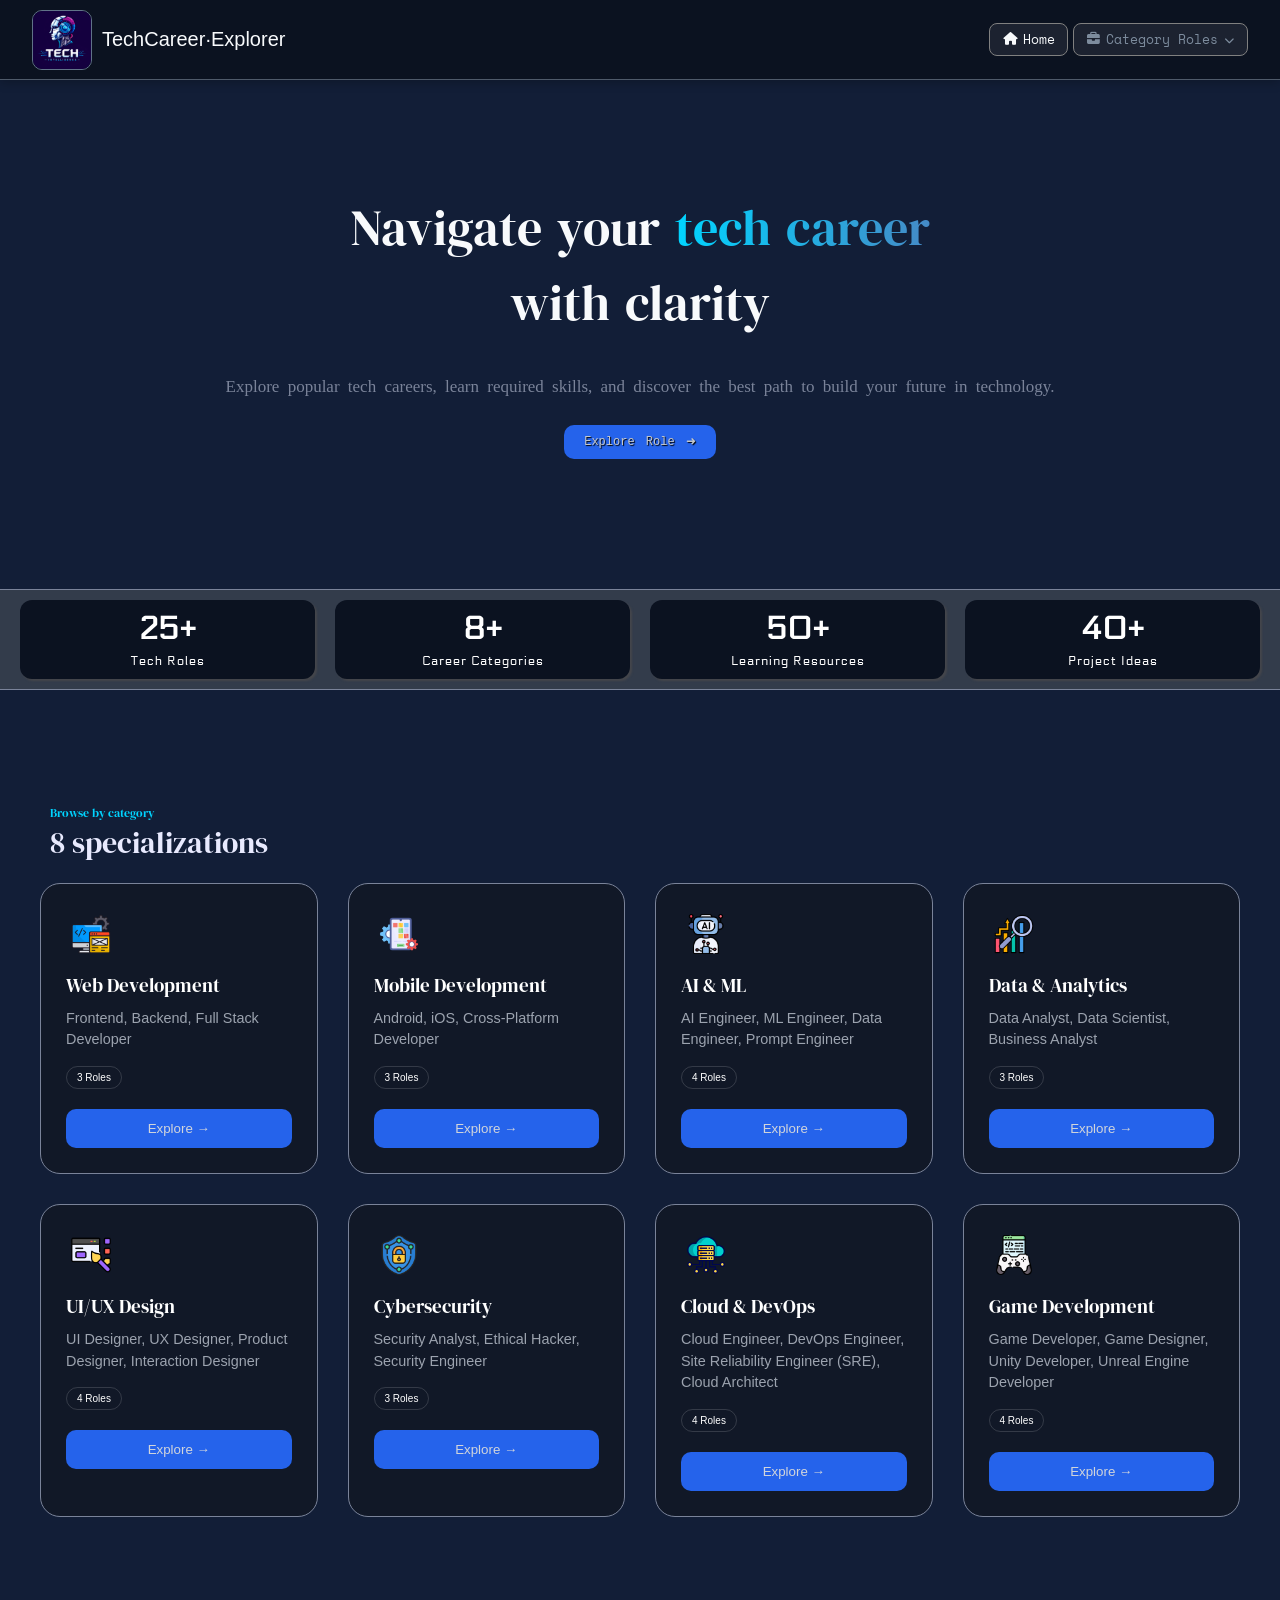
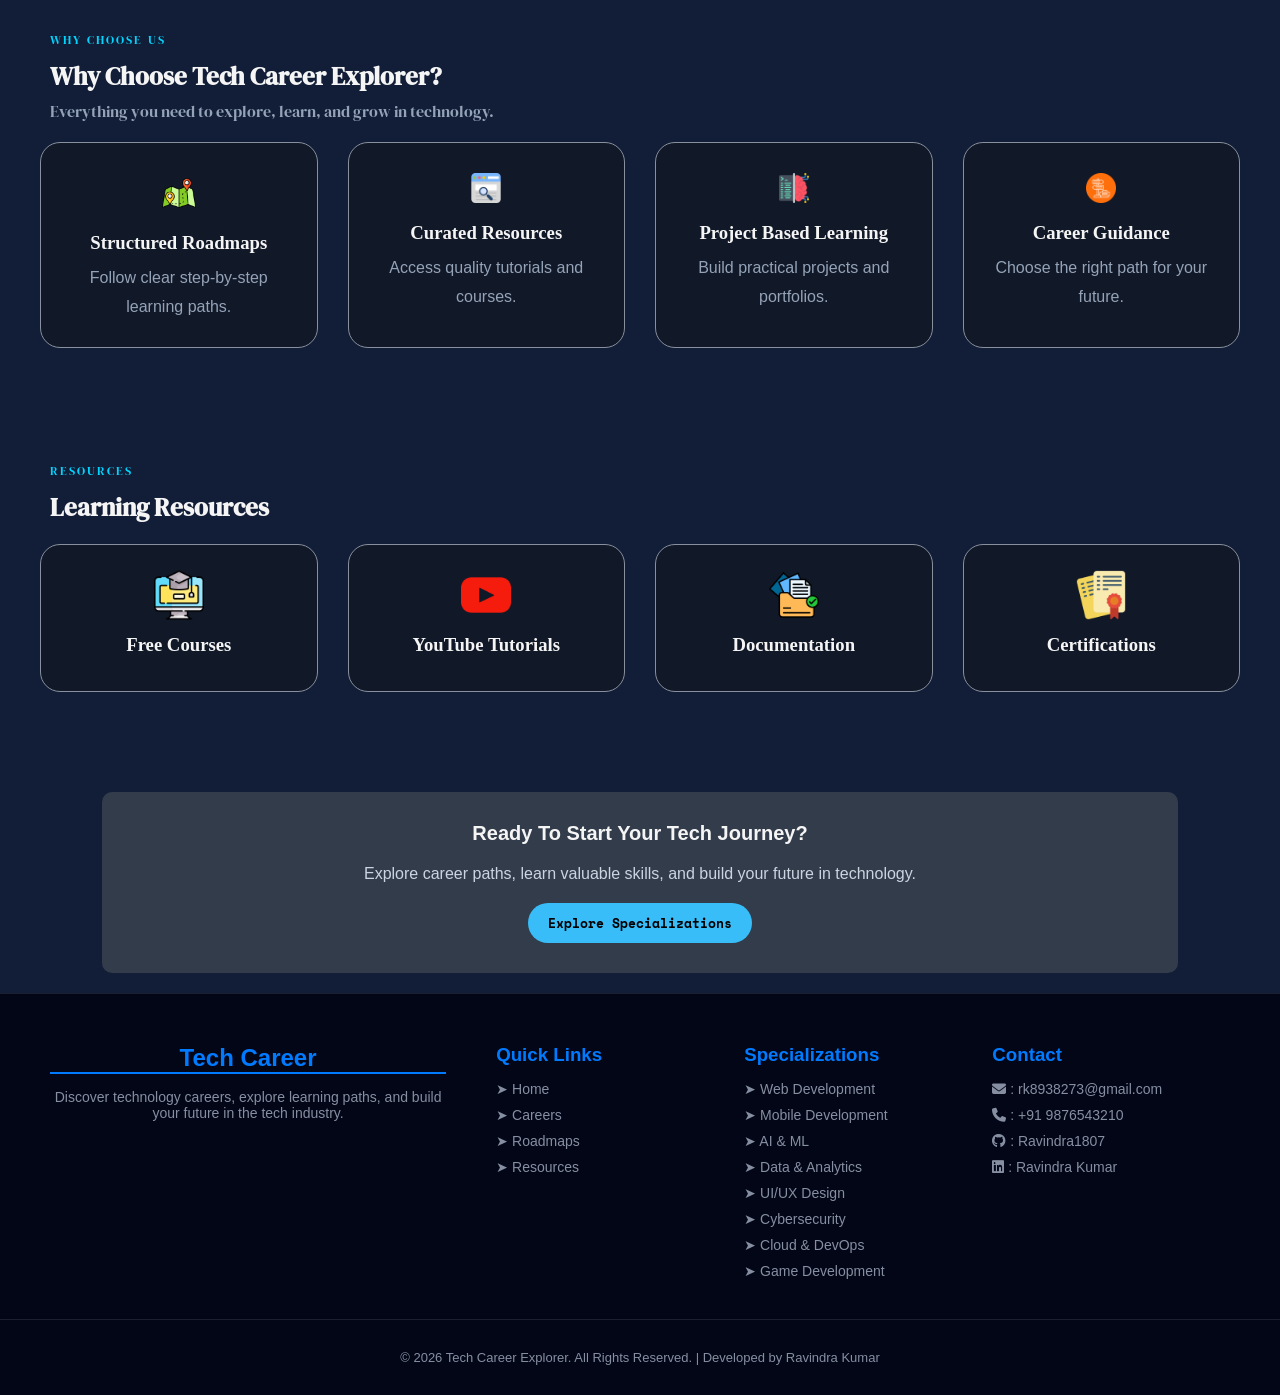
<file: index.html>
<!DOCTYPE html>
<html lang="en">

<head>
    <meta charset="UTF-8">
    <meta name="viewport" content="width=device-width, initial-scale=1.0">
    <link href="https://fonts.googleapis.com/css2?family=Space+Mono:wght@400&display=swap" rel="stylesheet">
    <link rel="stylesheet" href="https://cdnjs.cloudflare.com/ajax/libs/font-awesome/6.5.1/css/all.min.css">
    <link rel="stylesheet" href="CSS/style.css">
    <title>Tech Career Explore</title>
    <style>
        @import url('https://fonts.googleapis.com/css2?family=Black+Ops+One&family=DM+Serif+Display:ital@0;1&family=Poppins:ital,wght@0,100;0,200;0,300;0,400;0,500;0,600;0,700;0,800;0,900;1,100;1,200;1,300;1,400;1,500;1,600;1,700;1,800;1,900&display=swap');
        @import url('https://fonts.googleapis.com/css2?family=Black+Ops+One&family=DM+Serif+Display:ital@0;1&family=Inter:ital,opsz,wght@0,14..32,100..900;1,14..32,100..900&family=Poppins:ital,wght@0,100;0,200;0,300;0,400;0,500;0,600;0,700;0,800;0,900;1,100;1,200;1,300;1,400;1,500;1,600;1,700;1,800;1,900&display=swap');
        @import url('https://fonts.googleapis.com/css2?family=Black+Ops+One&family=DM+Serif+Display:ital@0;1&family=Electrolize&family=Inter:ital,opsz,wght@0,14..32,100..900;1,14..32,100..900&family=Poppins:ital,wght@0,100;0,200;0,300;0,400;0,500;0,600;0,700;0,800;0,900;1,100;1,200;1,300;1,400;1,500;1,600;1,700;1,800;1,900&display=swap');
    </style>
</head>

<body>

    <header>

        <a class="head-icon" href="#">

            <div class="image-icon">
                <img src="images/Icon.png" alt="TechCareer Explorer logo" height="60" width="60">
            </div>

            <span class="nav-left">TechCareer·Explorer</span>

        </a>

        <button class="menu-btn" aria-label="Toggle navigation menu">
            <i class="fa fa-cog"></i>
        </button>

        <ul class="navbar" id="navLinks">

            <li>
                <a class="nav-one" href="#">
                    <i class="fa-solid fa-house"></i>
                    Home
                </a>
            </li>

            <li class="dropdown">

                <a href="#" class="nav-other dropdown-toggle">
                    <i class="fa-solid fa-briefcase"></i>
                    Category Roles
                    <i class="fa-solid fa-chevron-down"></i>
                </a>

                <ul class="dropdown-menu">
                    <li>
                        <a href="web-development.html"> Web Developer </a>
                    </li>

                    <li>
                        <a href="mobile-development.html"> Mobile Development</a>
                    </li>

                    <li>
                        <a href="AIML.html"> AI & Machine Learning</a>
                    </li>

                    <li>
                        <a href="data-Analytics.html"> Data & Analytics</a>
                    </li>

                    <li>
                        <a href="UX_UX.html"> UI/UX Design</a>
                    </li>

                    <li>
                        <a href="cyber.html">Cybersecurity</a>
                    </li>

                    <li>
                        <a href="cloud&DevOps.html">Cloud & DevOps</a>
                    </li>

                    <li>
                        <a href="game-de.html">Game Development</a>
                    </li>

                </ul>
            </li>


        </ul>



    </header>

    <section class="hero-section">
        <div class="hero">


            <h1>Navigate your <span>tech career</span><br>with clarity</h1>

            <p>
                Explore popular tech careers, learn required skills, and discover the best path to build your future in
                technology.
            </p>

            <div class="button">
                <a class="left-button" href="#catagories">Explore Role ➜</a>
            </div>
        </div>
    </section>

    <section class="stats-section">
        <div class="text-box">
            <div class="text-center">
                <h1>25+</h1>
                <p>Tech Roles</p>
            </div>
            <div class="text-center">
                <h1>8+</h1>
                <p>Career Categories</p>
            </div>
            <div class="text-center">
                <h1>50+</h1>
                <p>Learning Resources</p>
            </div>
            <div class="text-center">
                <h1>40+</h1>
                <p>Project Ideas</p>
            </div>
        </div>
    </section>

    <section class="categories-section" id="catagories">
        <div class="catagories-head">
            <span>Browse by category</span>
            <h2>8 specializations</h2>
        </div>
        <div class="categories">

            <div class="category-card">
                <div class="card-icon"><img src="images/app-development.png" alt="" height="40" width="40"></div>
                <h3>Web Development</h3>
                <p>Frontend, Backend, Full Stack Developer</p>
                <span class="role-count">3 Roles</span>
                <a href="web-development.html"><button>Explore →</button></a>
            </div>

            <div class="category-card">
                <div class="card-icon"><img src="images/app-settings.png" alt="" height="40" width="40"></div>
                <h3>Mobile Development</h3>
                <p>Android, iOS, Cross-Platform Developer</p>
                <span class="role-count">3 Roles</span>
                <a href="mobile-development.html"><button>Explore →</button></a>
            </div>

            <div class="category-card">
                <div class="card-icon"><img src="images/ai-assistant.png" alt="" height="40" width="40"></div>
                <h3>AI &amp; ML</h3>
                <p>AI Engineer, ML Engineer, Data Engineer, Prompt Engineer</p>
                <span class="role-count">4 Roles</span>
                <a href="AIML.html"><button>Explore →</button></a>
            </div>

            <div class="category-card">
                <div class="card-icon"><img src="images/analitics.png" alt="" height="40" width="40"></div>
                <h3>Data &amp; Analytics</h3>
                <p>Data Analyst, Data Scientist, Business Analyst</p>
                <span class="role-count">3 Roles</span>
                <a href="data-Analytics.html"><button>Explore →</button></a>
            </div>

            <div class="category-card">
                <div class="card-icon"><img src="images/web-design.png" alt="" height="40" width="40"></div>
                <h3>UI/UX Design</h3>
                <p>UI Designer, UX Designer, Product Designer, Interaction Designer</p>
                <span class="role-count">4 Roles</span>
                <a href="UX_UX.html"><button>Explore →</button></a>
            </div>

            <div class="category-card">
                <div class="card-icon"><img src="images/cyber-security.png" alt="" height="40" width="40"></div>
                <h3>Cybersecurity</h3>
                <p>Security Analyst, Ethical Hacker, Security Engineer</p>
                <span class="role-count">3 Roles</span>
                <a href="cyber.html"><button>Explore →</button></a>
            </div>

            <div class="category-card">
                <div class="card-icon"><img src="images/server.png" alt="" height="40" width="40"></div>
                <h3>Cloud &amp; DevOps</h3>
                <p>Cloud Engineer, DevOps Engineer, Site Reliability Engineer (SRE), Cloud Architect</p>
                <span class="role-count">4 Roles</span>
                <a href="cloud&DevOps.html"><button>Explore →</button></a>
            </div>

            <div class="category-card">
                <div class="card-icon"><img src="images/game.png" alt="" height="40" width="40"></div>
                <h3>Game Development</h3>
                <p>Game Developer, Game Designer, Unity Developer, Unreal Engine Developer</p>
                <span class="role-count">4 Roles</span>
                <a href="game-de.html"><button>Explore →</button></a>
            </div>

        </div>
    </section>

    <section class="why">
        <div class="heading">
            <span>WHY CHOOSE US</span>
            <h2>Why Choose Tech Career Explorer?</h2>
            <p>Everything you need to explore, learn, and grow in technology.</p>
        </div>

        <div class="why-container">
            <div class="why-card">
                <div class="card-icon">
                    <img src="images/road-map.png" alt="" height="40" width="40">
                </div>
                <h3>Structured Roadmaps</h3>
                <p>Follow clear step-by-step learning paths.</p>
            </div>

            <div class="why-card">
                <div class="card-icon">
                    <img src="images/person.png" alt="" height="30" width="30">
                </div>
                <h3>Curated Resources</h3>
                <p>Access quality tutorials and courses.</p>
            </div>

            <div class="why-card">
                <div class="card-icon">
                    <img src="images/coding.png" alt="" height="30" width="30">
                </div>
                <h3>Project Based Learning</h3>
                <p>Build practical projects and portfolios.</p>
            </div>

            <div class="why-card">
                <div class="card-icon">
                    <img src="images/career-choice.png" alt="" height="30" width="30">
                </div>
                <h3>Career Guidance</h3>
                <p>Choose the right path for your future.</p>
            </div>
        </div>
    </section>

    <section class="resources">
        <div class="heading">
            <span>RESOURCES</span>
            <h2>Learning Resources</h2>
        </div>

        <div class="resource-container">
            <div class="resource-card">
                <a ><img src="images/online-learning.png" alt="" height="50" width="50"></a>
                <h3>Free Courses</h3>
            </div>

            <div class="resource-card">
                <a ><img src="images/youtube.png" alt="" height="50" width="50"></a>
                <h3>YouTube Tutorials</h3>
            </div>

            <div class="resource-card">
                <a ><img src="images/documentation.png" alt="" height="50" width="50"></a>
                <h3>Documentation</h3>
            </div>

            <div class="resource-card">
                <a><img src="images/contract.png" alt="" height="50" width="50"></a>
                <h3>Certifications</h3>
            </div>
        </div>
    </section>

    <section class="cta">
        <h2>Ready To Start Your Tech Journey?</h2>
        <p>Explore career paths, learn valuable skills, and build your future in technology.</p>
        <a href="#catagories" class="cta-btn">Explore Specializations</a>
    </section>

    <footer class="footer">
        <div class="footer-container">

            <div class="footer-box">
                <div class="U">
                    <h2>Tech Career</h2>
                    <p>
                        Discover technology careers, explore learning paths,
                        and build your future in the tech industry.
                    </p>
                </div>
            </div>

            <div class="footer-box">
                <h3>Quick Links</h3>
                <ul>
                    <li><a  href="index.html">➤ Home</a></li>
                    <li><a href="index.html">➤ Careers</a></li>
                    <li><a href="index.html">➤ Roadmaps</a></li>
                    <li><a href="index.html">➤ Resources</a></li>
                </ul>
            </div>

            <div class="footer-box">
                <h3>Specializations</h3>
                <ul>
                    <li><a href="web-development.html">➤ Web Development</a></li>
                    <li><a href="mobile-development.html">➤ Mobile Development</a></li>
                    <li><a href="AIML.html">➤ AI & ML</a></li>
                    <li><a href="data-Analytics.html">➤ Data & Analytics</a></li>
                    <li><a href="UX_UX.html">➤ UI/UX Design</a></li>
                    <li><a href="cyber.html">➤ Cybersecurity</a></li>
                    <li><a href="cloud&DevOps.html">➤ Cloud & DevOps</a></li>
                    <li><a href="game-de.html">➤ Game Development</a></li>
                </ul>
            </div>

            <div class="footer-box">
                <h3>Contact</h3>
                <ul>
                    <li><i class="fa-solid fa-envelope"></i> : <a
                            href="mailto:rk8938273@gmail.com" target="_blank">rk8938273@gmail.com</a></li>
                    <li><i class="fa-solid fa-phone"></i> : <a href="tel:+919876543210"  target="_blank">+91 9876543210</a></li>
                    <li><i class="fa-brands fa-github"></i> : <a href="https://github.com/Ravindra1807"  target="_blank">Ravindra1807</a>
                    </li>
                    <li><i class="fa-brands fa-linkedin"></i> : <a
                            href="https://www.linkedin.com/in/ravindra-kumar-a95761385" target="_blank">Ravindra Kumar</a></li>
                </ul>
            </div>

        </div>

        <div class="footer-bottom">
            <p>© 2026 Tech Career Explorer. All Rights Reserved. | Developed by Ravindra Kumar</p>
        </div>
    </footer>

    <script>
        const menuBtn = document.querySelector(".menu-btn");
        const navLinks = document.querySelector("#navLinks");
        const dropdowns = document.querySelectorAll(".dropdown");

        // Mobile hamburger toggle
        menuBtn.addEventListener("click", (e) => {
            e.stopPropagation();
            navLinks.classList.toggle("active");
        });

        // Close navbar + all dropdowns on outside click
        document.addEventListener("click", (e) => {
            if (!navLinks.contains(e.target) && !menuBtn.contains(e.target)) {
                navLinks.classList.remove("active");
                dropdowns.forEach((d) => d.classList.remove("open"));
            }
        });

        // Dropdown toggle — 1 click open, same click close
        dropdowns.forEach((dropdown) => {
            const toggle = dropdown.querySelector(".dropdown-toggle");

            toggle.addEventListener("click", (e) => {
                e.preventDefault();
                e.stopPropagation();

                const isOpen = dropdown.classList.contains("open");

                // close all first
                dropdowns.forEach((d) => d.classList.remove("open"));

                // toggle this one
                if (!isOpen) dropdown.classList.add("open");
            });
        });

        // Clicks inside dropdown-menu don't close it
        document.querySelectorAll(".dropdown-menu").forEach((menu) => {
            menu.addEventListener("click", (e) => e.stopPropagation());
        });
    </script>

</body>

</html>
</file>
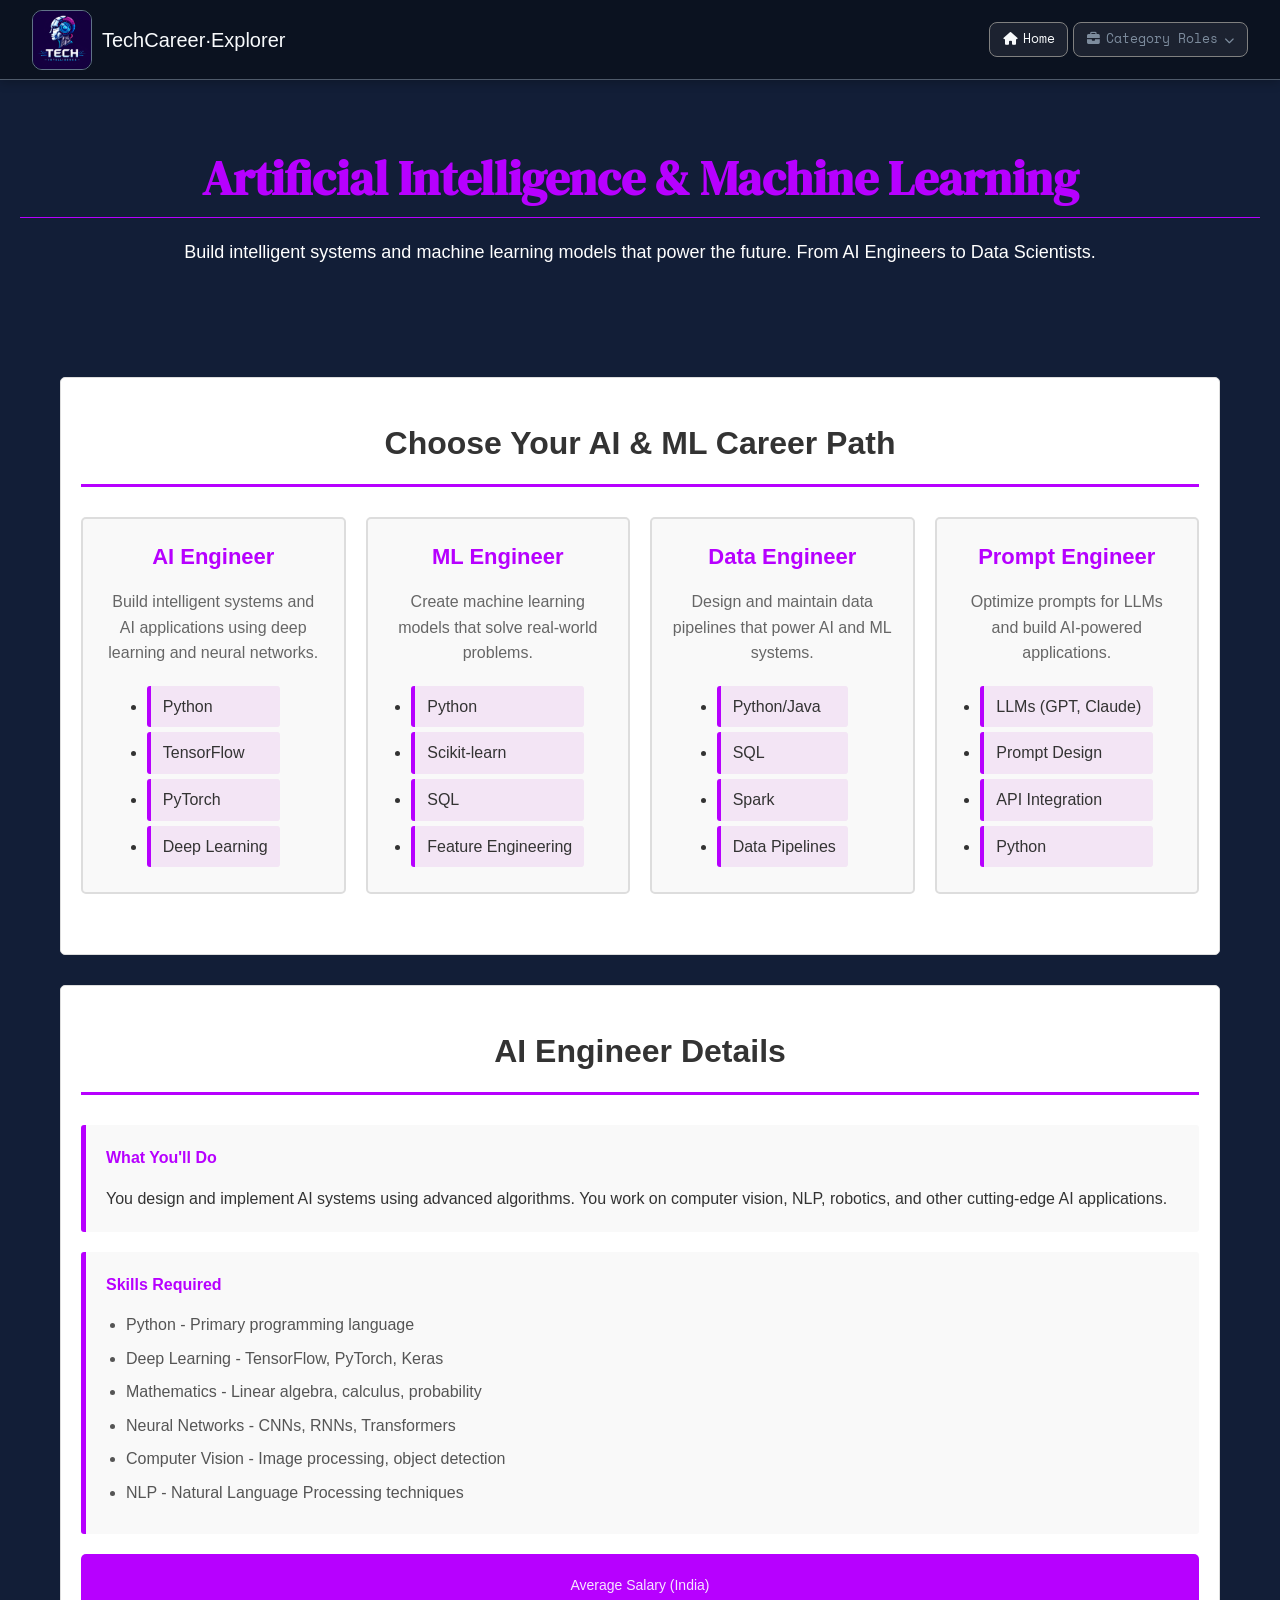
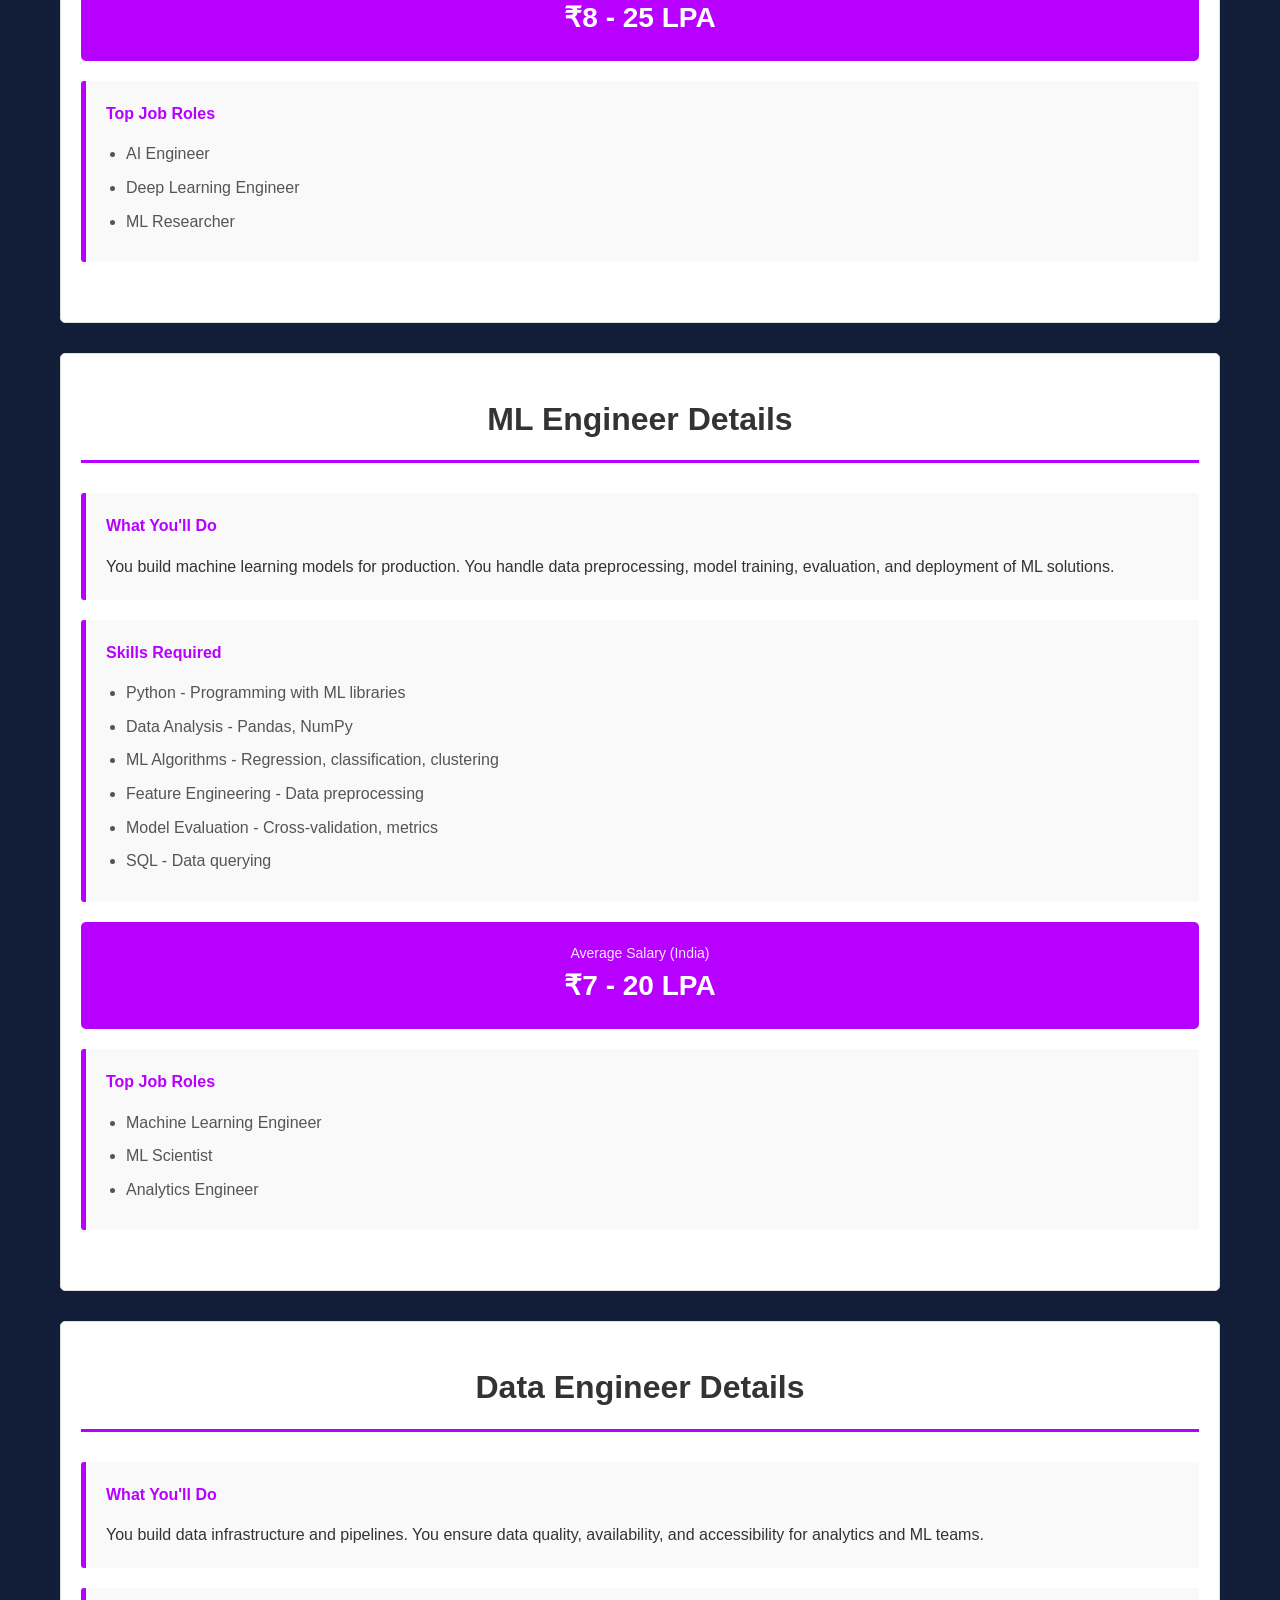
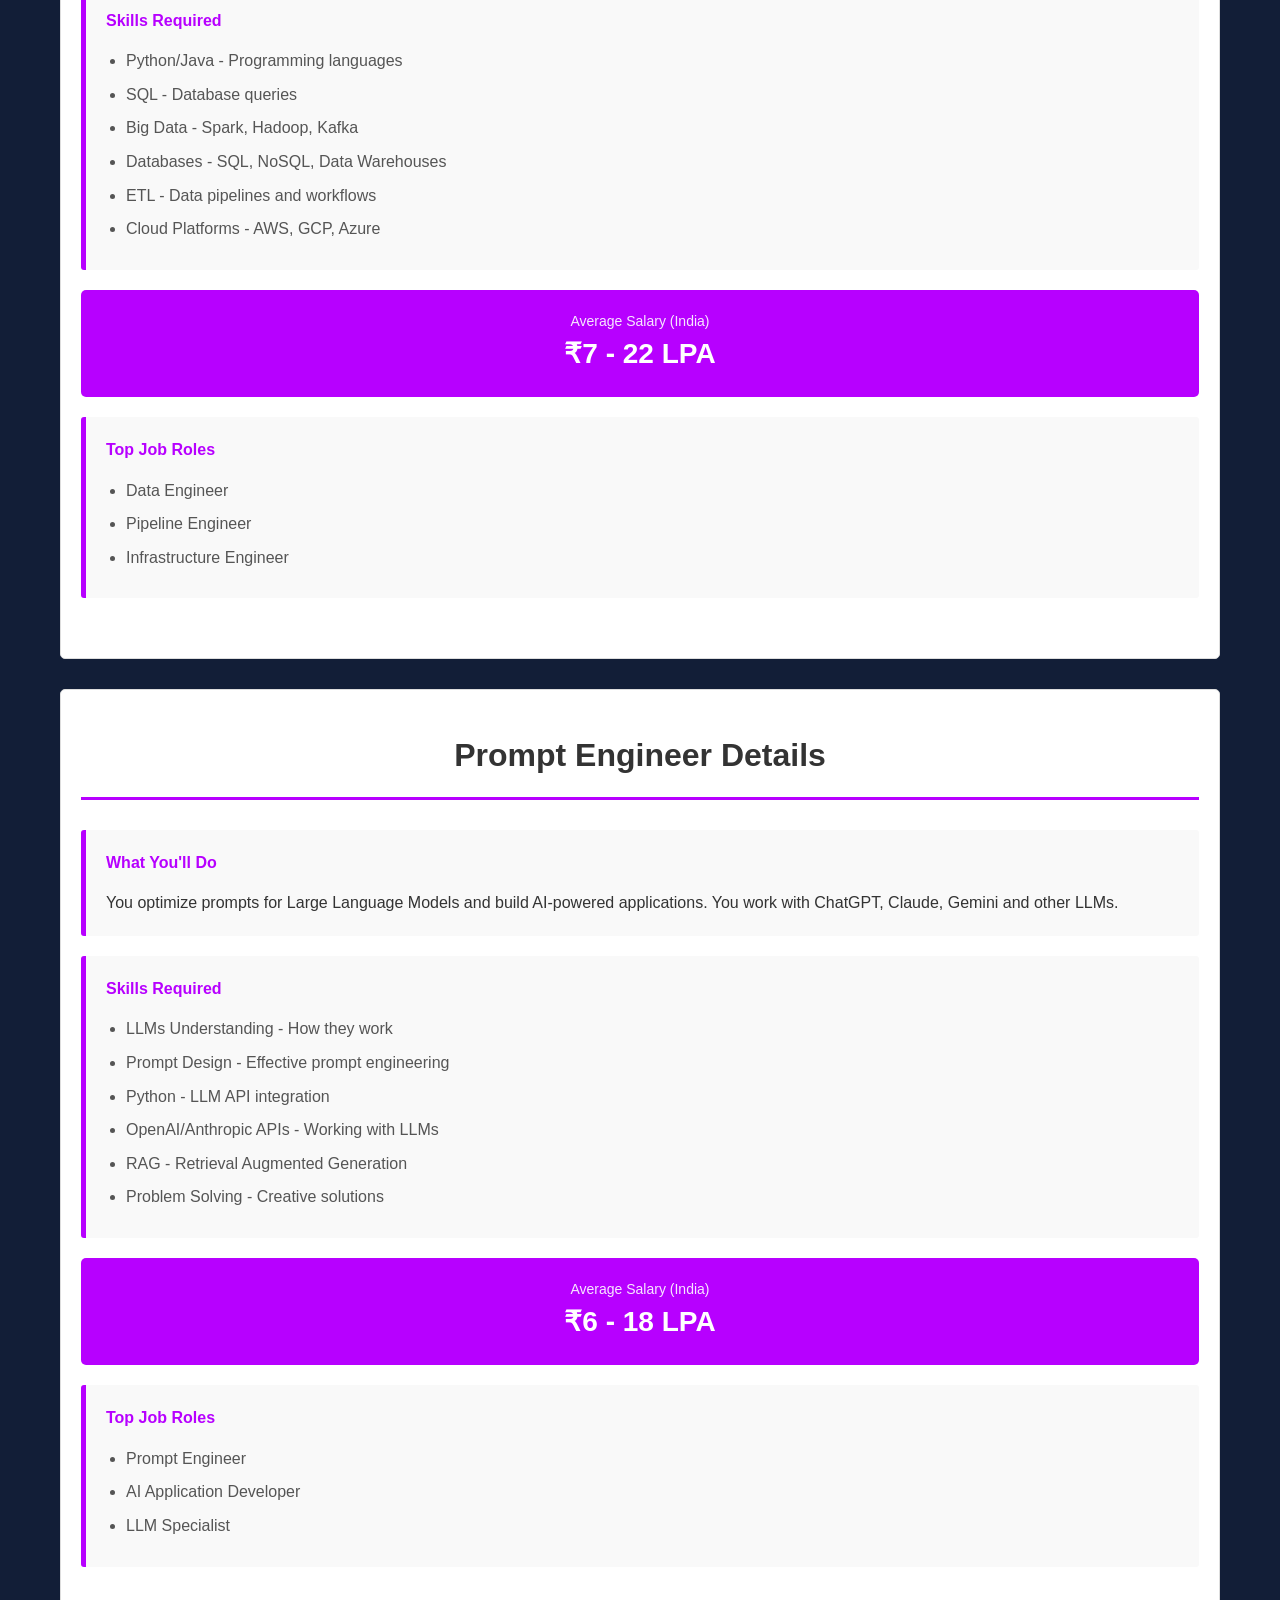
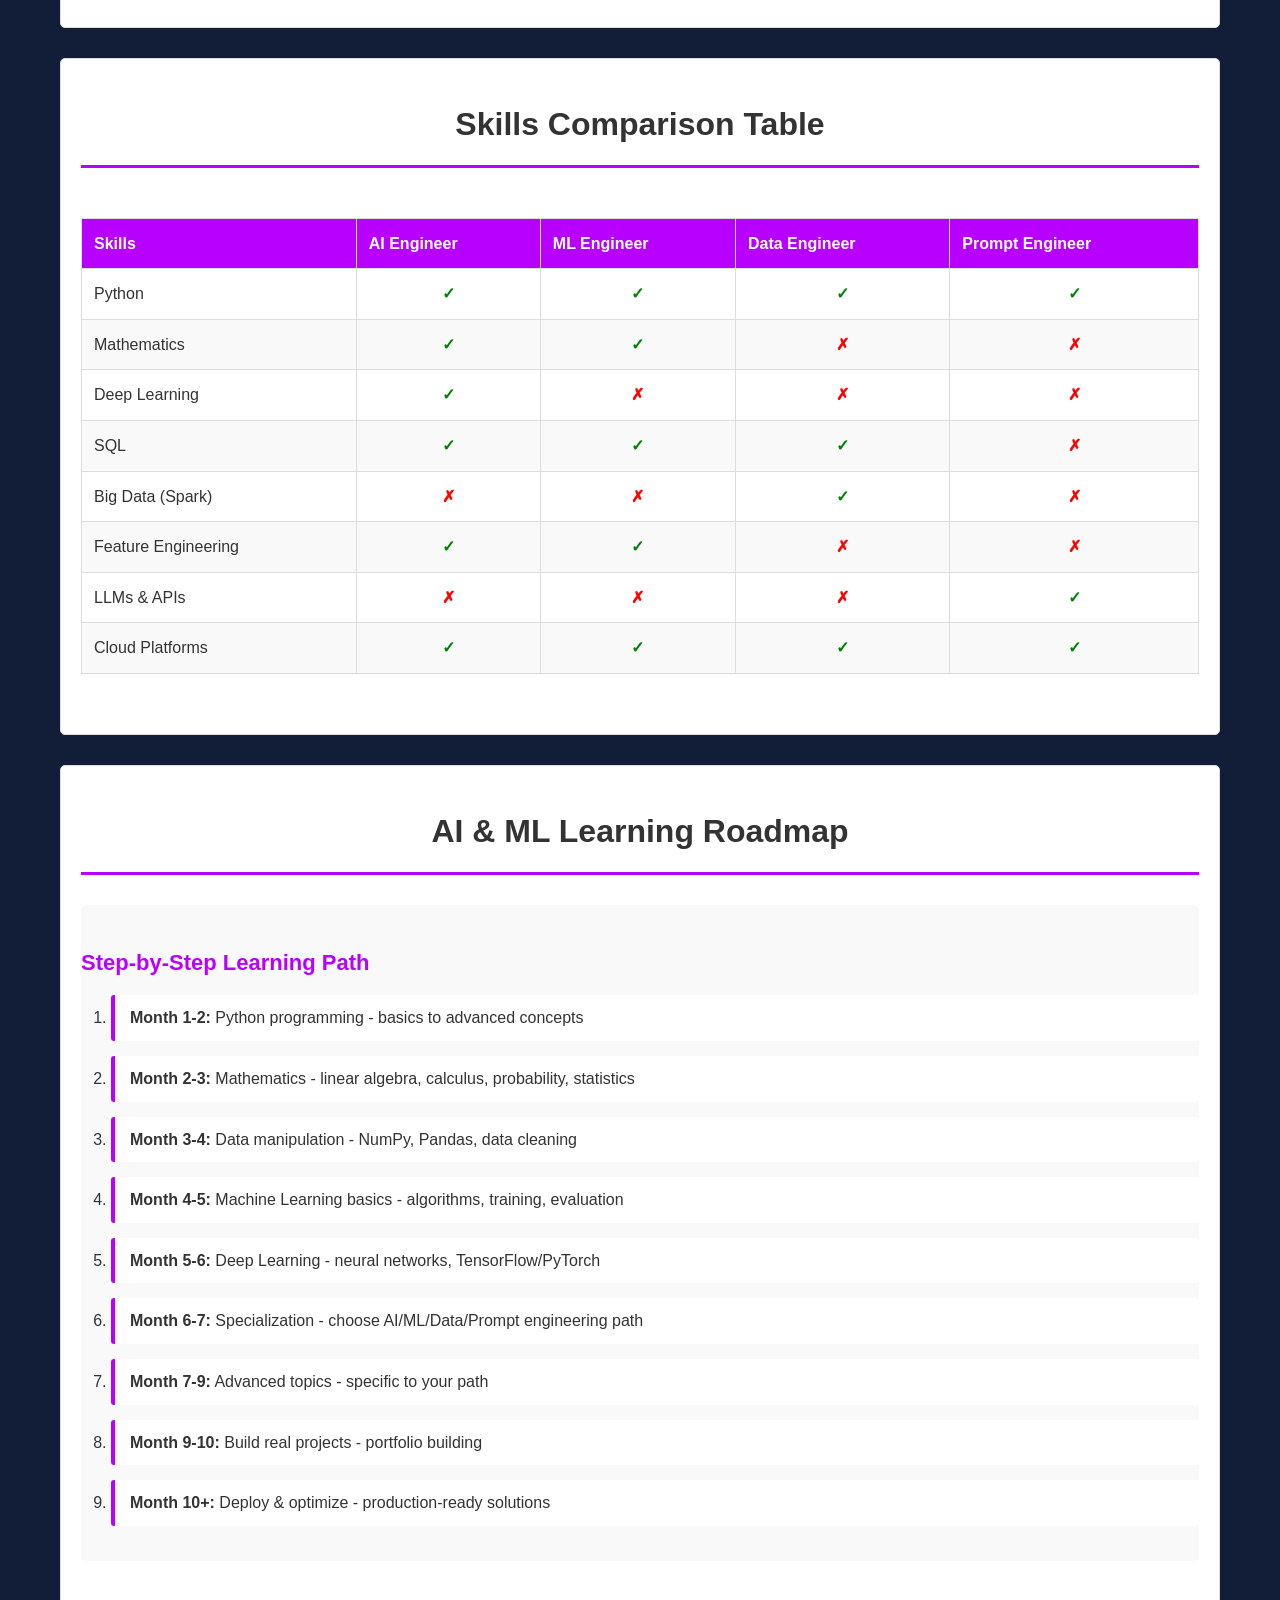
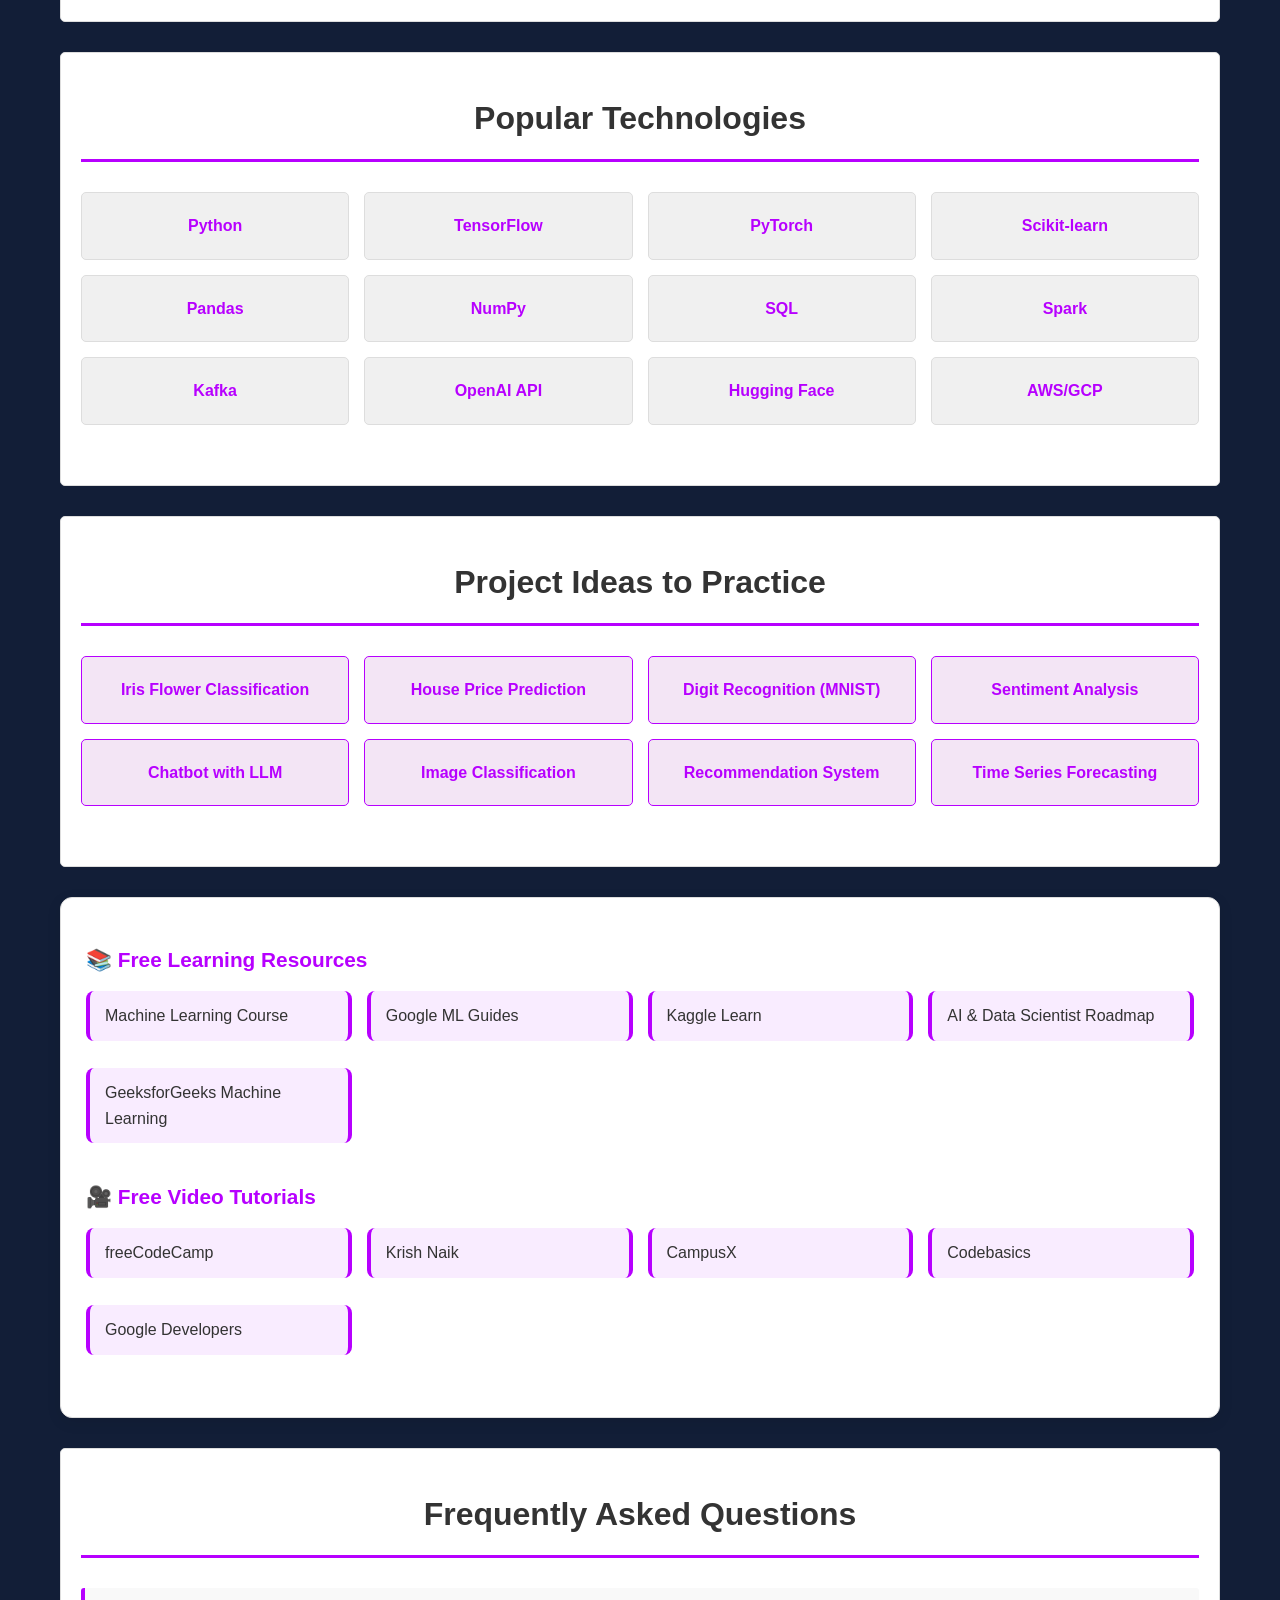
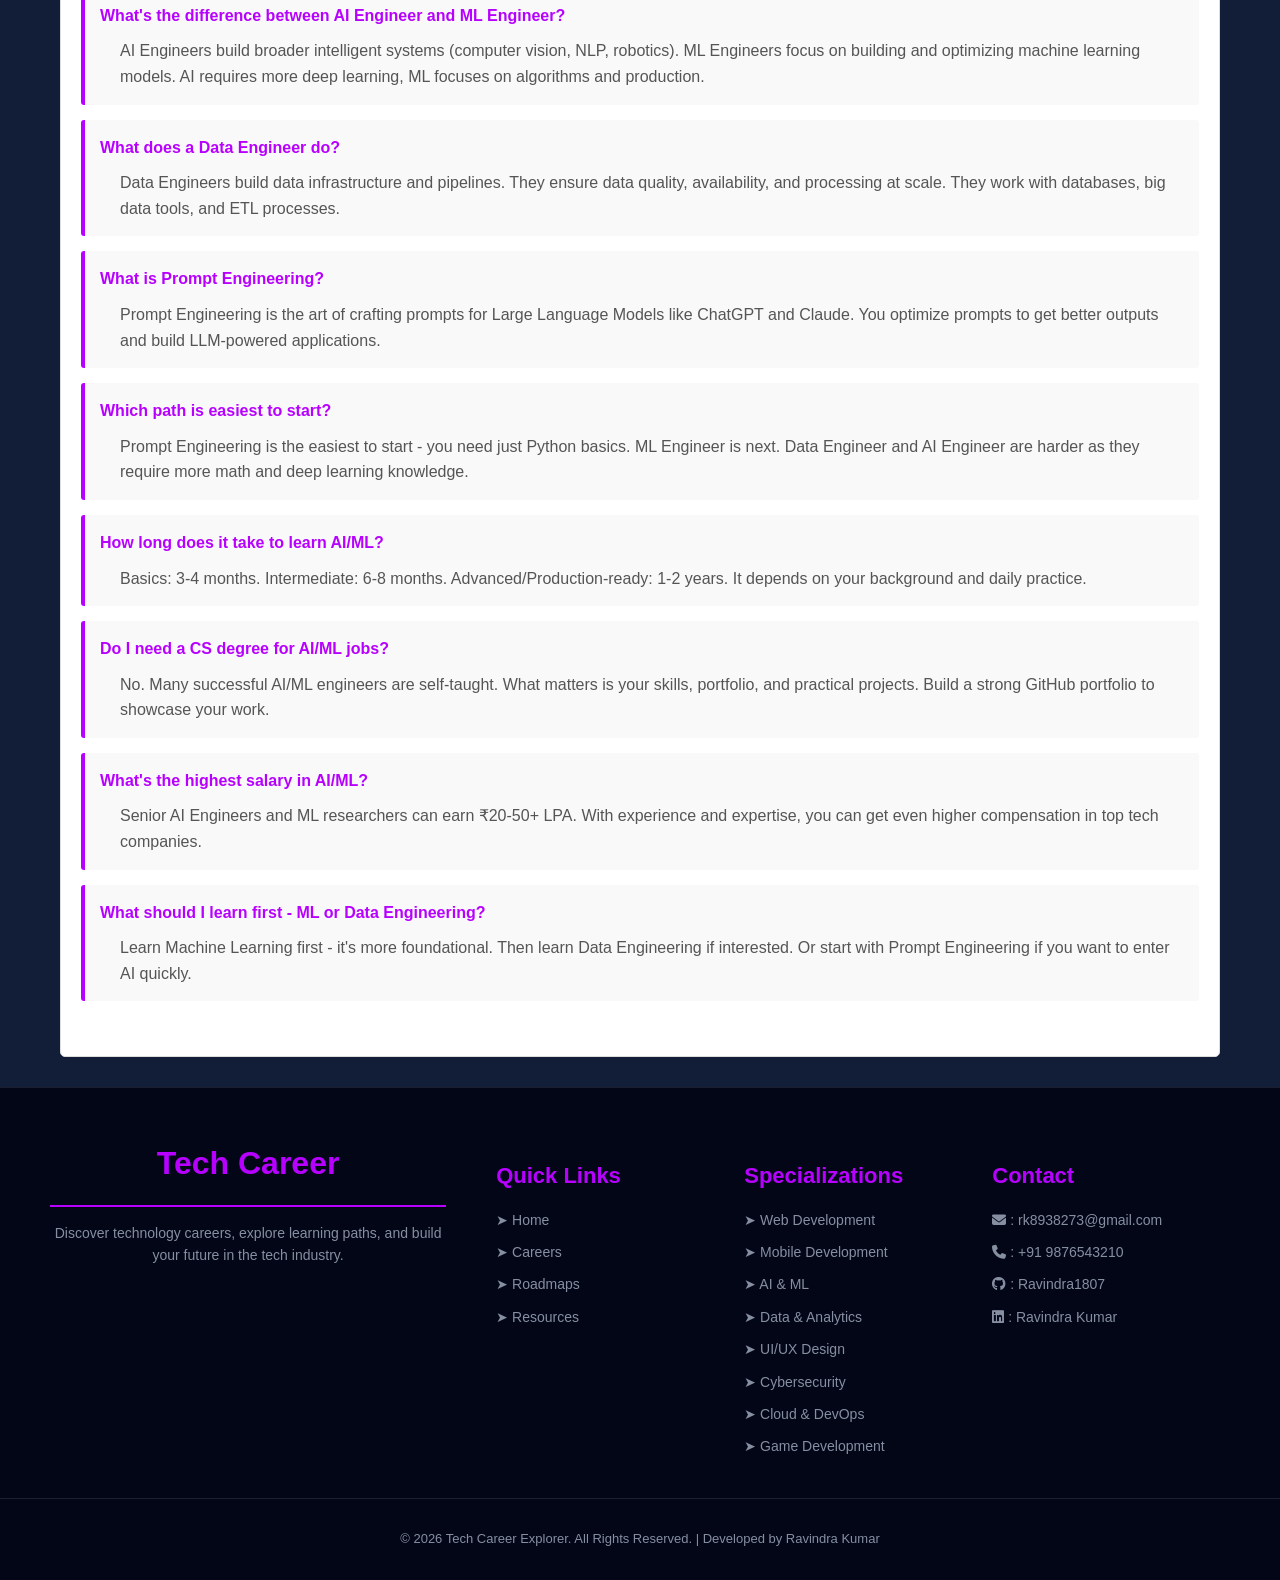
<file: AIML.html>
<!DOCTYPE html>
<html lang="en">

<head>
    <meta charset="UTF-8">
    <meta name="viewport" content="width=device-width, initial-scale=1.0">
    <link href="https://fonts.googleapis.com/css2?family=Space+Mono:wght@400&display=swap" rel="stylesheet">
    <link rel="stylesheet" href="https://cdnjs.cloudflare.com/ajax/libs/font-awesome/6.5.1/css/all.min.css">
    <title>TechCareer Explorer - AI & ML</title>
   <link rel="stylesheet" href="CSS/AIML.css">
</head>

<body>

    <header>

        <a class="head-icon" href="#">
            <div class="image-icon">
                <img src="images/Icon.png" alt="TechCareer Explorer logo" height="60" width="60">
            </div>
            <span class="nav-left">TechCareer·Explorer</span>
        </a>

        <button class="menu-btn" aria-label="Toggle navigation menu">
            <i class="fa fa-cog"></i>
        </button>

        <ul class="navbar" id="navLinks">

            <li>
                <a class="nav-one" href="index.html">
                    <i class="fa-solid fa-house"></i>
                    Home
                </a>
            </li>

            <li class="dropdown">
                <a href="#" class="nav-other dropdown-toggle">
                    <i class="fa-solid fa-briefcase"></i>
                    Category Roles
                    <i class="fa-solid fa-chevron-down"></i>
                </a>
                <ul class="dropdown-menu">
                    <li> <a href="web-development.html">Web Developer </a></li>

                    <li> <a href="mobile-development.html"> Mobile Development</a></li>

                    <li> <a href="AIML.html">AI & Machine Learning</a></li>

                    <li> <a href="data-Analytics.html">Data & Analytics</a></li>

                    <li> <a href="UX_UX.html">UI/UX Design</a></li>

                    <li> <a href="cyber.html">Cybersecurity</a></li>

                    <li> <a href="cloud&DevOps.html">Cloud & DevOps</a></li>

                    <li> <a href="game-de.html">Game Development</a></li>

                </ul>
            </li>


        </ul>



    </header>
    <!-- ============ HERO SECTION ============ -->
    <div class="hero">
        <h1>Artificial Intelligence & Machine Learning</h1>
        <p>Build intelligent systems and machine learning models that power the future. From AI Engineers to Data
            Scientists.</p>
    </div>


    <!-- ============ MAIN CONTAINER ============ -->
    <div class="container">

        <!-- ============ CAREER PATHS ============ -->
        <section id="careers">
            <h2>Choose Your AI & ML Career Path</h2>
            <div class="cards-container">
                <div class="card">
                    <h3>AI Engineer</h3>
                    <p>Build intelligent systems and AI applications using deep learning and neural networks.</p>
                    <ul class="tech-list">
                        <li>Python</li>
                        <li>TensorFlow</li>
                        <li>PyTorch</li>
                        <li>Deep Learning</li>
                    </ul>
                </div>

                <div class="card">
                    <h3>ML Engineer</h3>
                    <p>Create machine learning models that solve real-world problems.</p>
                    <ul class="tech-list">
                        <li>Python</li>
                        <li>Scikit-learn</li>
                        <li>SQL</li>
                        <li>Feature Engineering</li>
                    </ul>
                </div>

                <div class="card">
                    <h3>Data Engineer</h3>
                    <p>Design and maintain data pipelines that power AI and ML systems.</p>
                    <ul class="tech-list">
                        <li>Python/Java</li>
                        <li>SQL</li>
                        <li>Spark</li>
                        <li>Data Pipelines</li>
                    </ul>
                </div>

                <div class="card">
                    <h3>Prompt Engineer</h3>
                    <p>Optimize prompts for LLMs and build AI-powered applications.</p>
                    <ul class="tech-list">
                        <li>LLMs (GPT, Claude)</li>
                        <li>Prompt Design</li>
                        <li>API Integration</li>
                        <li>Python</li>
                    </ul>
                </div>
            </div>
        </section>

        <!-- ============ DETAILED ROLES ============ -->
        <section>
            <h2>AI Engineer Details</h2>
            <div class="role-info">
                <h4>What You'll Do</h4>
                <p>You design and implement AI systems using advanced algorithms. You work on computer vision, NLP,
                    robotics, and other cutting-edge AI applications.</p>
            </div>

            <div class="role-info">
                <h4>Skills Required</h4>
                <ul>
                    <li>Python - Primary programming language</li>
                    <li>Deep Learning - TensorFlow, PyTorch, Keras</li>
                    <li>Mathematics - Linear algebra, calculus, probability</li>
                    <li>Neural Networks - CNNs, RNNs, Transformers</li>
                    <li>Computer Vision - Image processing, object detection</li>
                    <li>NLP - Natural Language Processing techniques</li>
                </ul>
            </div>

            <div class="salary-box">
                <div class="label">Average Salary (India)</div>
                <div class="amount">₹8 - 25 LPA</div>
            </div>

            <div class="role-info">
                <h4>Top Job Roles</h4>
                <ul>
                    <li>AI Engineer</li>
                    <li>Deep Learning Engineer</li>
                    <li>ML Researcher</li>
                </ul>
            </div>
        </section>

        <section>
            <h2>ML Engineer Details</h2>
            <div class="role-info">
                <h4>What You'll Do</h4>
                <p>You build machine learning models for production. You handle data preprocessing, model training,
                    evaluation, and deployment of ML solutions.</p>
            </div>

            <div class="role-info">
                <h4>Skills Required</h4>
                <ul>
                    <li>Python - Programming with ML libraries</li>
                    <li>Data Analysis - Pandas, NumPy</li>
                    <li>ML Algorithms - Regression, classification, clustering</li>
                    <li>Feature Engineering - Data preprocessing</li>
                    <li>Model Evaluation - Cross-validation, metrics</li>
                    <li>SQL - Data querying</li>
                </ul>
            </div>

            <div class="salary-box">
                <div class="label">Average Salary (India)</div>
                <div class="amount">₹7 - 20 LPA</div>
            </div>

            <div class="role-info">
                <h4>Top Job Roles</h4>
                <ul>
                    <li>Machine Learning Engineer</li>
                    <li>ML Scientist</li>
                    <li>Analytics Engineer</li>
                </ul>
            </div>
        </section>


        <section>
            <h2>Data Engineer Details</h2>
            <div class="role-info">
                <h4>What You'll Do</h4>
                <p>You build data infrastructure and pipelines. You ensure data quality, availability, and accessibility
                    for analytics and ML teams.</p>
            </div>

            <div class="role-info">
                <h4>Skills Required</h4>
                <ul>
                    <li>Python/Java - Programming languages</li>
                    <li>SQL - Database queries</li>
                    <li>Big Data - Spark, Hadoop, Kafka</li>
                    <li>Databases - SQL, NoSQL, Data Warehouses</li>
                    <li>ETL - Data pipelines and workflows</li>
                    <li>Cloud Platforms - AWS, GCP, Azure</li>
                </ul>
            </div>

            <div class="salary-box">
                <div class="label">Average Salary (India)</div>
                <div class="amount">₹7 - 22 LPA</div>
            </div>

            <div class="role-info">
                <h4>Top Job Roles</h4>
                <ul>
                    <li>Data Engineer</li>
                    <li>Pipeline Engineer</li>
                    <li>Infrastructure Engineer</li>
                </ul>
            </div>
        </section>

        <section>
            <h2>Prompt Engineer Details</h2>
            <div class="role-info">
                <h4>What You'll Do</h4>
                <p>You optimize prompts for Large Language Models and build AI-powered applications. You work with
                    ChatGPT, Claude, Gemini and other LLMs.</p>
            </div>

            <div class="role-info">
                <h4>Skills Required</h4>
                <ul>
                    <li>LLMs Understanding - How they work</li>
                    <li>Prompt Design - Effective prompt engineering</li>
                    <li>Python - LLM API integration</li>
                    <li>OpenAI/Anthropic APIs - Working with LLMs</li>
                    <li>RAG - Retrieval Augmented Generation</li>
                    <li>Problem Solving - Creative solutions</li>
                </ul>
            </div>

            <div class="salary-box">
                <div class="label">Average Salary (India)</div>
                <div class="amount">₹6 - 18 LPA</div>
            </div>

            <div class="role-info">
                <h4>Top Job Roles</h4>
                <ul>
                    <li>Prompt Engineer</li>
                    <li>AI Application Developer</li>
                    <li>LLM Specialist</li>
                </ul>
            </div>
        </section>

        <!-- ============ SKILLS COMPARISON ============ -->

        <!-- ============ SKILLS COMPARISON ============ -->
        <section>
            <h2>Skills Comparison Table</h2>
            <div class="table-wrapper">
                <table>
                    <thead>
                        <tr>
                            <th>Skills</th>
                            <th>AI Engineer</th>
                            <th>ML Engineer</th>
                            <th>Data Engineer</th>
                            <th>Prompt Engineer</th>
                        </tr>
                    </thead>
                    <tbody>
                        <tr>
                            <td>Python</td>
                            <td class="checkmark">✓</td>
                            <td class="checkmark">✓</td>
                            <td class="checkmark">✓</td>
                            <td class="checkmark">✓</td>
                        </tr>
                        <tr>
                            <td>Mathematics</td>
                            <td class="checkmark">✓</td>
                            <td class="checkmark">✓</td>
                            <td class="cross">✗</td>
                            <td class="cross">✗</td>
                        </tr>
                        <tr>
                            <td>Deep Learning</td>
                            <td class="checkmark">✓</td>
                            <td class="cross">✗</td>
                            <td class="cross">✗</td>
                            <td class="cross">✗</td>
                        </tr>
                        <tr>
                            <td>SQL</td>
                            <td class="checkmark">✓</td>
                            <td class="checkmark">✓</td>
                            <td class="checkmark">✓</td>
                            <td class="cross">✗</td>
                        </tr>
                        <tr>
                            <td>Big Data (Spark)</td>
                            <td class="cross">✗</td>
                            <td class="cross">✗</td>
                            <td class="checkmark">✓</td>
                            <td class="cross">✗</td>
                        </tr>
                        <tr>
                            <td>Feature Engineering</td>
                            <td class="checkmark">✓</td>
                            <td class="checkmark">✓</td>
                            <td class="cross">✗</td>
                            <td class="cross">✗</td>
                        </tr>
                        <tr>
                            <td>LLMs & APIs</td>
                            <td class="cross">✗</td>
                            <td class="cross">✗</td>
                            <td class="cross">✗</td>
                            <td class="checkmark">✓</td>
                        </tr>
                        <tr>
                            <td>Cloud Platforms</td>
                            <td class="checkmark">✓</td>
                            <td class="checkmark">✓</td>
                            <td class="checkmark">✓</td>
                            <td class="checkmark">✓</td>
                        </tr>
                    </tbody>
                </table>
            </div>
        </section>





        <!-- ============ ROADMAP ============ -->
        <section id="roadmap">
            <h2>AI & ML Learning Roadmap</h2>
            <div class="roadmap-list">
                <h3>Step-by-Step Learning Path</h3>
                <ol>
                    <li><strong>Month 1-2:</strong> Python programming - basics to advanced concepts</li>
                    <li><strong>Month 2-3:</strong> Mathematics - linear algebra, calculus, probability, statistics</li>
                    <li><strong>Month 3-4:</strong> Data manipulation - NumPy, Pandas, data cleaning</li>
                    <li><strong>Month 4-5:</strong> Machine Learning basics - algorithms, training, evaluation</li>
                    <li><strong>Month 5-6:</strong> Deep Learning - neural networks, TensorFlow/PyTorch</li>
                    <li><strong>Month 6-7:</strong> Specialization - choose AI/ML/Data/Prompt engineering path</li>
                    <li><strong>Month 7-9:</strong> Advanced topics - specific to your path</li>
                    <li><strong>Month 9-10:</strong> Build real projects - portfolio building</li>
                    <li><strong>Month 10+:</strong> Deploy & optimize - production-ready solutions</li>
                </ol>
            </div>
        </section>

        <!-- ============ TECHNOLOGIES ============ -->
        <section id="resources">
            <h2>Popular Technologies</h2>
            <div class="tech-grid">
                <div class="tech-item">Python</div>
                <div class="tech-item">TensorFlow</div>
                <div class="tech-item">PyTorch</div>
                <div class="tech-item">Scikit-learn</div>
                <div class="tech-item">Pandas</div>
                <div class="tech-item">NumPy</div>
                <div class="tech-item">SQL</div>
                <div class="tech-item">Spark</div>
                <div class="tech-item">Kafka</div>
                <div class="tech-item">OpenAI API</div>
                <div class="tech-item">Hugging Face</div>
                <div class="tech-item">AWS/GCP</div>
            </div>
        </section>

        <!-- ============ PROJECT IDEAS ============ -->
        <section>
            <h2>Project Ideas to Practice</h2>
            <div class="projects-grid">
                <div class="project-item">Iris Flower Classification</div>
                <div class="project-item">House Price Prediction</div>
                <div class="project-item">Digit Recognition (MNIST)</div>
                <div class="project-item">Sentiment Analysis</div>
                <div class="project-item">Chatbot with LLM</div>
                <div class="project-item">Image Classification</div>
                <div class="project-item">Recommendation System</div>
                <div class="project-item">Time Series Forecasting</div>
            </div>
        </section>



        <section class="resources">

            <h3>📚 Free Learning Resources</h3>

            <ul>
                <li><a href="https://www.coursera.org/learn/machine-learning" target="_blank">Machine Learning
                        Course</a></li>

                <li><a href="https://developers.google.com/machine-learning" target="_blank">Google ML Guides</a></li>

                <li><a href="https://www.kaggle.com/learn" target="_blank">Kaggle Learn</a></li>

                <li><a href="https://roadmap.sh/ai-data-scientist" target="_blank">AI & Data Scientist Roadmap</a></li>

                <li><a href="https://www.geeksforgeeks.org/machine-learning/" target="_blank">GeeksforGeeks Machine
                        Learning</a></li>
            </ul>

            <h3>🎥 Free Video Tutorials</h3>

            <ul>
                <li><a href="https://www.youtube.com/@freecodecamp" target="_blank">freeCodeCamp</a></li>

                <li><a href="https://www.youtube.com/@KrishNaik06" target="_blank">Krish Naik</a></li>

                <li><a href="https://www.youtube.com/@campusx-official" target="_blank">CampusX</a></li>

                <li><a href="https://www.youtube.com/@Codebasics" target="_blank">Codebasics</a></li>

                <li><a href="https://www.youtube.com/@GoogleDevelopers" target="_blank">Google Developers</a></li>
            </ul>

        </section>

        <!-- ============ FAQ ============ -->
        <section id="faq">
            <h2>Frequently Asked Questions</h2>

            <div class="faq-item">
                <h4>What's the difference between AI Engineer and ML Engineer?</h4>
                <p>AI Engineers build broader intelligent systems (computer vision, NLP, robotics). ML Engineers focus
                    on building and optimizing machine learning models. AI requires more deep learning, ML focuses on
                    algorithms and production.</p>
            </div>

            <div class="faq-item">
                <h4>What does a Data Engineer do?</h4>
                <p>Data Engineers build data infrastructure and pipelines. They ensure data quality, availability, and
                    processing at scale. They work with databases, big data tools, and ETL processes.</p>
            </div>

            <div class="faq-item">
                <h4>What is Prompt Engineering?</h4>
                <p>Prompt Engineering is the art of crafting prompts for Large Language Models like ChatGPT and Claude.
                    You optimize prompts to get better outputs and build LLM-powered applications.</p>
            </div>

            <div class="faq-item">
                <h4>Which path is easiest to start?</h4>
                <p>Prompt Engineering is the easiest to start - you need just Python basics. ML Engineer is next. Data
                    Engineer and AI Engineer are harder as they require more math and deep learning knowledge.</p>
            </div>

            <div class="faq-item">
                <h4>How long does it take to learn AI/ML?</h4>
                <p>Basics: 3-4 months. Intermediate: 6-8 months. Advanced/Production-ready: 1-2 years. It depends on
                    your background and daily practice.</p>
            </div>

            <div class="faq-item">
                <h4>Do I need a CS degree for AI/ML jobs?</h4>
                <p>No. Many successful AI/ML engineers are self-taught. What matters is your skills, portfolio, and
                    practical projects. Build a strong GitHub portfolio to showcase your work.</p>
            </div>

            <div class="faq-item">
                <h4>What's the highest salary in AI/ML?</h4>
                <p>Senior AI Engineers and ML researchers can earn ₹20-50+ LPA. With experience and expertise, you can
                    get even higher compensation in top tech companies.</p>
            </div>

            <div class="faq-item">
                <h4>What should I learn first - ML or Data Engineering?</h4>
                <p>Learn Machine Learning first - it's more foundational. Then learn Data Engineering if interested. Or
                    start with Prompt Engineering if you want to enter AI quickly.</p>
            </div>
        </section>

    </div>

    <!-- ============ FOOTER ============ -->
    <footer class="footer">
        <div class="footer-container">

            <div class="footer-box">
                <div class="U">
                    <h2>Tech Career</h2>
                    <p>
                        Discover technology careers, explore learning paths,
                        and build your future in the tech industry.
                    </p>
                </div>
            </div>

            <div class="footer-box">
                <h3>Quick Links</h3>
                <ul>
                    <li><a href="index.html">➤ Home</a></li>
                    <li><a href="index.html">➤ Careers</a></li>
                    <li><a href="index.html">➤ Roadmaps</a></li>
                    <li><a href="index.html">➤ Resources</a></li>
                </ul>
            </div>

            <div class="footer-box">
                <h3>Specializations</h3>
                <ul>
                    <li><a href="web-development.html">➤ Web Development</a></li>
                    <li><a href="mobile-development.html">➤ Mobile Development</a></li>
                    <li><a href="AIML.html">➤ AI & ML</a></li>
                    <li><a href="data-Analytics.html">➤ Data & Analytics</a></li>
                    <li><a href="UX_UX.html">➤ UI/UX Design</a></li>
                    <li><a href="cyber.html">➤ Cybersecurity</a></li>
                    <li><a href="cloud&DevOps.html">➤ Cloud & DevOps</a></li>
                    <li><a href="game-de.html">➤ Game Development</a></li>
                </ul>
            </div>

          <div class="footer-box">
                <h3>Contact</h3>
                <ul>
                    <li><i class="fa-solid fa-envelope"></i> : <a
                            href="mailto:rk8938273@gmail.com" target="_blank">rk8938273@gmail.com</a></li>
                    <li><i class="fa-solid fa-phone"></i> : <a href="tel:+919876543210"  target="_blank">+91 9876543210</a></li>
                    <li><i class="fa-brands fa-github"></i> : <a href="https://github.com/Ravindra1807"  target="_blank">Ravindra1807</a>
                    </li>
                    <li><i class="fa-brands fa-linkedin"></i> : <a
                            href="https://www.linkedin.com/in/ravindra-kumar-a95761385" target="_blank">Ravindra Kumar</a></li>
                </ul>
            </div>

        </div>

        <div class="footer-bottom">
            <p>© 2026 Tech Career Explorer. All Rights Reserved. | Developed by Ravindra Kumar</p>
        </div>
    </footer>

    <script>
        const menuBtn = document.querySelector(".menu-btn");
        const navLinks = document.querySelector("#navLinks");
        const dropdowns = document.querySelectorAll(".dropdown");

        // Mobile hamburger toggle
        menuBtn.addEventListener("click", (e) => {
            e.stopPropagation();
            navLinks.classList.toggle("active");
        });

        // Close navbar + all dropdowns on outside click
        document.addEventListener("click", (e) => {
            if (!navLinks.contains(e.target) && !menuBtn.contains(e.target)) {
                navLinks.classList.remove("active");
                dropdowns.forEach((d) => d.classList.remove("open"));
            }
        });

        // Dropdown toggle — 1 click open, same click close
        dropdowns.forEach((dropdown) => {
            const toggle = dropdown.querySelector(".dropdown-toggle");

            toggle.addEventListener("click", (e) => {
                e.preventDefault();
                e.stopPropagation();

                const isOpen = dropdown.classList.contains("open");

                // close all first
                dropdowns.forEach((d) => d.classList.remove("open"));

                // toggle this one
                if (!isOpen) dropdown.classList.add("open");
            });
        });

        // Clicks inside dropdown-menu don't close it
        document.querySelectorAll(".dropdown-menu").forEach((menu) => {
            menu.addEventListener("click", (e) => e.stopPropagation());
        });
    </script>

</body>

</html>
</file>
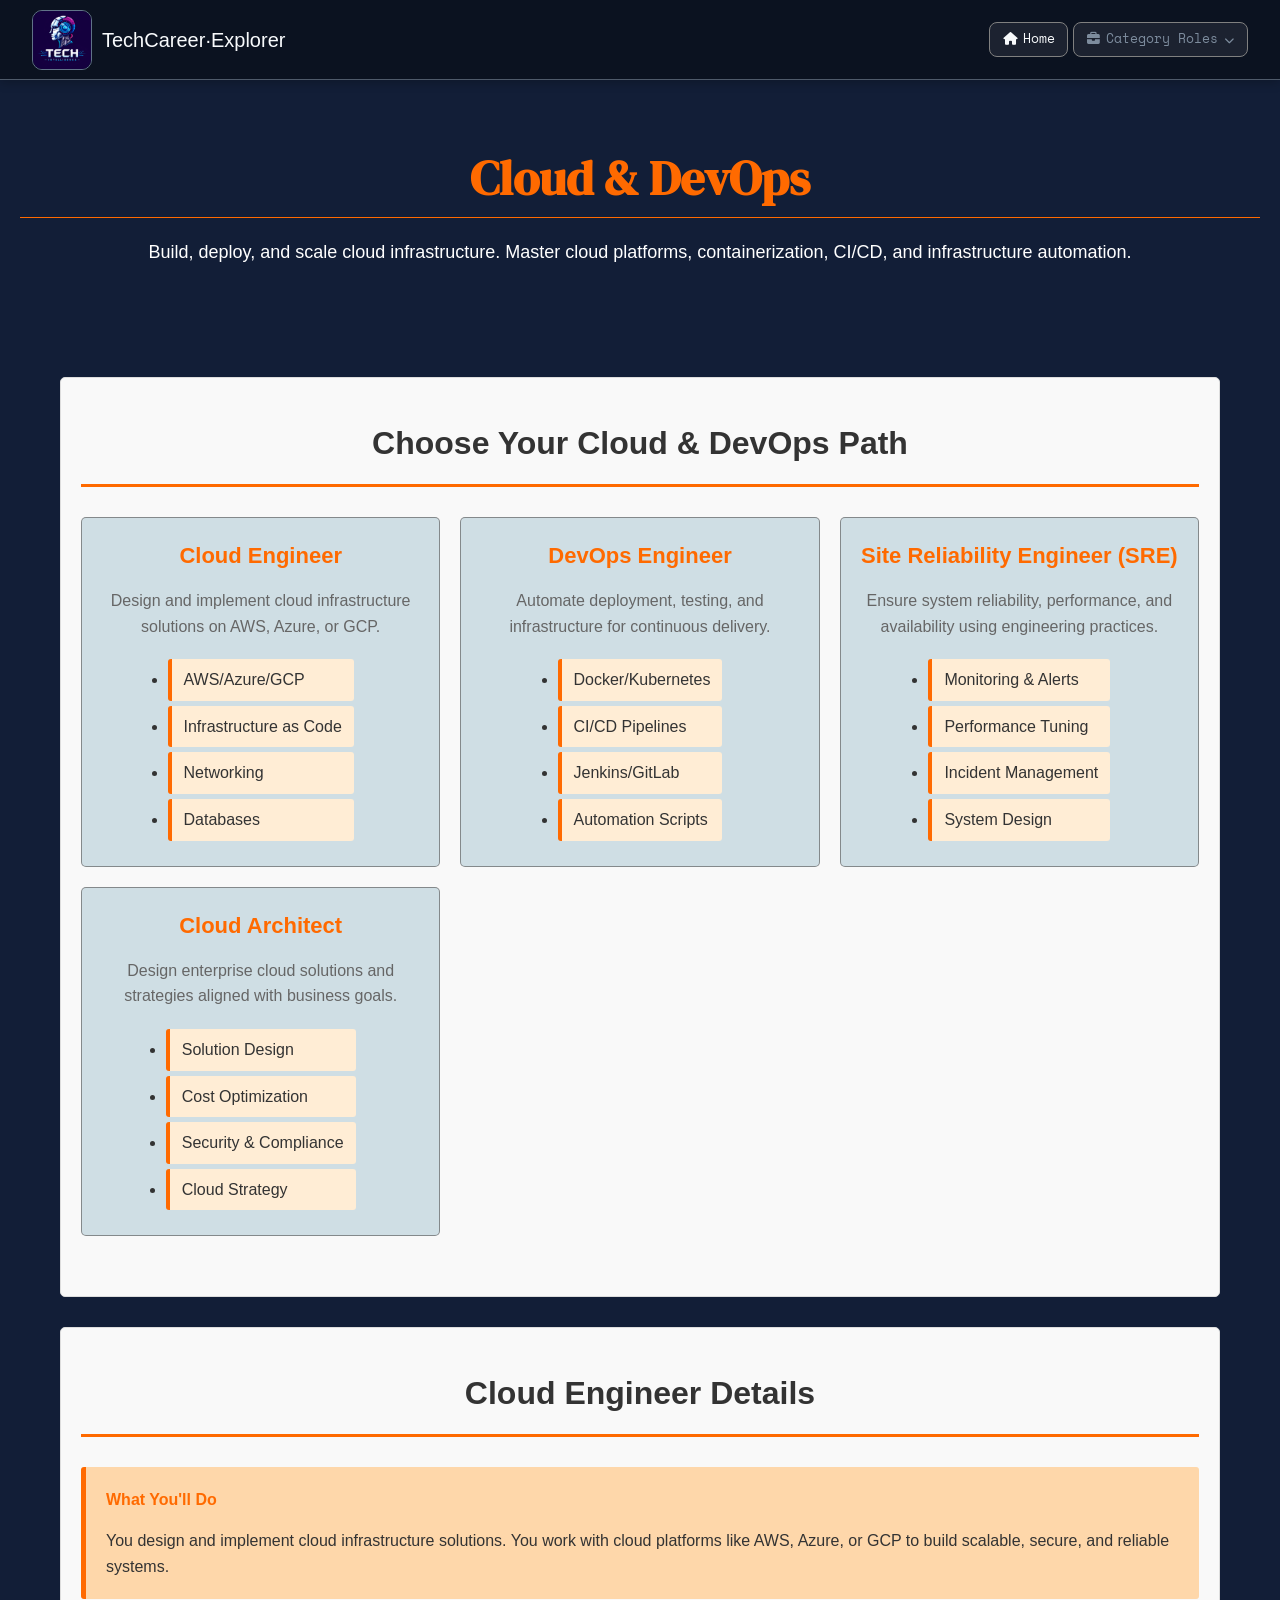
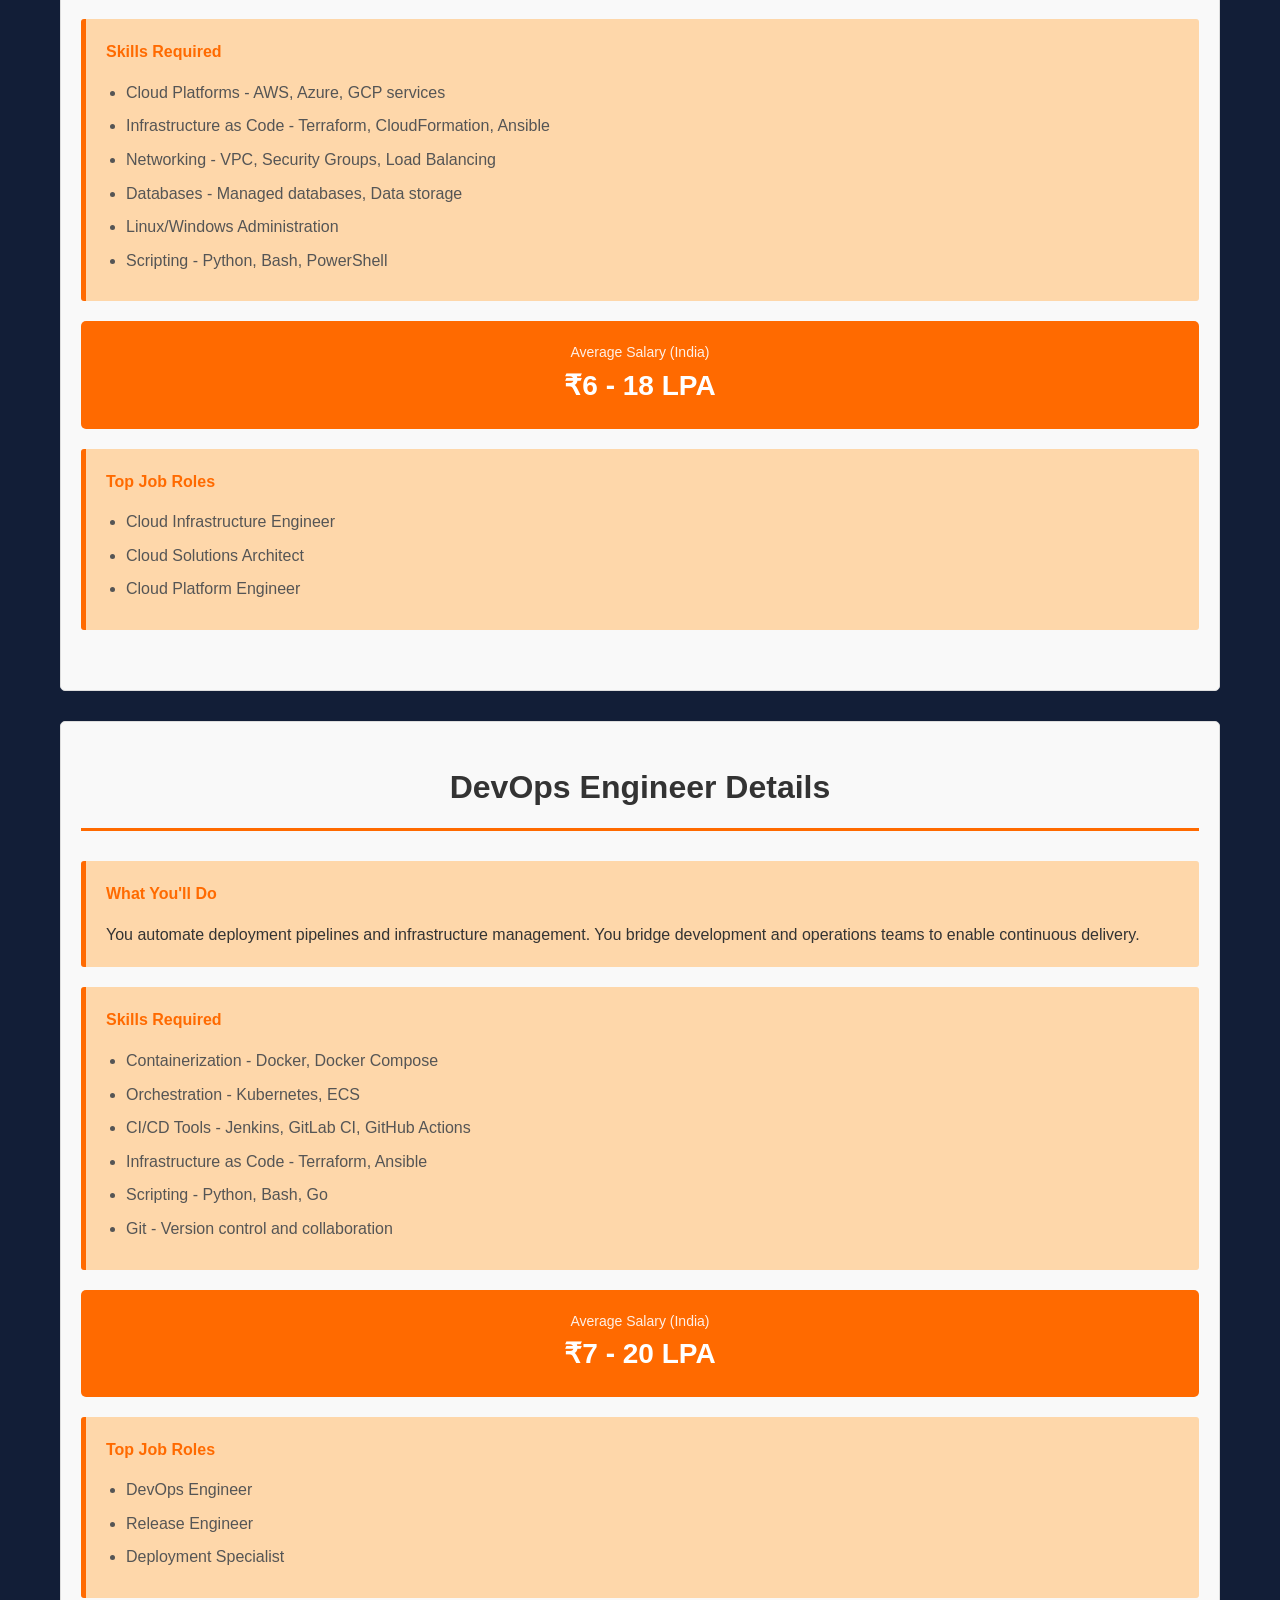
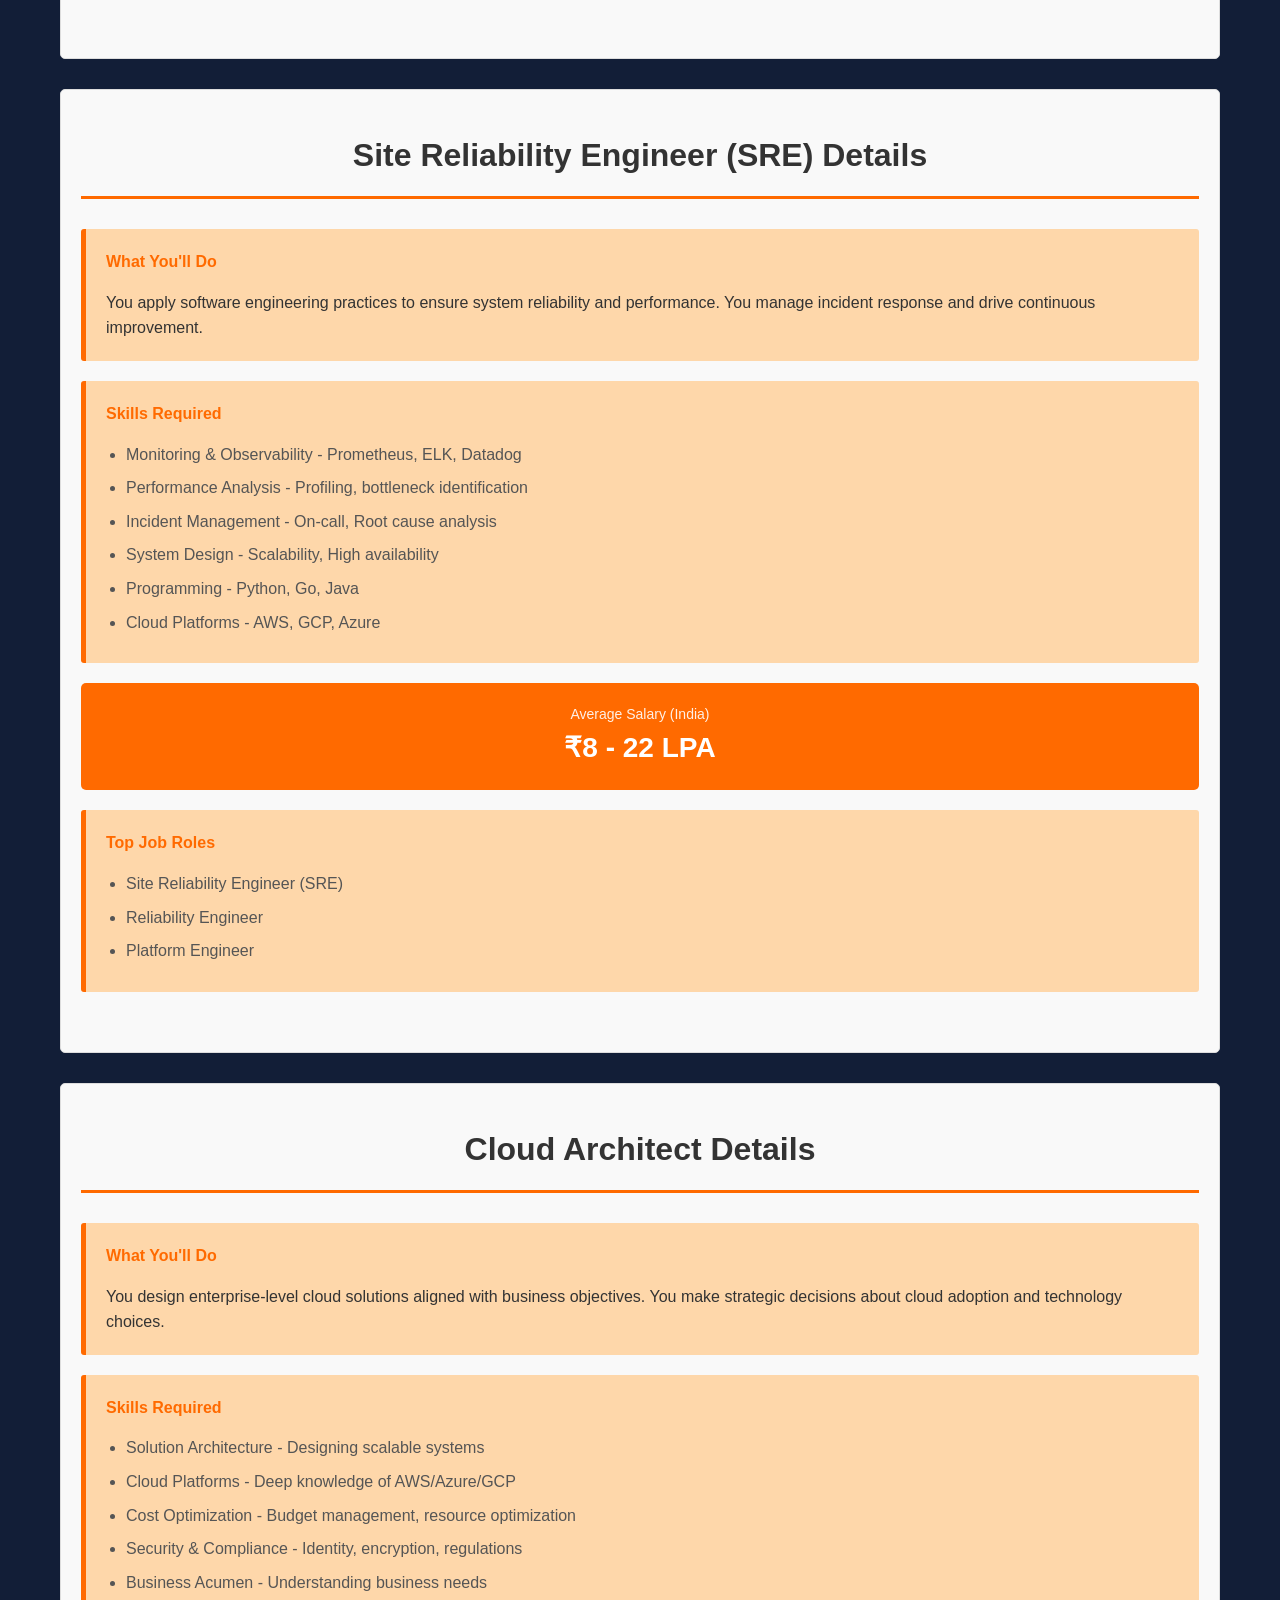
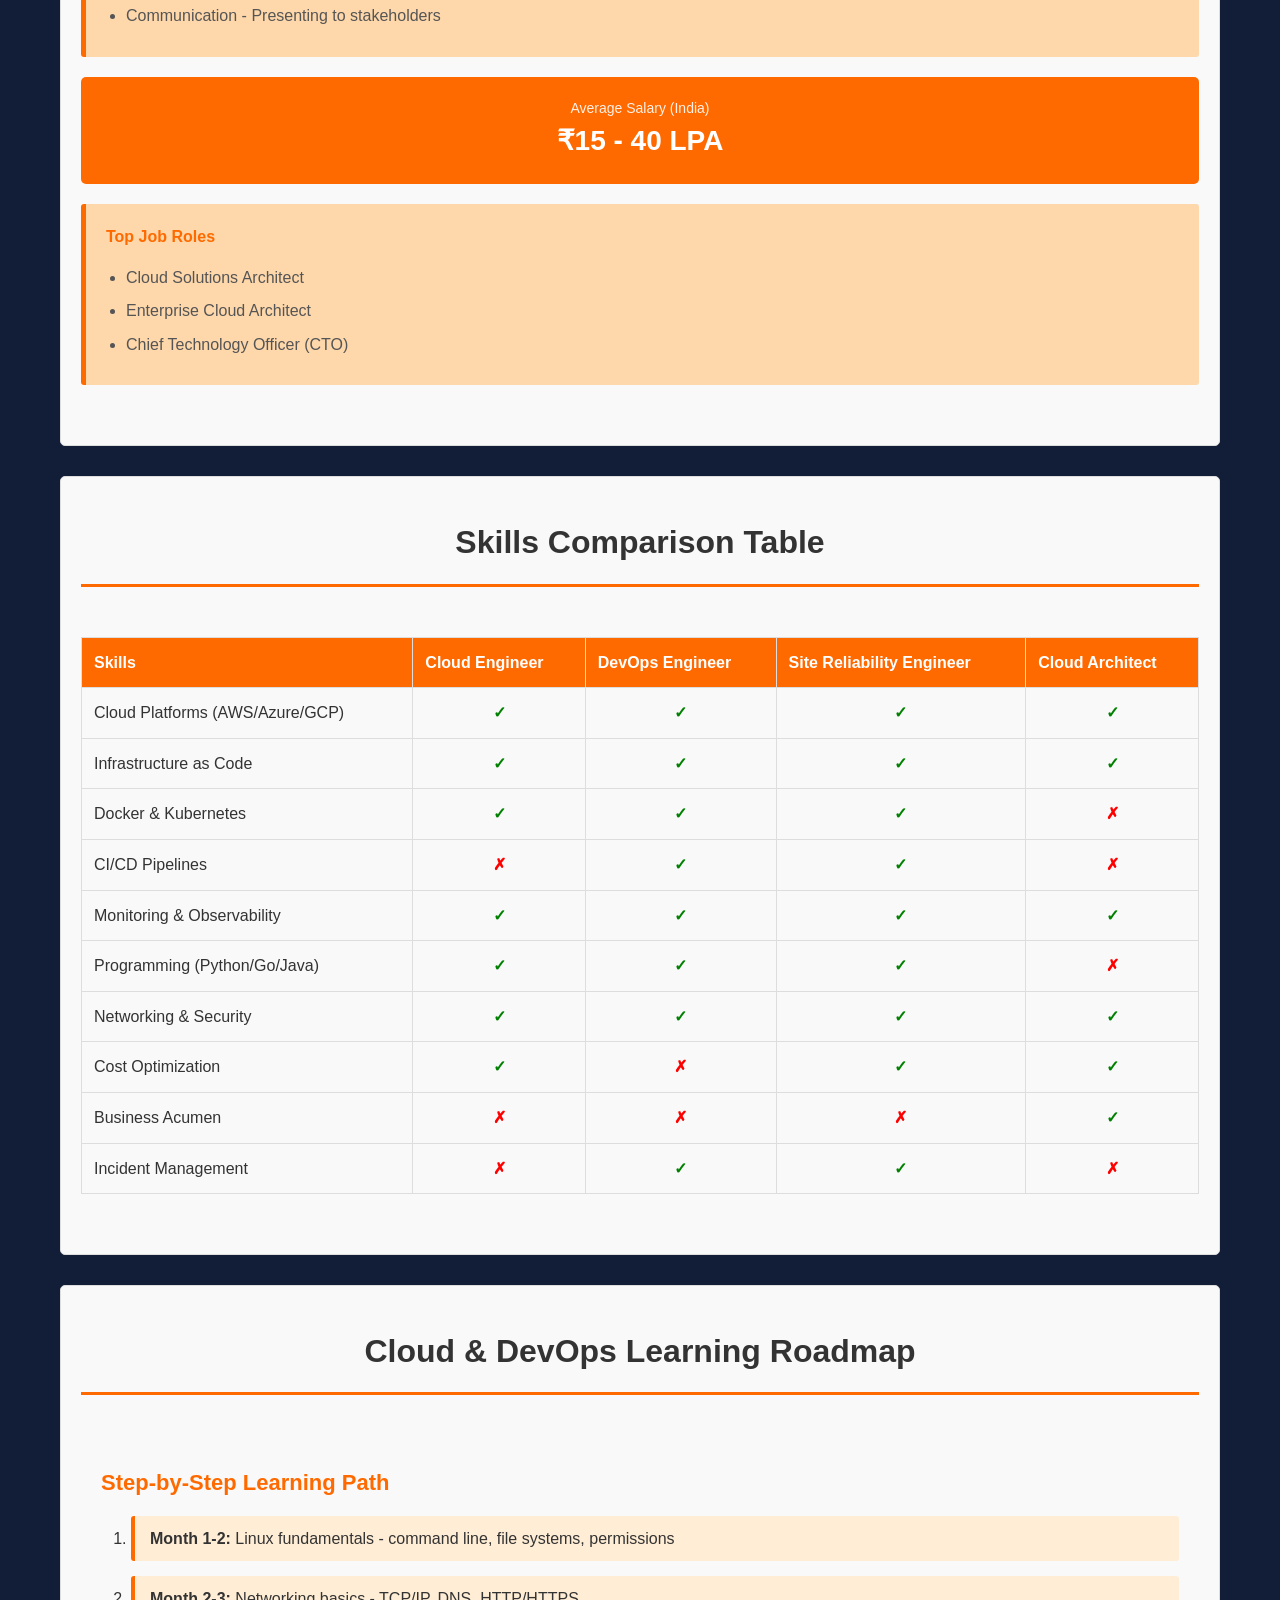
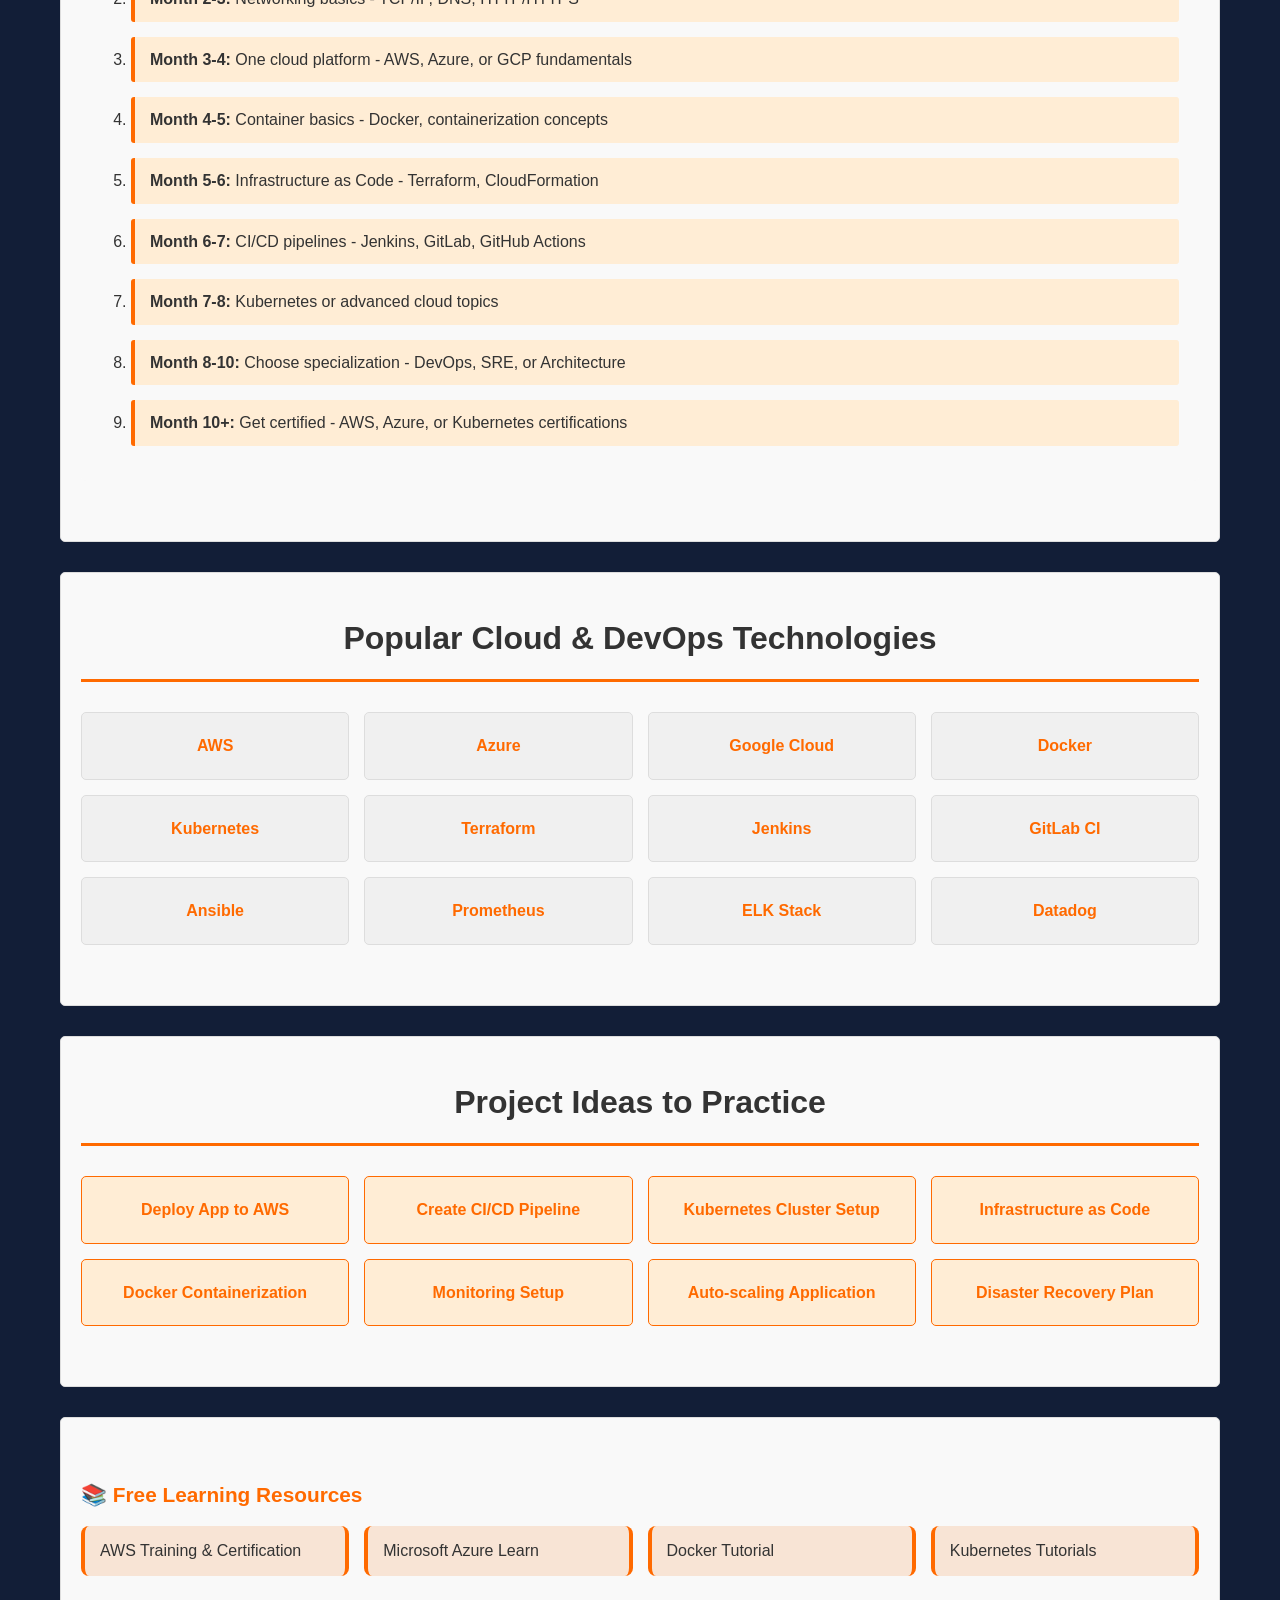
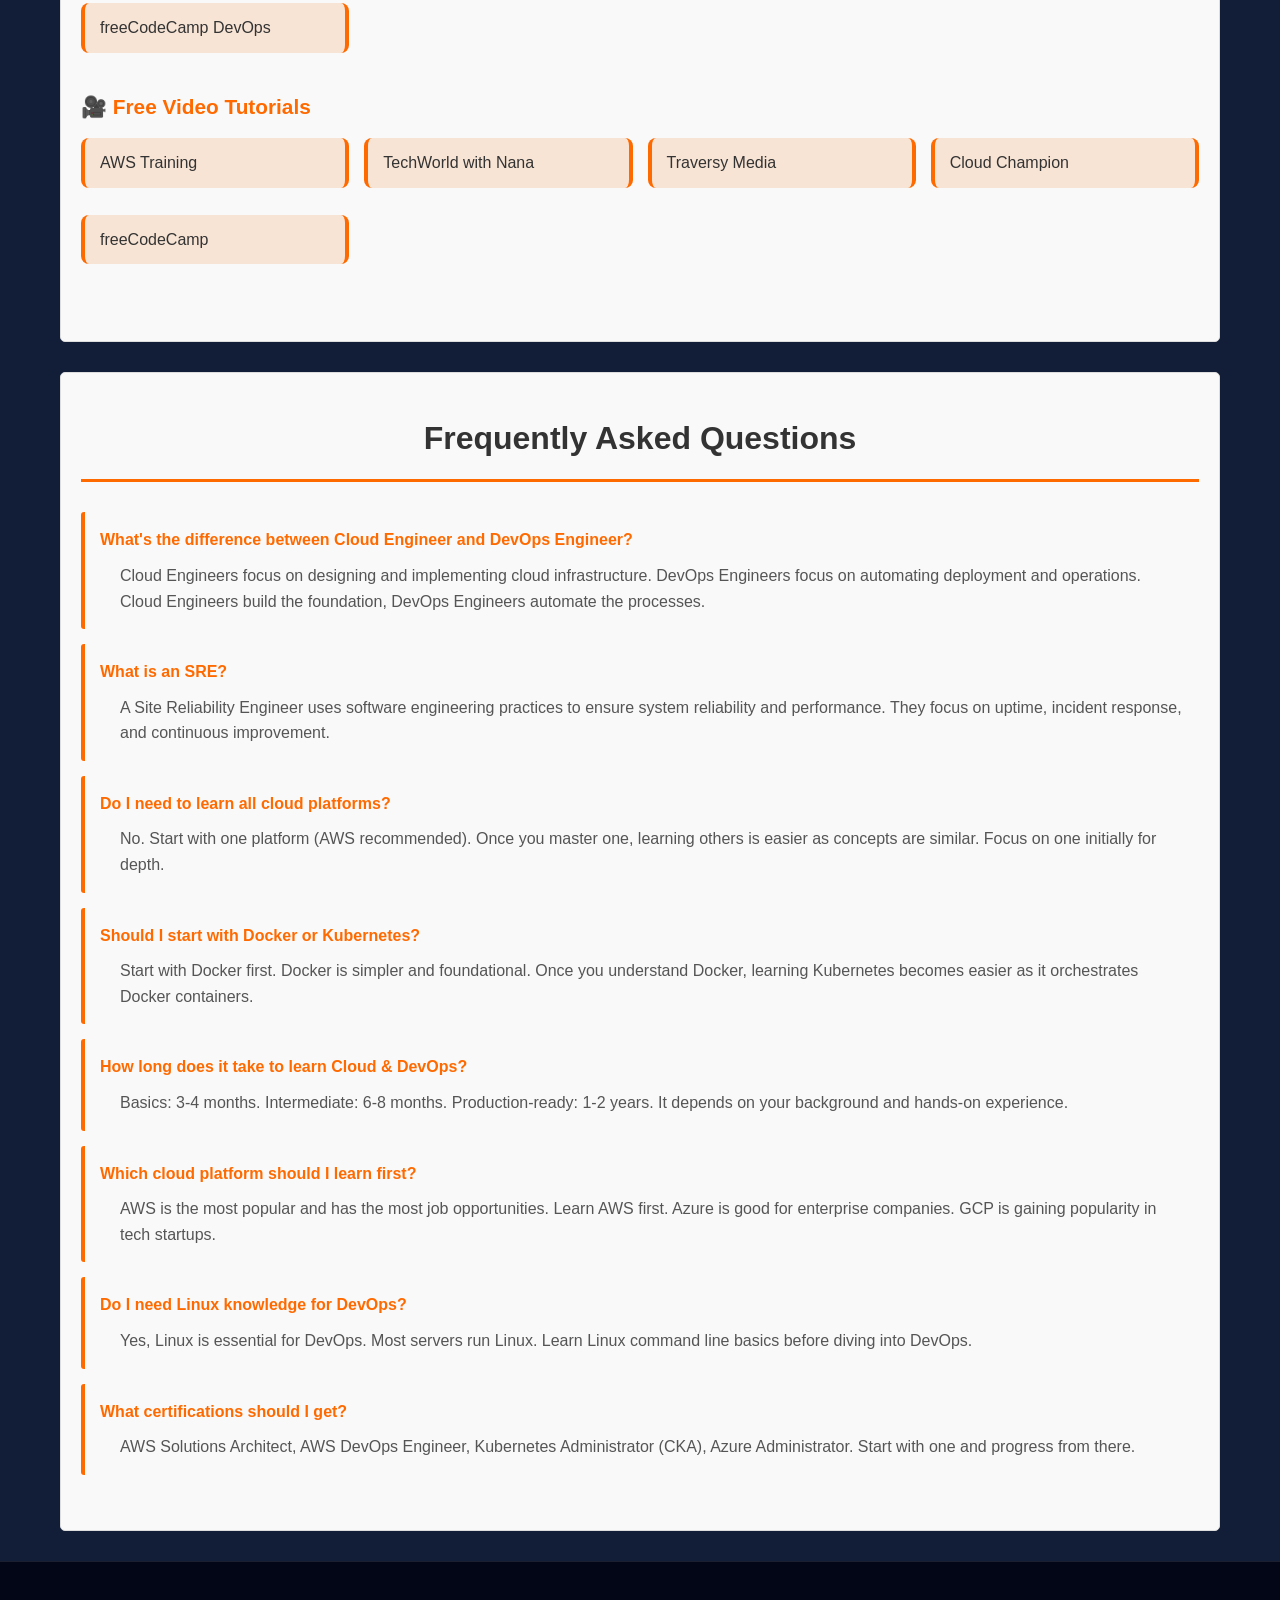
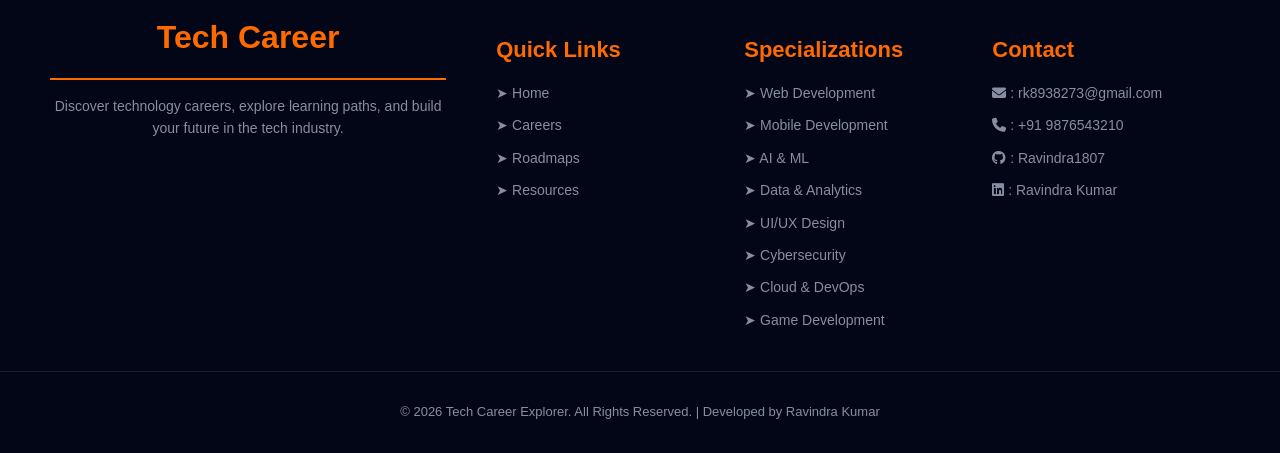
<file: cloud&DevOps.html>
<!DOCTYPE html>
<html lang="en">

<head>
    <meta charset="UTF-8">
    <meta name="viewport" content="width=device-width, initial-scale=1.0">
    <link href="https://fonts.googleapis.com/css2?family=Space+Mono:wght@400&display=swap" rel="stylesheet">
    <link rel="stylesheet" href="https://cdnjs.cloudflare.com/ajax/libs/font-awesome/6.5.1/css/all.min.css">
    <link href="https://fonts.googleapis.com/css2?family=Black+Ops+One&family=DM+Serif+Display:ital@0;1&family=Electrolize&family=Inter:ital,opsz,wght@0,14..32,100..900;1,14..32,100..900&family=Poppins:ital,wght@0,100;0,200;0,300;0,400;0,500;0,600;0,700;0,800;0,900;1,100;1,200;1,300;1,400;1,500;1,600;1,700;1,800;1,900&display=swap">
    <title>Cloud & DevOps - TechCareer Explorer</title>
     <link rel="stylesheet" href="CSS/cloud.css">
</head>

<body>

    <!-- ============ HEADER ============ -->
    <header>
        <a class="head-icon" href="#">
            <div class="image-icon">
                <img src="images/Icon.png" alt="TechCareer Explorer logo" height="60" width="60">
            </div>
            <span class="nav-left">TechCareer·Explorer</span>
        </a>

        <button class="menu-btn" aria-label="Toggle navigation menu">
            <i class="fa fa-cog"></i>
        </button>

        <ul class="navbar" id="navLinks">
            <li>
                <a class="nav-one" href="index.html">
                    <i class="fa-solid fa-house"></i>
                    Home
                </a>
            </li>

            <li class="dropdown">
                <a href="#" class="nav-other dropdown-toggle">
                    <i class="fa-solid fa-briefcase"></i>
                    Category Roles
                    <i class="fa-solid fa-chevron-down"></i>
                </a>
                <ul class="dropdown-menu">
                    <li><a href="web-development.html">Web Developer</a></li>
                    <li><a href="mobile-development.html">Mobile Development</a></li>
                    <li><a href="AIML.html">AI & Machine Learning</a></li>
                    <li><a href="data-Analytics.html">Data & Analytics</a></li>
                    <li><a href="UX_UX.html">UI/UX Design</a></li>
                    <li><a href="cyber.html">Cybersecurity</a></li>
                    <li><a href="cloud&DevOps.html">Cloud & DevOps</a></li>
                    <li><a href="game-de.html">Game Development</a></li>
                </ul>
            </li>
        </ul>
    </header>

    <!-- ============ HERO SECTION ============ -->
    <div class="hero">
        <h1>Cloud & DevOps</h1>
        <p>Build, deploy, and scale cloud infrastructure. Master cloud platforms, containerization, CI/CD, and infrastructure automation.</p>
    </div>

    <!-- ============ MAIN CONTAINER ============ -->
    <div class="container">

        <!-- ============ CAREER PATHS ============ -->
        <section id="careers">
            <h2>Choose Your Cloud & DevOps Path</h2>
            <div class="cards-container">
                <div class="card">
                    <h3>Cloud Engineer</h3>
                    <p>Design and implement cloud infrastructure solutions on AWS, Azure, or GCP.</p>
                    <ul class="tech-list">
                        <li>AWS/Azure/GCP</li>
                        <li>Infrastructure as Code</li>
                        <li>Networking</li>
                        <li>Databases</li>
                    </ul>
                </div>

                <div class="card">
                    <h3>DevOps Engineer</h3>
                    <p>Automate deployment, testing, and infrastructure for continuous delivery.</p>
                    <ul class="tech-list">
                        <li>Docker/Kubernetes</li>
                        <li>CI/CD Pipelines</li>
                        <li>Jenkins/GitLab</li>
                        <li>Automation Scripts</li>
                    </ul>
                </div>

                <div class="card">
                    <h3>Site Reliability Engineer (SRE)</h3>
                    <p>Ensure system reliability, performance, and availability using engineering practices.</p>
                    <ul class="tech-list">
                        <li>Monitoring & Alerts</li>
                        <li>Performance Tuning</li>
                        <li>Incident Management</li>
                        <li>System Design</li>
                    </ul>
                </div>

                <div class="card">
                    <h3>Cloud Architect</h3>
                    <p>Design enterprise cloud solutions and strategies aligned with business goals.</p>
                    <ul class="tech-list">
                        <li>Solution Design</li>
                        <li>Cost Optimization</li>
                        <li>Security & Compliance</li>
                        <li>Cloud Strategy</li>
                    </ul>
                </div>
            </div>
        </section>

        <!-- ============ DETAILED ROLES ============ -->
        <section>
            <h2>Cloud Engineer Details</h2>
            <div class="role-info">
                <h4>What You'll Do</h4>
                <p>You design and implement cloud infrastructure solutions. You work with cloud platforms like AWS, Azure, or GCP to build scalable, secure, and reliable systems.</p>
            </div>

            <div class="role-info">
                <h4>Skills Required</h4>
                <ul>
                    <li>Cloud Platforms - AWS, Azure, GCP services</li>
                    <li>Infrastructure as Code - Terraform, CloudFormation, Ansible</li>
                    <li>Networking - VPC, Security Groups, Load Balancing</li>
                    <li>Databases - Managed databases, Data storage</li>
                    <li>Linux/Windows Administration</li>
                    <li>Scripting - Python, Bash, PowerShell</li>
                </ul>
            </div>

            <div class="salary-box">
                <div class="label">Average Salary (India)</div>
                <div class="amount">₹6 - 18 LPA</div>
            </div>

            <div class="role-info">
                <h4>Top Job Roles</h4>
                <ul>
                    <li>Cloud Infrastructure Engineer</li>
                    <li>Cloud Solutions Architect</li>
                    <li>Cloud Platform Engineer</li>
                </ul>
            </div>
        </section>

        <section>
            <h2>DevOps Engineer Details</h2>
            <div class="role-info">
                <h4>What You'll Do</h4>
                <p>You automate deployment pipelines and infrastructure management. You bridge development and operations teams to enable continuous delivery.</p>
            </div>

            <div class="role-info">
                <h4>Skills Required</h4>
                <ul>
                    <li>Containerization - Docker, Docker Compose</li>
                    <li>Orchestration - Kubernetes, ECS</li>
                    <li>CI/CD Tools - Jenkins, GitLab CI, GitHub Actions</li>
                    <li>Infrastructure as Code - Terraform, Ansible</li>
                    <li>Scripting - Python, Bash, Go</li>
                    <li>Git - Version control and collaboration</li>
                </ul>
            </div>

            <div class="salary-box">
                <div class="label">Average Salary (India)</div>
                <div class="amount">₹7 - 20 LPA</div>
            </div>

            <div class="role-info">
                <h4>Top Job Roles</h4>
                <ul>
                    <li>DevOps Engineer</li>
                    <li>Release Engineer</li>
                    <li>Deployment Specialist</li>
                </ul>
            </div>
        </section>

        <section>
            <h2>Site Reliability Engineer (SRE) Details</h2>
            <div class="role-info">
                <h4>What You'll Do</h4>
                <p>You apply software engineering practices to ensure system reliability and performance. You manage incident response and drive continuous improvement.</p>
            </div>

            <div class="role-info">
                <h4>Skills Required</h4>
                <ul>
                    <li>Monitoring & Observability - Prometheus, ELK, Datadog</li>
                    <li>Performance Analysis - Profiling, bottleneck identification</li>
                    <li>Incident Management - On-call, Root cause analysis</li>
                    <li>System Design - Scalability, High availability</li>
                    <li>Programming - Python, Go, Java</li>
                    <li>Cloud Platforms - AWS, GCP, Azure</li>
                </ul>
            </div>

            <div class="salary-box">
                <div class="label">Average Salary (India)</div>
                <div class="amount">₹8 - 22 LPA</div>
            </div>

            <div class="role-info">
                <h4>Top Job Roles</h4>
                <ul>
                    <li>Site Reliability Engineer (SRE)</li>
                    <li>Reliability Engineer</li>
                    <li>Platform Engineer</li>
                </ul>
            </div>
        </section>

        <section>
            <h2>Cloud Architect Details</h2>
            <div class="role-info">
                <h4>What You'll Do</h4>
                <p>You design enterprise-level cloud solutions aligned with business objectives. You make strategic decisions about cloud adoption and technology choices.</p>
            </div>

            <div class="role-info">
                <h4>Skills Required</h4>
                <ul>
                    <li>Solution Architecture - Designing scalable systems</li>
                    <li>Cloud Platforms - Deep knowledge of AWS/Azure/GCP</li>
                    <li>Cost Optimization - Budget management, resource optimization</li>
                    <li>Security & Compliance - Identity, encryption, regulations</li>
                    <li>Business Acumen - Understanding business needs</li>
                    <li>Communication - Presenting to stakeholders</li>
                </ul>
            </div>

            <div class="salary-box">
                <div class="label">Average Salary (India)</div>
                <div class="amount">₹15 - 40 LPA</div>
            </div>

            <div class="role-info">
                <h4>Top Job Roles</h4>
                <ul>
                    <li>Cloud Solutions Architect</li>
                    <li>Enterprise Cloud Architect</li>
                    <li>Chief Technology Officer (CTO)</li>
                </ul>
            </div>
        </section>

        <!-- ============ SKILLS COMPARISON ============ -->
        <section>
            <h2>Skills Comparison Table</h2>
            <div class="table-wrapper">
            <table>
                <thead>
                    <tr>
                        <th>Skills</th>
                        <th>Cloud Engineer</th>
                        <th>DevOps Engineer</th>
                        <th>Site Reliability Engineer</th>
                        <th>Cloud Architect</th>
                    </tr>
                </thead>
                <tbody>
                    <tr>
                        <td>Cloud Platforms (AWS/Azure/GCP)</td>
                        <td class="checkmark">✓</td>
                        <td class="checkmark">✓</td>
                        <td class="checkmark">✓</td>
                        <td class="checkmark">✓</td>
                    </tr>
                    <tr>
                        <td>Infrastructure as Code</td>
                        <td class="checkmark">✓</td>
                        <td class="checkmark">✓</td>
                        <td class="checkmark">✓</td>
                        <td class="checkmark">✓</td>
                    </tr>
                    <tr>
                        <td>Docker & Kubernetes</td>
                        <td class="checkmark">✓</td>
                        <td class="checkmark">✓</td>
                        <td class="checkmark">✓</td>
                        <td class="cross">✗</td>
                    </tr>
                    <tr>
                        <td>CI/CD Pipelines</td>
                        <td class="cross">✗</td>
                        <td class="checkmark">✓</td>
                        <td class="checkmark">✓</td>
                        <td class="cross">✗</td>
                    </tr>
                    <tr>
                        <td>Monitoring & Observability</td>
                        <td class="checkmark">✓</td>
                        <td class="checkmark">✓</td>
                        <td class="checkmark">✓</td>
                        <td class="checkmark">✓</td>
                    </tr>
                    <tr>
                        <td>Programming (Python/Go/Java)</td>
                        <td class="checkmark">✓</td>
                        <td class="checkmark">✓</td>
                        <td class="checkmark">✓</td>
                        <td class="cross">✗</td>
                    </tr>
                    <tr>
                        <td>Networking & Security</td>
                        <td class="checkmark">✓</td>
                        <td class="checkmark">✓</td>
                        <td class="checkmark">✓</td>
                        <td class="checkmark">✓</td>
                    </tr>
                    <tr>
                        <td>Cost Optimization</td>
                        <td class="checkmark">✓</td>
                        <td class="cross">✗</td>
                        <td class="checkmark">✓</td>
                        <td class="checkmark">✓</td>
                    </tr>
                    <tr>
                        <td>Business Acumen</td>
                        <td class="cross">✗</td>
                        <td class="cross">✗</td>
                        <td class="cross">✗</td>
                        <td class="checkmark">✓</td>
                    </tr>
                    <tr>
                        <td>Incident Management</td>
                        <td class="cross">✗</td>
                        <td class="checkmark">✓</td>
                        <td class="checkmark">✓</td>
                        <td class="cross">✗</td>
                    </tr>
                </tbody>
            </table>
            </div>
        </section>

        <!-- ============ ROADMAP ============ -->
        <section id="roadmap">
            <h2>Cloud & DevOps Learning Roadmap</h2>
            <div class="roadmap-list">
                <h3>Step-by-Step Learning Path</h3>
                <ol>
                    <li><strong>Month 1-2:</strong> Linux fundamentals - command line, file systems, permissions</li>
                    <li><strong>Month 2-3:</strong> Networking basics - TCP/IP, DNS, HTTP/HTTPS</li>
                    <li><strong>Month 3-4:</strong> One cloud platform - AWS, Azure, or GCP fundamentals</li>
                    <li><strong>Month 4-5:</strong> Container basics - Docker, containerization concepts</li>
                    <li><strong>Month 5-6:</strong> Infrastructure as Code - Terraform, CloudFormation</li>
                    <li><strong>Month 6-7:</strong> CI/CD pipelines - Jenkins, GitLab, GitHub Actions</li>
                    <li><strong>Month 7-8:</strong> Kubernetes or advanced cloud topics</li>
                    <li><strong>Month 8-10:</strong> Choose specialization - DevOps, SRE, or Architecture</li>
                    <li><strong>Month 10+:</strong> Get certified - AWS, Azure, or Kubernetes certifications</li>
                </ol>
            </div>
        </section>

        <!-- ============ TECHNOLOGIES ============ -->
        <section id="resources">
            <h2>Popular Cloud & DevOps Technologies</h2>
            <div class="tech-grid">
                <div class="tech-item">AWS</div>
                <div class="tech-item">Azure</div>
                <div class="tech-item">Google Cloud</div>
                <div class="tech-item">Docker</div>
                <div class="tech-item">Kubernetes</div>
                <div class="tech-item">Terraform</div>
                <div class="tech-item">Jenkins</div>
                <div class="tech-item">GitLab CI</div>
                <div class="tech-item">Ansible</div>
                <div class="tech-item">Prometheus</div>
                <div class="tech-item">ELK Stack</div>
                <div class="tech-item">Datadog</div>
            </div>
        </section>

        <!-- ============ PROJECT IDEAS ============ -->
        <section>
            <h2>Project Ideas to Practice</h2>
            <div class="projects-grid">
                <div class="project-item">Deploy App to AWS</div>
                <div class="project-item">Create CI/CD Pipeline</div>
                <div class="project-item">Kubernetes Cluster Setup</div>
                <div class="project-item">Infrastructure as Code</div>
                <div class="project-item">Docker Containerization</div>
                <div class="project-item">Monitoring Setup</div>
                <div class="project-item">Auto-scaling Application</div>
                <div class="project-item">Disaster Recovery Plan</div>
            </div>
        </section>

        <section class="resources">

            <h3>📚 Free Learning Resources</h3>

            <ul>
                <li><a href="https://aws.amazon.com/training/" target="_blank">AWS Training & Certification</a></li>

                <li><a href="https://learn.microsoft.com/en-us/azure/" target="_blank">Microsoft Azure Learn</a></li>

                <li><a href="https://www.docker.com/101-tutorial/" target="_blank">Docker Tutorial</a></li>

                <li><a href="https://kubernetes.io/docs/tutorials/" target="_blank">Kubernetes Tutorials</a></li>

                <li><a href="https://www.freecodecamp.org/news/devops/" target="_blank">freeCodeCamp DevOps</a></li>
            </ul>

            <h3>🎥 Free Video Tutorials</h3>

            <ul>
                <li><a href="https://www.youtube.com/@AWSTraining" target="_blank">AWS Training</a></li>

                <li><a href="https://www.youtube.com/@TechWorldwithNana" target="_blank">TechWorld with Nana</a></li>

                <li><a href="https://www.youtube.com/@TraversyMedia" target="_blank">Traversy Media</a></li>

                <li><a href="https://www.youtube.com/@CloudChampion" target="_blank">Cloud Champion</a></li>

                <li><a href="https://www.youtube.com/@freecodecamp" target="_blank">freeCodeCamp</a></li>
            </ul>

        </section>

        <!-- ============ FAQ ============ -->
        <section id="faq">
            <h2>Frequently Asked Questions</h2>

            <div class="faq-item">
                <h4>What's the difference between Cloud Engineer and DevOps Engineer?</h4>
                <p>Cloud Engineers focus on designing and implementing cloud infrastructure. DevOps Engineers focus on automating deployment and operations. Cloud Engineers build the foundation, DevOps Engineers automate the processes.</p>
            </div>

            <div class="faq-item">
                <h4>What is an SRE?</h4>
                <p>A Site Reliability Engineer uses software engineering practices to ensure system reliability and performance. They focus on uptime, incident response, and continuous improvement.</p>
            </div>

            <div class="faq-item">
                <h4>Do I need to learn all cloud platforms?</h4>
                <p>No. Start with one platform (AWS recommended). Once you master one, learning others is easier as concepts are similar. Focus on one initially for depth.</p>
            </div>

            <div class="faq-item">
                <h4>Should I start with Docker or Kubernetes?</h4>
                <p>Start with Docker first. Docker is simpler and foundational. Once you understand Docker, learning Kubernetes becomes easier as it orchestrates Docker containers.</p>
            </div>

            <div class="faq-item">
                <h4>How long does it take to learn Cloud & DevOps?</h4>
                <p>Basics: 3-4 months. Intermediate: 6-8 months. Production-ready: 1-2 years. It depends on your background and hands-on experience.</p>
            </div>

            <div class="faq-item">
                <h4>Which cloud platform should I learn first?</h4>
                <p>AWS is the most popular and has the most job opportunities. Learn AWS first. Azure is good for enterprise companies. GCP is gaining popularity in tech startups.</p>
            </div>

            <div class="faq-item">
                <h4>Do I need Linux knowledge for DevOps?</h4>
                <p>Yes, Linux is essential for DevOps. Most servers run Linux. Learn Linux command line basics before diving into DevOps.</p>
            </div>

            <div class="faq-item">
                <h4>What certifications should I get?</h4>
                <p>AWS Solutions Architect, AWS DevOps Engineer, Kubernetes Administrator (CKA), Azure Administrator. Start with one and progress from there.</p>
            </div>
        </section>

    </div>

    <!-- ============ FOOTER ============ -->
    <footer class="footer">
        <div class="footer-container">

            <div class="footer-box">
                <div class="U">
                    <h2>Tech Career</h2>
                    <p>
                        Discover technology careers, explore learning paths,
                        and build your future in the tech industry.
                    </p>
                </div>
            </div>

            <div class="footer-box">
                <h3>Quick Links</h3>
                <ul>
                    <li><a href="index.html">➤ Home</a></li>
                    <li><a href="index.html">➤ Careers</a></li>
                    <li><a href="index.html">➤ Roadmaps</a></li>
                    <li><a href="index.html">➤ Resources</a></li>
                </ul>
            </div>

            <div class="footer-box">
                <h3>Specializations</h3>
                <ul>
                    <li><a href="web-development.html">➤ Web Development</a></li>
                    <li><a href="mobile-development.html">➤ Mobile Development</a></li>
                    <li><a href="AIML.html">➤ AI & ML</a></li>
                    <li><a href="data-Analytics.html">➤ Data & Analytics</a></li>
                    <li><a href="UX_UX.html">➤ UI/UX Design</a></li>
                    <li><a href="cyber.html">➤ Cybersecurity</a></li>
                    <li><a href="cloud&DevOps.html">➤ Cloud & DevOps</a></li>
                    <li><a href="game-de.html">➤ Game Development</a></li>
                </ul>
            </div>

           <div class="footer-box">
                <h3>Contact</h3>
                <ul>
                    <li><i class="fa-solid fa-envelope"></i> : <a
                            href="mailto:rk8938273@gmail.com" target="_blank">rk8938273@gmail.com</a></li>
                    <li><i class="fa-solid fa-phone"></i> : <a href="tel:+919876543210"  target="_blank">+91 9876543210</a></li>
                    <li><i class="fa-brands fa-github"></i> : <a href="https://github.com/Ravindra1807"  target="_blank">Ravindra1807</a>
                    </li>
                    <li><i class="fa-brands fa-linkedin"></i> : <a
                            href="https://www.linkedin.com/in/ravindra-kumar-a95761385" target="_blank">Ravindra Kumar</a></li>
                </ul>
            </div>

        </div>

        <div class="footer-bottom">
            <p>© 2026 Tech Career Explorer. All Rights Reserved. | Developed by Ravindra Kumar</p>
        </div>
    </footer>

    <script>
        const menuBtn = document.querySelector(".menu-btn");
        const navLinks = document.querySelector("#navLinks");
        const dropdowns = document.querySelectorAll(".dropdown");

        // Mobile hamburger toggle
        menuBtn.addEventListener("click", (e) => {
            e.stopPropagation();
            navLinks.classList.toggle("active");
        });

        // Close navbar + all dropdowns on outside click
        document.addEventListener("click", (e) => {
            if (!navLinks.contains(e.target) && !menuBtn.contains(e.target)) {
                navLinks.classList.remove("active");
                dropdowns.forEach((d) => d.classList.remove("open"));
            }
        });

        // Dropdown toggle — 1 click open, same click close
        dropdowns.forEach((dropdown) => {
            const toggle = dropdown.querySelector(".dropdown-toggle");

            toggle.addEventListener("click", (e) => {
                e.preventDefault();
                e.stopPropagation();

                const isOpen = dropdown.classList.contains("open");

                // close all first
                dropdowns.forEach((d) => d.classList.remove("open"));

                // toggle this one
                if (!isOpen) dropdown.classList.add("open");
            });
        });

        // Clicks inside dropdown-menu don't close it
        document.querySelectorAll(".dropdown-menu").forEach((menu) => {
            menu.addEventListener("click", (e) => e.stopPropagation());
        });
    </script>

</body>

</html>
</file>
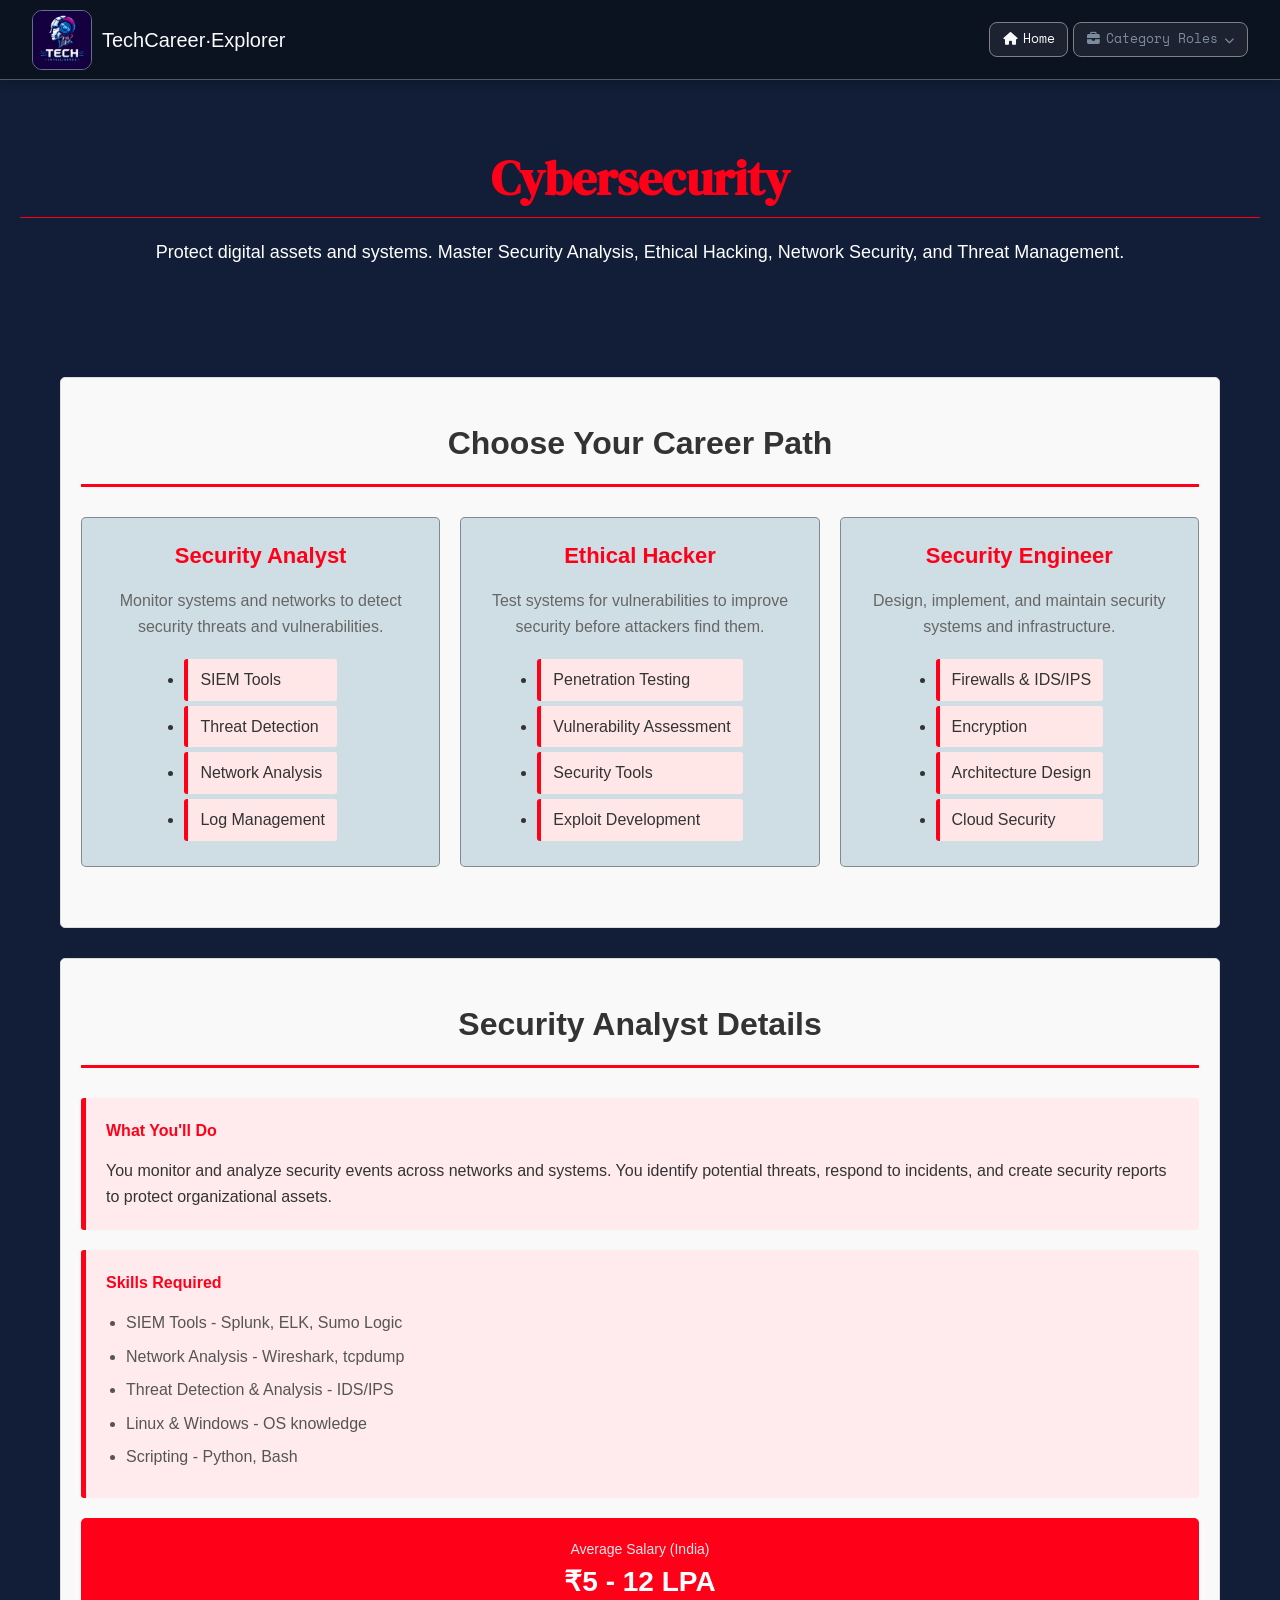
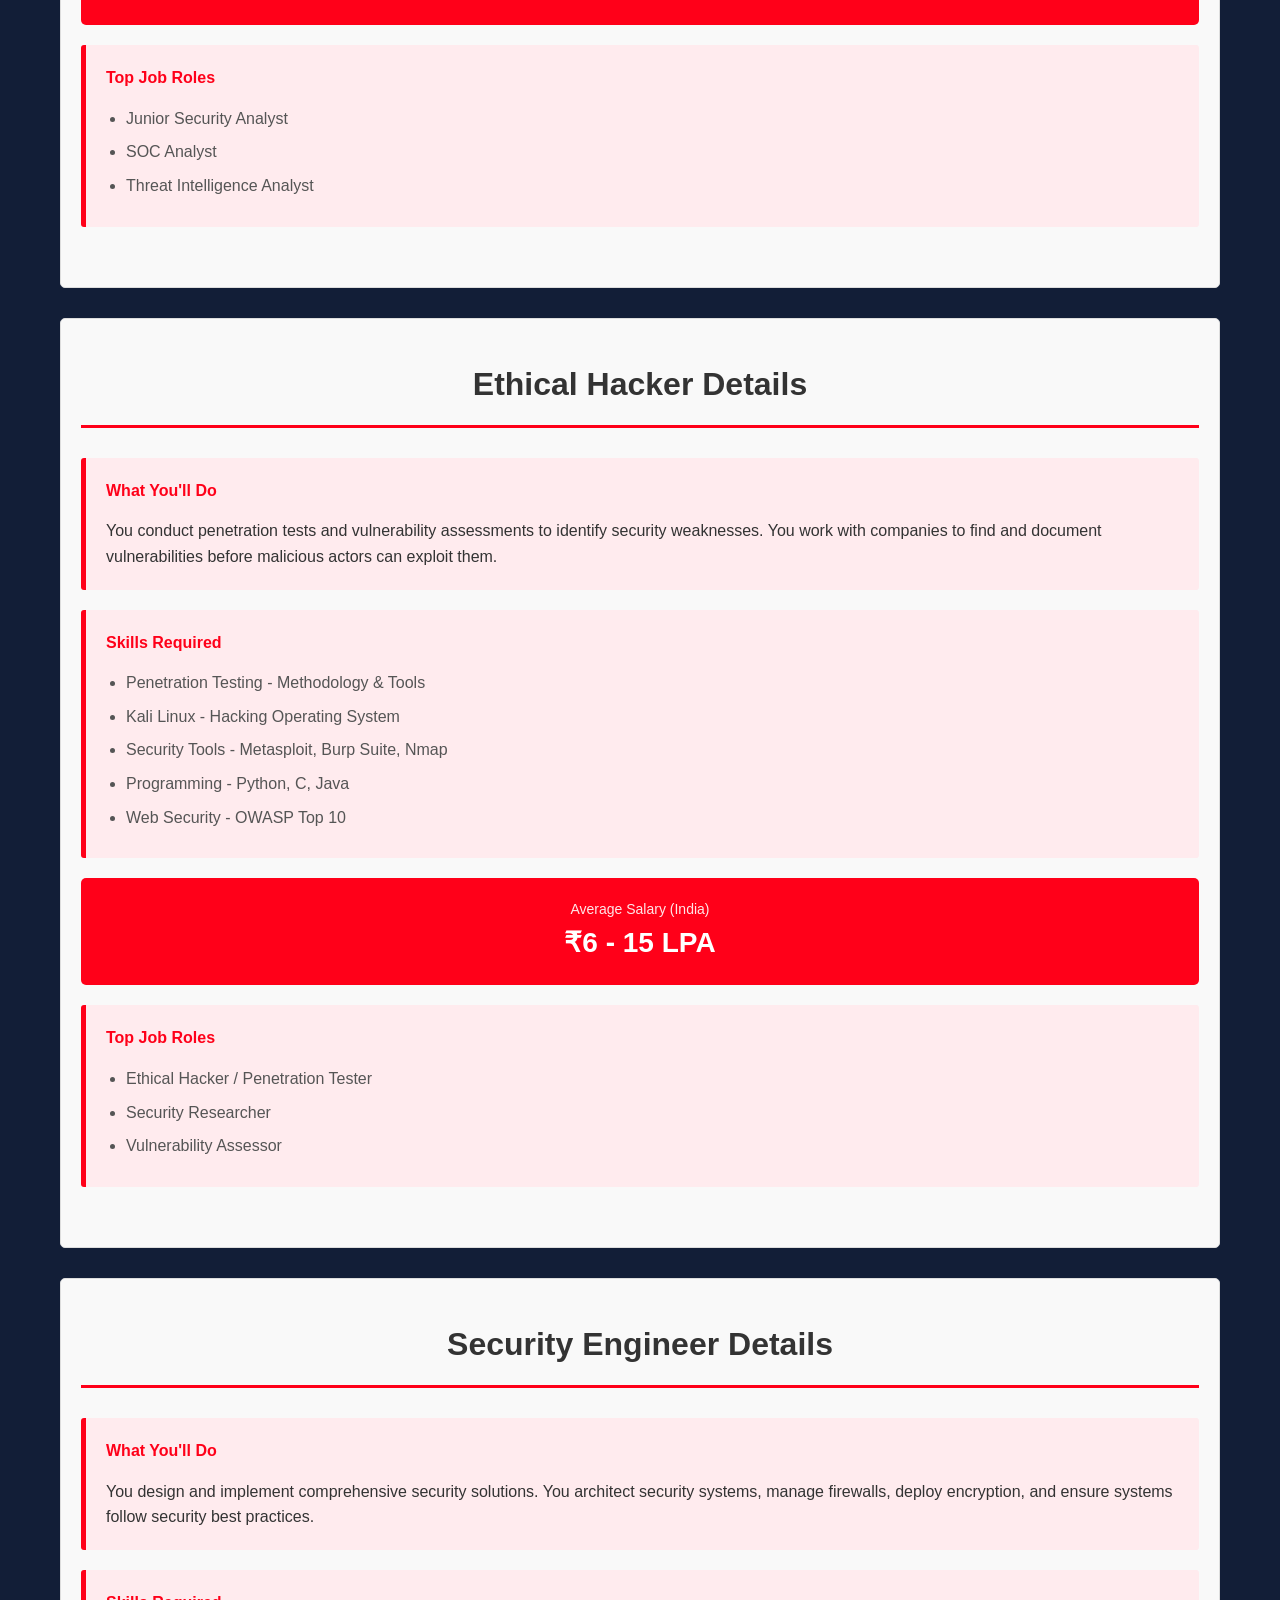
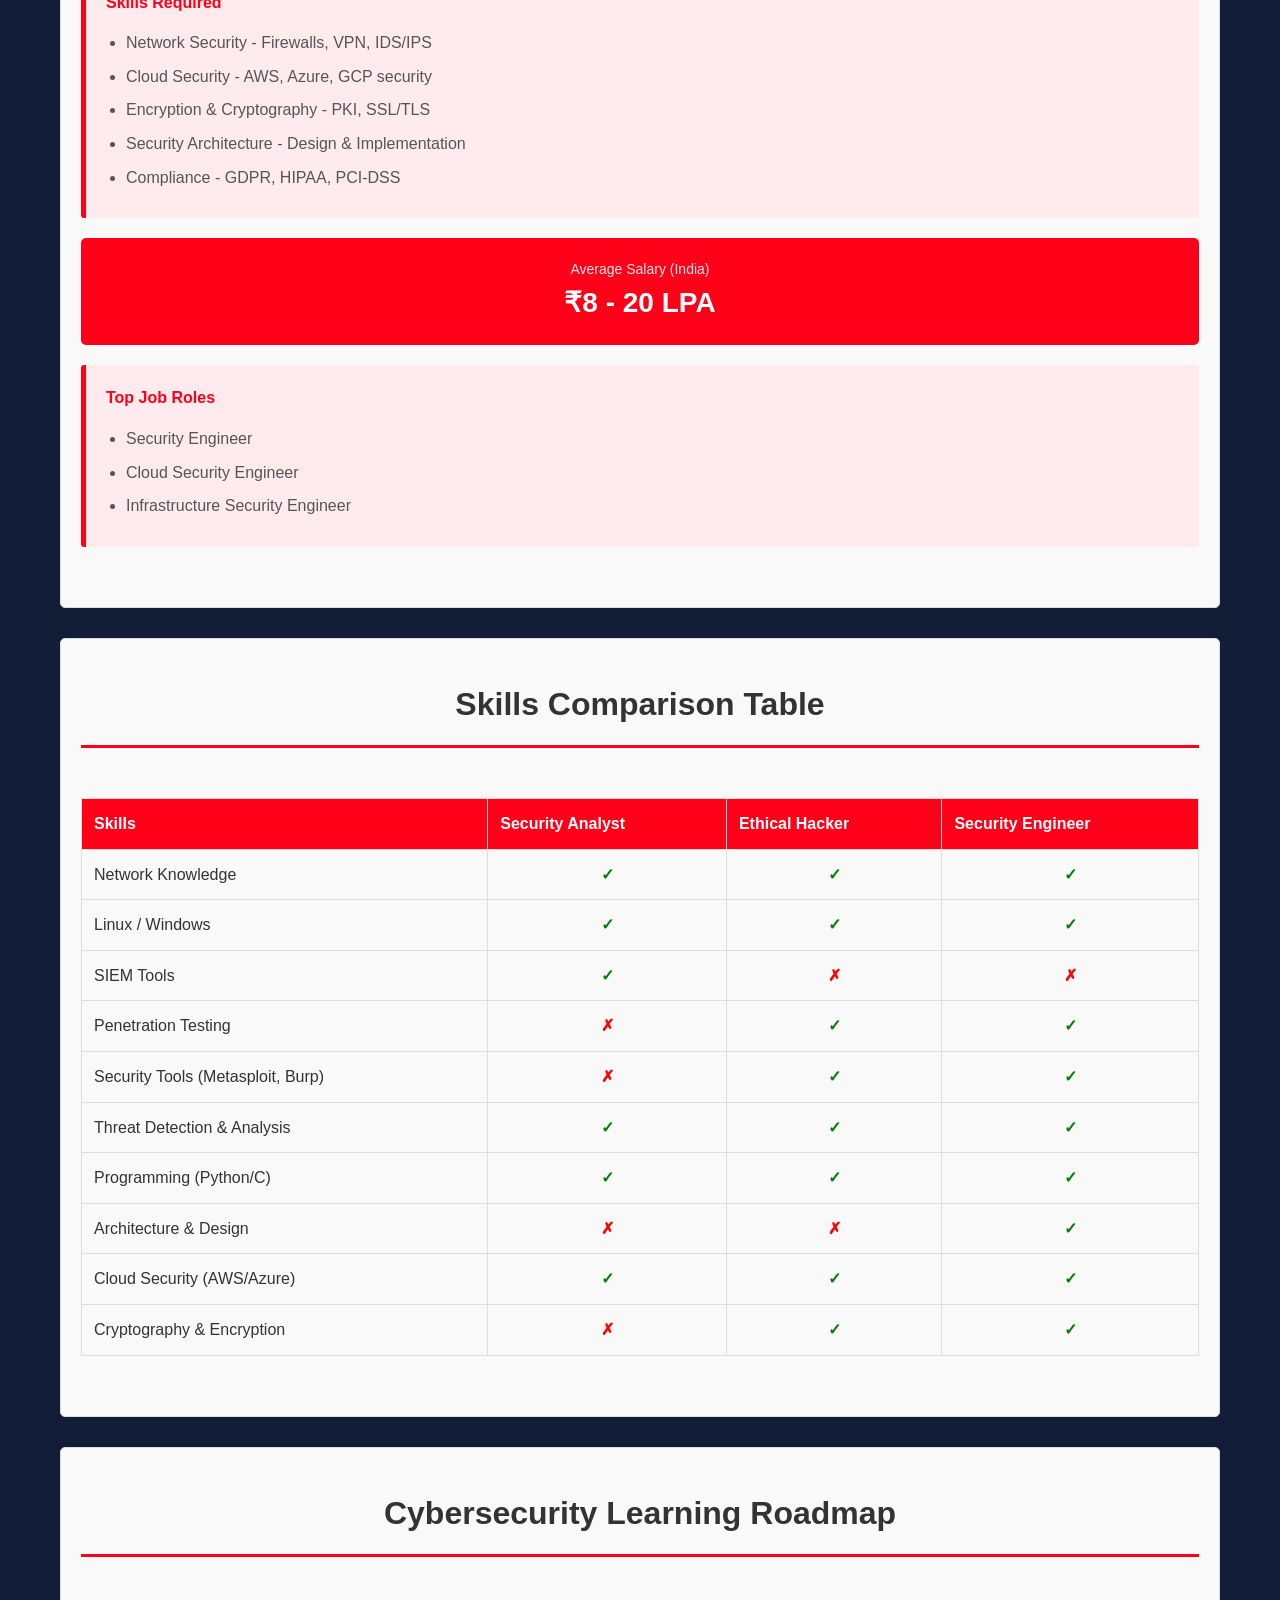
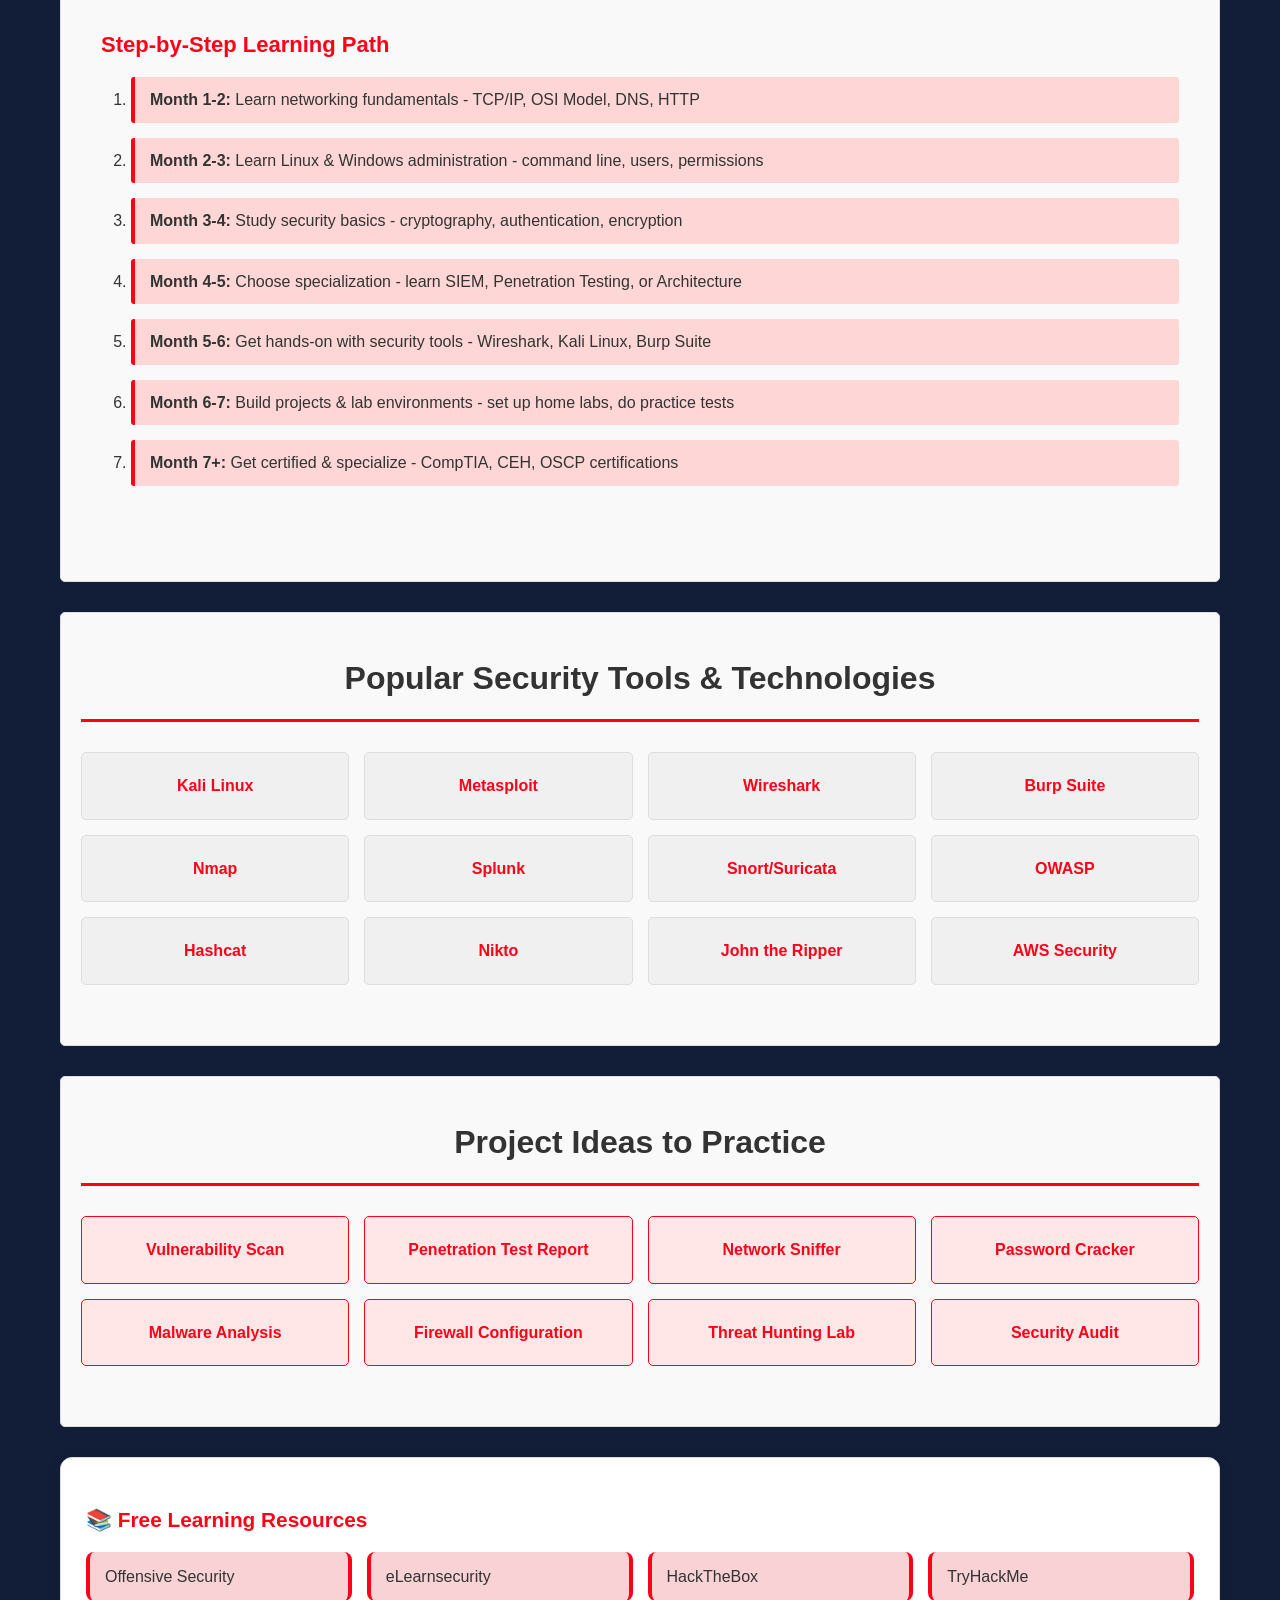
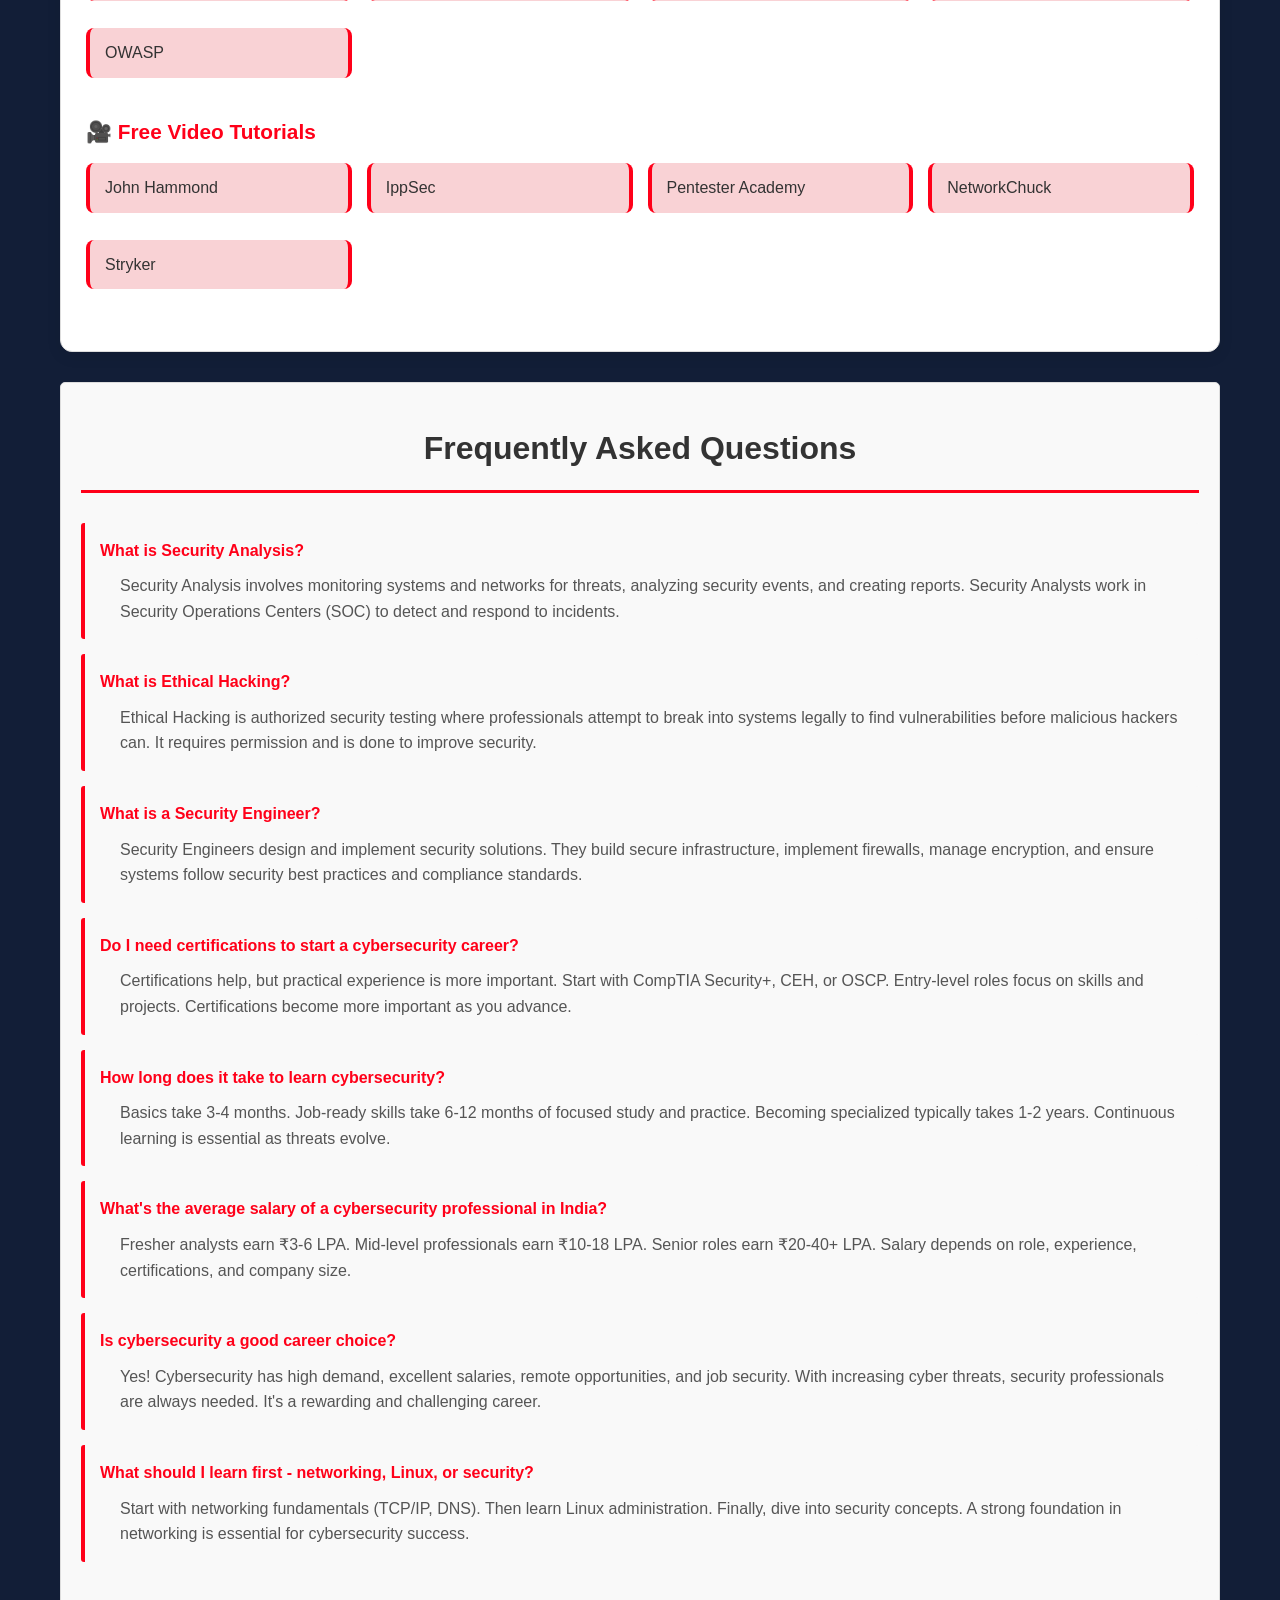
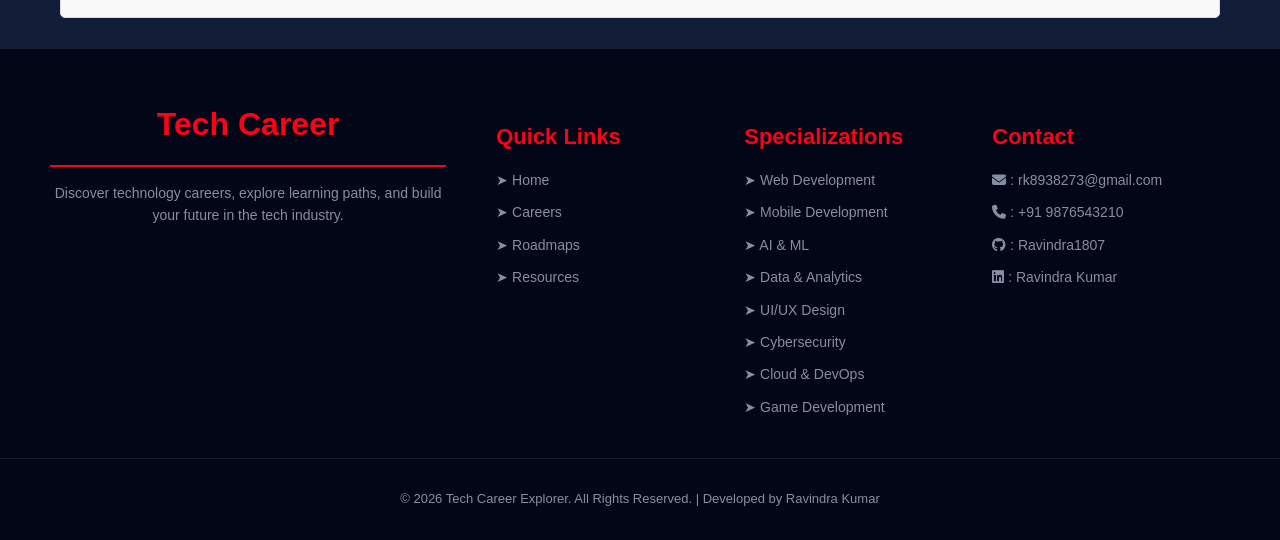
<file: cyber.html>
<!DOCTYPE html>
<html lang="en">

<head>
    <meta charset="UTF-8">
    <meta name="viewport" content="width=device-width, initial-scale=1.0">
    <link href="https://fonts.googleapis.com/css2?family=Space+Mono:wght@400&display=swap" rel="stylesheet">
    <link rel="stylesheet" href="https://cdnjs.cloudflare.com/ajax/libs/font-awesome/6.5.1/css/all.min.css">
    <link
        href="https://fonts.googleapis.com/css2?family=Black+Ops+One&family=DM+Serif+Display:ital@0;1&family=Electrolize&family=Inter:ital,opsz,wght@0,14..32,100..900;1,14..32,100..900&family=Poppins:ital,wght@0,100;0,200;0,300;0,400;0,500;0,600;0,700;0,800;0,900;1,100;1,200;1,300;1,400;1,500;1,600;1,700;1,800;1,900&display=swap">
    <title>Cybersecurity - TechCareer Explorer</title>
<link rel="stylesheet" href="CSS/cyber.css">
</head>

<body>

    <!-- ============ HEADER ============ -->
    <header>
        <a class="head-icon" href="#">
            <div class="image-icon">
                <img src="images/Icon.png" alt="TechCareer Explorer logo" height="60" width="60">
            </div>
            <span class="nav-left">TechCareer·Explorer</span>
        </a>

        <button class="menu-btn" aria-label="Toggle navigation menu">
            <i class="fa fa-cog"></i>
        </button>

        <ul class="navbar" id="navLinks">
            <li>
                <a class="nav-one" href="index.html">
                    <i class="fa-solid fa-house"></i>
                    Home
                </a>
            </li>

            <li class="dropdown">
                <a href="#" class="nav-other dropdown-toggle">
                    <i class="fa-solid fa-briefcase"></i>
                    Category Roles
                    <i class="fa-solid fa-chevron-down"></i>
                </a>
                <ul class="dropdown-menu">
                    <li><a href="web-development.html">Web Developer</a></li>
                    <li><a href="mobile-development.html">Mobile Development</a></li>
                    <li><a href="AIML.html">AI & Machine Learning</a></li>
                    <li><a href="data-Analytics.html">Data & Analytics</a></li>
                    <li><a href="UX_UX.html">UI/UX Design</a></li>
                    <li><a href="cyber.html">Cybersecurity</a></li>
                    <li><a href="cloud&DevOps.html">Cloud & DevOps</a></li>
                    <li><a href="game-de.html">Game Development</a></li>
                </ul>
            </li>
        </ul>
    </header>

    <!-- ============ HERO SECTION ============ -->
    <div class="hero">
        <h1>Cybersecurity</h1>
        <p>Protect digital assets and systems. Master Security Analysis, Ethical Hacking, Network Security, and Threat
            Management.</p>
    </div>

    <!-- ============ MAIN CONTAINER ============ -->
    <div class="container">

        <!-- ============ CAREER PATHS ============ -->
        <section id="careers">
            <h2>Choose Your Career Path</h2>
            <div class="cards-container">
                <div class="card">
                    <h3>Security Analyst</h3>
                    <p>Monitor systems and networks to detect security threats and vulnerabilities.</p>
                    <ul class="tech-list">
                        <li>SIEM Tools</li>
                        <li>Threat Detection</li>
                        <li>Network Analysis</li>
                        <li>Log Management</li>
                    </ul>
                </div>

                <div class="card">
                    <h3>Ethical Hacker</h3>
                    <p>Test systems for vulnerabilities to improve security before attackers find them.</p>
                    <ul class="tech-list">
                        <li>Penetration Testing</li>
                        <li>Vulnerability Assessment</li>
                        <li>Security Tools</li>
                        <li>Exploit Development</li>
                    </ul>
                </div>

                <div class="card">
                    <h3>Security Engineer</h3>
                    <p>Design, implement, and maintain security systems and infrastructure.</p>
                    <ul class="tech-list">
                        <li>Firewalls & IDS/IPS</li>
                        <li>Encryption</li>
                        <li>Architecture Design</li>
                        <li>Cloud Security</li>
                    </ul>
                </div>
            </div>
        </section>

        <!-- ============ DETAILED ROLES ============ -->
        <section>
            <h2>Security Analyst Details</h2>
            <div class="role-info">
                <h4>What You'll Do</h4>
                <p>You monitor and analyze security events across networks and systems. You identify potential threats,
                    respond to incidents, and create security reports to protect organizational assets.</p>
            </div>

            <div class="role-info">
                <h4>Skills Required</h4>
                <ul>
                    <li>SIEM Tools - Splunk, ELK, Sumo Logic</li>
                    <li>Network Analysis - Wireshark, tcpdump</li>
                    <li>Threat Detection & Analysis - IDS/IPS</li>
                    <li>Linux & Windows - OS knowledge</li>
                    <li>Scripting - Python, Bash</li>
                </ul>
            </div>

            <div class="salary-box">
                <div class="label">Average Salary (India)</div>
                <div class="amount">₹5 - 12 LPA</div>
            </div>

            <div class="role-info">
                <h4>Top Job Roles</h4>
                <ul>
                    <li>Junior Security Analyst</li>
                    <li>SOC Analyst</li>
                    <li>Threat Intelligence Analyst</li>
                </ul>
            </div>
        </section>

        <section>
            <h2>Ethical Hacker Details</h2>
            <div class="role-info">
                <h4>What You'll Do</h4>
                <p>You conduct penetration tests and vulnerability assessments to identify security weaknesses. You work
                    with companies to find and document vulnerabilities before malicious actors can exploit them.</p>
            </div>

            <div class="role-info">
                <h4>Skills Required</h4>
                <ul>
                    <li>Penetration Testing - Methodology & Tools</li>
                    <li>Kali Linux - Hacking Operating System</li>
                    <li>Security Tools - Metasploit, Burp Suite, Nmap</li>
                    <li>Programming - Python, C, Java</li>
                    <li>Web Security - OWASP Top 10</li>
                </ul>
            </div>

            <div class="salary-box">
                <div class="label">Average Salary (India)</div>
                <div class="amount">₹6 - 15 LPA</div>
            </div>

            <div class="role-info">
                <h4>Top Job Roles</h4>
                <ul>
                    <li>Ethical Hacker / Penetration Tester</li>
                    <li>Security Researcher</li>
                    <li>Vulnerability Assessor</li>
                </ul>
            </div>
        </section>

        <section>
            <h2>Security Engineer Details</h2>
            <div class="role-info">
                <h4>What You'll Do</h4>
                <p>You design and implement comprehensive security solutions. You architect security systems, manage
                    firewalls, deploy encryption, and ensure systems follow security best practices.</p>
            </div>

            <div class="role-info">
                <h4>Skills Required</h4>
                <ul>
                    <li>Network Security - Firewalls, VPN, IDS/IPS</li>
                    <li>Cloud Security - AWS, Azure, GCP security</li>
                    <li>Encryption & Cryptography - PKI, SSL/TLS</li>
                    <li>Security Architecture - Design & Implementation</li>
                    <li>Compliance - GDPR, HIPAA, PCI-DSS</li>
                </ul>
            </div>

            <div class="salary-box">
                <div class="label">Average Salary (India)</div>
                <div class="amount">₹8 - 20 LPA</div>
            </div>

            <div class="role-info">
                <h4>Top Job Roles</h4>
                <ul>
                    <li>Security Engineer</li>
                    <li>Cloud Security Engineer</li>
                    <li>Infrastructure Security Engineer</li>
                </ul>
            </div>
        </section>

        <!-- ============ SKILLS COMPARISON ============ -->
        <section>
            <h2>Skills Comparison Table</h2>
            <div class="table-wrapper">
                <table>
                    <thead>
                        <tr>
                            <th>Skills</th>
                            <th>Security Analyst</th>
                            <th>Ethical Hacker</th>
                            <th>Security Engineer</th>
                        </tr>
                    </thead>
                    <tbody>
                        <tr>
                            <td>Network Knowledge</td>
                            <td class="checkmark">✓</td>
                            <td class="checkmark">✓</td>
                            <td class="checkmark">✓</td>
                        </tr>
                        <tr>
                            <td>Linux / Windows</td>
                            <td class="checkmark">✓</td>
                            <td class="checkmark">✓</td>
                            <td class="checkmark">✓</td>
                        </tr>
                        <tr>
                            <td>SIEM Tools</td>
                            <td class="checkmark">✓</td>
                            <td class="cross">✗</td>
                            <td class="cross">✗</td>
                        </tr>
                        <tr>
                            <td>Penetration Testing</td>
                            <td class="cross">✗</td>
                            <td class="checkmark">✓</td>
                            <td class="checkmark">✓</td>
                        </tr>
                        <tr>
                            <td>Security Tools (Metasploit, Burp)</td>
                            <td class="cross">✗</td>
                            <td class="checkmark">✓</td>
                            <td class="checkmark">✓</td>
                        </tr>
                        <tr>
                            <td>Threat Detection & Analysis</td>
                            <td class="checkmark">✓</td>
                            <td class="checkmark">✓</td>
                            <td class="checkmark">✓</td>
                        </tr>
                        <tr>
                            <td>Programming (Python/C)</td>
                            <td class="checkmark">✓</td>
                            <td class="checkmark">✓</td>
                            <td class="checkmark">✓</td>
                        </tr>
                        <tr>
                            <td>Architecture & Design</td>
                            <td class="cross">✗</td>
                            <td class="cross">✗</td>
                            <td class="checkmark">✓</td>
                        </tr>
                        <tr>
                            <td>Cloud Security (AWS/Azure)</td>
                            <td class="checkmark">✓</td>
                            <td class="checkmark">✓</td>
                            <td class="checkmark">✓</td>
                        </tr>
                        <tr>
                            <td>Cryptography & Encryption</td>
                            <td class="cross">✗</td>
                            <td class="checkmark">✓</td>
                            <td class="checkmark">✓</td>
                        </tr>
                    </tbody>
                </table>
            </div>
        </section>

        <!-- ============ ROADMAP ============ -->
        <section id="roadmap">
            <h2>Cybersecurity Learning Roadmap</h2>
            <div class="roadmap-list">
                <h3>Step-by-Step Learning Path</h3>
                <ol>
                    <li><strong>Month 1-2:</strong> Learn networking fundamentals - TCP/IP, OSI Model, DNS, HTTP</li>
                    <li><strong>Month 2-3:</strong> Learn Linux & Windows administration - command line, users,
                        permissions</li>
                    <li><strong>Month 3-4:</strong> Study security basics - cryptography, authentication, encryption
                    </li>
                    <li><strong>Month 4-5:</strong> Choose specialization - learn SIEM, Penetration Testing, or
                        Architecture</li>
                    <li><strong>Month 5-6:</strong> Get hands-on with security tools - Wireshark, Kali Linux, Burp Suite
                    </li>
                    <li><strong>Month 6-7:</strong> Build projects & lab environments - set up home labs, do practice
                        tests</li>
                    <li><strong>Month 7+:</strong> Get certified & specialize - CompTIA, CEH, OSCP certifications</li>
                </ol>
            </div>
        </section>

        <!-- ============ TECHNOLOGIES ============ -->
        <section id="resources">
            <h2>Popular Security Tools & Technologies</h2>
            <div class="tech-grid">
                <div class="tech-item">Kali Linux</div>
                <div class="tech-item">Metasploit</div>
                <div class="tech-item">Wireshark</div>
                <div class="tech-item">Burp Suite</div>
                <div class="tech-item">Nmap</div>
                <div class="tech-item">Splunk</div>
                <div class="tech-item">Snort/Suricata</div>
                <div class="tech-item">OWASP</div>
                <div class="tech-item">Hashcat</div>
                <div class="tech-item">Nikto</div>
                <div class="tech-item">John the Ripper</div>
                <div class="tech-item">AWS Security</div>
            </div>
        </section>

        <!-- ============ PROJECT IDEAS ============ -->
        <section>
            <h2>Project Ideas to Practice</h2>
            <div class="projects-grid">
                <div class="project-item">Vulnerability Scan</div>
                <div class="project-item">Penetration Test Report</div>
                <div class="project-item">Network Sniffer</div>
                <div class="project-item">Password Cracker</div>
                <div class="project-item">Malware Analysis</div>
                <div class="project-item">Firewall Configuration</div>
                <div class="project-item">Threat Hunting Lab</div>
                <div class="project-item">Security Audit</div>
            </div>
        </section>

        <section class="resources">

            <h3>📚 Free Learning Resources</h3>

            <ul>
                <li><a href="https://www.offensive-security.com/" target="_blank">Offensive Security</a></li>

                <li><a href="https://www.elearnsecurity.com/" target="_blank">eLearnsecurity</a></li>

                <li><a href="https://www.hackthebox.com/" target="_blank">HackTheBox</a></li>

                <li><a href="https://tryhackme.com/" target="_blank">TryHackMe</a></li>

                <li><a href="https://owasp.org/" target="_blank">OWASP</a></li>
            </ul>

            <h3>🎥 Free Video Tutorials</h3>

            <ul>
                <li><a href="https://www.youtube.com/@JohnHammondSec" target="_blank">John Hammond</a></li>

                <li><a href="https://www.youtube.com/@IppSec" target="_blank">IppSec</a></li>

                <li><a href="https://www.youtube.com/@PentesterAcademyTV" target="_blank">Pentester Academy</a></li>

                <li><a href="https://www.youtube.com/@NetworkChuck" target="_blank">NetworkChuck</a></li>

                <li><a href="https://www.youtube.com/@StrykerHS" target="_blank">Stryker</a></li>
            </ul>

        </section>

        <!-- ============ FAQ ============ -->
        <section id="faq">
            <h2>Frequently Asked Questions</h2>

            <div class="faq-item">
                <h4>What is Security Analysis?</h4>
                <p>Security Analysis involves monitoring systems and networks for threats, analyzing security events,
                    and creating reports. Security Analysts work in Security Operations Centers (SOC) to detect and
                    respond to incidents.</p>
            </div>

            <div class="faq-item">
                <h4>What is Ethical Hacking?</h4>
                <p>Ethical Hacking is authorized security testing where professionals attempt to break into systems
                    legally to find vulnerabilities before malicious hackers can. It requires permission and is done to
                    improve security.</p>
            </div>

            <div class="faq-item">
                <h4>What is a Security Engineer?</h4>
                <p>Security Engineers design and implement security solutions. They build secure infrastructure,
                    implement firewalls, manage encryption, and ensure systems follow security best practices and
                    compliance standards.</p>
            </div>

            <div class="faq-item">
                <h4>Do I need certifications to start a cybersecurity career?</h4>
                <p>Certifications help, but practical experience is more important. Start with CompTIA Security+, CEH,
                    or OSCP. Entry-level roles focus on skills and projects. Certifications become more important as you
                    advance.</p>
            </div>

            <div class="faq-item">
                <h4>How long does it take to learn cybersecurity?</h4>
                <p>Basics take 3-4 months. Job-ready skills take 6-12 months of focused study and practice. Becoming
                    specialized typically takes 1-2 years. Continuous learning is essential as threats evolve.</p>
            </div>

            <div class="faq-item">
                <h4>What's the average salary of a cybersecurity professional in India?</h4>
                <p>Fresher analysts earn ₹3-6 LPA. Mid-level professionals earn ₹10-18 LPA. Senior roles earn ₹20-40+
                    LPA. Salary depends on role, experience, certifications, and company size.</p>
            </div>

            <div class="faq-item">
                <h4>Is cybersecurity a good career choice?</h4>
                <p>Yes! Cybersecurity has high demand, excellent salaries, remote opportunities, and job security. With
                    increasing cyber threats, security professionals are always needed. It's a rewarding and challenging
                    career.</p>
            </div>

            <div class="faq-item">
                <h4>What should I learn first - networking, Linux, or security?</h4>
                <p>Start with networking fundamentals (TCP/IP, DNS). Then learn Linux administration. Finally, dive into
                    security concepts. A strong foundation in networking is essential for cybersecurity success.</p>
            </div>
        </section>

    </div>

    <!-- ============ FOOTER ============ -->
    <footer class="footer">
        <div class="footer-container">

            <div class="footer-box">
                <div class="U">
                    <h2>Tech Career</h2>
                    <p>
                        Discover technology careers, explore learning paths,
                        and build your future in the tech industry.
                    </p>
                </div>
            </div>

            <div class="footer-box">
                <h3>Quick Links</h3>
                <ul>
                    <li><a href="index.html">➤ Home</a></li>
                    <li><a href="index.html">➤ Careers</a></li>
                    <li><a href="index.html">➤ Roadmaps</a></li>
                    <li><a href="index.html">➤ Resources</a></li>
                </ul>
            </div>

            <div class="footer-box">
                <h3>Specializations</h3>
                <ul>
                    <li><a href="web-development.html">➤ Web Development</a></li>
                    <li><a href="mobile-development.html">➤ Mobile Development</a></li>
                    <li><a href="AIML.html">➤ AI & ML</a></li>
                    <li><a href="data-Analytics.html">➤ Data & Analytics</a></li>
                    <li><a href="UX_UX.html">➤ UI/UX Design</a></li>
                    <li><a href="cyber.html">➤ Cybersecurity</a></li>
                    <li><a href="cloud&DevOps.html">➤ Cloud & DevOps</a></li>
                    <li><a href="game-de.html">➤ Game Development</a></li>
                </ul>
            </div>

          <div class="footer-box">
                <h3>Contact</h3>
                <ul>
                    <li><i class="fa-solid fa-envelope"></i> : <a
                            href="mailto:rk8938273@gmail.com" target="_blank">rk8938273@gmail.com</a></li>
                    <li><i class="fa-solid fa-phone"></i> : <a href="tel:+919876543210"  target="_blank">+91 9876543210</a></li>
                    <li><i class="fa-brands fa-github"></i> : <a href="https://github.com/Ravindra1807"  target="_blank">Ravindra1807</a>
                    </li>
                    <li><i class="fa-brands fa-linkedin"></i> : <a
                            href="https://www.linkedin.com/in/ravindra-kumar-a95761385" target="_blank">Ravindra Kumar</a></li>
                </ul>
            </div>

        </div>

        <div class="footer-bottom">
            <p>© 2026 Tech Career Explorer. All Rights Reserved. | Developed by Ravindra Kumar</p>
        </div>
    </footer>

    <script>
        const menuBtn = document.querySelector(".menu-btn");
        const navLinks = document.querySelector("#navLinks");
        const dropdowns = document.querySelectorAll(".dropdown");

        // Mobile hamburger toggle
        menuBtn.addEventListener("click", (e) => {
            e.stopPropagation();
            navLinks.classList.toggle("active");
        });

        // Close navbar + all dropdowns on outside click
        document.addEventListener("click", (e) => {
            if (!navLinks.contains(e.target) && !menuBtn.contains(e.target)) {
                navLinks.classList.remove("active");
                dropdowns.forEach((d) => d.classList.remove("open"));
            }
        });

        // Dropdown toggle — 1 click open, same click close
        dropdowns.forEach((dropdown) => {
            const toggle = dropdown.querySelector(".dropdown-toggle");

            toggle.addEventListener("click", (e) => {
                e.preventDefault();
                e.stopPropagation();

                const isOpen = dropdown.classList.contains("open");

                // close all first
                dropdowns.forEach((d) => d.classList.remove("open"));

                // toggle this one
                if (!isOpen) dropdown.classList.add("open");
            });
        });

        // Clicks inside dropdown-menu don't close it
        document.querySelectorAll(".dropdown-menu").forEach((menu) => {
            menu.addEventListener("click", (e) => e.stopPropagation());
        });
    </script>


</body>

</html>
</file>
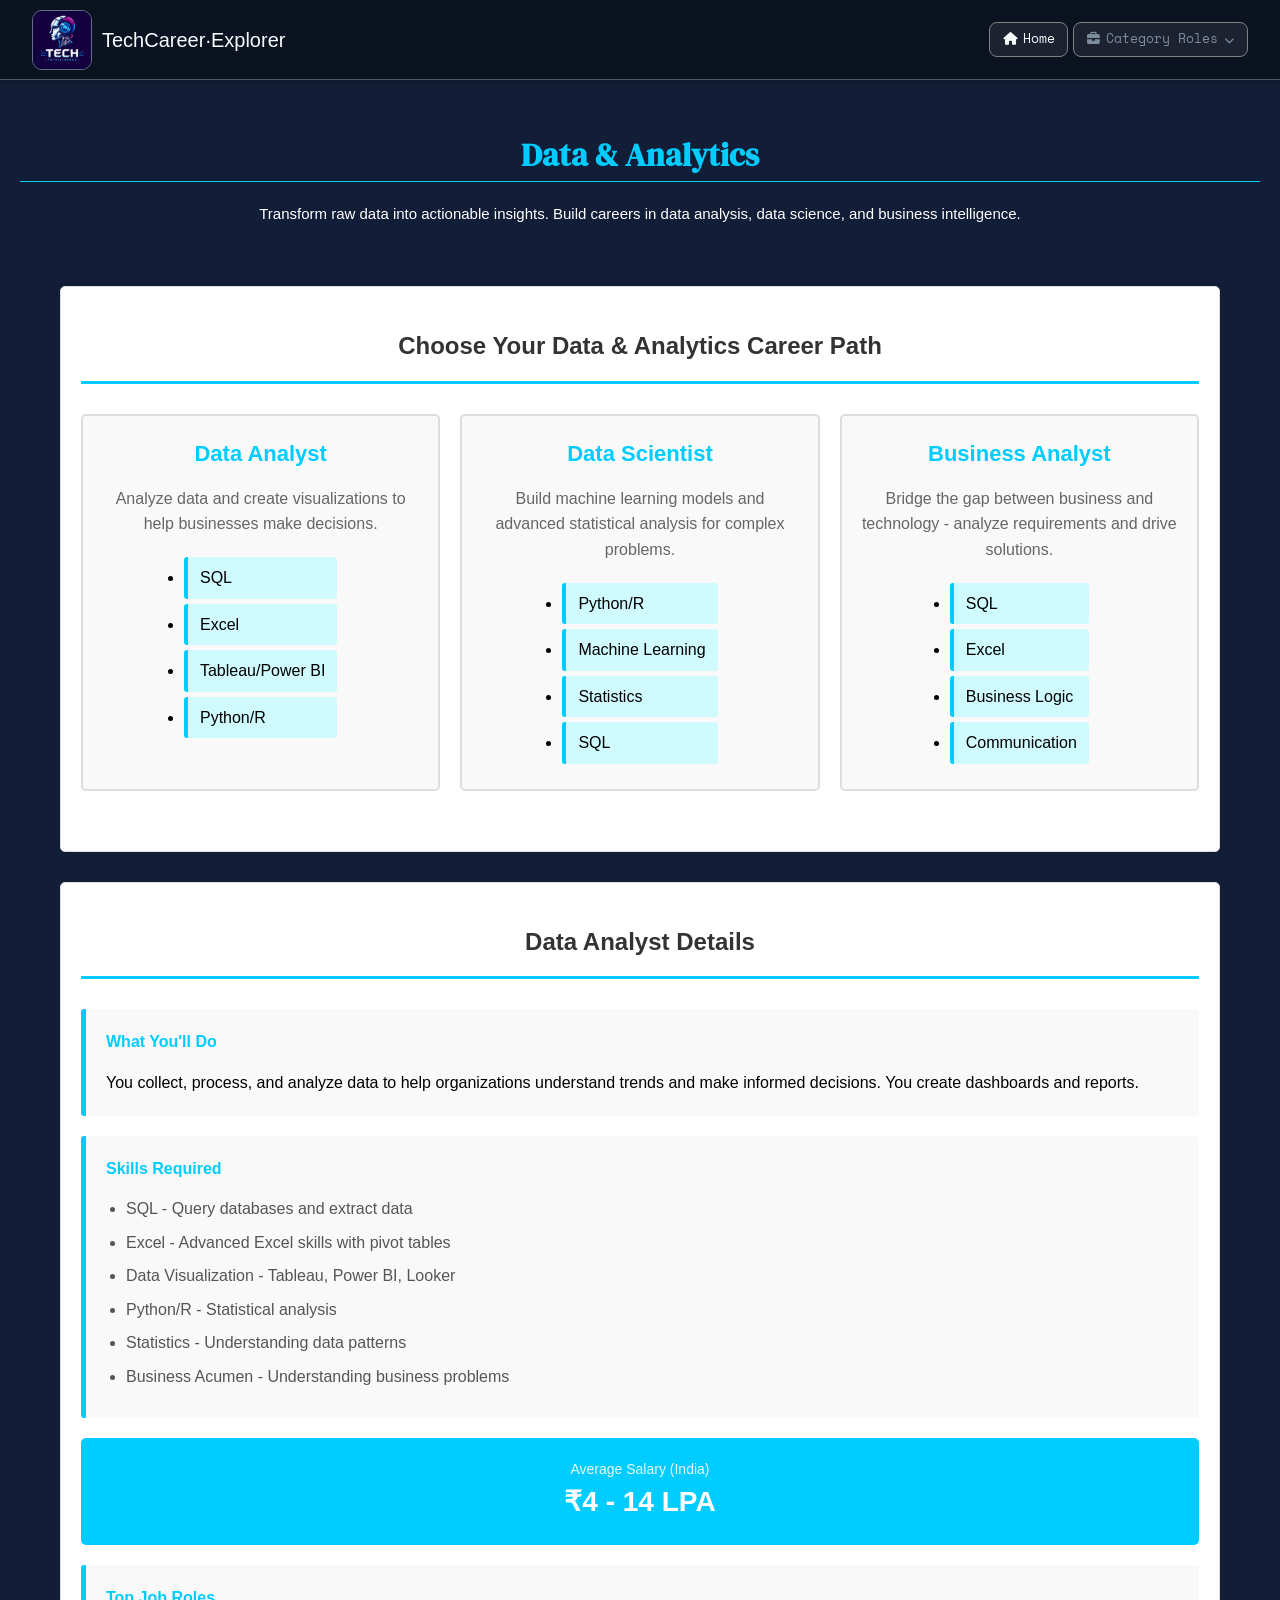
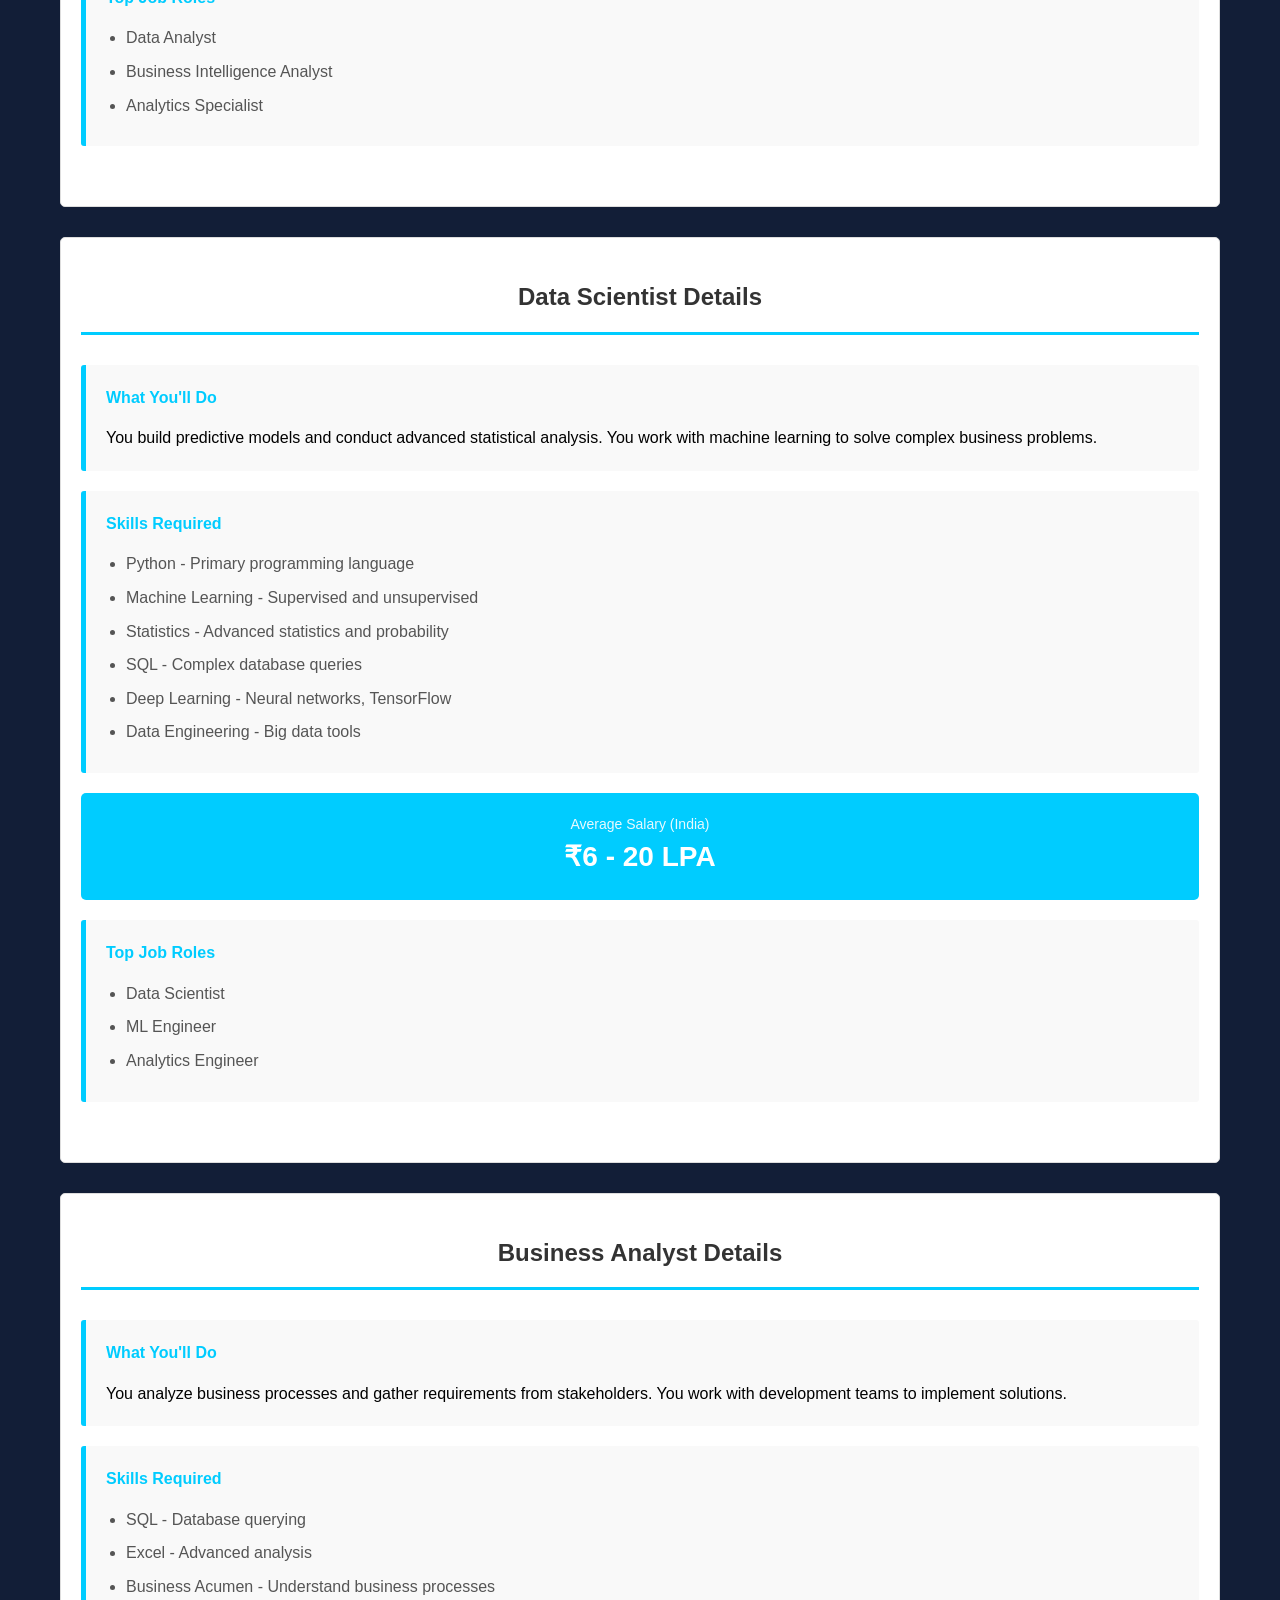
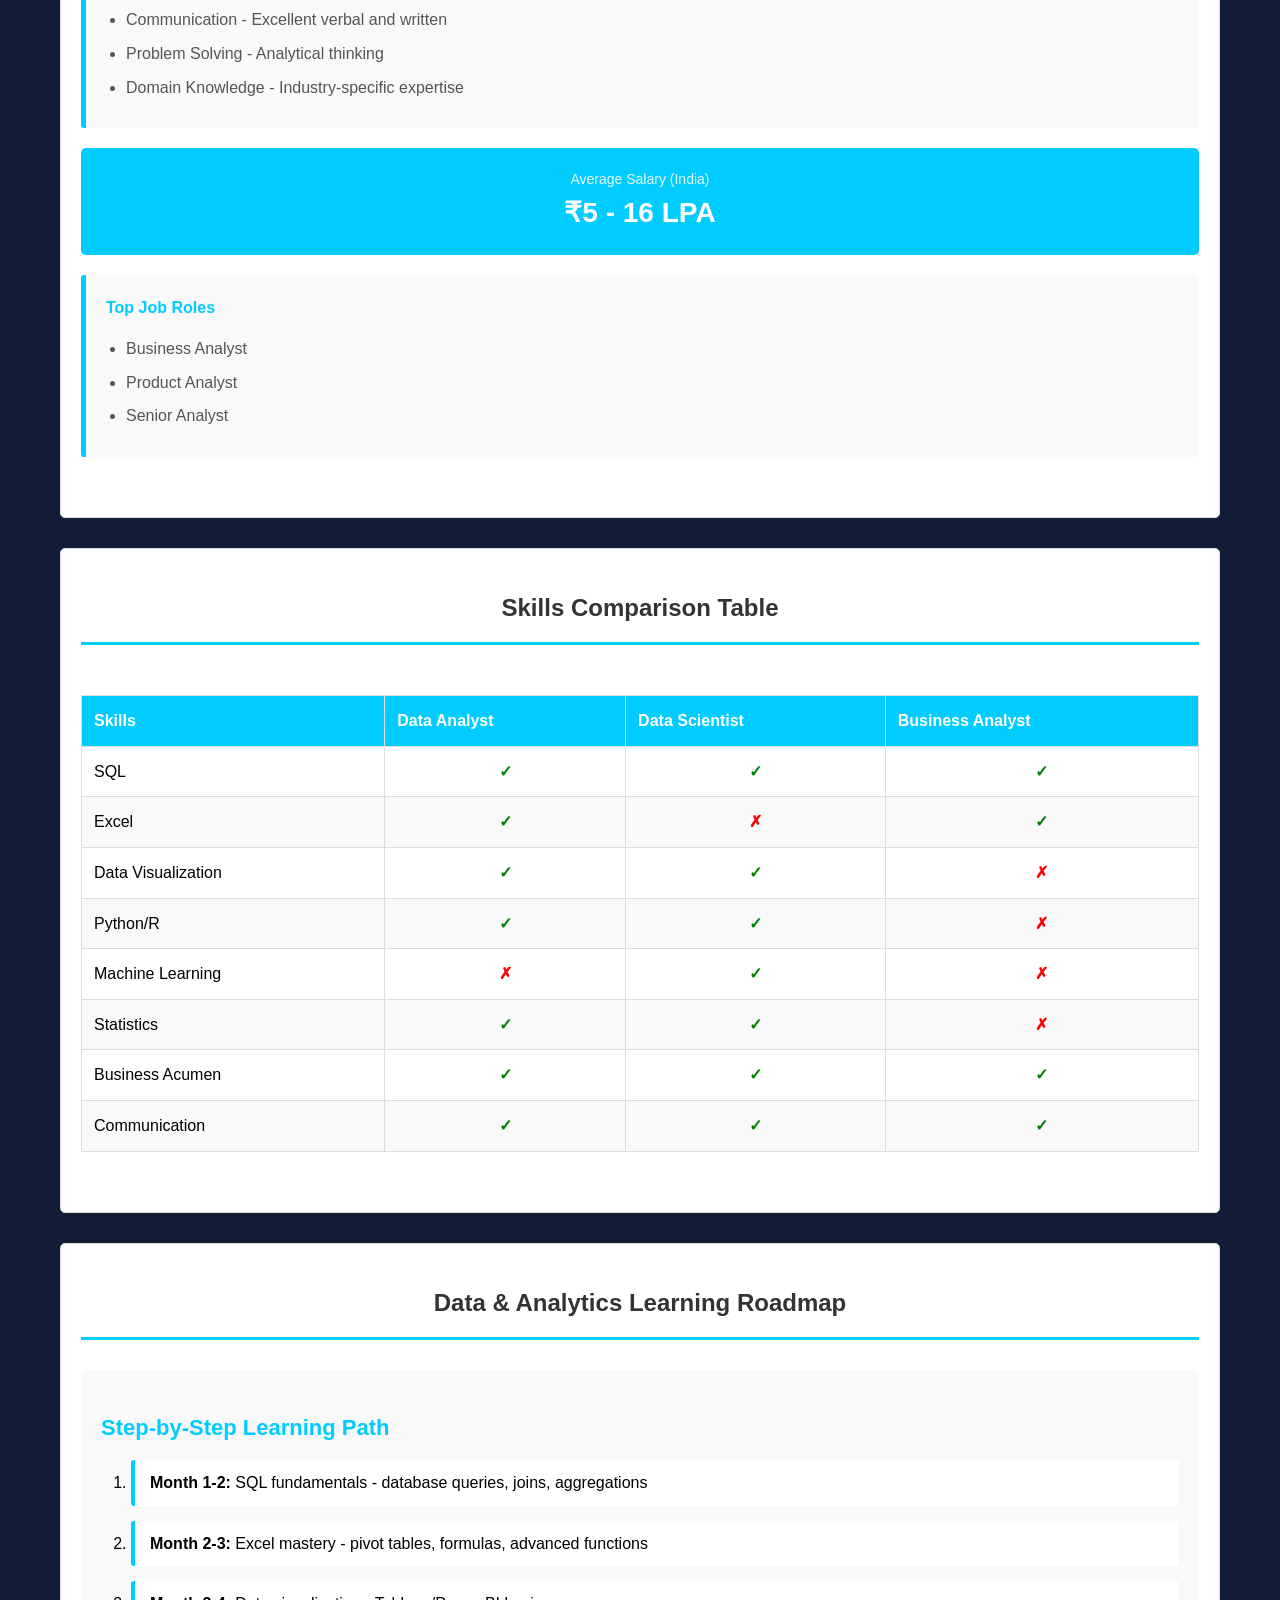
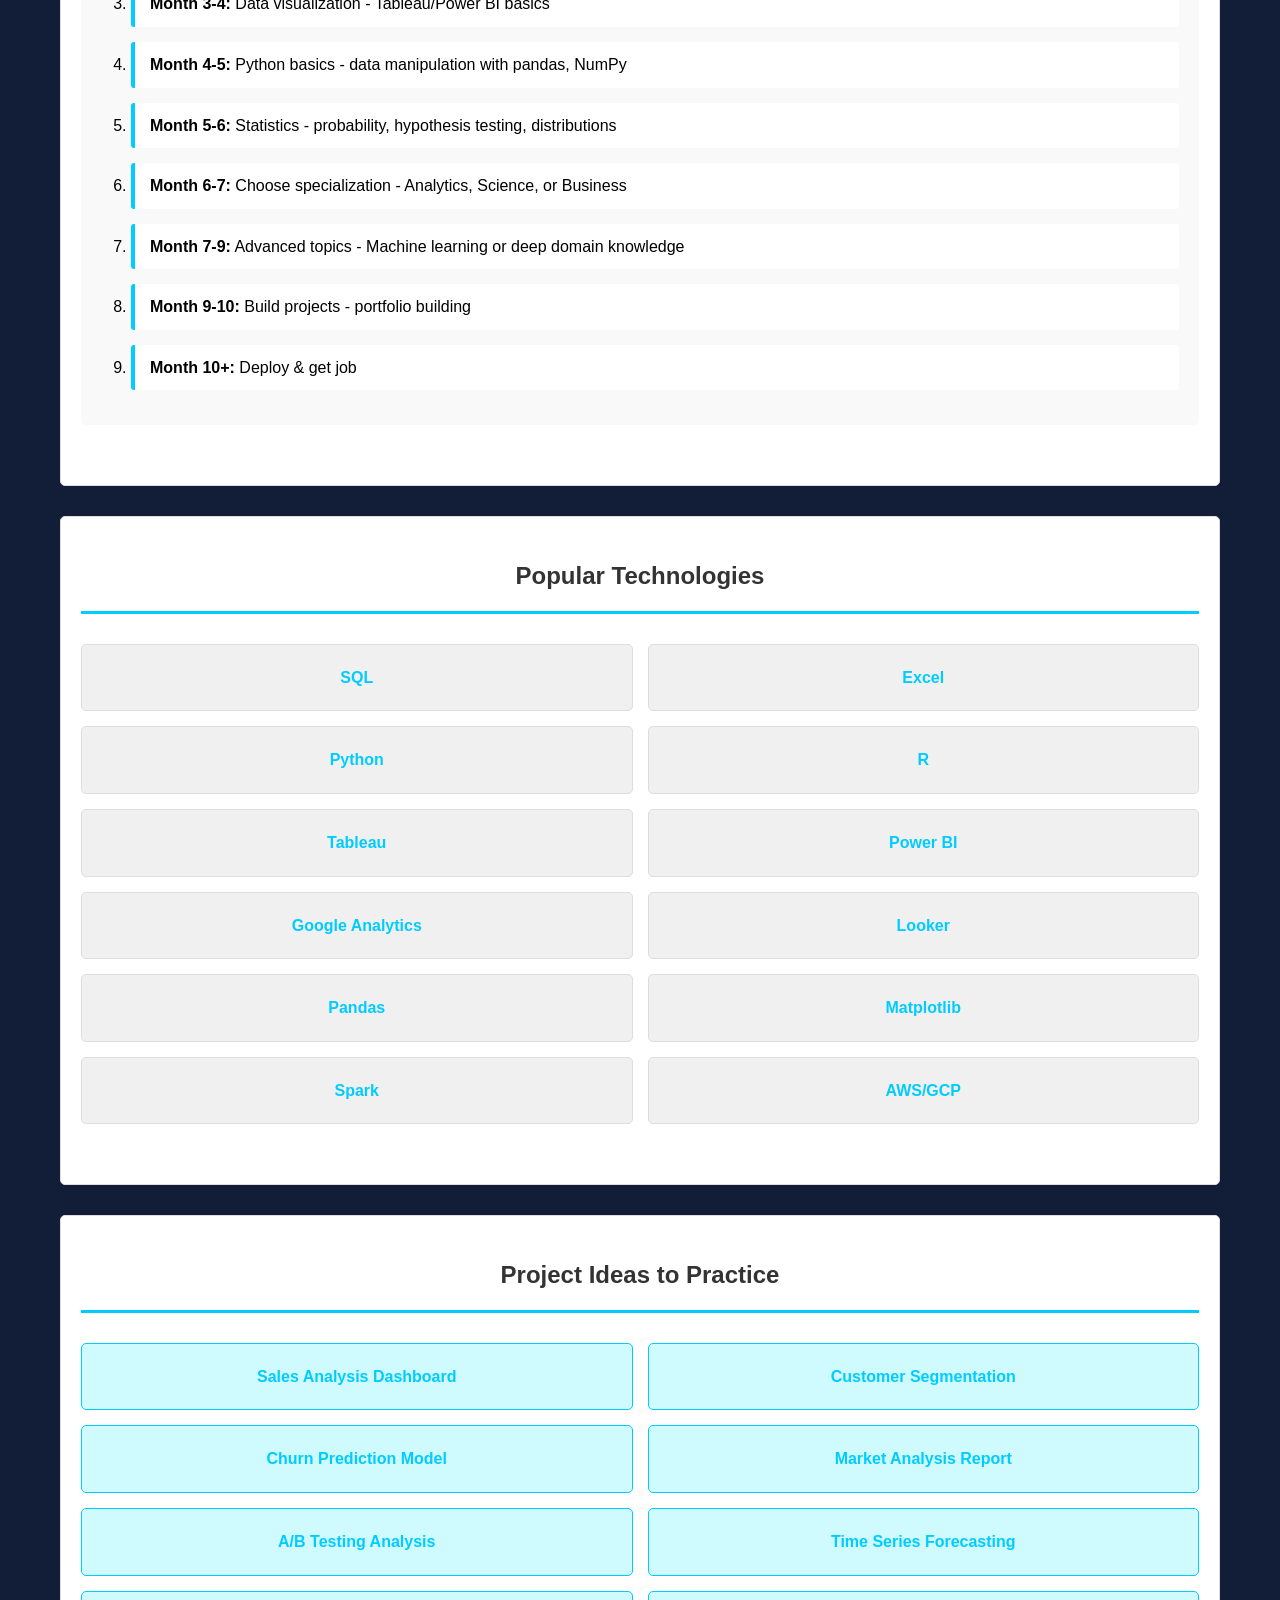
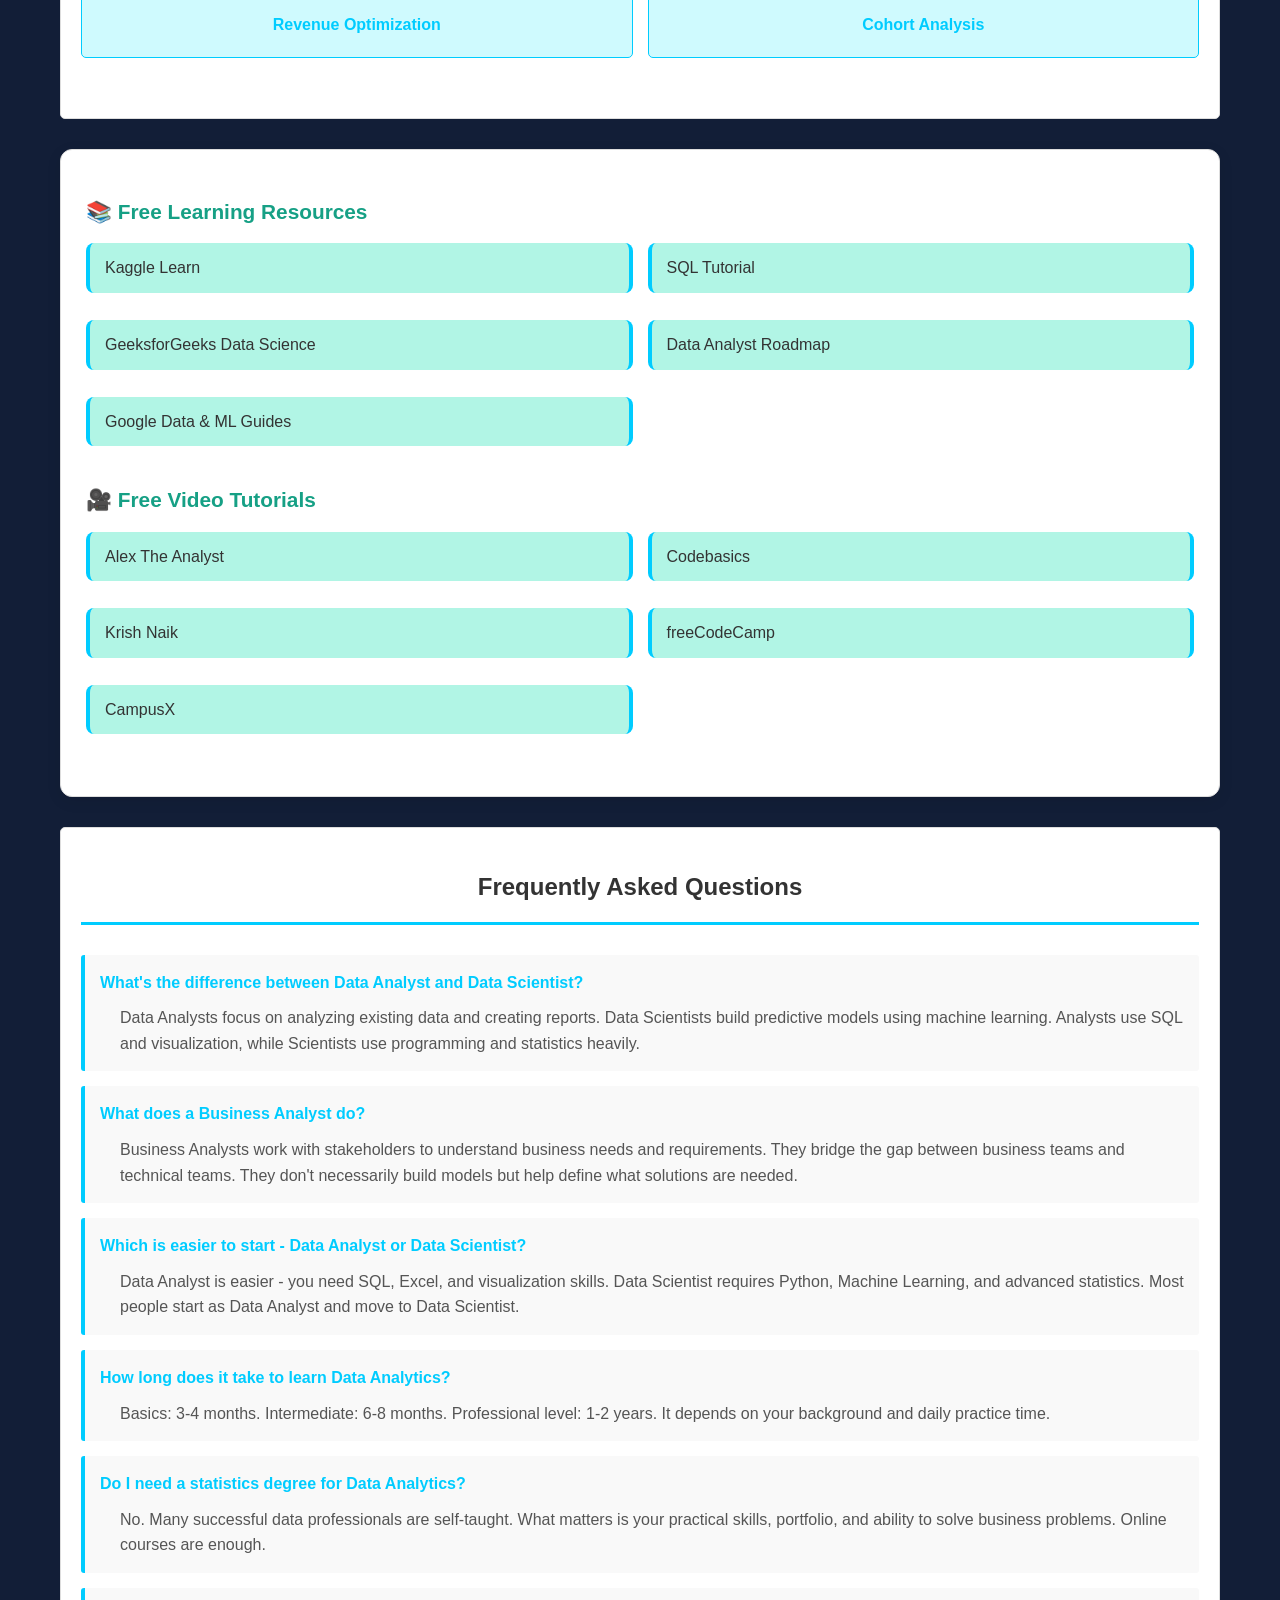
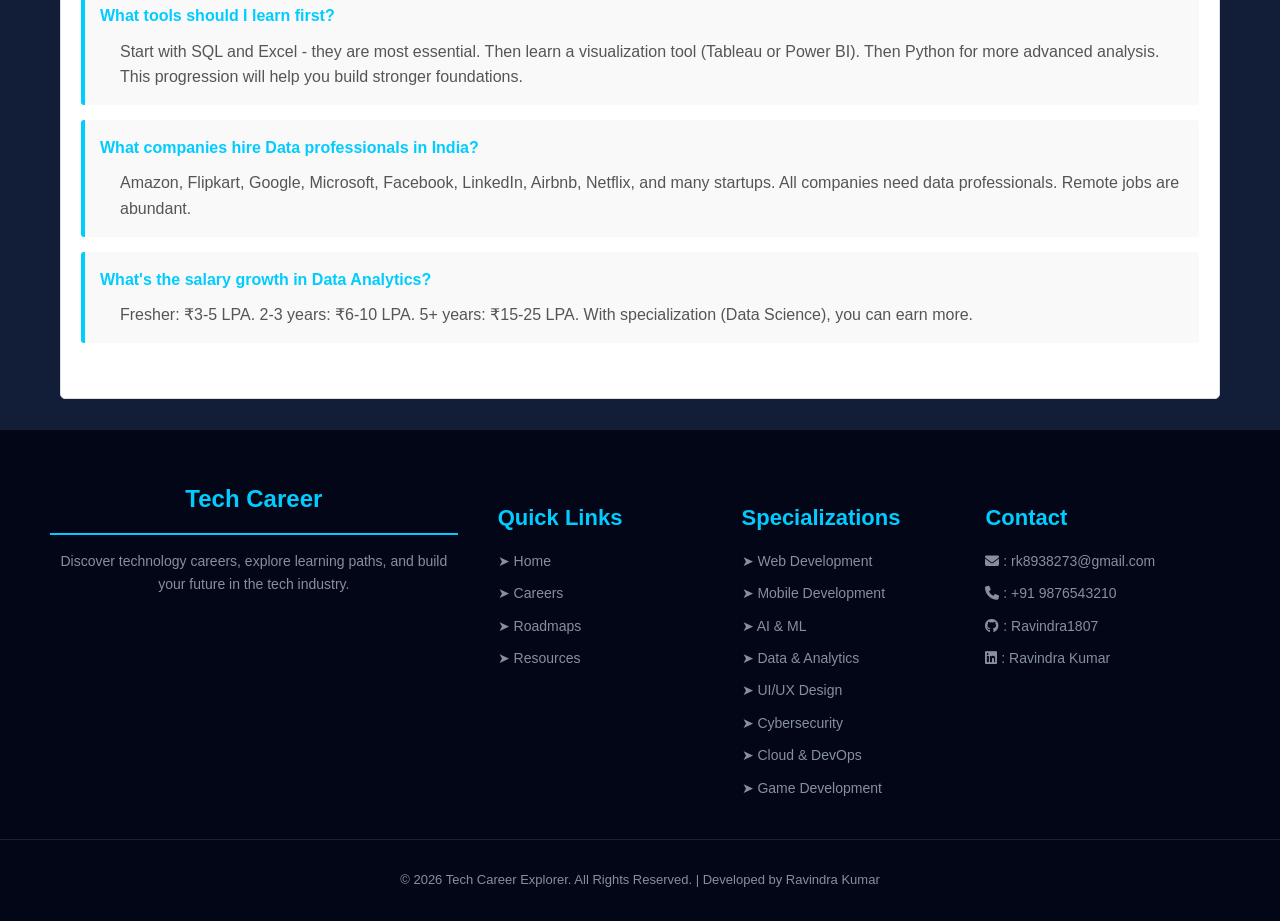
<file: data-Analytics.html>
<!DOCTYPE html>
<html lang="en">

<head>
    <meta charset="UTF-8">
    <meta name="viewport" content="width=device-width, initial-scale=1.0">
    <link href="https://fonts.googleapis.com/css2?family=Space+Mono:wght@400&display=swap" rel="stylesheet">
    <link rel="stylesheet" href="https://cdnjs.cloudflare.com/ajax/libs/font-awesome/6.5.1/css/all.min.css">
    <title>TechCareer Explorer - Data & Analytics</title>
    <link rel="stylesheet" href="CSS/data-a.css">
</head>

<body>

    <!-- ============ HEADER ============ -->

    <header>

        <a class="head-icon" href="#">

            <div class="image-icon">
                <img src="images/Icon.png" alt="TechCareer Explorer logo" height="60" width="60">
            </div>

            <span class="nav-left">TechCareer·Explorer</span>

        </a>

        <button class="menu-btn" aria-label="Toggle navigation menu">
            <i class="fa fa-cog"></i>
        </button>

        <ul class="navbar" id="navLinks">

            <li>
                <a class="nav-one" href="index.html">
                    <i class="fa-solid fa-house"></i>
                    Home
                </a>
            </li>

            <li class="dropdown">

                <a href="#" class="nav-other dropdown-toggle">
                    <i class="fa-solid fa-briefcase"></i>
                    Category Roles
                    <i class="fa-solid fa-chevron-down"></i>
                </a>

                <ul class="dropdown-menu">
                    <li>
                        <a href="web-development.html"> Web Developer </a>
                    </li>

                    <li>
                        <a href="mobile-development.html"> Mobile Development</a>
                    </li>

                    <li>
                        <a href="AIML.html"> AI & Machine Learning</a>
                    </li>

                    <li>
                        <a href="data-Analytics.html"> Data & Analytics</a>
                    </li>

                    <li>
                        <a href="UX_UX.html"> UI/UX Design</a>
                    </li>

                    <li>
                        <a href="cyber.html">Cybersecurity</a>
                    </li>

                    <li>
                        <a href="cloud&DevOps.html">Cloud & DevOps</a>
                    </li>

                    <li>
                        <a href="game-de.html">Game Development</a>
                    </li>

                </ul>
            </li>


        </ul>



    </header>

    <!-- ============ HERO SECTION ============ -->
    <div class="hero">
        <h1>Data & Analytics</h1>
        <p>Transform raw data into actionable insights. Build careers in data analysis, data science, and business
            intelligence.</p>
    </div>

    <!-- ============ MAIN CONTAINER ============ -->
    <div class="container">

        <!-- ============ CAREER PATHS ============ -->
        <section id="careers">
            <h2>Choose Your Data & Analytics Career Path</h2>
            <div class="cards-container">
                <div class="card">
                    <h3>Data Analyst</h3>
                    <p>Analyze data and create visualizations to help businesses make decisions.</p>
                    <ul class="tech-list">
                        <li>SQL</li>
                        <li>Excel</li>
                        <li>Tableau/Power BI</li>
                        <li>Python/R</li>
                    </ul>
                </div>

                <div class="card">
                    <h3>Data Scientist</h3>
                    <p>Build machine learning models and advanced statistical analysis for complex problems.</p>
                    <ul class="tech-list">
                        <li>Python/R</li>
                        <li>Machine Learning</li>
                        <li>Statistics</li>
                        <li>SQL</li>
                    </ul>
                </div>

                <div class="card">
                    <h3>Business Analyst</h3>
                    <p>Bridge the gap between business and technology - analyze requirements and drive solutions.</p>
                    <ul class="tech-list">
                        <li>SQL</li>
                        <li>Excel</li>
                        <li>Business Logic</li>
                        <li>Communication</li>
                    </ul>
                </div>
            </div>
        </section>

        <!-- ============ DETAILED ROLES ============ -->
        <section>
            <h2>Data Analyst Details</h2>
            <div class="role-info">
                <h4>What You'll Do</h4>
                <p>You collect, process, and analyze data to help organizations understand trends and make informed
                    decisions. You create dashboards and reports.</p>
            </div>

            <div class="role-info">
                <h4>Skills Required</h4>
                <ul>
                    <li>SQL - Query databases and extract data</li>
                    <li>Excel - Advanced Excel skills with pivot tables</li>
                    <li>Data Visualization - Tableau, Power BI, Looker</li>
                    <li>Python/R - Statistical analysis</li>
                    <li>Statistics - Understanding data patterns</li>
                    <li>Business Acumen - Understanding business problems</li>
                </ul>
            </div>

            <div class="salary-box">
                <div class="label">Average Salary (India)</div>
                <div class="amount">₹4 - 14 LPA</div>
            </div>

            <div class="role-info">
                <h4>Top Job Roles</h4>
                <ul>
                    <li>Data Analyst</li>
                    <li>Business Intelligence Analyst</li>
                    <li>Analytics Specialist</li>
                </ul>
            </div>
        </section>

        <section>
            <h2>Data Scientist Details</h2>
            <div class="role-info">
                <h4>What You'll Do</h4>
                <p>You build predictive models and conduct advanced statistical analysis. You work with machine learning
                    to solve complex business problems.</p>
            </div>

            <div class="role-info">
                <h4>Skills Required</h4>
                <ul>
                    <li>Python - Primary programming language</li>
                    <li>Machine Learning - Supervised and unsupervised</li>
                    <li>Statistics - Advanced statistics and probability</li>
                    <li>SQL - Complex database queries</li>
                    <li>Deep Learning - Neural networks, TensorFlow</li>
                    <li>Data Engineering - Big data tools</li>
                </ul>
            </div>

            <div class="salary-box">
                <div class="label">Average Salary (India)</div>
                <div class="amount">₹6 - 20 LPA</div>
            </div>

            <div class="role-info">
                <h4>Top Job Roles</h4>
                <ul>
                    <li>Data Scientist</li>
                    <li>ML Engineer</li>
                    <li>Analytics Engineer</li>
                </ul>
            </div>
        </section>

        <section>
            <h2>Business Analyst Details</h2>
            <div class="role-info">
                <h4>What You'll Do</h4>
                <p>You analyze business processes and gather requirements from stakeholders. You work with development
                    teams to implement solutions.</p>
            </div>

            <div class="role-info">
                <h4>Skills Required</h4>
                <ul>
                    <li>SQL - Database querying</li>
                    <li>Excel - Advanced analysis</li>
                    <li>Business Acumen - Understand business processes</li>
                    <li>Communication - Excellent verbal and written</li>
                    <li>Problem Solving - Analytical thinking</li>
                    <li>Domain Knowledge - Industry-specific expertise</li>
                </ul>
            </div>

            <div class="salary-box">
                <div class="label">Average Salary (India)</div>
                <div class="amount">₹5 - 16 LPA</div>
            </div>

            <div class="role-info">
                <h4>Top Job Roles</h4>
                <ul>
                    <li>Business Analyst</li>
                    <li>Product Analyst</li>
                    <li>Senior Analyst</li>
                </ul>
            </div>
        </section>

        <!-- ============ SKILLS COMPARISON ============ -->
        <section>
            <h2>Skills Comparison Table</h2>
            <div class="table-wrapper">
                <table>
                    <thead>
                        <tr>
                            <th>Skills</th>
                            <th>Data Analyst</th>
                            <th>Data Scientist</th>
                            <th>Business Analyst</th>
                        </tr>
                    </thead>
                    <tbody>
                        <tr>
                            <td>SQL</td>
                            <td class="checkmark">✓</td>
                            <td class="checkmark">✓</td>
                            <td class="checkmark">✓</td>
                        </tr>
                        <tr>
                            <td>Excel</td>
                            <td class="checkmark">✓</td>
                            <td class="cross">✗</td>
                            <td class="checkmark">✓</td>
                        </tr>
                        <tr>
                            <td>Data Visualization</td>
                            <td class="checkmark">✓</td>
                            <td class="checkmark">✓</td>
                            <td class="cross">✗</td>
                        </tr>
                        <tr>
                            <td>Python/R</td>
                            <td class="checkmark">✓</td>
                            <td class="checkmark">✓</td>
                            <td class="cross">✗</td>
                        </tr>
                        <tr>
                            <td>Machine Learning</td>
                            <td class="cross">✗</td>
                            <td class="checkmark">✓</td>
                            <td class="cross">✗</td>
                        </tr>
                        <tr>
                            <td>Statistics</td>
                            <td class="checkmark">✓</td>
                            <td class="checkmark">✓</td>
                            <td class="cross">✗</td>
                        </tr>
                        <tr>
                            <td>Business Acumen</td>
                            <td class="checkmark">✓</td>
                            <td class="checkmark">✓</td>
                            <td class="checkmark">✓</td>
                        </tr>
                        <tr>
                            <td>Communication</td>
                            <td class="checkmark">✓</td>
                            <td class="checkmark">✓</td>
                            <td class="checkmark">✓</td>
                        </tr>
                    </tbody>
                </table>
        </section>

        <!-- ============ ROADMAP ============ -->
        <section id="roadmap">
            <h2>Data & Analytics Learning Roadmap</h2>
            <div class="roadmap-list">
                <h3>Step-by-Step Learning Path</h3>
                <ol>
                    <li><strong>Month 1-2:</strong> SQL fundamentals - database queries, joins, aggregations</li>
                    <li><strong>Month 2-3:</strong> Excel mastery - pivot tables, formulas, advanced functions</li>
                    <li><strong>Month 3-4:</strong> Data visualization - Tableau/Power BI basics</li>
                    <li><strong>Month 4-5:</strong> Python basics - data manipulation with pandas, NumPy</li>
                    <li><strong>Month 5-6:</strong> Statistics - probability, hypothesis testing, distributions</li>
                    <li><strong>Month 6-7:</strong> Choose specialization - Analytics, Science, or Business</li>
                    <li><strong>Month 7-9:</strong> Advanced topics - Machine learning or deep domain knowledge</li>
                    <li><strong>Month 9-10:</strong> Build projects - portfolio building</li>
                    <li><strong>Month 10+:</strong> Deploy & get job</li>
                </ol>
            </div>
        </section>

        <!-- ============ TECHNOLOGIES ============ -->
        <section id="resources">
            <h2>Popular Technologies</h2>
            <div class="tech-grid">
                <div class="tech-item">SQL</div>
                <div class="tech-item">Excel</div>
                <div class="tech-item">Python</div>
                <div class="tech-item">R</div>
                <div class="tech-item">Tableau</div>
                <div class="tech-item">Power BI</div>
                <div class="tech-item">Google Analytics</div>
                <div class="tech-item">Looker</div>
                <div class="tech-item">Pandas</div>
                <div class="tech-item">Matplotlib</div>
                <div class="tech-item">Spark</div>
                <div class="tech-item">AWS/GCP</div>
            </div>
        </section>

        <!-- ============ PROJECT IDEAS ============ -->
        <section>
            <h2>Project Ideas to Practice</h2>
            <div class="projects-grid">
                <div class="project-item">Sales Analysis Dashboard</div>
                <div class="project-item">Customer Segmentation</div>
                <div class="project-item">Churn Prediction Model</div>
                <div class="project-item">Market Analysis Report</div>
                <div class="project-item">A/B Testing Analysis</div>
                <div class="project-item">Time Series Forecasting</div>
                <div class="project-item">Revenue Optimization</div>
                <div class="project-item">Cohort Analysis</div>
            </div>
        </section>


        <section class="resources">

            <h3>📚 Free Learning Resources</h3>

            <ul>
                <li><a href="https://www.kaggle.com/learn" target="_blank">Kaggle Learn</a></li>

                <li><a href="https://www.w3schools.com/sql/" target="_blank">SQL Tutorial</a></li>

                <li><a href="https://www.geeksforgeeks.org/data-science/" target="_blank">GeeksforGeeks Data Science</a>
                </li>

                <li><a href="https://roadmap.sh/data-analyst" target="_blank">Data Analyst Roadmap</a></li>

                <li><a href="https://developers.google.com/machine-learning" target="_blank">Google Data & ML Guides</a>
                </li>
            </ul>

            <h3>🎥 Free Video Tutorials</h3>

            <ul>
                <li><a href="https://www.youtube.com/@AlexTheAnalyst" target="_blank">Alex The Analyst</a></li>

                <li><a href="https://www.youtube.com/@Codebasics" target="_blank">Codebasics</a></li>

                <li><a href="https://www.youtube.com/@KrishNaik06" target="_blank">Krish Naik</a></li>

                <li><a href="https://www.youtube.com/@freecodecamp" target="_blank">freeCodeCamp</a></li>

                <li><a href="https://www.youtube.com/@campusx-official" target="_blank">CampusX</a></li>
            </ul>

        </section>

        <!-- ============ FAQ ============ -->
        <section id="faq">
            <h2>Frequently Asked Questions</h2>

            <div class="faq-item">
                <h4>What's the difference between Data Analyst and Data Scientist?</h4>
                <p>Data Analysts focus on analyzing existing data and creating reports. Data Scientists build predictive
                    models using machine learning. Analysts use SQL and visualization, while Scientists use programming
                    and statistics heavily.</p>
            </div>

            <div class="faq-item">
                <h4>What does a Business Analyst do?</h4>
                <p>Business Analysts work with stakeholders to understand business needs and requirements. They bridge
                    the gap between business teams and technical teams. They don't necessarily build models but help
                    define what solutions are needed.</p>
            </div>

            <div class="faq-item">
                <h4>Which is easier to start - Data Analyst or Data Scientist?</h4>
                <p>Data Analyst is easier - you need SQL, Excel, and visualization skills. Data Scientist requires
                    Python, Machine Learning, and advanced statistics. Most people start as Data Analyst and move to
                    Data Scientist.</p>
            </div>

            <div class="faq-item">
                <h4>How long does it take to learn Data Analytics?</h4>
                <p>Basics: 3-4 months. Intermediate: 6-8 months. Professional level: 1-2 years. It depends on your
                    background and daily practice time.</p>
            </div>

            <div class="faq-item">
                <h4>Do I need a statistics degree for Data Analytics?</h4>
                <p>No. Many successful data professionals are self-taught. What matters is your practical skills,
                    portfolio, and ability to solve business problems. Online courses are enough.</p>
            </div>

            <div class="faq-item">
                <h4>What tools should I learn first?</h4>
                <p>Start with SQL and Excel - they are most essential. Then learn a visualization tool (Tableau or Power
                    BI). Then Python for more advanced analysis. This progression will help you build stronger
                    foundations.</p>
            </div>

            <div class="faq-item">
                <h4>What companies hire Data professionals in India?</h4>
                <p>Amazon, Flipkart, Google, Microsoft, Facebook, LinkedIn, Airbnb, Netflix, and many startups. All
                    companies need data professionals. Remote jobs are abundant.</p>
            </div>

            <div class="faq-item">
                <h4>What's the salary growth in Data Analytics?</h4>
                <p>Fresher: ₹3-5 LPA. 2-3 years: ₹6-10 LPA. 5+ years: ₹15-25 LPA. With specialization (Data Science),
                    you can earn more.</p>
            </div>
        </section>

    </div>

    <!-- ============ FOOTER ============ -->
    <footer class="footer">
        <div class="footer-container">

            <div class="footer-box">
                <div class="U">
                    <h2>Tech Career</h2>
                    <p>
                        Discover technology careers, explore learning paths,
                        and build your future in the tech industry.
                    </p>
                </div>
            </div>

            <div class="footer-box">
                <h3>Quick Links</h3>
                <ul>
                    <li><a href="index.html">➤ Home</a></li>
                    <li><a href="index.html">➤ Careers</a></li>
                    <li><a href="index.html">➤ Roadmaps</a></li>
                    <li><a href="index.html">➤ Resources</a></li>
                </ul>
            </div>

            <div class="footer-box">
                <h3>Specializations</h3>
                <ul>
                    <li><a href="web-development.html">➤ Web Development</a></li>
                    <li><a href="mobile-development.html">➤ Mobile Development</a></li>
                    <li><a href="AIML.html">➤ AI & ML</a></li>
                    <li><a href="data-Analytics.html">➤ Data & Analytics</a></li>
                    <li><a href="UX_UX.html">➤ UI/UX Design</a></li>
                    <li><a href="cyber.html">➤ Cybersecurity</a></li>
                    <li><a href="cloud&DevOps.html">➤ Cloud & DevOps</a></li>
                    <li><a href="game-de.html">➤ Game Development</a></li>
                </ul>
            </div>

           <div class="footer-box">
                <h3>Contact</h3>
                <ul>
                    <li><i class="fa-solid fa-envelope"></i> : <a
                            href="mailto:rk8938273@gmail.com" target="_blank">rk8938273@gmail.com</a></li>
                    <li><i class="fa-solid fa-phone"></i> : <a href="tel:+919876543210"  target="_blank">+91 9876543210</a></li>
                    <li><i class="fa-brands fa-github"></i> : <a href="https://github.com/Ravindra1807"  target="_blank">Ravindra1807</a>
                    </li>
                    <li><i class="fa-brands fa-linkedin"></i> : <a
                            href="https://www.linkedin.com/in/ravindra-kumar-a95761385" target="_blank">Ravindra Kumar</a></li>
                </ul>
            </div>

        </div>

        <div class="footer-bottom">
            <p>© 2026 Tech Career Explorer. All Rights Reserved. | Developed by Ravindra Kumar</p>
        </div>
    </footer>

    <script>
        const menuBtn = document.querySelector(".menu-btn");
        const navLinks = document.querySelector("#navLinks");
        const dropdowns = document.querySelectorAll(".dropdown");

        // Mobile hamburger toggle
        menuBtn.addEventListener("click", (e) => {
            e.stopPropagation();
            navLinks.classList.toggle("active");
        });

        // Close navbar + all dropdowns on outside click
        document.addEventListener("click", (e) => {
            if (!navLinks.contains(e.target) && !menuBtn.contains(e.target)) {
                navLinks.classList.remove("active");
                dropdowns.forEach((d) => d.classList.remove("open"));
            }
        });

        // Dropdown toggle — 1 click open, same click close
        dropdowns.forEach((dropdown) => {
            const toggle = dropdown.querySelector(".dropdown-toggle");

            toggle.addEventListener("click", (e) => {
                e.preventDefault();
                e.stopPropagation();

                const isOpen = dropdown.classList.contains("open");

                // close all first
                dropdowns.forEach((d) => d.classList.remove("open"));

                // toggle this one
                if (!isOpen) dropdown.classList.add("open");
            });
        });

        // Clicks inside dropdown-menu don't close it
        document.querySelectorAll(".dropdown-menu").forEach((menu) => {
            menu.addEventListener("click", (e) => e.stopPropagation());
        });
    </script>
</body>

</html>
</file>
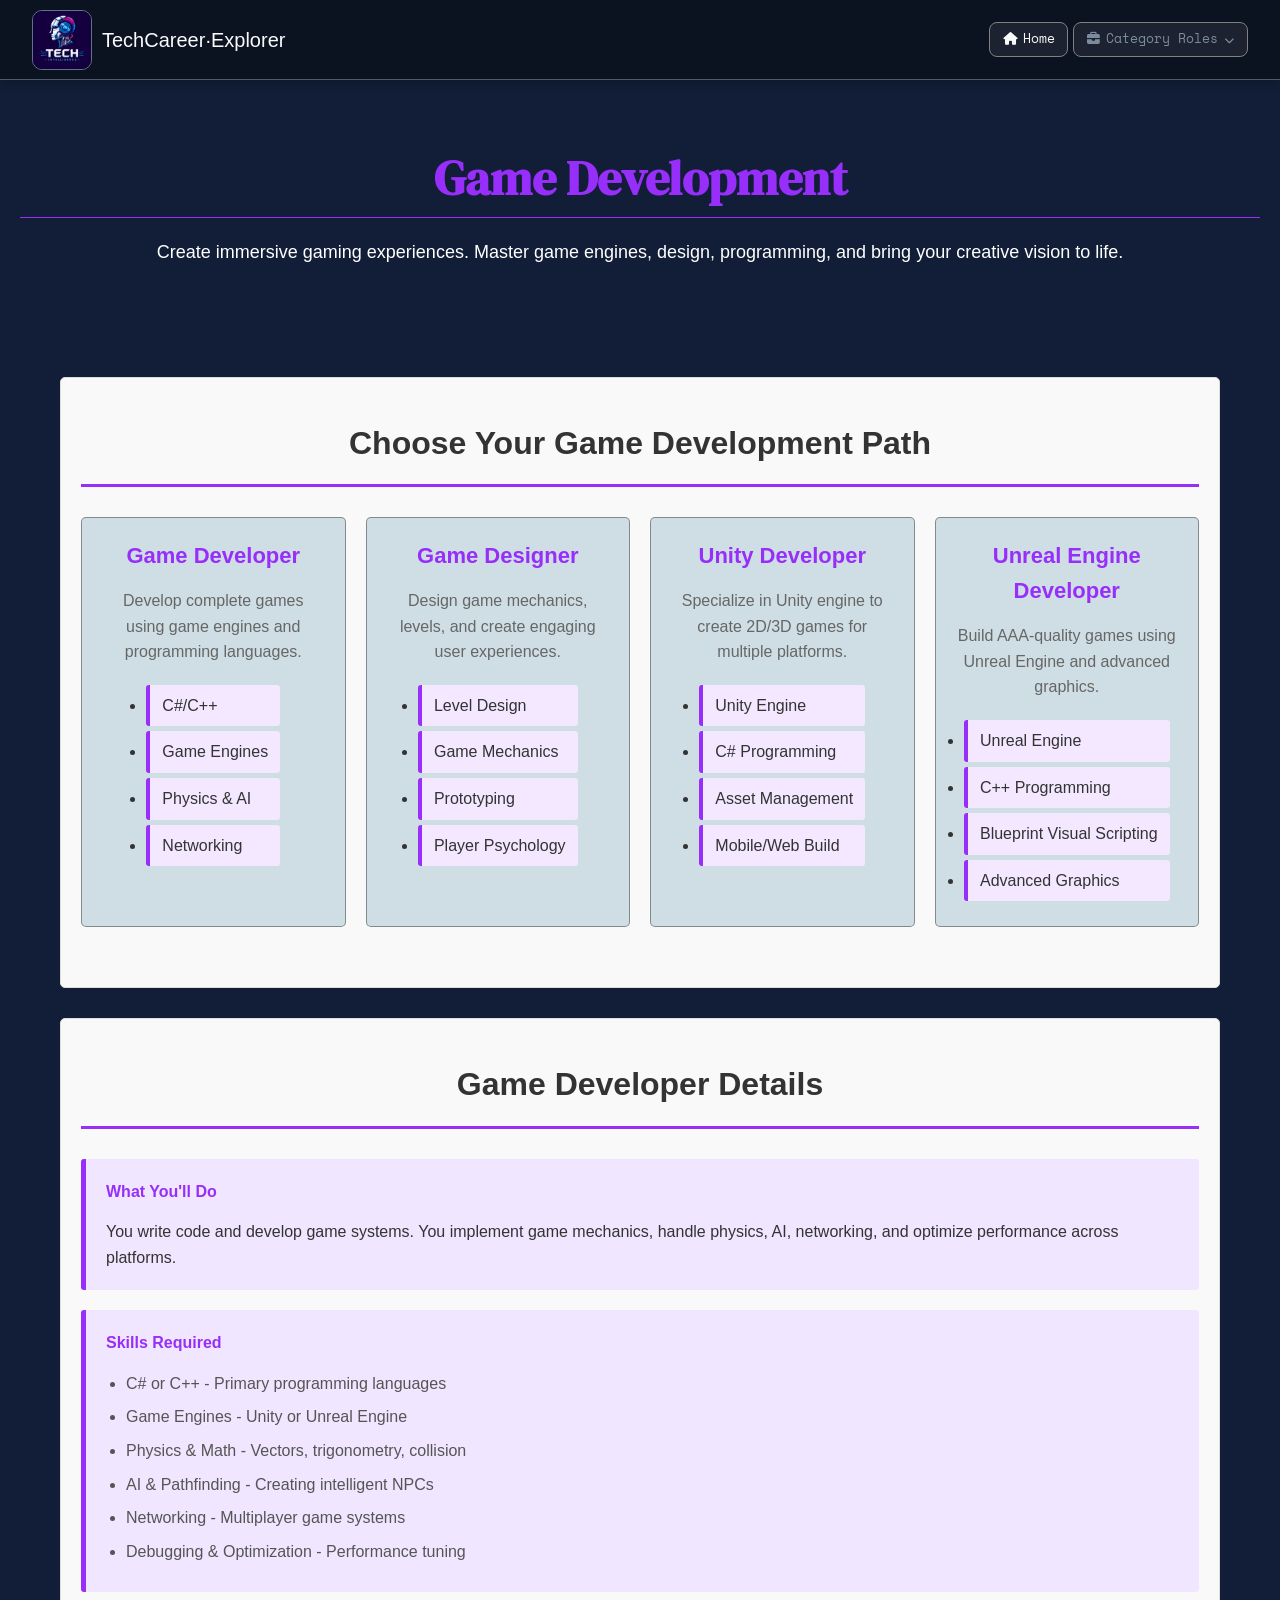
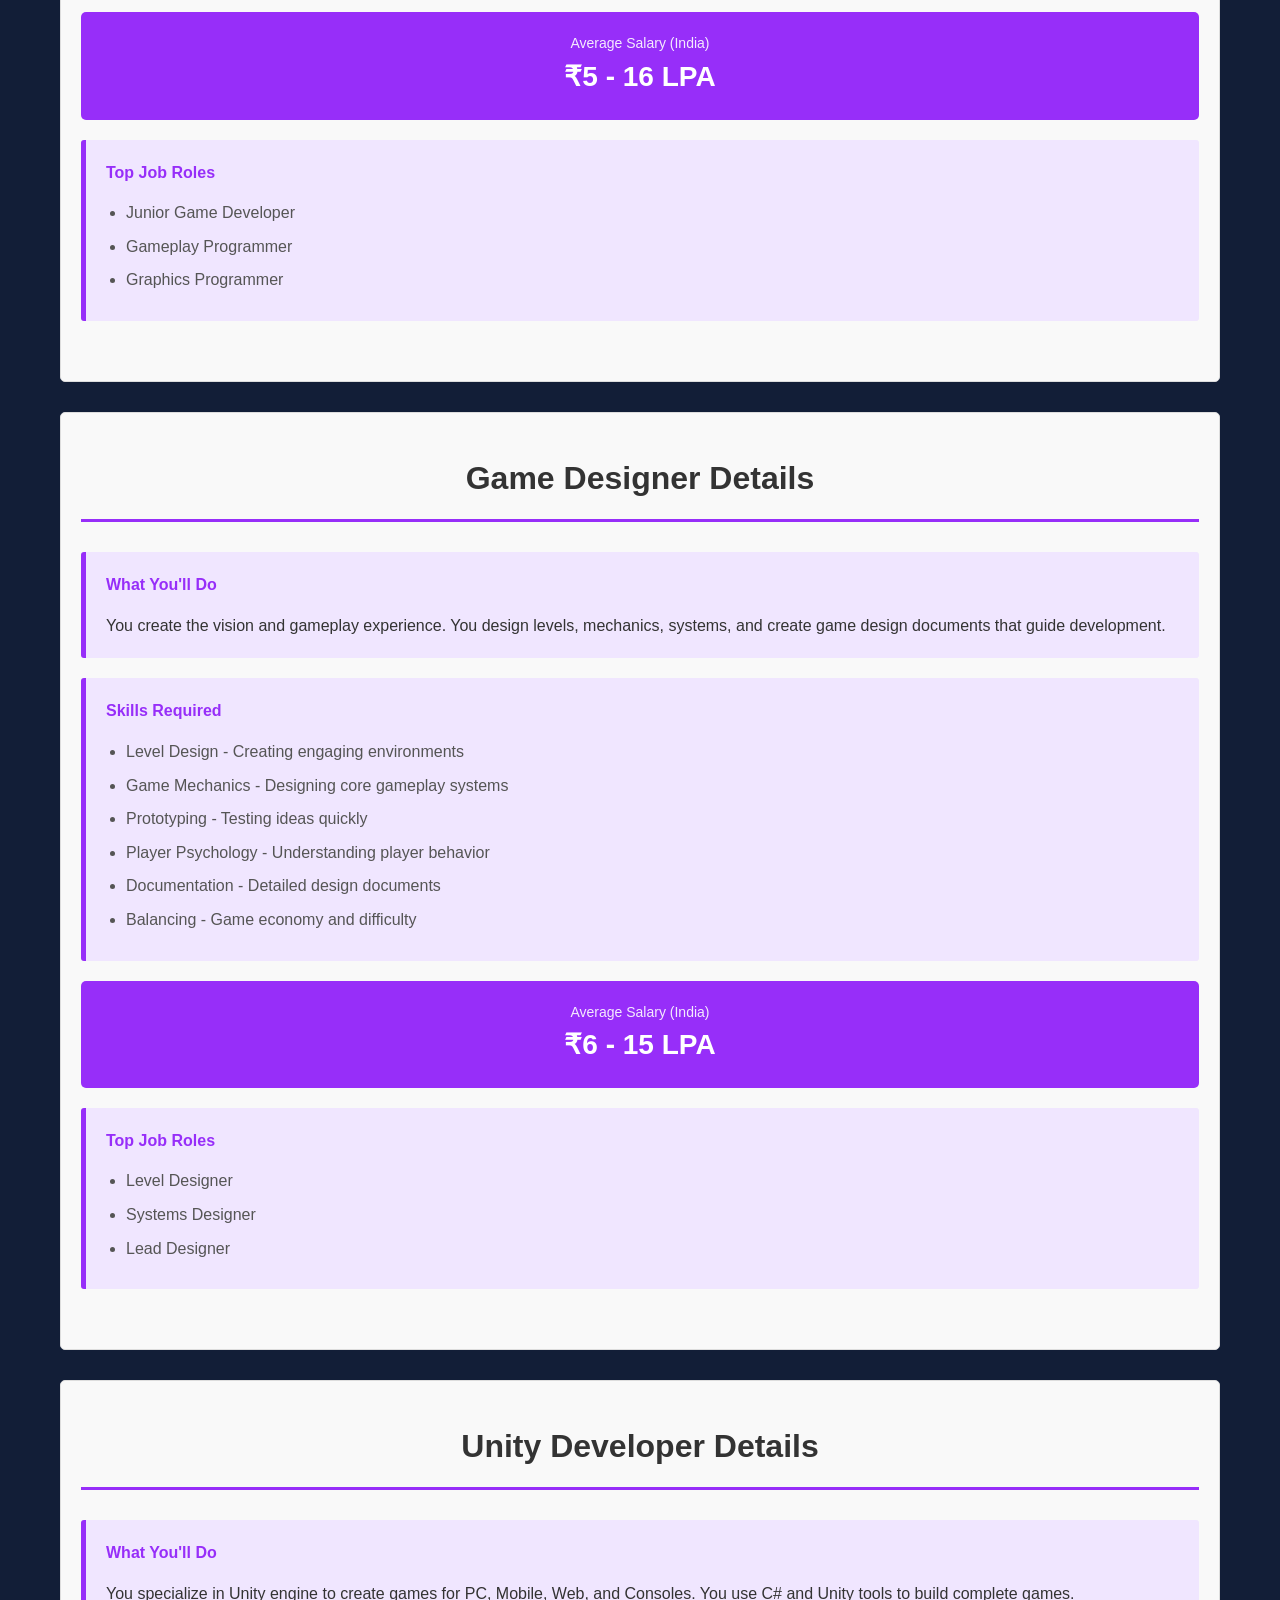
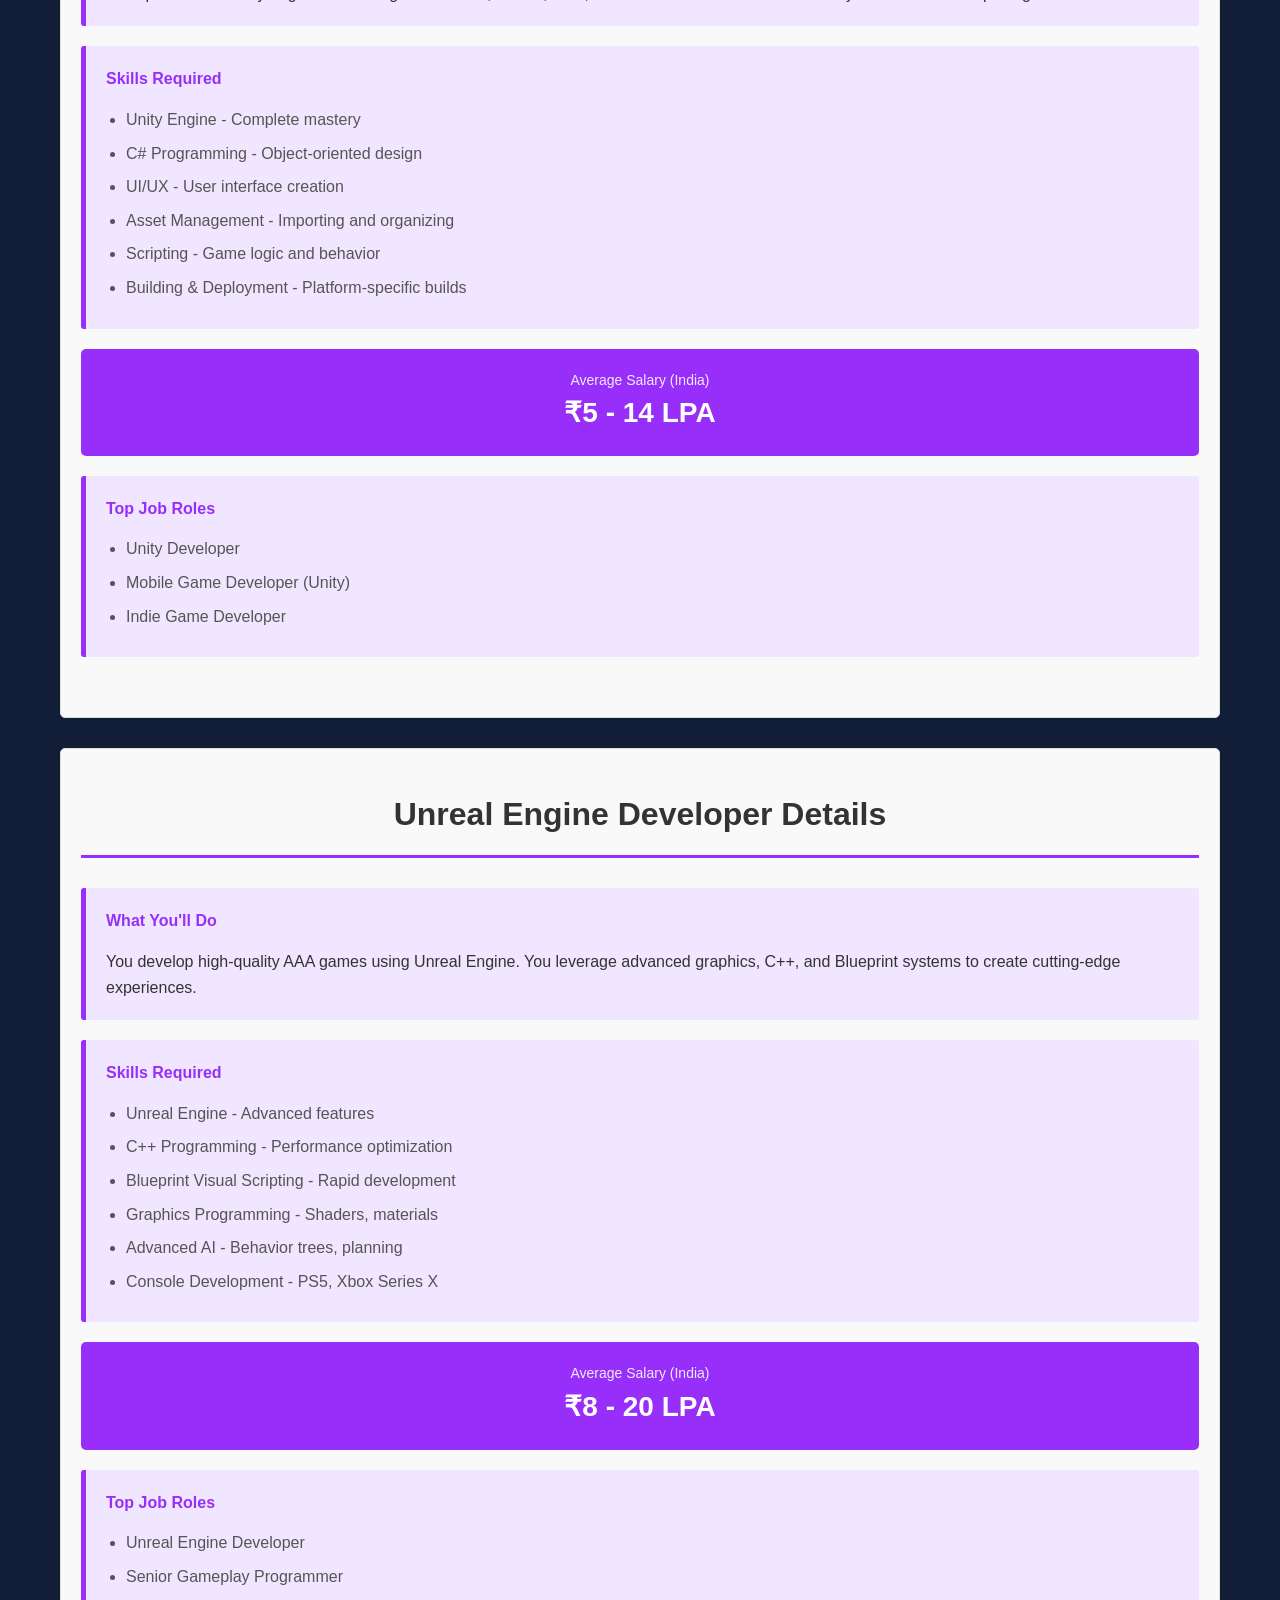
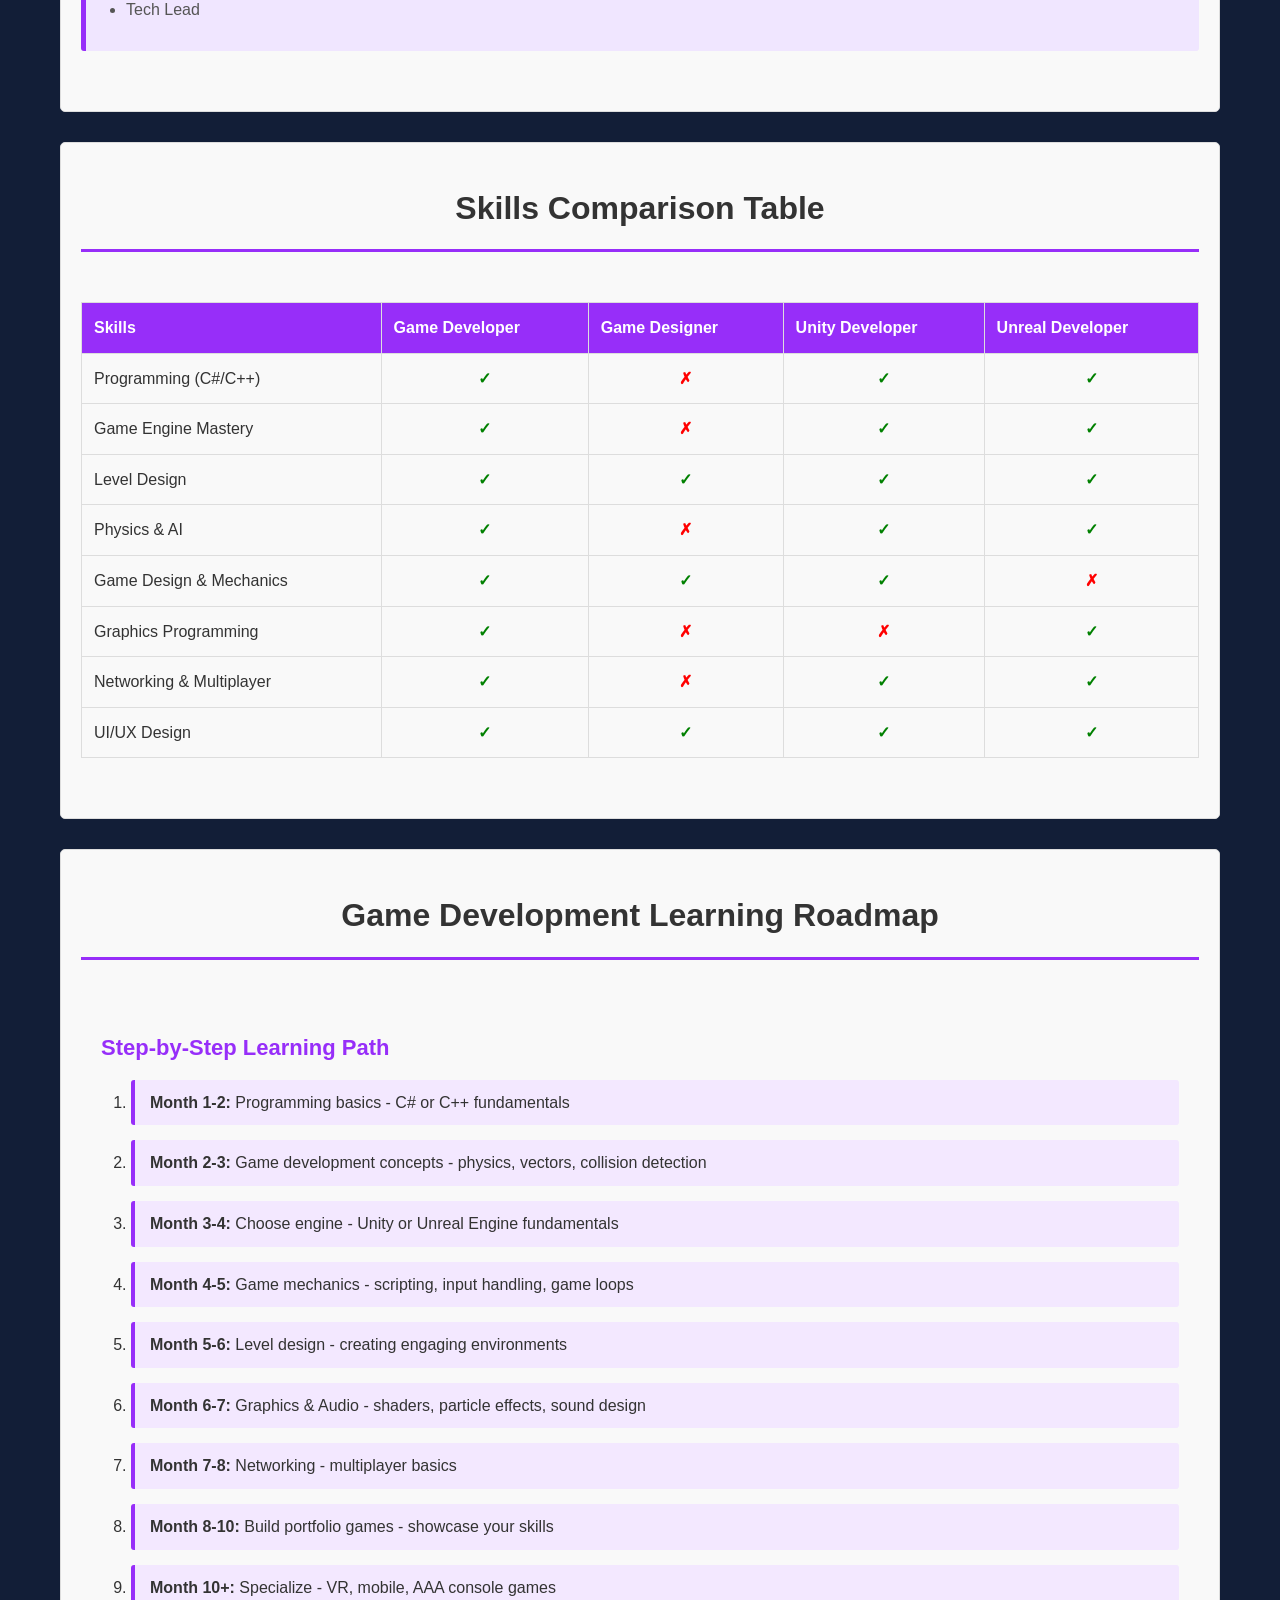
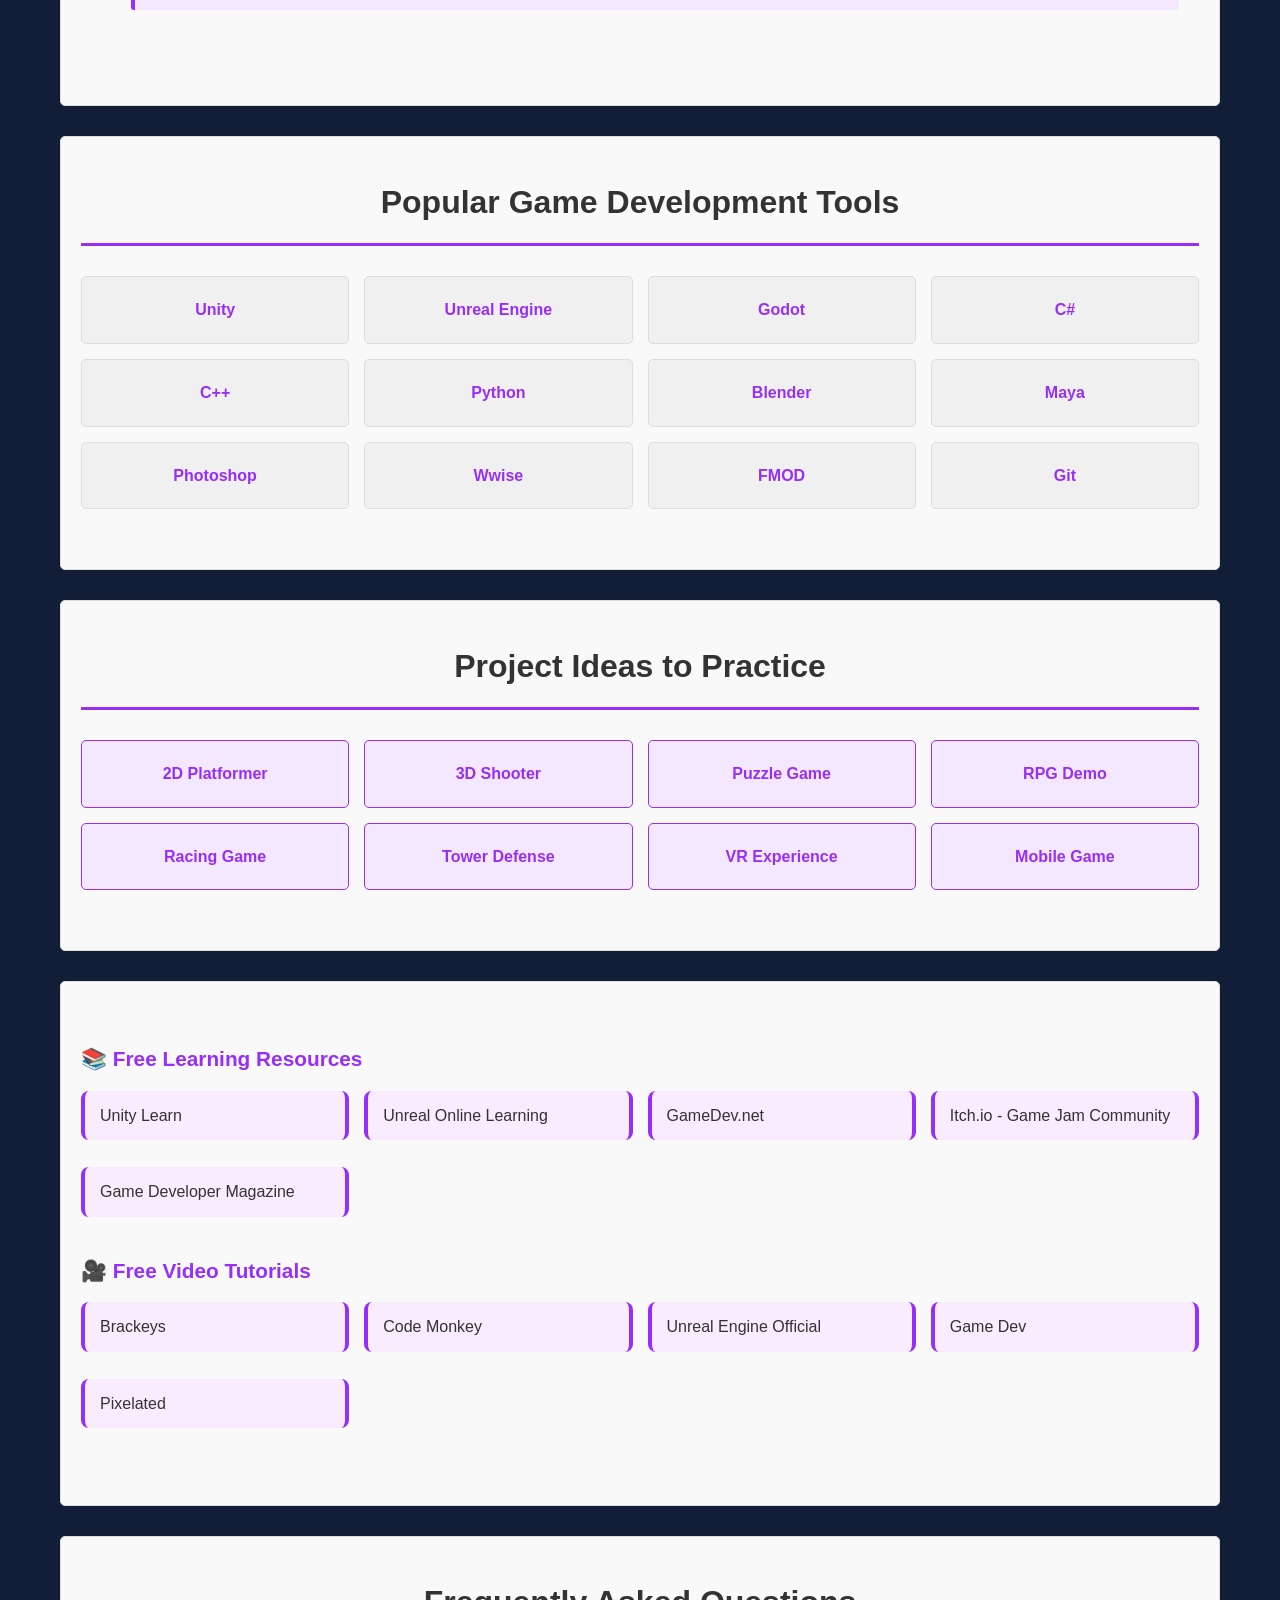
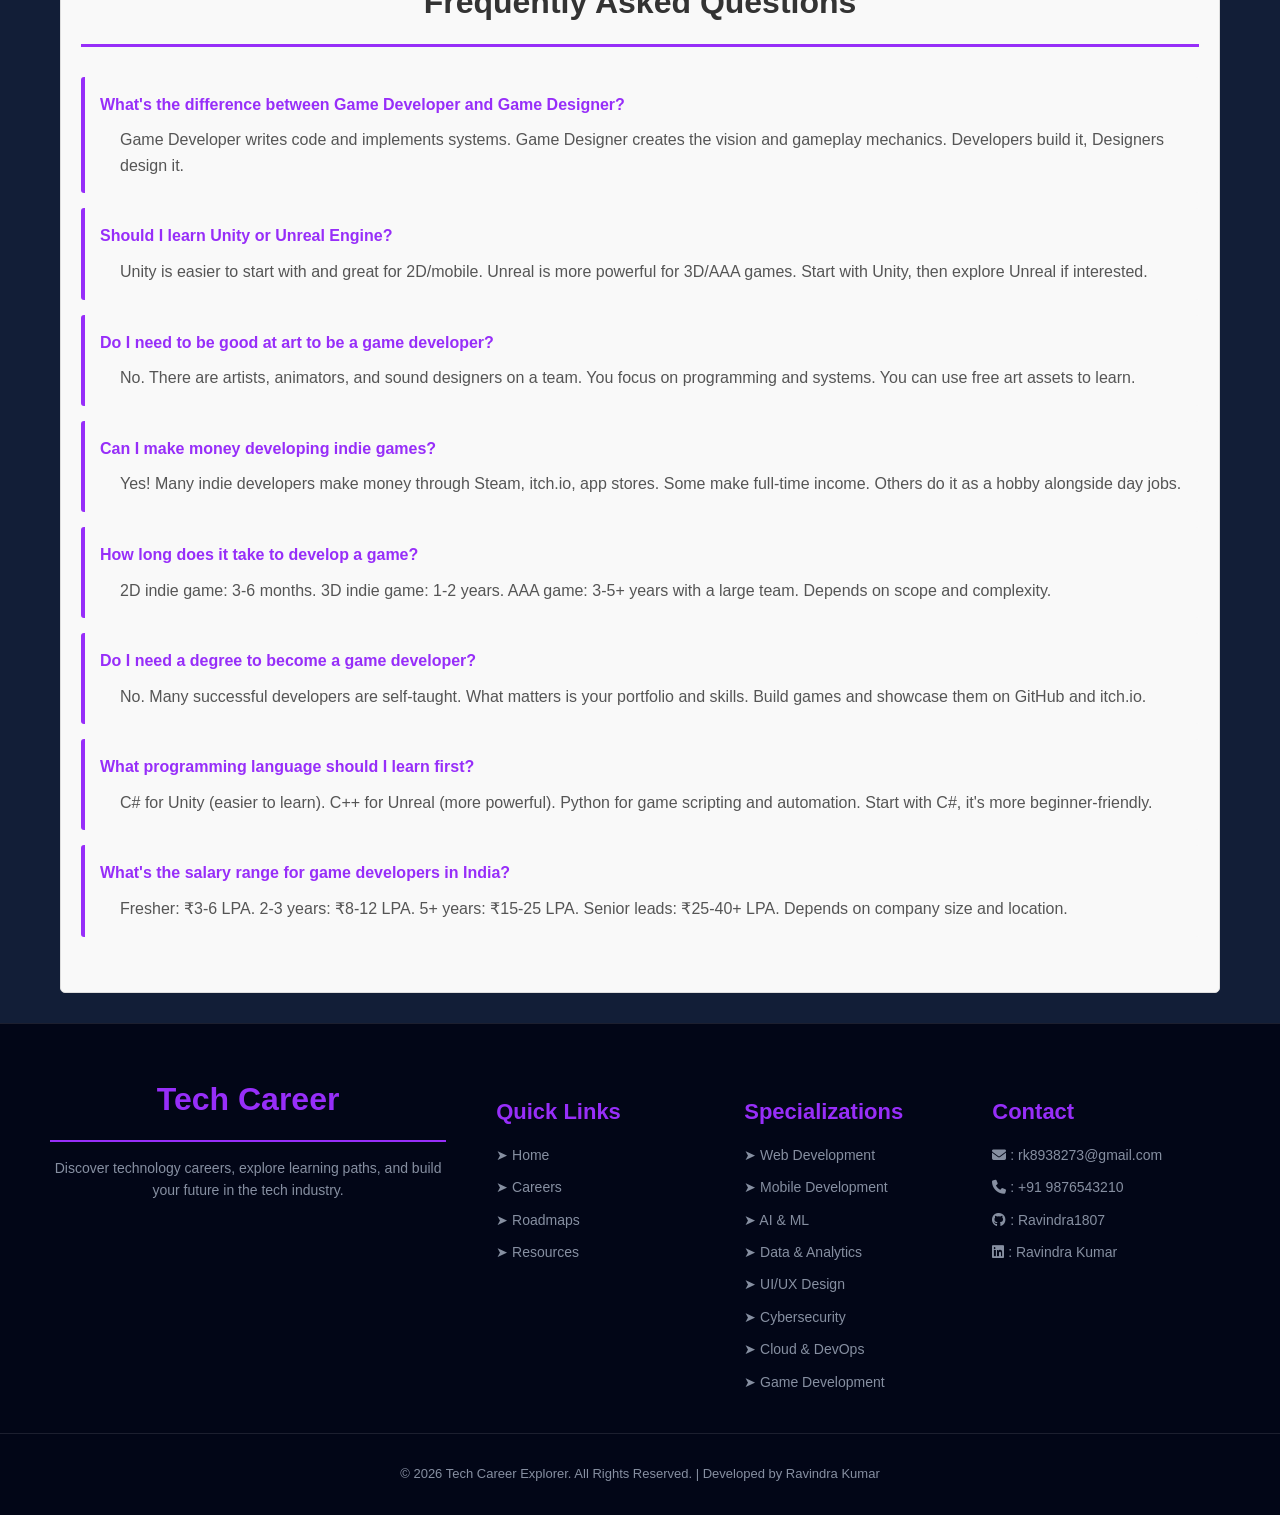
<file: game-de.html>
<!DOCTYPE html>
<html lang="en">

<head>
    <meta charset="UTF-8">
    <meta name="viewport" content="width=device-width, initial-scale=1.0">
    <link href="https://fonts.googleapis.com/css2?family=Space+Mono:wght@400&display=swap" rel="stylesheet">
    <link rel="stylesheet" href="https://cdnjs.cloudflare.com/ajax/libs/font-awesome/6.5.1/css/all.min.css">
    <link
        href="https://fonts.googleapis.com/css2?family=Black+Ops+One&family=DM+Serif+Display:ital@0;1&family=Electrolize&family=Inter:ital,opsz,wght@0,14..32,100..900;1,14..32,100..900&family=Poppins:ital,wght@0,100;0,200;0,300;0,400;0,500;0,600;0,700;0,800;0,900;1,100;1,200;1,300;1,400;1,500;1,600;1,700;1,800;1,900&display=swap">
    <title>Game Development - TechCareer Explorer</title>
    <link rel="stylesheet" href="CSS/game-dev.css">
</head>

<body>

    <!-- ============ HEADER ============ -->
    <header>
        <a class="head-icon" href="#">
            <div class="image-icon">
                <img src="images/Icon.png" alt="TechCareer Explorer logo" height="60" width="60">
            </div>
            <span class="nav-left">TechCareer·Explorer</span>
        </a>

        <button class="menu-btn" aria-label="Toggle navigation menu">
            <i class="fa fa-cog"></i>
        </button>

        <ul class="navbar" id="navLinks">
            <li>
                <a class="nav-one" href="index.html">
                    <i class="fa-solid fa-house"></i>
                    Home
                </a>
            </li>

            <li class="dropdown">
                <a href="#" class="nav-other dropdown-toggle">
                    <i class="fa-solid fa-briefcase"></i>
                    Category Roles
                    <i class="fa-solid fa-chevron-down"></i>
                </a>
                <ul class="dropdown-menu">
                    <li><a href="web-development.html">Web Developer</a></li>
                    <li><a href="mobile-development.html">Mobile Development</a></li>
                    <li><a href="AIML.html">AI & Machine Learning</a></li>
                    <li><a href="data-Analytics.html">Data & Analytics</a></li>
                    <li><a href="UX_UX.html">UI/UX Design</a></li>
                    <li><a href="cyber.html">Cybersecurity</a></li>
                    <li><a href="cloud&DevOps.html">Cloud & DevOps</a></li>
                    <li><a href="game-de.html">Game Development</a></li>
                </ul>
            </li>
        </ul>
    </header>

    <!-- ============ HERO SECTION ============ -->
    <div class="hero">
        <h1>Game Development</h1>
        <p>Create immersive gaming experiences. Master game engines, design, programming, and bring your creative vision
            to life.</p>
    </div>

    <!-- ============ MAIN CONTAINER ============ -->
    <div class="container">

        <!-- ============ CAREER PATHS ============ -->
        <section id="careers">
            <h2>Choose Your Game Development Path</h2>
            <div class="cards-container">
                <div class="card">
                    <h3>Game Developer</h3>
                    <p>Develop complete games using game engines and programming languages.</p>
                    <ul class="tech-list">
                        <li>C#/C++</li>
                        <li>Game Engines</li>
                        <li>Physics & AI</li>
                        <li>Networking</li>
                    </ul>
                </div>

                <div class="card">
                    <h3>Game Designer</h3>
                    <p>Design game mechanics, levels, and create engaging user experiences.</p>
                    <ul class="tech-list">
                        <li>Level Design</li>
                        <li>Game Mechanics</li>
                        <li>Prototyping</li>
                        <li>Player Psychology</li>
                    </ul>
                </div>

                <div class="card">
                    <h3>Unity Developer</h3>
                    <p>Specialize in Unity engine to create 2D/3D games for multiple platforms.</p>
                    <ul class="tech-list">
                        <li>Unity Engine</li>
                        <li>C# Programming</li>
                        <li>Asset Management</li>
                        <li>Mobile/Web Build</li>
                    </ul>
                </div>

                <div class="card">
                    <h3>Unreal Engine Developer</h3>
                    <p>Build AAA-quality games using Unreal Engine and advanced graphics.</p>
                    <ul class="tech-list">
                        <li>Unreal Engine</li>
                        <li>C++ Programming</li>
                        <li>Blueprint Visual Scripting</li>
                        <li>Advanced Graphics</li>
                    </ul>
                </div>
            </div>
        </section>

        <!-- ============ DETAILED ROLES ============ -->
        <section>
            <h2>Game Developer Details</h2>
            <div class="role-info">
                <h4>What You'll Do</h4>
                <p>You write code and develop game systems. You implement game mechanics, handle physics, AI,
                    networking, and optimize performance across platforms.</p>
            </div>

            <div class="role-info">
                <h4>Skills Required</h4>
                <ul>
                    <li>C# or C++ - Primary programming languages</li>
                    <li>Game Engines - Unity or Unreal Engine</li>
                    <li>Physics & Math - Vectors, trigonometry, collision</li>
                    <li>AI & Pathfinding - Creating intelligent NPCs</li>
                    <li>Networking - Multiplayer game systems</li>
                    <li>Debugging & Optimization - Performance tuning</li>
                </ul>
            </div>

            <div class="salary-box">
                <div class="label">Average Salary (India)</div>
                <div class="amount">₹5 - 16 LPA</div>
            </div>

            <div class="role-info">
                <h4>Top Job Roles</h4>
                <ul>
                    <li>Junior Game Developer</li>
                    <li>Gameplay Programmer</li>
                    <li>Graphics Programmer</li>
                </ul>
            </div>
        </section>

        <section>
            <h2>Game Designer Details</h2>
            <div class="role-info">
                <h4>What You'll Do</h4>
                <p>You create the vision and gameplay experience. You design levels, mechanics, systems, and create game
                    design documents that guide development.</p>
            </div>

            <div class="role-info">
                <h4>Skills Required</h4>
                <ul>
                    <li>Level Design - Creating engaging environments</li>
                    <li>Game Mechanics - Designing core gameplay systems</li>
                    <li>Prototyping - Testing ideas quickly</li>
                    <li>Player Psychology - Understanding player behavior</li>
                    <li>Documentation - Detailed design documents</li>
                    <li>Balancing - Game economy and difficulty</li>
                </ul>
            </div>

            <div class="salary-box">
                <div class="label">Average Salary (India)</div>
                <div class="amount">₹6 - 15 LPA</div>
            </div>

            <div class="role-info">
                <h4>Top Job Roles</h4>
                <ul>
                    <li>Level Designer</li>
                    <li>Systems Designer</li>
                    <li>Lead Designer</li>
                </ul>
            </div>
        </section>

        <section>
            <h2>Unity Developer Details</h2>
            <div class="role-info">
                <h4>What You'll Do</h4>
                <p>You specialize in Unity engine to create games for PC, Mobile, Web, and Consoles. You use C# and
                    Unity tools to build complete games.</p>
            </div>

            <div class="role-info">
                <h4>Skills Required</h4>
                <ul>
                    <li>Unity Engine - Complete mastery</li>
                    <li>C# Programming - Object-oriented design</li>
                    <li>UI/UX - User interface creation</li>
                    <li>Asset Management - Importing and organizing</li>
                    <li>Scripting - Game logic and behavior</li>
                    <li>Building & Deployment - Platform-specific builds</li>
                </ul>
            </div>

            <div class="salary-box">
                <div class="label">Average Salary (India)</div>
                <div class="amount">₹5 - 14 LPA</div>
            </div>

            <div class="role-info">
                <h4>Top Job Roles</h4>
                <ul>
                    <li>Unity Developer</li>
                    <li>Mobile Game Developer (Unity)</li>
                    <li>Indie Game Developer</li>
                </ul>
            </div>
        </section>

        <section>
            <h2>Unreal Engine Developer Details</h2>
            <div class="role-info">
                <h4>What You'll Do</h4>
                <p>You develop high-quality AAA games using Unreal Engine. You leverage advanced graphics, C++, and
                    Blueprint systems to create cutting-edge experiences.</p>
            </div>

            <div class="role-info">
                <h4>Skills Required</h4>
                <ul>
                    <li>Unreal Engine - Advanced features</li>
                    <li>C++ Programming - Performance optimization</li>
                    <li>Blueprint Visual Scripting - Rapid development</li>
                    <li>Graphics Programming - Shaders, materials</li>
                    <li>Advanced AI - Behavior trees, planning</li>
                    <li>Console Development - PS5, Xbox Series X</li>
                </ul>
            </div>

            <div class="salary-box">
                <div class="label">Average Salary (India)</div>
                <div class="amount">₹8 - 20 LPA</div>
            </div>

            <div class="role-info">
                <h4>Top Job Roles</h4>
                <ul>
                    <li>Unreal Engine Developer</li>
                    <li>Senior Gameplay Programmer</li>
                    <li>Tech Lead</li>
                </ul>
            </div>
        </section>

        <!-- ============ SKILLS COMPARISON ============ -->
        <section>
            <h2>Skills Comparison Table</h2>
            <div class="table-wrapper">
                <table>
                    <thead>
                        <tr>
                            <th>Skills</th>
                            <th>Game Developer</th>
                            <th>Game Designer</th>
                            <th>Unity Developer</th>
                            <th>Unreal Developer</th>
                        </tr>
                    </thead>
                    <tbody>
                        <tr>
                            <td>Programming (C#/C++)</td>
                            <td class="checkmark">✓</td>
                            <td class="cross">✗</td>
                            <td class="checkmark">✓</td>
                            <td class="checkmark">✓</td>
                        </tr>
                        <tr>
                            <td>Game Engine Mastery</td>
                            <td class="checkmark">✓</td>
                            <td class="cross">✗</td>
                            <td class="checkmark">✓</td>
                            <td class="checkmark">✓</td>
                        </tr>
                        <tr>
                            <td>Level Design</td>
                            <td class="checkmark">✓</td>
                            <td class="checkmark">✓</td>
                            <td class="checkmark">✓</td>
                            <td class="checkmark">✓</td>
                        </tr>
                        <tr>
                            <td>Physics & AI</td>
                            <td class="checkmark">✓</td>
                            <td class="cross">✗</td>
                            <td class="checkmark">✓</td>
                            <td class="checkmark">✓</td>
                        </tr>
                        <tr>
                            <td>Game Design & Mechanics</td>
                            <td class="checkmark">✓</td>
                            <td class="checkmark">✓</td>
                            <td class="checkmark">✓</td>
                            <td class="cross">✗</td>
                        </tr>
                        <tr>
                            <td>Graphics Programming</td>
                            <td class="checkmark">✓</td>
                            <td class="cross">✗</td>
                            <td class="cross">✗</td>
                            <td class="checkmark">✓</td>
                        </tr>
                        <tr>
                            <td>Networking & Multiplayer</td>
                            <td class="checkmark">✓</td>
                            <td class="cross">✗</td>
                            <td class="checkmark">✓</td>
                            <td class="checkmark">✓</td>
                        </tr>
                        <tr>
                            <td>UI/UX Design</td>
                            <td class="checkmark">✓</td>
                            <td class="checkmark">✓</td>
                            <td class="checkmark">✓</td>
                            <td class="checkmark">✓</td>
                        </tr>
                    </tbody>
                </table>
            </div>
        </section>

        <!-- ============ ROADMAP ============ -->
        <section id="roadmap">
            <h2>Game Development Learning Roadmap</h2>
            <div class="roadmap-list">
                <h3>Step-by-Step Learning Path</h3>
                <ol>
                    <li><strong>Month 1-2:</strong> Programming basics - C# or C++ fundamentals</li>
                    <li><strong>Month 2-3:</strong> Game development concepts - physics, vectors, collision detection
                    </li>
                    <li><strong>Month 3-4:</strong> Choose engine - Unity or Unreal Engine fundamentals</li>
                    <li><strong>Month 4-5:</strong> Game mechanics - scripting, input handling, game loops</li>
                    <li><strong>Month 5-6:</strong> Level design - creating engaging environments</li>
                    <li><strong>Month 6-7:</strong> Graphics & Audio - shaders, particle effects, sound design</li>
                    <li><strong>Month 7-8:</strong> Networking - multiplayer basics</li>
                    <li><strong>Month 8-10:</strong> Build portfolio games - showcase your skills</li>
                    <li><strong>Month 10+:</strong> Specialize - VR, mobile, AAA console games</li>
                </ol>
            </div>
        </section>

        <!-- ============ TECHNOLOGIES ============ -->
        <section id="resources">
            <h2>Popular Game Development Tools</h2>
            <div class="tech-grid">
                <div class="tech-item">Unity</div>
                <div class="tech-item">Unreal Engine</div>
                <div class="tech-item">Godot</div>
                <div class="tech-item">C#</div>
                <div class="tech-item">C++</div>
                <div class="tech-item">Python</div>
                <div class="tech-item">Blender</div>
                <div class="tech-item">Maya</div>
                <div class="tech-item">Photoshop</div>
                <div class="tech-item">Wwise</div>
                <div class="tech-item">FMOD</div>
                <div class="tech-item">Git</div>
            </div>
        </section>

        <!-- ============ PROJECT IDEAS ============ -->
        <section>
            <h2>Project Ideas to Practice</h2>
            <div class="projects-grid">
                <div class="project-item">2D Platformer</div>
                <div class="project-item">3D Shooter</div>
                <div class="project-item">Puzzle Game</div>
                <div class="project-item">RPG Demo</div>
                <div class="project-item">Racing Game</div>
                <div class="project-item">Tower Defense</div>
                <div class="project-item">VR Experience</div>
                <div class="project-item">Mobile Game</div>
            </div>
        </section>

        <section class="resources">

            <h3>📚 Free Learning Resources</h3>

            <ul>
                <li><a href="https://learn.unity.com/" target="_blank">Unity Learn</a></li>

                <li><a href="https://www.unrealengine.com/en-US/onlinelearning-courses" target="_blank">Unreal Online
                        Learning</a></li>

                <li><a href="https://www.gamedev.net/" target="_blank">GameDev.net</a></li>

                <li><a href="https://itch.io/" target="_blank">Itch.io - Game Jam Community</a></li>

                <li><a href="https://www.gamedeveloper.com/" target="_blank">Game Developer Magazine</a></li>
            </ul>

            <h3>🎥 Free Video Tutorials</h3>

            <ul>
                <li><a href="https://www.youtube.com/@Brackeys" target="_blank">Brackeys</a></li>

                <li><a href="https://www.youtube.com/@CodeMonkey" target="_blank">Code Monkey</a></li>

                <li><a href="https://www.youtube.com/@UnrealEngine" target="_blank">Unreal Engine Official</a></li>

                <li><a href="https://www.youtube.com/@GameDev" target="_blank">Game Dev</a></li>

                <li><a href="https://www.youtube.com/@Pixelated" target="_blank">Pixelated</a></li>
            </ul>

        </section>

        <!-- ============ FAQ ============ -->
        <section id="faq">
            <h2>Frequently Asked Questions</h2>

            <div class="faq-item">
                <h4>What's the difference between Game Developer and Game Designer?</h4>
                <p>Game Developer writes code and implements systems. Game Designer creates the vision and gameplay
                    mechanics. Developers build it, Designers design it.</p>
            </div>

            <div class="faq-item">
                <h4>Should I learn Unity or Unreal Engine?</h4>
                <p>Unity is easier to start with and great for 2D/mobile. Unreal is more powerful for 3D/AAA games.
                    Start with Unity, then explore Unreal if interested.</p>
            </div>

            <div class="faq-item">
                <h4>Do I need to be good at art to be a game developer?</h4>
                <p>No. There are artists, animators, and sound designers on a team. You focus on programming and
                    systems. You can use free art assets to learn.</p>
            </div>

            <div class="faq-item">
                <h4>Can I make money developing indie games?</h4>
                <p>Yes! Many indie developers make money through Steam, itch.io, app stores. Some make full-time income.
                    Others do it as a hobby alongside day jobs.</p>
            </div>

            <div class="faq-item">
                <h4>How long does it take to develop a game?</h4>
                <p>2D indie game: 3-6 months. 3D indie game: 1-2 years. AAA game: 3-5+ years with a large team. Depends
                    on scope and complexity.</p>
            </div>

            <div class="faq-item">
                <h4>Do I need a degree to become a game developer?</h4>
                <p>No. Many successful developers are self-taught. What matters is your portfolio and skills. Build
                    games and showcase them on GitHub and itch.io.</p>
            </div>

            <div class="faq-item">
                <h4>What programming language should I learn first?</h4>
                <p>C# for Unity (easier to learn). C++ for Unreal (more powerful). Python for game scripting and
                    automation. Start with C#, it's more beginner-friendly.</p>
            </div>

            <div class="faq-item">
                <h4>What's the salary range for game developers in India?</h4>
                <p>Fresher: ₹3-6 LPA. 2-3 years: ₹8-12 LPA. 5+ years: ₹15-25 LPA. Senior leads: ₹25-40+ LPA. Depends on
                    company size and location.</p>
            </div>
        </section>

    </div>

    <!-- ============ FOOTER ============ -->
    <footer class="footer">
        <div class="footer-container">

            <div class="footer-box">
                <div class="U">
                    <h2>Tech Career</h2>
                    <p>
                        Discover technology careers, explore learning paths,
                        and build your future in the tech industry.
                    </p>
                </div>
            </div>

            <div class="footer-box">
                <h3>Quick Links</h3>
                <ul>
                    <li><a href="index.html">➤ Home</a></li>
                    <li><a href="index.html">➤ Careers</a></li>
                    <li><a href="index.html">➤ Roadmaps</a></li>
                    <li><a href="index.html">➤ Resources</a></li>
                </ul>
            </div>

            <div class="footer-box">
                <h3>Specializations</h3>
                <ul>
                    <li><a href="web-development.html">➤ Web Development</a></li>
                    <li><a href="mobile-development.html">➤ Mobile Development</a></li>
                    <li><a href="AIML.html">➤ AI & ML</a></li>
                    <li><a href="data-Analytics.html">➤ Data & Analytics</a></li>
                    <li><a href="UX_UX.html">➤ UI/UX Design</a></li>
                    <li><a href="cyber.html">➤ Cybersecurity</a></li>
                    <li><a href="cloud&DevOps.html">➤ Cloud & DevOps</a></li>
                    <li><a href="game-de.html">➤ Game Development</a></li>
                </ul>
            </div>

           <div class="footer-box">
                <h3>Contact</h3>
                <ul>
                    <li><i class="fa-solid fa-envelope"></i> : <a
                            href="mailto:rk8938273@gmail.com" target="_blank">rk8938273@gmail.com</a></li>
                    <li><i class="fa-solid fa-phone"></i> : <a href="tel:+919876543210"  target="_blank">+91 9876543210</a></li>
                    <li><i class="fa-brands fa-github"></i> : <a href="https://github.com/Ravindra1807"  target="_blank">Ravindra1807</a>
                    </li>
                    <li><i class="fa-brands fa-linkedin"></i> : <a
                            href="https://www.linkedin.com/in/ravindra-kumar-a95761385" target="_blank">Ravindra Kumar</a></li>
                </ul>
            </div>
        </div>

        <div class="footer-bottom">
            <p>© 2026 Tech Career Explorer. All Rights Reserved. | Developed by Ravindra Kumar</p>
        </div>
    </footer>

    <script>
        const menuBtn = document.querySelector(".menu-btn");
        const navLinks = document.querySelector("#navLinks");
        const dropdowns = document.querySelectorAll(".dropdown");

        // Mobile hamburger toggle
        menuBtn.addEventListener("click", (e) => {
            e.stopPropagation();
            navLinks.classList.toggle("active");
        });

        // Close navbar + all dropdowns on outside click
        document.addEventListener("click", (e) => {
            if (!navLinks.contains(e.target) && !menuBtn.contains(e.target)) {
                navLinks.classList.remove("active");
                dropdowns.forEach((d) => d.classList.remove("open"));
            }
        });

        // Dropdown toggle — 1 click open, same click close
        dropdowns.forEach((dropdown) => {
            const toggle = dropdown.querySelector(".dropdown-toggle");

            toggle.addEventListener("click", (e) => {
                e.preventDefault();
                e.stopPropagation();

                const isOpen = dropdown.classList.contains("open");

                // close all first
                dropdowns.forEach((d) => d.classList.remove("open"));

                // toggle this one
                if (!isOpen) dropdown.classList.add("open");
            });
        });

        // Clicks inside dropdown-menu don't close it
        document.querySelectorAll(".dropdown-menu").forEach((menu) => {
            menu.addEventListener("click", (e) => e.stopPropagation());
        });
    </script>

</body>

</html>
</file>
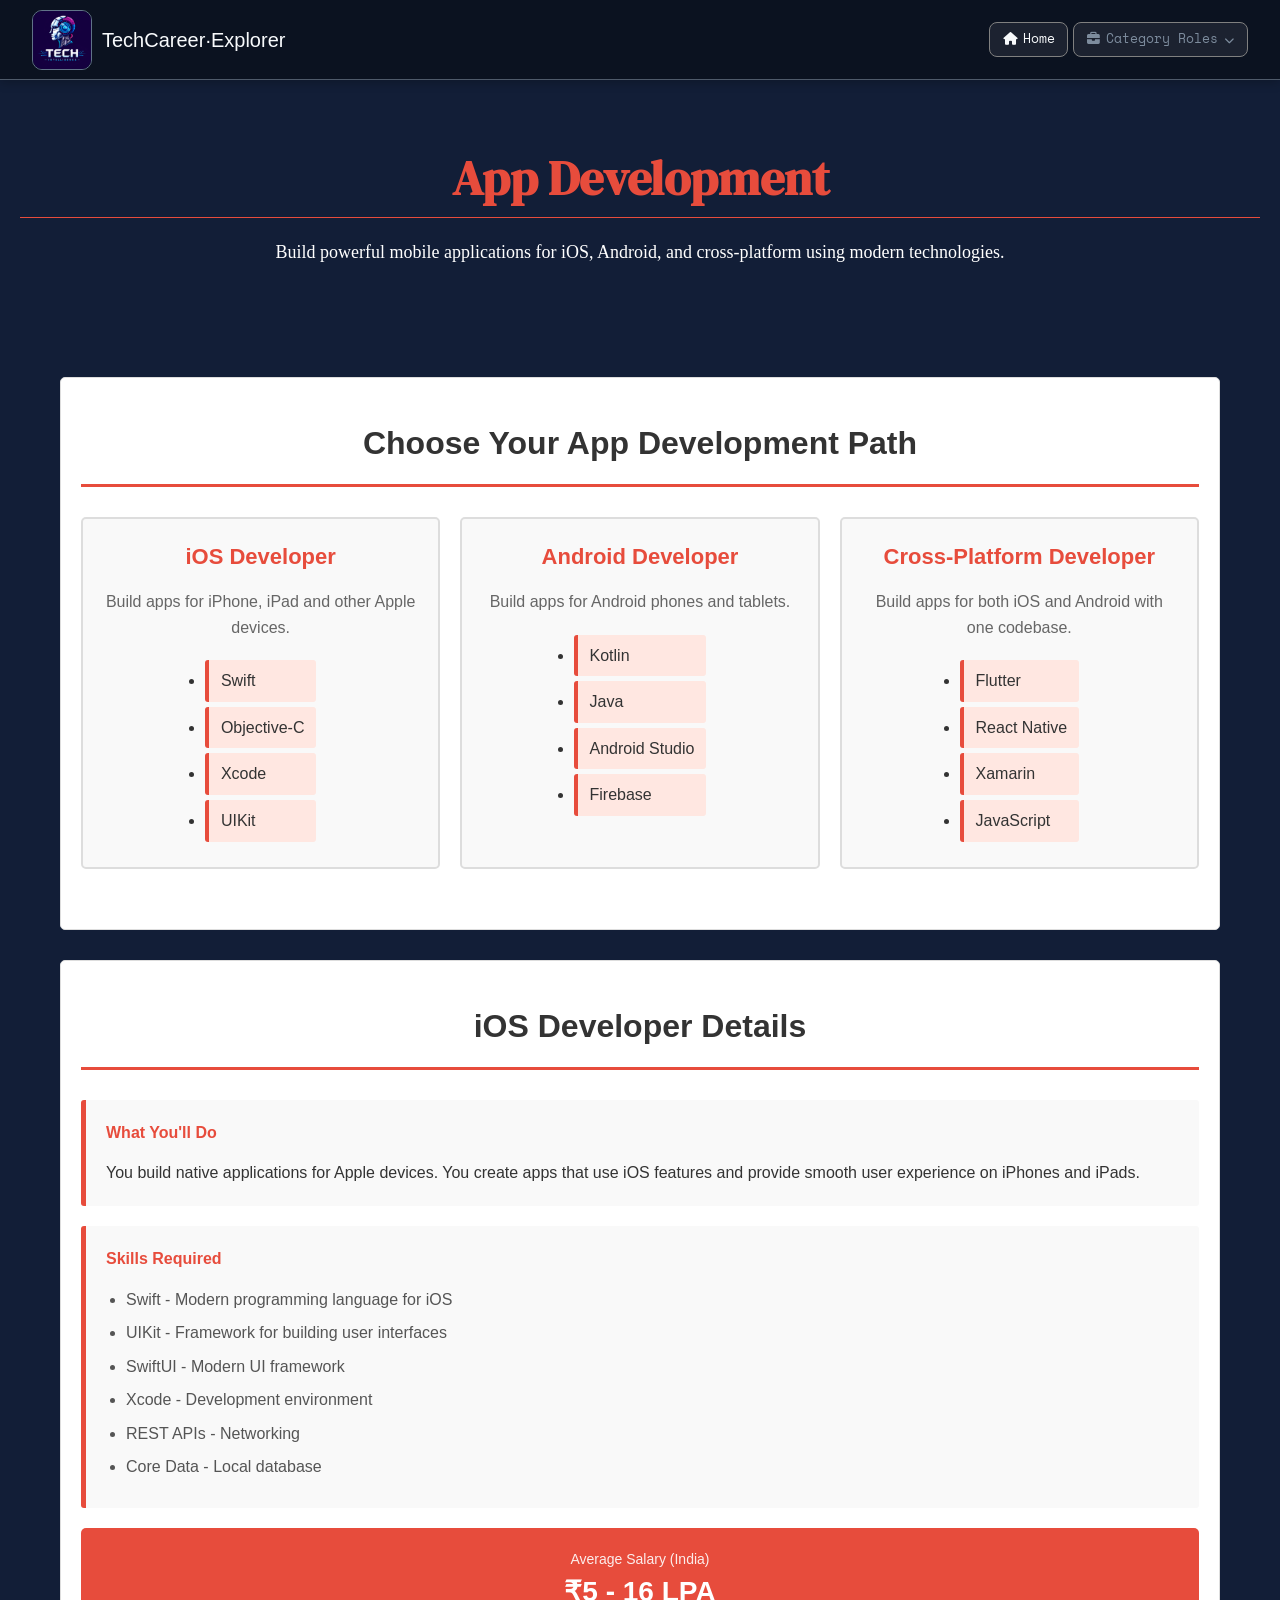
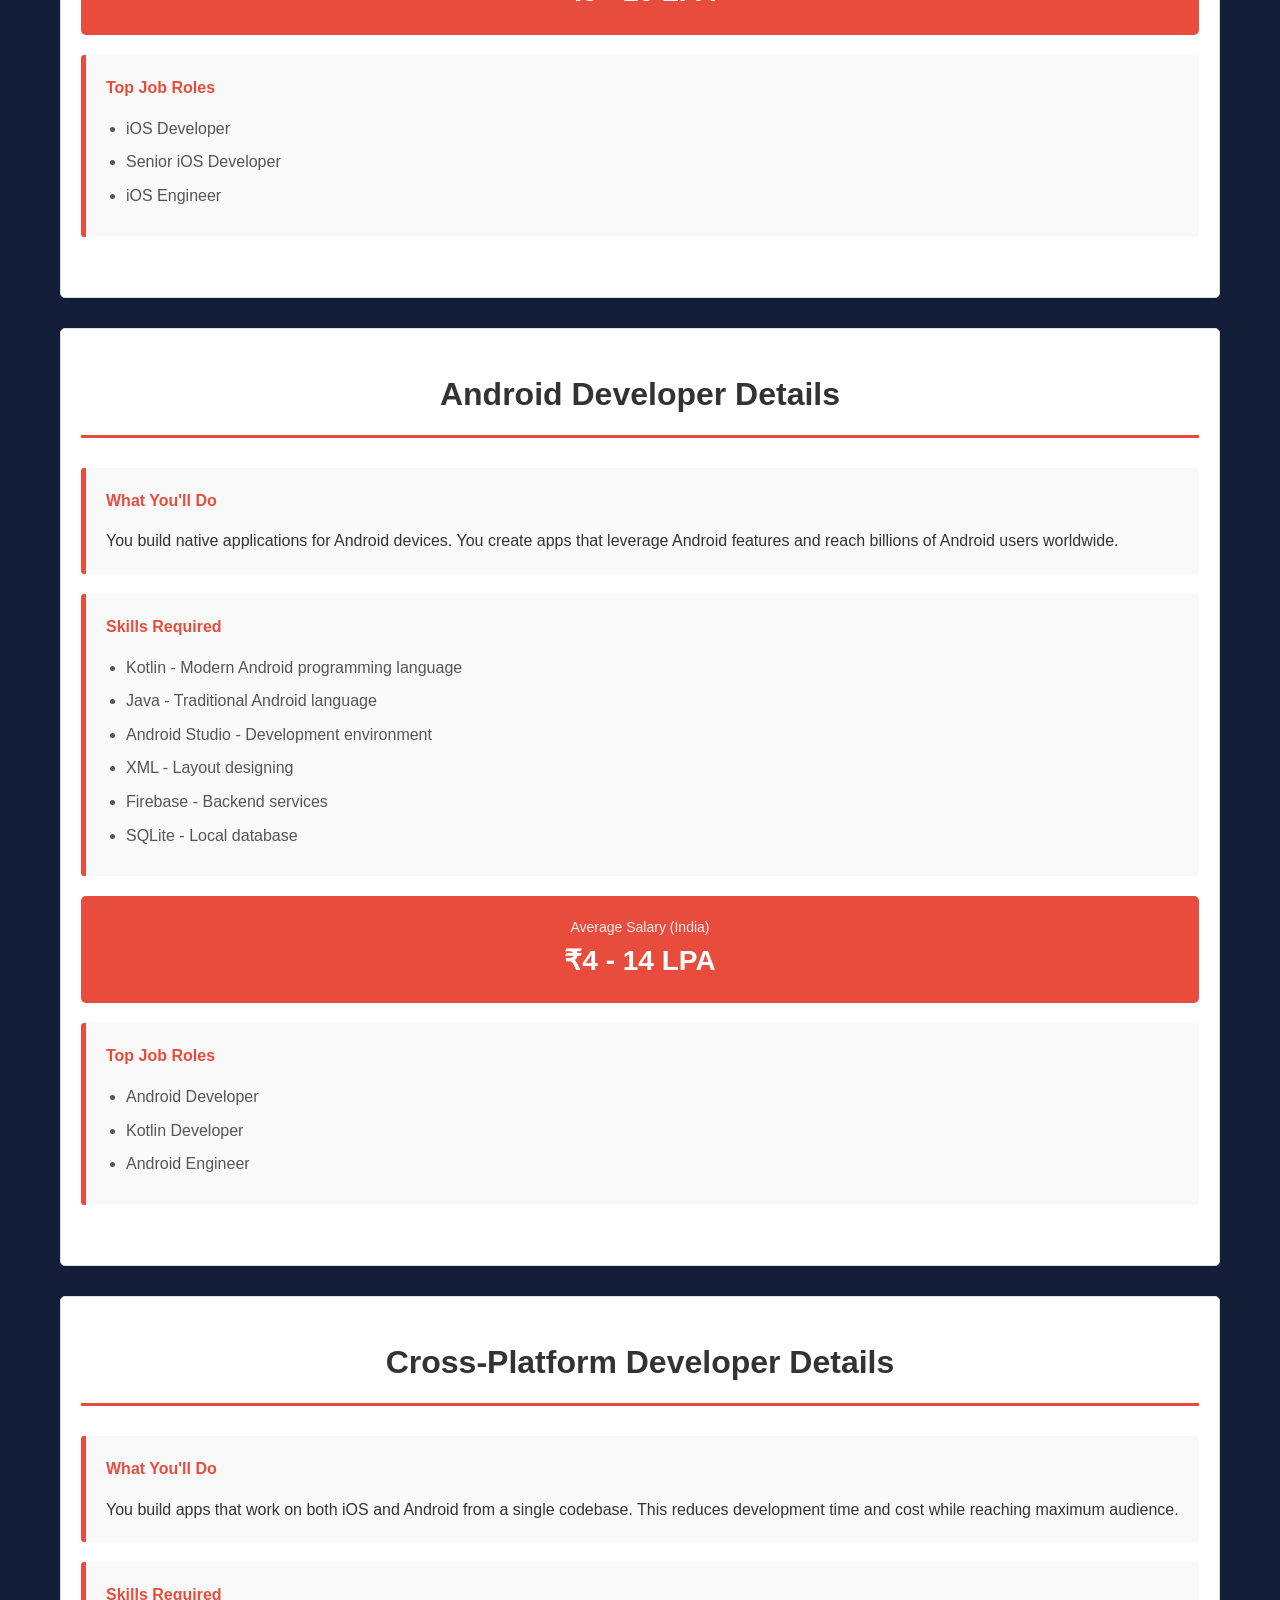
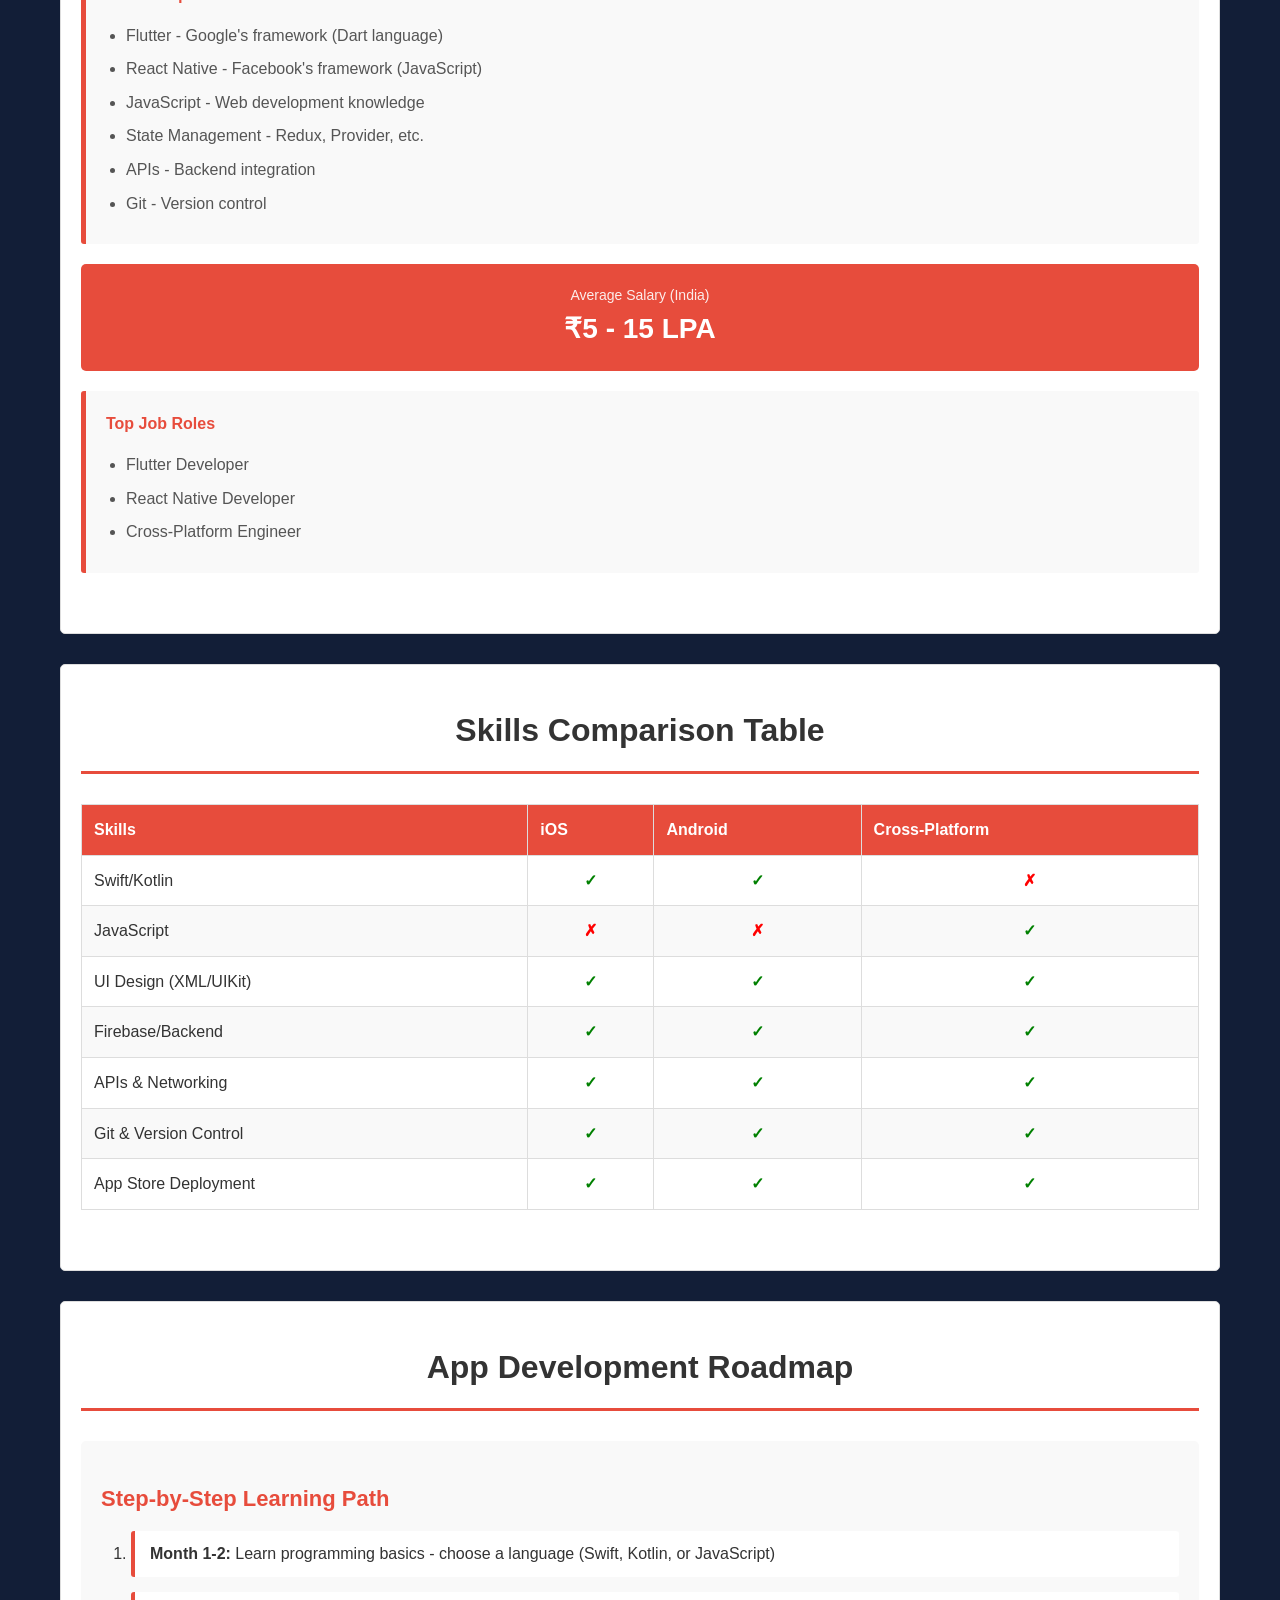
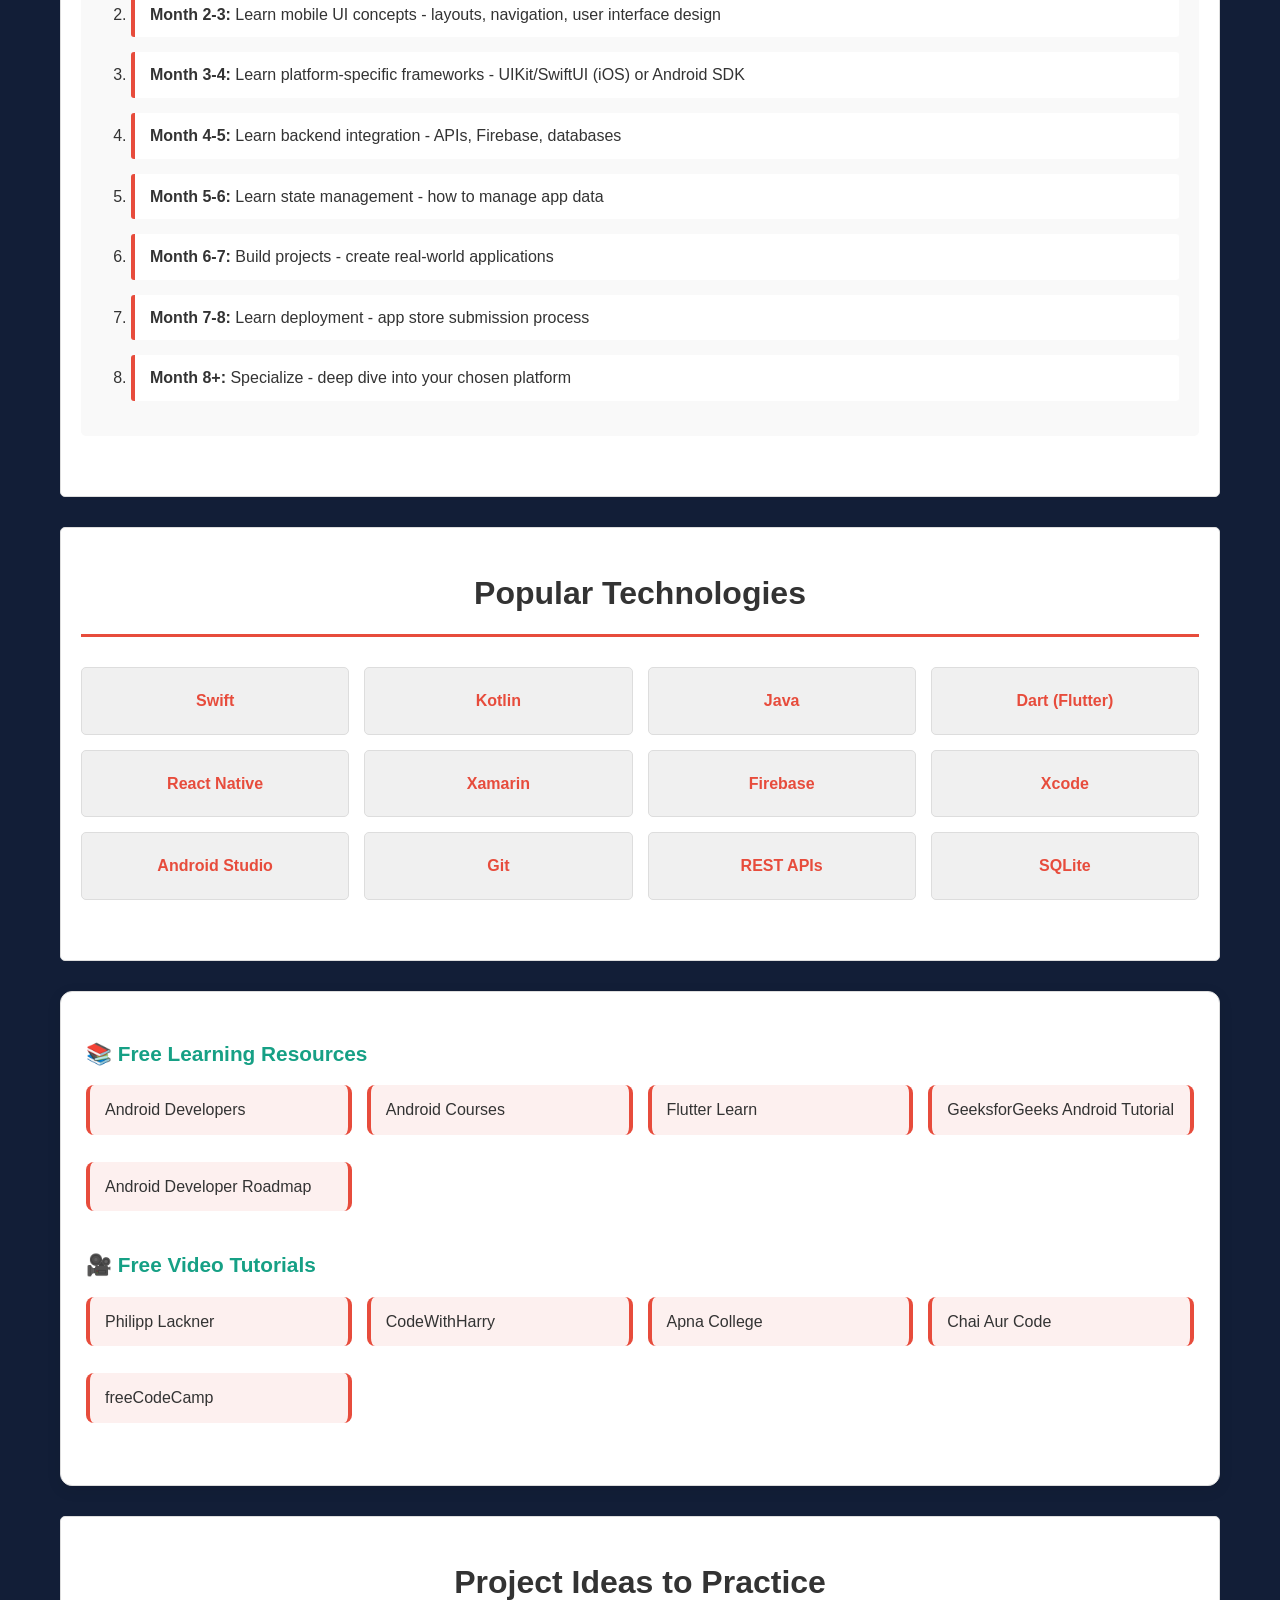
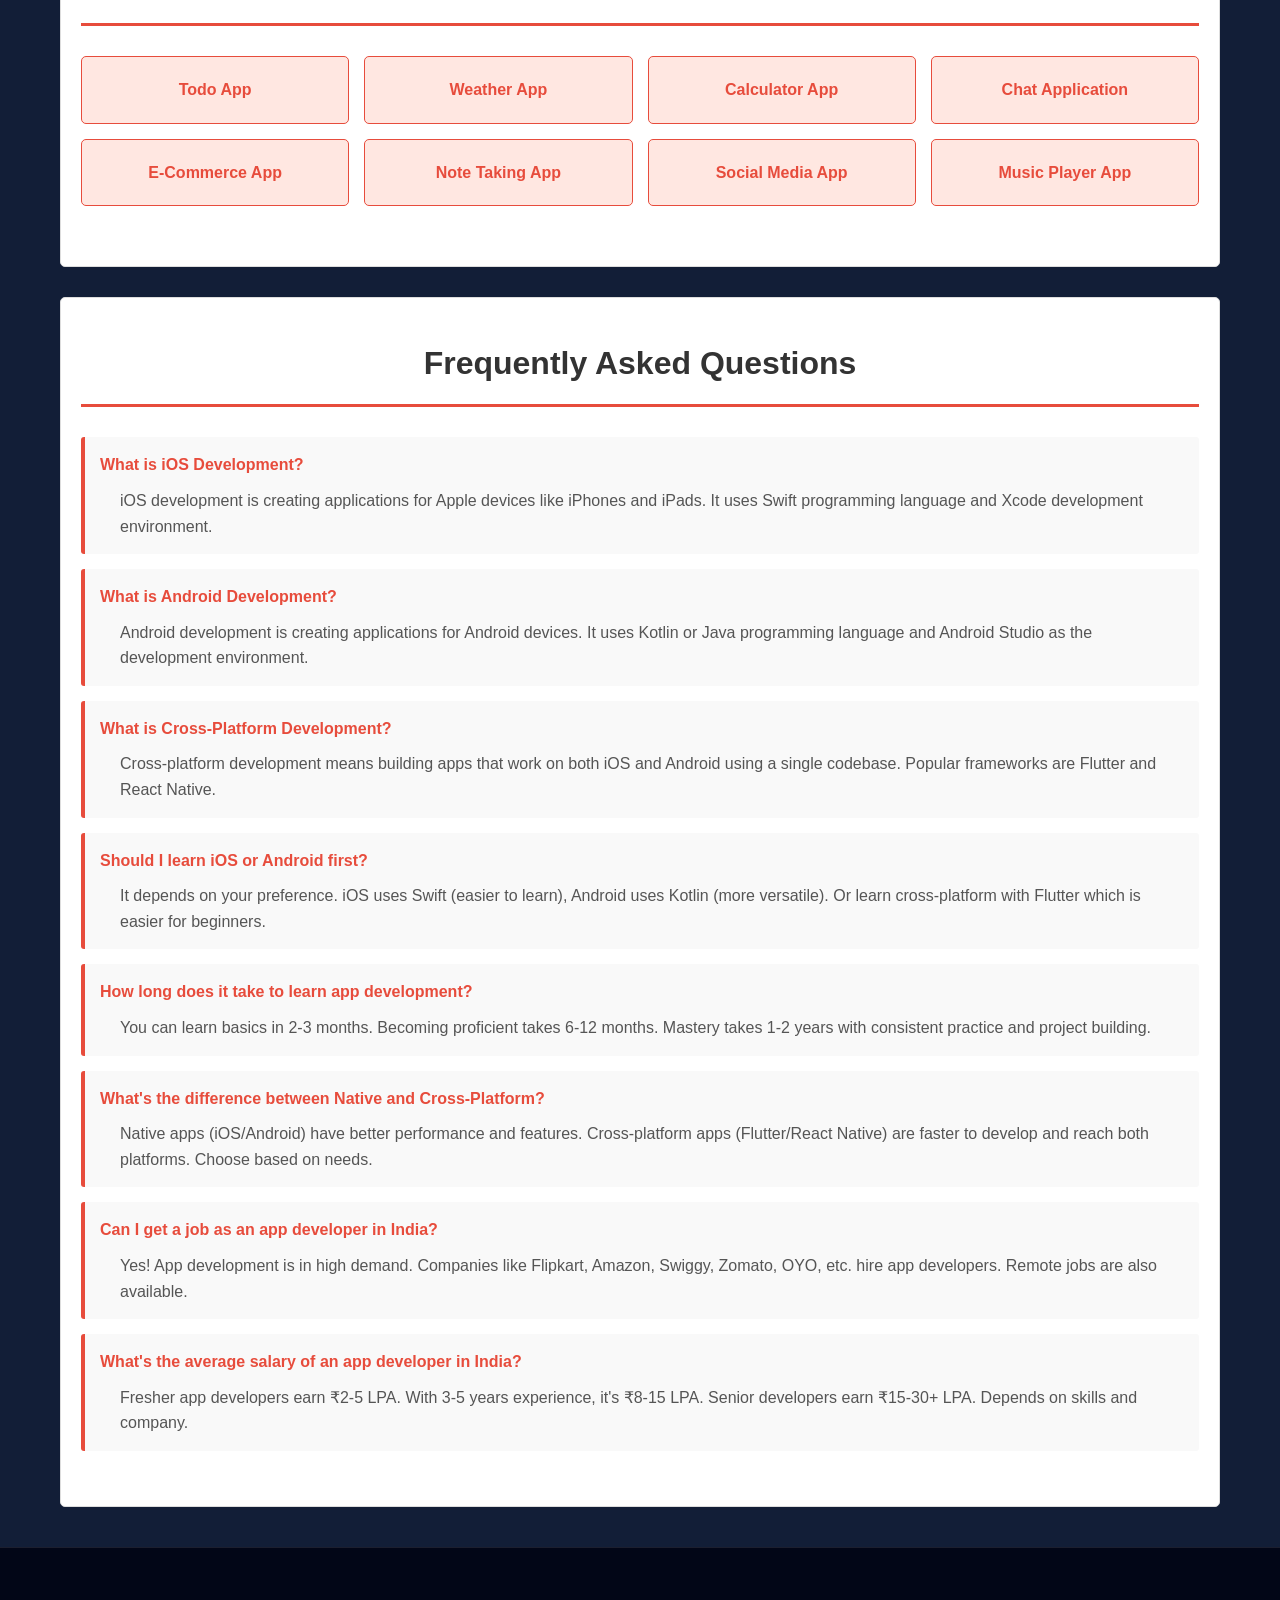
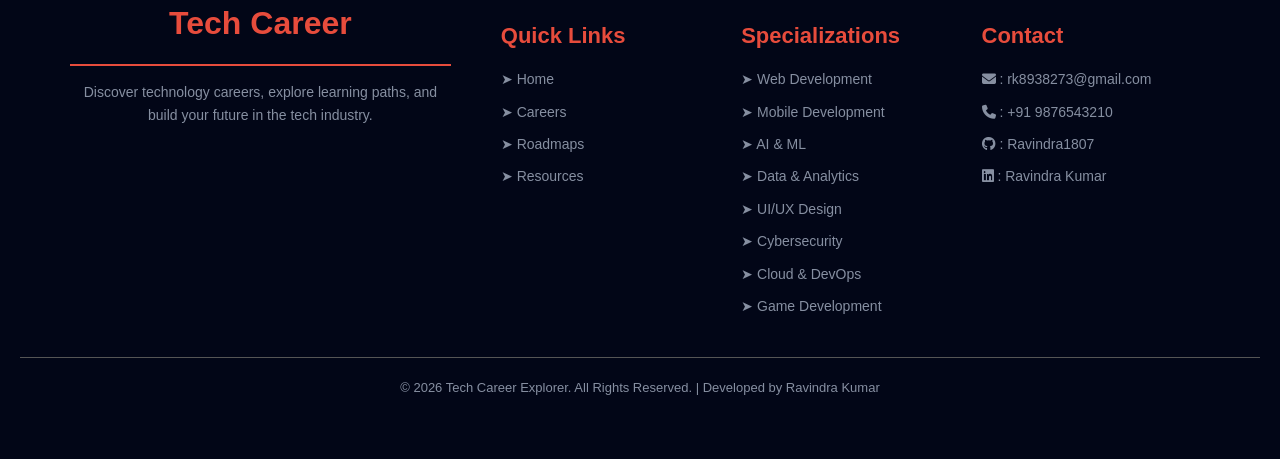
<file: mobile-development.html>
<!DOCTYPE html>
<html lang="en">

<head>
    <meta charset="UTF-8">
    <meta name="viewport" content="width=device-width, initial-scale=1.0">
    <link href="https://fonts.googleapis.com/css2?family=Space+Mono:wght@400&display=swap" rel="stylesheet">
    <link rel="stylesheet" href="https://cdnjs.cloudflare.com/ajax/libs/font-awesome/6.5.1/css/all.min.css">
    <link rel="stylesheet" href="CSS/mobile-development.css">
    <title>App Development</title>
     
</head>

<body>

    <!-- ============ HEADER ============ -->

    <header>

        <a class="head-icon" href="#">
            <div class="image-icon">
                <img src="images/Icon.png" alt="TechCareer Explorer logo" height="60" width="60">
            </div>
            <span class="nav-left">TechCareer·Explorer</span>
        </a>

        <button class="menu-btn" aria-label="Toggle navigation menu">
            <i class="fa fa-cog"></i>
        </button>

        <ul class="navbar" id="navLinks">

            <li>
                <a class="nav-one" href="index.html">
                    <i class="fa-solid fa-house"></i>
                    Home
                </a>
            </li>

            <li class="dropdown">
                <a href="#" class="nav-other dropdown-toggle">
                    <i class="fa-solid fa-briefcase"></i>
                    Category Roles
                    <i class="fa-solid fa-chevron-down"></i>
                </a>
                <ul class="dropdown-menu">
                    <li> <a href="web-development.html">Web Developer </a></li>

                    <li> <a href="mobile-development.html"> Mobile Development</a></li>

                    <li> <a href="AIML.html">AI & Machine Learning</a></li>

                    <li> <a href="data-Analytics.html">Data & Analytics</a></li>

                    <li> <a href="UX_UX.html">UI/UX Design</a></li>

                    <li> <a href="cyber.html">Cybersecurity</a></li>

                    <li> <a href="cloud&DevOps.html">Cloud & DevOps</a></li>

                    <li> <a href="game-de.html">Game Development</a></li>

                </ul>
            </li>


        </ul>



    </header>

    <!-- ============ HERO SECTION ============ -->
    <div class="hero">
        <h1>App Development</h1>
        <p>Build powerful mobile applications for iOS, Android, and cross-platform using modern technologies.</p>
    </div>

    <!-- ============ MAIN CONTAINER ============ -->
    <div class="container">

        <!-- ============ CAREER PATHS ============ -->
        <section id="careers">
            <h2>Choose Your App Development Path</h2>
            <div class="cards-container">
                <div class="card">
                    <h3>iOS Developer</h3>
                    <p>Build apps for iPhone, iPad and other Apple devices.</p>
                    <ul class="tech-list">
                        <li>Swift</li>
                        <li>Objective-C</li>
                        <li>Xcode</li>
                        <li>UIKit</li>
                    </ul>
                </div>

                <div class="card">
                    <h3>Android Developer</h3>
                    <p>Build apps for Android phones and tablets.</p>
                    <ul class="tech-list">
                        <li>Kotlin</li>
                        <li>Java</li>
                        <li>Android Studio</li>
                        <li>Firebase</li>
                    </ul>
                </div>

                <div class="card">
                    <h3>Cross-Platform Developer</h3>
                    <p>Build apps for both iOS and Android with one codebase.</p>
                    <ul class="tech-list">
                        <li>Flutter</li>
                        <li>React Native</li>
                        <li>Xamarin</li>
                        <li>JavaScript</li>
                    </ul>
                </div>
            </div>
        </section>

        <!-- ============ DETAILED ROLES ============ -->
        <section>
            <h2>iOS Developer Details</h2>
            <div class="role-info">
                <h4>What You'll Do</h4>
                <p>You build native applications for Apple devices. You create apps that use iOS features and provide
                    smooth user experience on iPhones and iPads.</p>
            </div>

            <div class="role-info">
                <h4>Skills Required</h4>
                <ul>
                    <li>Swift - Modern programming language for iOS</li>
                    <li>UIKit - Framework for building user interfaces</li>
                    <li>SwiftUI - Modern UI framework</li>
                    <li>Xcode - Development environment</li>
                    <li>REST APIs - Networking</li>
                    <li>Core Data - Local database</li>
                </ul>
            </div>

            <div class="salary-box">
                <div class="label">Average Salary (India)</div>
                <div class="amount">₹5 - 16 LPA</div>
            </div>

            <div class="role-info">
                <h4>Top Job Roles</h4>
                <ul>
                    <li>iOS Developer</li>
                    <li>Senior iOS Developer</li>
                    <li>iOS Engineer</li>
                </ul>
            </div>
        </section>

        <section>
            <h2>Android Developer Details</h2>
            <div class="role-info">
                <h4>What You'll Do</h4>
                <p>You build native applications for Android devices. You create apps that leverage Android features and
                    reach billions of Android users worldwide.</p>
            </div>

            <div class="role-info">
                <h4>Skills Required</h4>
                <ul>
                    <li>Kotlin - Modern Android programming language</li>
                    <li>Java - Traditional Android language</li>
                    <li>Android Studio - Development environment</li>
                    <li>XML - Layout designing</li>
                    <li>Firebase - Backend services</li>
                    <li>SQLite - Local database</li>
                </ul>
            </div>

            <div class="salary-box">
                <div class="label">Average Salary (India)</div>
                <div class="amount">₹4 - 14 LPA</div>
            </div>

            <div class="role-info">
                <h4>Top Job Roles</h4>
                <ul>
                    <li>Android Developer</li>
                    <li>Kotlin Developer</li>
                    <li>Android Engineer</li>
                </ul>
            </div>
        </section>

        <section>
            <h2>Cross-Platform Developer Details</h2>
            <div class="role-info">
                <h4>What You'll Do</h4>
                <p>You build apps that work on both iOS and Android from a single codebase. This reduces development
                    time and cost while reaching maximum audience.</p>
            </div>

            <div class="role-info">
                <h4>Skills Required</h4>
                <ul>
                    <li>Flutter - Google's framework (Dart language)</li>
                    <li>React Native - Facebook's framework (JavaScript)</li>
                    <li>JavaScript - Web development knowledge</li>
                    <li>State Management - Redux, Provider, etc.</li>
                    <li>APIs - Backend integration</li>
                    <li>Git - Version control</li>
                </ul>
            </div>

            <div class="salary-box">
                <div class="label">Average Salary (India)</div>
                <div class="amount">₹5 - 15 LPA</div>
            </div>

            <div class="role-info">
                <h4>Top Job Roles</h4>
                <ul>
                    <li>Flutter Developer</li>
                    <li>React Native Developer</li>
                    <li>Cross-Platform Engineer</li>
                </ul>
            </div>
        </section>

        <!-- ============ SKILLS COMPARISON ============ -->
        <section>
            <h2>Skills Comparison Table</h2>
            <table>
                <thead>
                    <tr>
                        <th>Skills</th>
                        <th>iOS</th>
                        <th>Android</th>
                        <th>Cross-Platform</th>
                    </tr>
                </thead>
                <tbody>
                    <tr>
                        <td>Swift/Kotlin</td>
                        <td class="checkmark">✓</td>
                        <td class="checkmark">✓</td>
                        <td class="cross">✗</td>
                    </tr>
                    <tr>
                        <td>JavaScript</td>
                        <td class="cross">✗</td>
                        <td class="cross">✗</td>
                        <td class="checkmark">✓</td>
                    </tr>
                    <tr>
                        <td>UI Design (XML/UIKit)</td>
                        <td class="checkmark">✓</td>
                        <td class="checkmark">✓</td>
                        <td class="checkmark">✓</td>
                    </tr>
                    <tr>
                        <td>Firebase/Backend</td>
                        <td class="checkmark">✓</td>
                        <td class="checkmark">✓</td>
                        <td class="checkmark">✓</td>
                    </tr>
                    <tr>
                        <td>APIs & Networking</td>
                        <td class="checkmark">✓</td>
                        <td class="checkmark">✓</td>
                        <td class="checkmark">✓</td>
                    </tr>
                    <tr>
                        <td>Git & Version Control</td>
                        <td class="checkmark">✓</td>
                        <td class="checkmark">✓</td>
                        <td class="checkmark">✓</td>
                    </tr>
                    <tr>
                        <td>App Store Deployment</td>
                        <td class="checkmark">✓</td>
                        <td class="checkmark">✓</td>
                        <td class="checkmark">✓</td>
                    </tr>
                </tbody>
            </table>
        </section>

        <!-- ============ ROADMAP ============ -->
        <section id="roadmap">
            <h2>App Development Roadmap</h2>
            <div class="roadmap-list">
                <h3>Step-by-Step Learning Path</h3>
                <ol>
                    <li><strong>Month 1-2:</strong> Learn programming basics - choose a language (Swift, Kotlin, or
                        JavaScript)</li>
                    <li><strong>Month 2-3:</strong> Learn mobile UI concepts - layouts, navigation, user interface
                        design</li>
                    <li><strong>Month 3-4:</strong> Learn platform-specific frameworks - UIKit/SwiftUI (iOS) or Android
                        SDK</li>
                    <li><strong>Month 4-5:</strong> Learn backend integration - APIs, Firebase, databases</li>
                    <li><strong>Month 5-6:</strong> Learn state management - how to manage app data</li>
                    <li><strong>Month 6-7:</strong> Build projects - create real-world applications</li>
                    <li><strong>Month 7-8:</strong> Learn deployment - app store submission process</li>
                    <li><strong>Month 8+:</strong> Specialize - deep dive into your chosen platform</li>
                </ol>
            </div>
        </section>

        <!-- ============ TECHNOLOGIES ============ -->
        <section id="resources">
            <h2>Popular Technologies</h2>
            <div class="tech-grid">
                <div class="tech-item">Swift</div>
                <div class="tech-item">Kotlin</div>
                <div class="tech-item">Java</div>
                <div class="tech-item">Dart (Flutter)</div>
                <div class="tech-item">React Native</div>
                <div class="tech-item">Xamarin</div>
                <div class="tech-item">Firebase</div>
                <div class="tech-item">Xcode</div>
                <div class="tech-item">Android Studio</div>
                <div class="tech-item">Git</div>
                <div class="tech-item">REST APIs</div>
                <div class="tech-item">SQLite</div>
            </div>
        </section>

        <section class="resources">

            <h3>📚 Free Learning Resources</h3>

            <ul>
                <li><a href="https://developer.android.com" target="_blank">Android Developers</a></li>

                <li><a href="https://developer.android.com/courses" target="_blank">Android Courses</a></li>

                <li><a href="https://flutter.dev/learn" target="_blank">Flutter Learn</a></li>

                <li><a href="https://www.geeksforgeeks.org/android-tutorial/" target="_blank">GeeksforGeeks Android
                        Tutorial</a></li>

                <li><a href="https://roadmap.sh/android" target="_blank">Android Developer Roadmap</a></li>
            </ul>

            <h3>🎥 Free Video Tutorials</h3>

            <ul>
                <li><a href="https://www.youtube.com/@PhilippLackner" target="_blank">Philipp Lackner</a></li>

                <li><a href="https://www.youtube.com/@CodeWithHarry" target="_blank">CodeWithHarry</a></li>

                <li><a href="https://www.youtube.com/@ApnaCollegeOfficial" target="_blank">Apna College</a></li>

                <li><a href="https://www.youtube.com/@chaiaurcode" target="_blank">Chai Aur Code</a></li>

                <li><a href="https://www.youtube.com/@freecodecamp" target="_blank">freeCodeCamp</a></li>
            </ul>

        </section>

        <!-- ============ PROJECT IDEAS ============ -->
        <section>
            <h2>Project Ideas to Practice</h2>
            <div class="projects-grid">
                <div class="project-item">Todo App</div>
                <div class="project-item">Weather App</div>
                <div class="project-item">Calculator App</div>
                <div class="project-item">Chat Application</div>
                <div class="project-item">E-Commerce App</div>
                <div class="project-item">Note Taking App</div>
                <div class="project-item">Social Media App</div>
                <div class="project-item">Music Player App</div>
            </div>
        </section>

        <!-- ============ FAQ ============ -->
        <section id="faq">
            <h2>Frequently Asked Questions</h2>

            <div class="faq-item">
                <h4>What is iOS Development?</h4>
                <p>iOS development is creating applications for Apple devices like iPhones and iPads. It uses Swift
                    programming language and Xcode development environment.</p>
            </div>

            <div class="faq-item">
                <h4>What is Android Development?</h4>
                <p>Android development is creating applications for Android devices. It uses Kotlin or Java programming
                    language and Android Studio as the development environment.</p>
            </div>

            <div class="faq-item">
                <h4>What is Cross-Platform Development?</h4>
                <p>Cross-platform development means building apps that work on both iOS and Android using a single
                    codebase. Popular frameworks are Flutter and React Native.</p>
            </div>

            <div class="faq-item">
                <h4>Should I learn iOS or Android first?</h4>
                <p>It depends on your preference. iOS uses Swift (easier to learn), Android uses Kotlin (more
                    versatile). Or learn cross-platform with Flutter which is easier for beginners.</p>
            </div>

            <div class="faq-item">
                <h4>How long does it take to learn app development?</h4>
                <p>You can learn basics in 2-3 months. Becoming proficient takes 6-12 months. Mastery takes 1-2 years
                    with consistent practice and project building.</p>
            </div>

            <div class="faq-item">
                <h4>What's the difference between Native and Cross-Platform?</h4>
                <p>Native apps (iOS/Android) have better performance and features. Cross-platform apps (Flutter/React
                    Native) are faster to develop and reach both platforms. Choose based on needs.</p>
            </div>

            <div class="faq-item">
                <h4>Can I get a job as an app developer in India?</h4>
                <p>Yes! App development is in high demand. Companies like Flipkart, Amazon, Swiggy, Zomato, OYO, etc.
                    hire app developers. Remote jobs are also available.</p>
            </div>

            <div class="faq-item">
                <h4>What's the average salary of an app developer in India?</h4>
                <p>Fresher app developers earn ₹2-5 LPA. With 3-5 years experience, it's ₹8-15 LPA. Senior developers
                    earn ₹15-30+ LPA. Depends on skills and company.</p>
            </div>
        </section>

    </div>

    <!-- ============ FOOTER ============ -->
    <!-- ============ FOOTER ============ -->
    <footer class="footer">
        <div class="footer-container">

            <div class="footer-box">
                <div class="U">
                    <h2>Tech Career</h2>
                    <p>
                        Discover technology careers, explore learning paths,
                        and build your future in the tech industry.
                    </p>
                </div>
            </div>

            <div class="footer-box">
                <h3>Quick Links</h3>
                <ul>
                    <li><a href="index.html">➤ Home</a></li>
                    <li><a href="index.html">➤ Careers</a></li>
                    <li><a href="index.html">➤ Roadmaps</a></li>
                    <li><a href="index.html">➤ Resources</a></li>
                </ul>
            </div>

            <div class="footer-box">
                <h3>Specializations</h3>
                <ul>
                    <li><a href="web-development.html">➤ Web Development</a></li>
                    <li><a href="mobile-development.html">➤ Mobile Development</a></li>
                    <li><a href="AIML.html">➤ AI & ML</a></li>
                    <li><a href="data-Analytics.html">➤ Data & Analytics</a></li>
                    <li><a href="UX_UX.html">➤ UI/UX Design</a></li>
                    <li><a href="cyber.html">➤ Cybersecurity</a></li>
                    <li><a href="cloud&DevOps.html">➤ Cloud & DevOps</a></li>
                    <li><a href="game-de.html">➤ Game Development</a></li>
                </ul>
            </div>

         <div class="footer-box">
                <h3>Contact</h3>
                <ul>
                    <li><i class="fa-solid fa-envelope"></i> : <a
                            href="mailto:rk8938273@gmail.com" target="_blank">rk8938273@gmail.com</a></li>
                    <li><i class="fa-solid fa-phone"></i> : <a href="tel:+919876543210"  target="_blank">+91 9876543210</a></li>
                    <li><i class="fa-brands fa-github"></i> : <a href="https://github.com/Ravindra1807"  target="_blank">Ravindra1807</a>
                    </li>
                    <li><i class="fa-brands fa-linkedin"></i> : <a
                            href="https://www.linkedin.com/in/ravindra-kumar-a95761385" target="_blank">Ravindra Kumar</a></li>
                </ul>
            </div>

        </div>

        <div class="footer-bottom">
            <p>© 2026 Tech Career Explorer. All Rights Reserved. | Developed by Ravindra Kumar</p>
        </div>
    </footer>

    <script>
        const menuBtn = document.querySelector(".menu-btn");
        const navLinks = document.querySelector("#navLinks");
        const dropdowns = document.querySelectorAll(".dropdown");

        // Mobile hamburger toggle
        menuBtn.addEventListener("click", (e) => {
            e.stopPropagation();
            navLinks.classList.toggle("active");
        });

        // Close navbar + all dropdowns on outside click
        document.addEventListener("click", (e) => {
            if (!navLinks.contains(e.target) && !menuBtn.contains(e.target)) {
                navLinks.classList.remove("active");
                dropdowns.forEach((d) => d.classList.remove("open"));
            }
        });

        // Dropdown toggle — 1 click open, same click close
        dropdowns.forEach((dropdown) => {
            const toggle = dropdown.querySelector(".dropdown-toggle");

            toggle.addEventListener("click", (e) => {
                e.preventDefault();
                e.stopPropagation();

                const isOpen = dropdown.classList.contains("open");

                // close all first
                dropdowns.forEach((d) => d.classList.remove("open"));

                // toggle this one
                if (!isOpen) dropdown.classList.add("open");
            });
        });

        // Clicks inside dropdown-menu don't close it
        document.querySelectorAll(".dropdown-menu").forEach((menu) => {
            menu.addEventListener("click", (e) => e.stopPropagation());
        });
    </script>
</body>

</html>
</file>
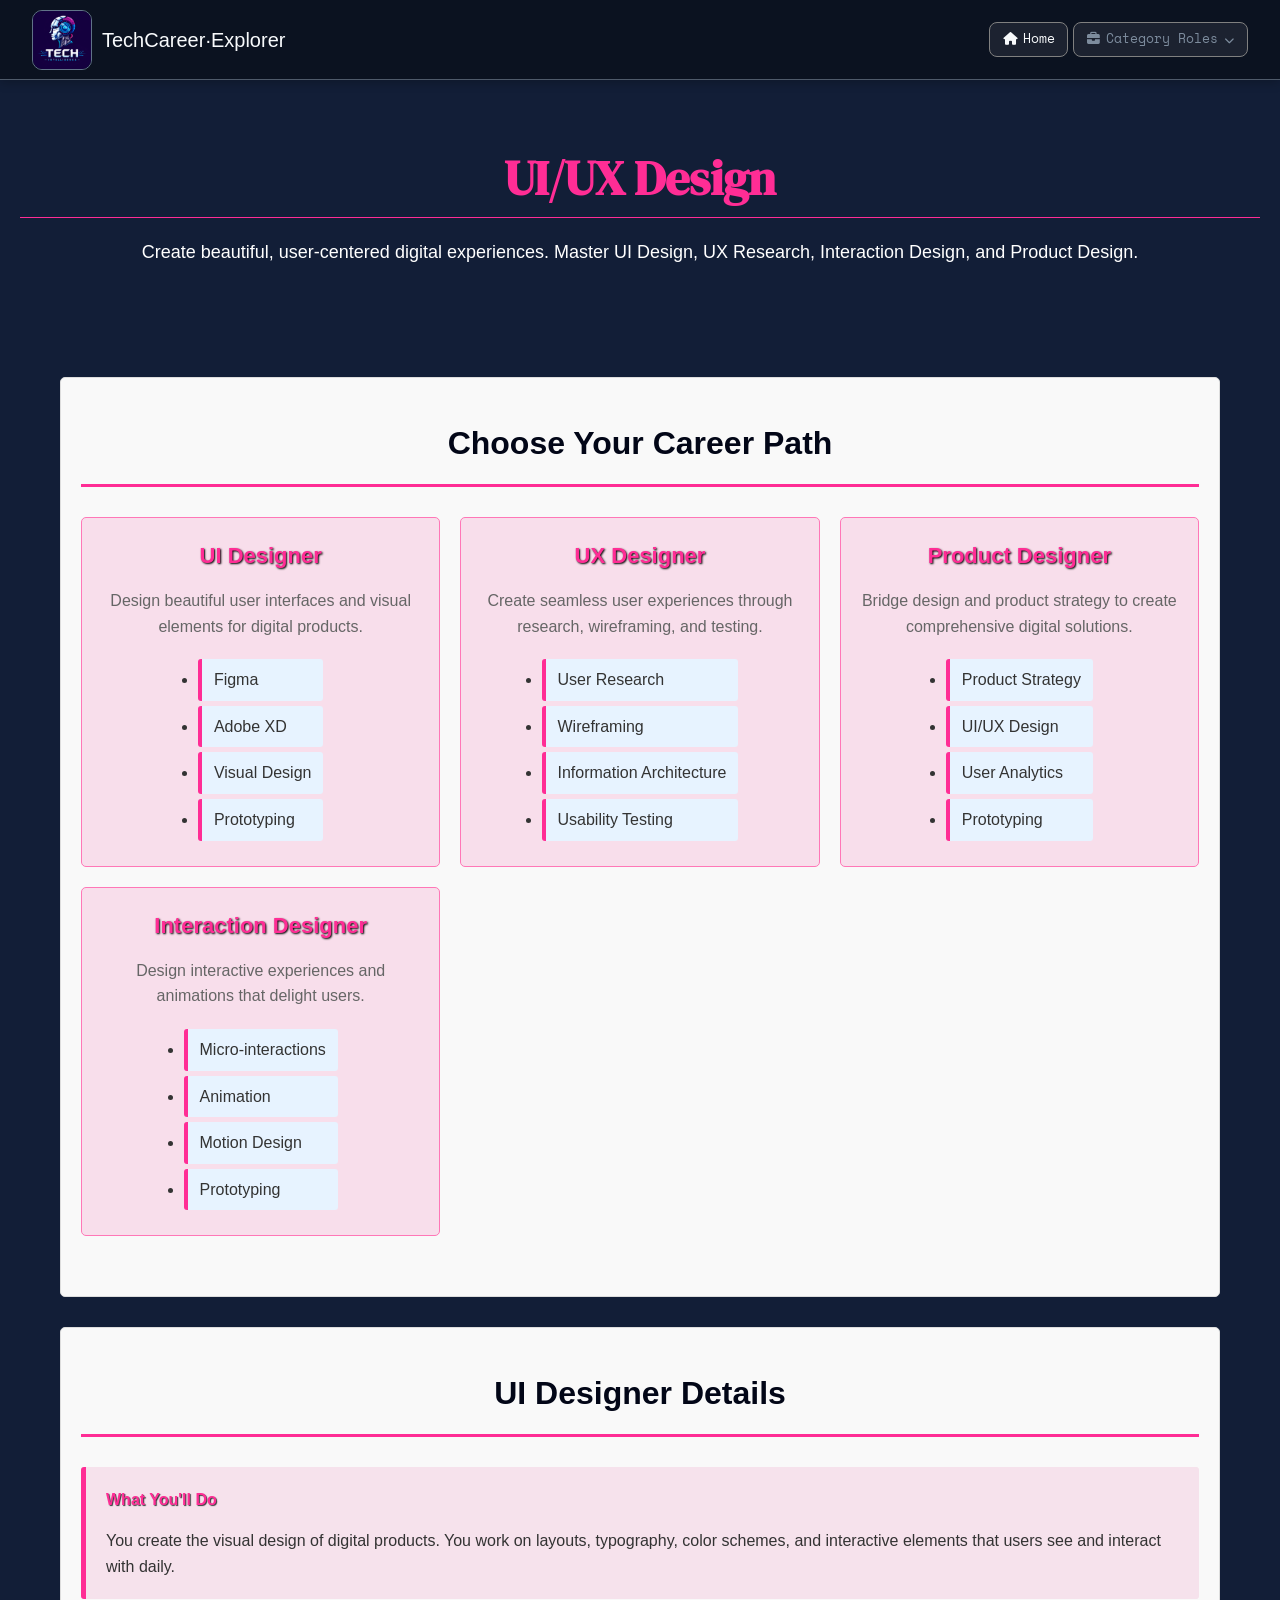
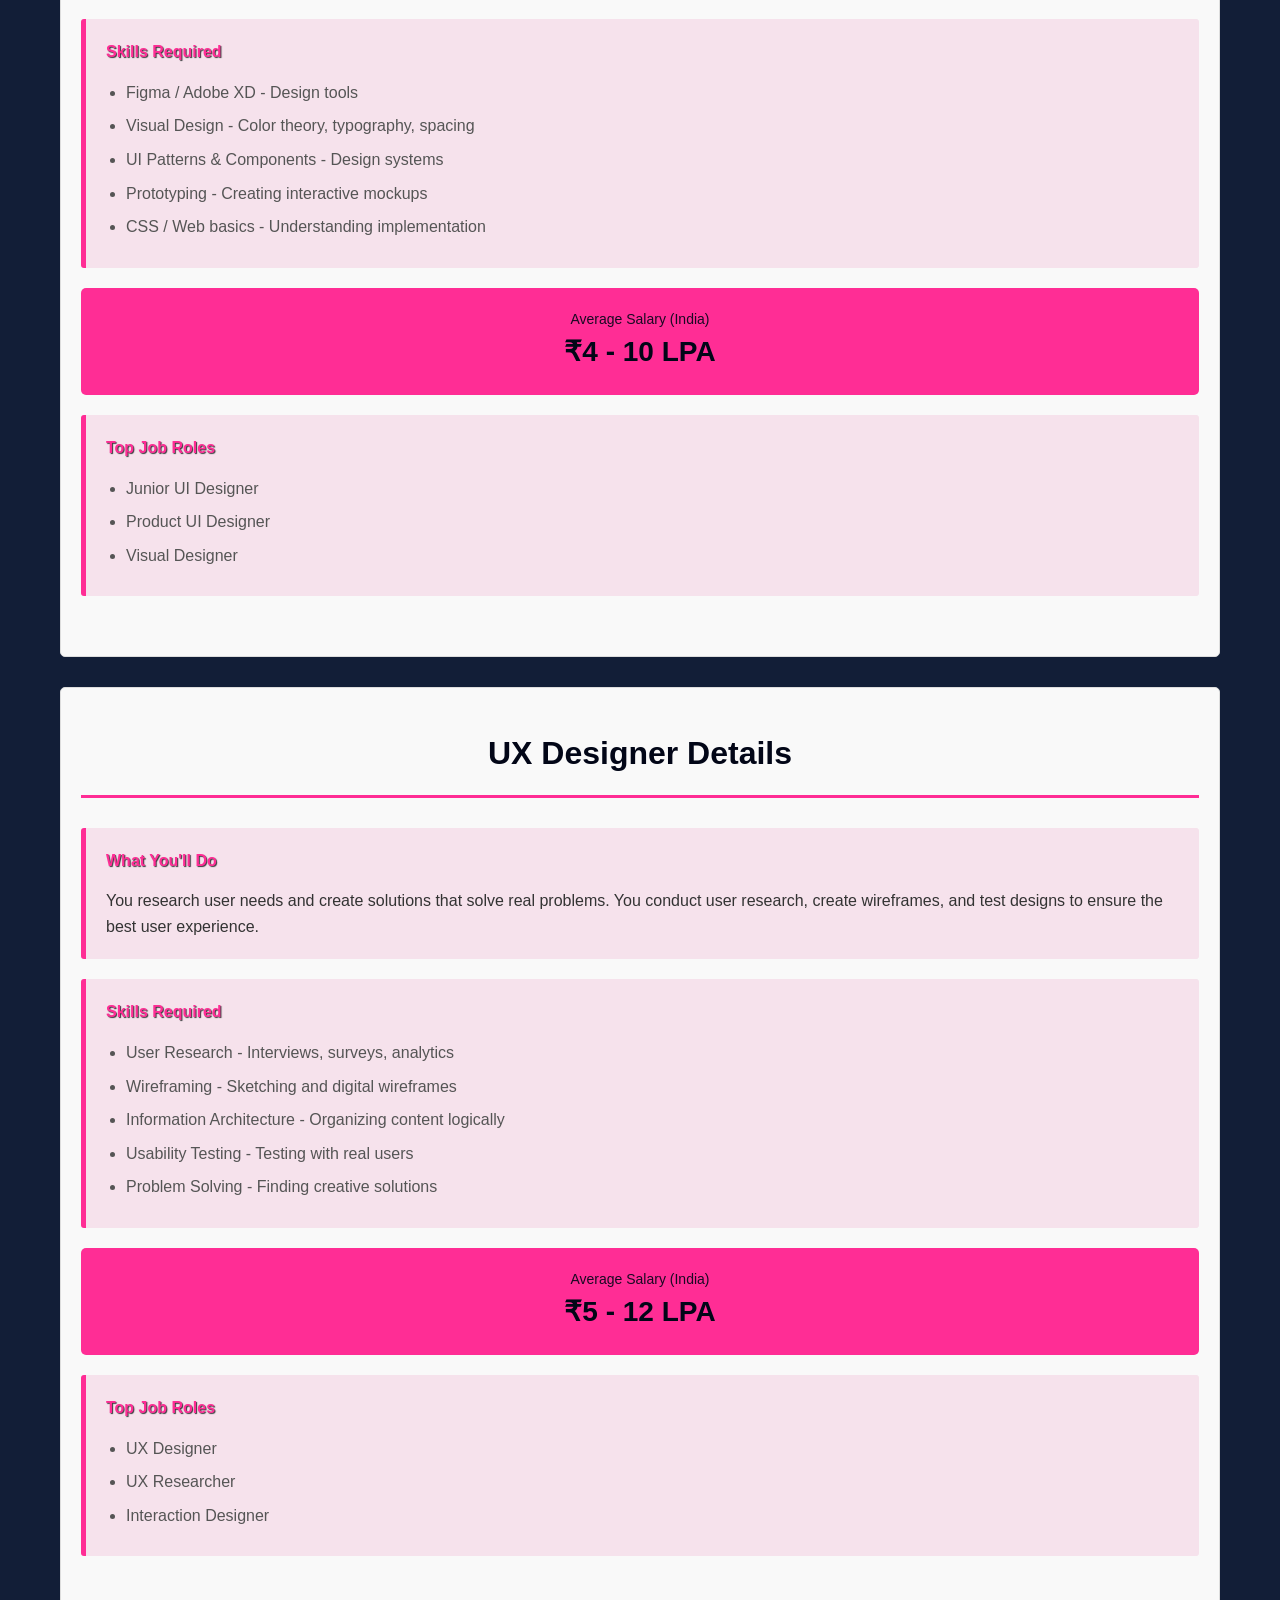
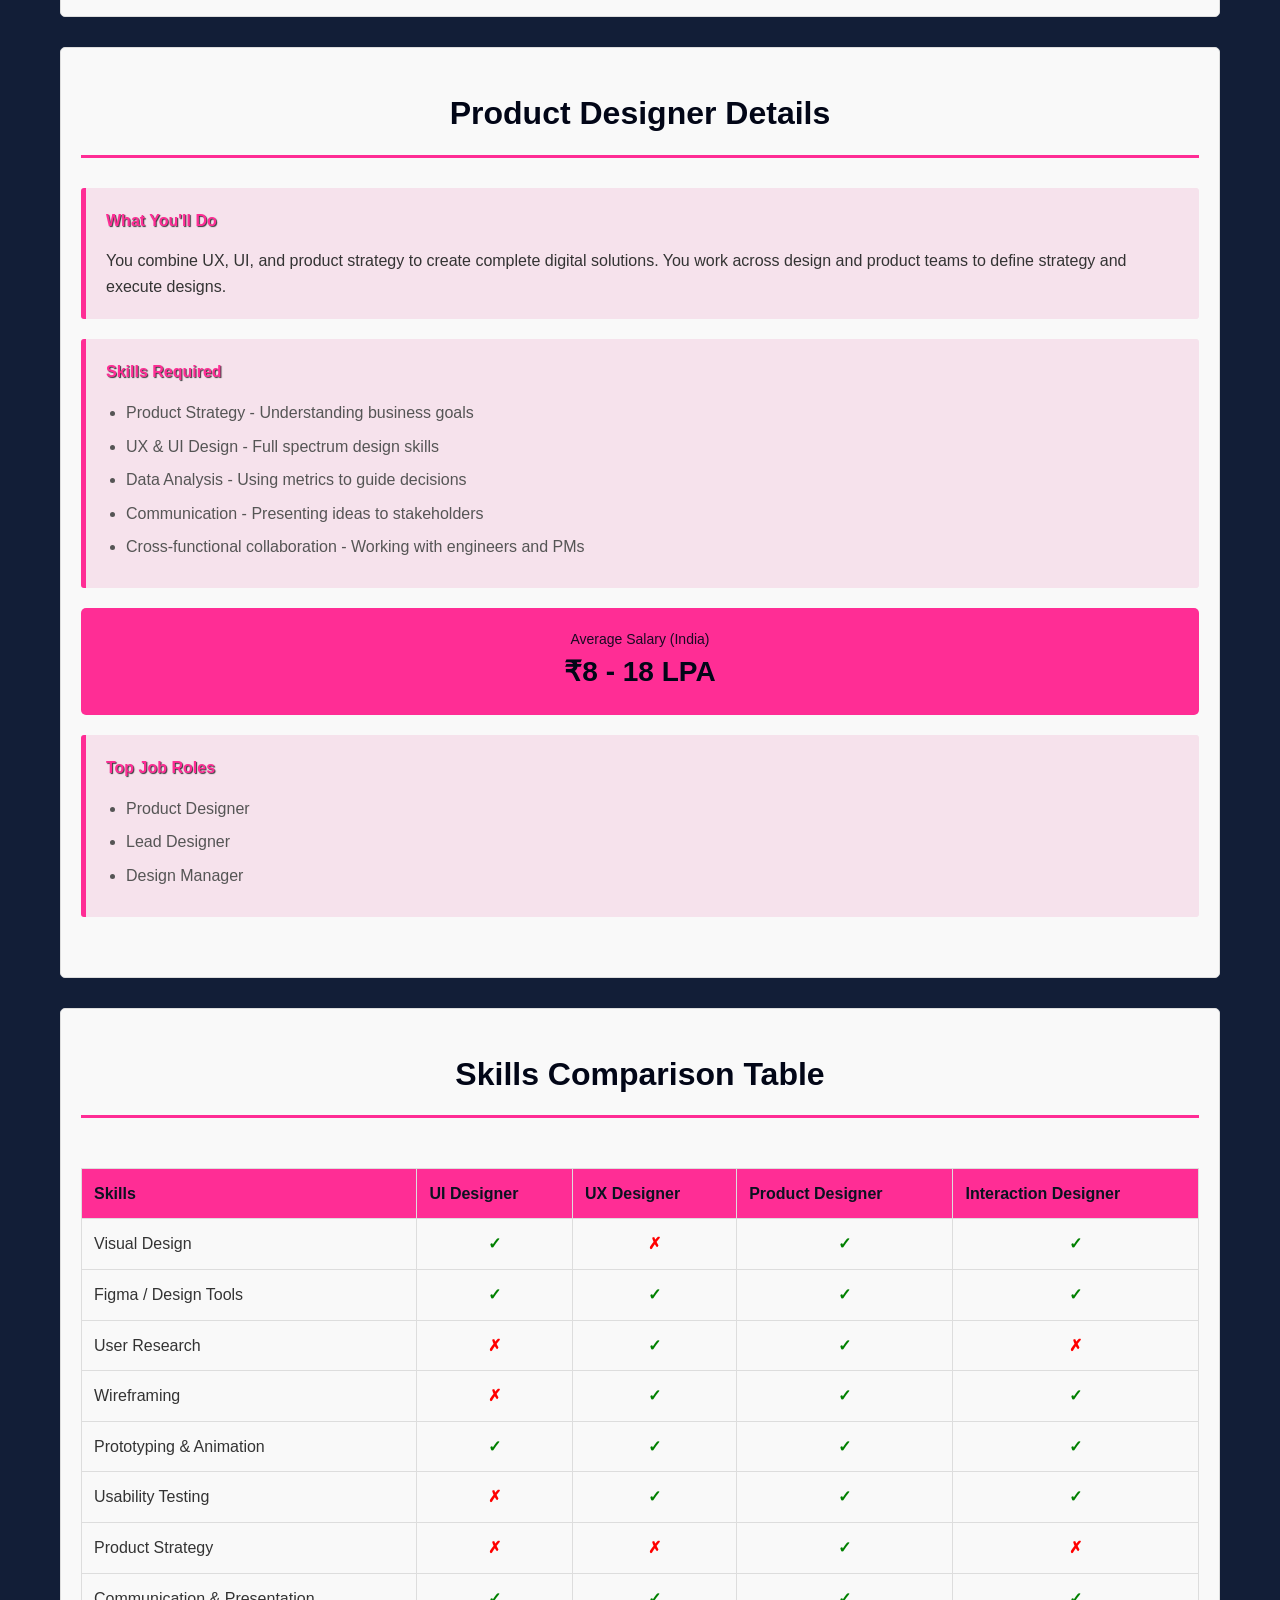
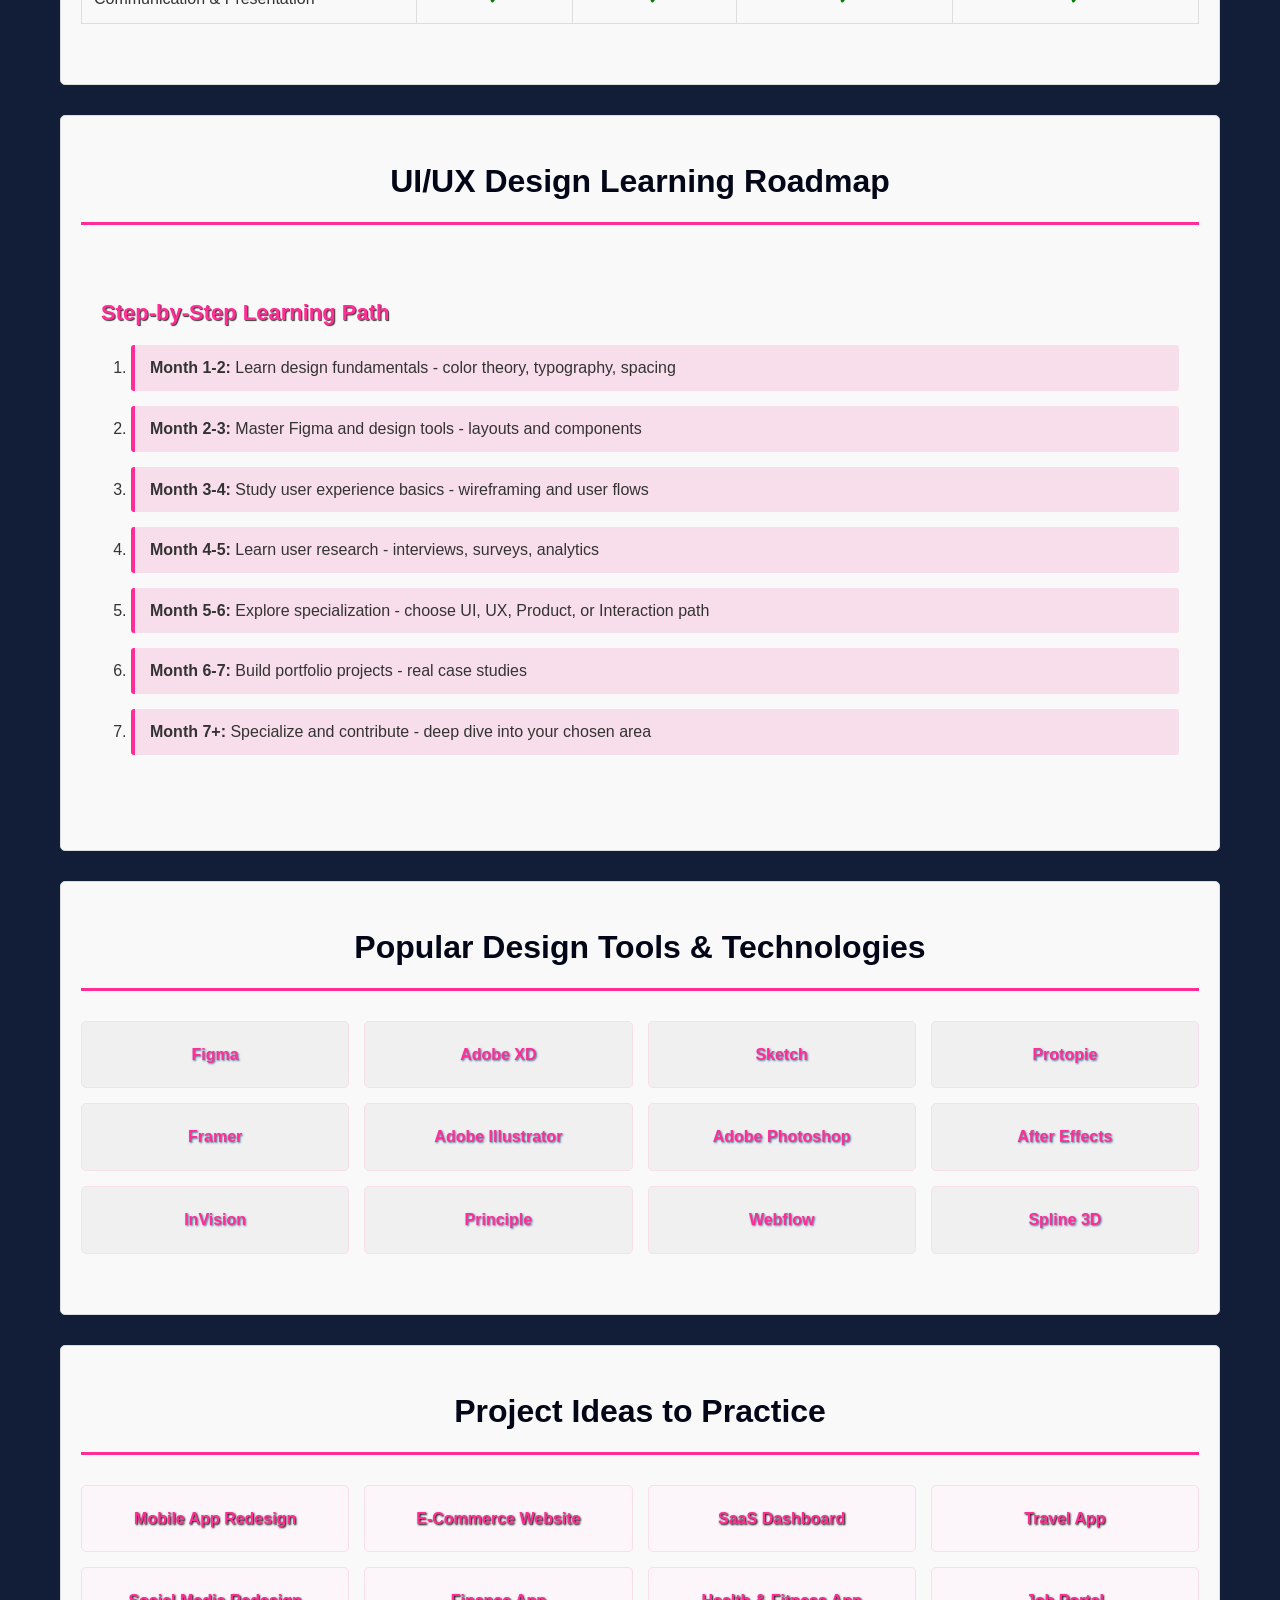
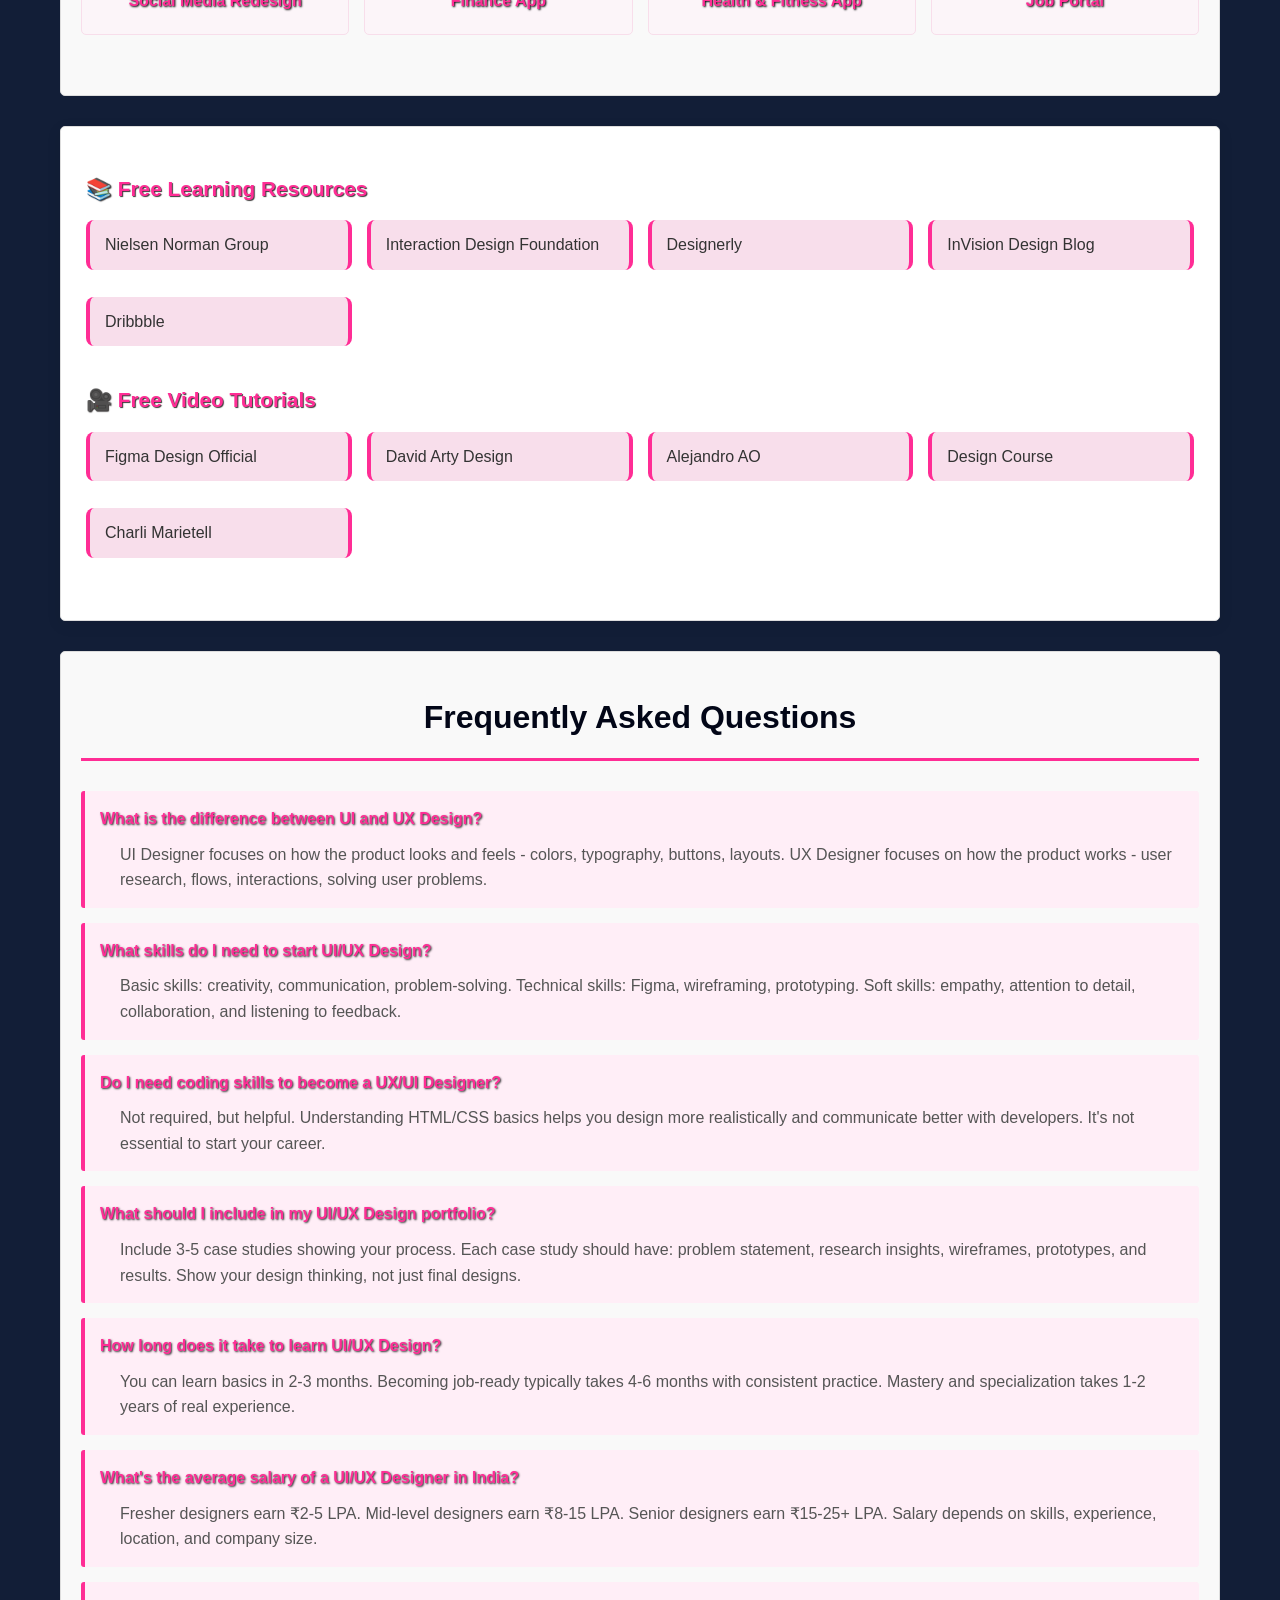
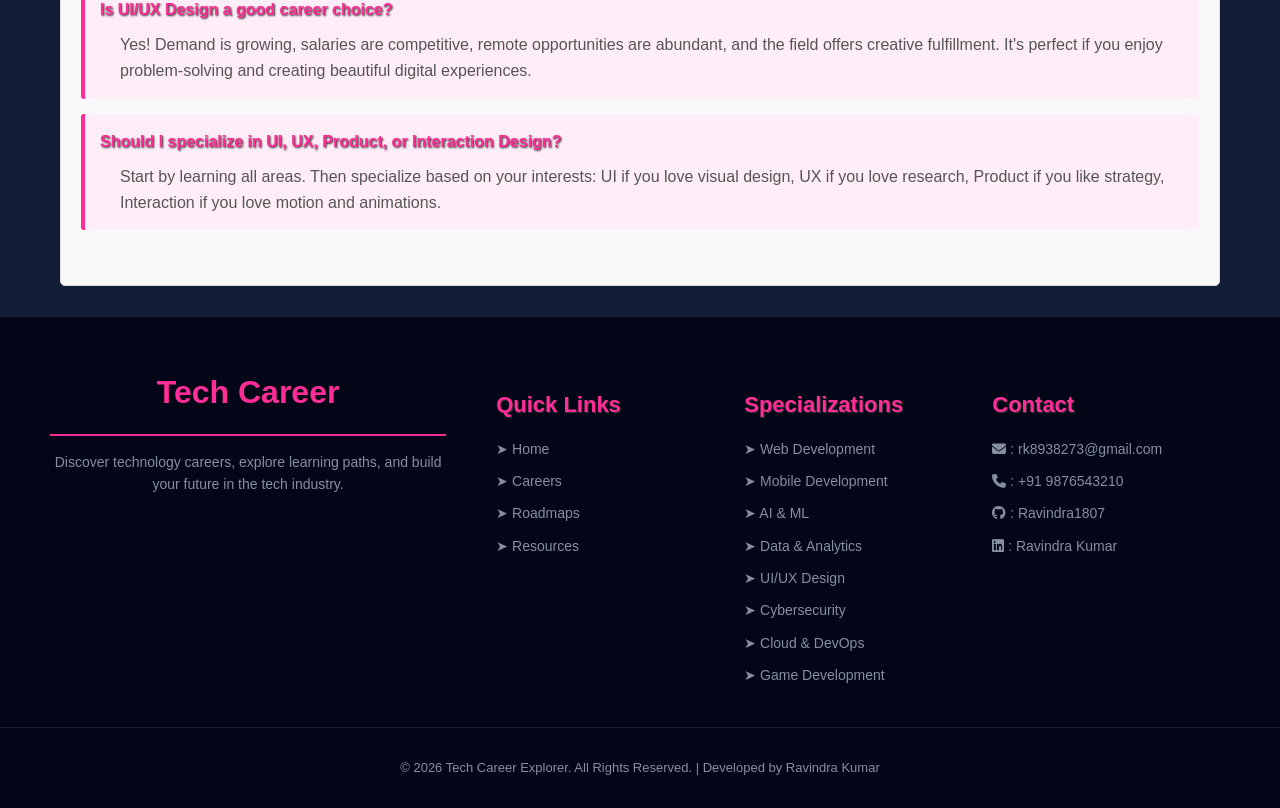
<file: UX_UX.html>
<!DOCTYPE html>
<html lang="en">

<head>
    <meta charset="UTF-8">
    <meta name="viewport" content="width=device-width, initial-scale=1.0">
    <link href="https://fonts.googleapis.com/css2?family=Space+Mono:wght@400&display=swap" rel="stylesheet">
    <link rel="stylesheet" href="https://cdnjs.cloudflare.com/ajax/libs/font-awesome/6.5.1/css/all.min.css">
    <link
        href="https://fonts.googleapis.com/css2?family=Black+Ops+One&family=DM+Serif+Display:ital@0;1&family=Electrolize&family=Inter:ital,opsz,wght@0,14..32,100..900;1,14..32,100..900&family=Poppins:ital,wght@0,100;0,200;0,300;0,400;0,500;0,600;0,700;0,800;0,900;1,100;1,200;1,300;1,400;1,500;1,600;1,700;1,800;1,900&display=swap">
    <title>UI/UX Design - TechCareer Explorer</title>
   <link rel="stylesheet" href="CSS/UI_UX.css">
</head>

<body>

    <!-- ============ HEADER ============ -->
    <header>
        <a class="head-icon" href="#">
            <div class="image-icon">
                <img src="images/Icon.png" alt="TechCareer Explorer logo" height="60" width="60">
            </div>
            <span class="nav-left">TechCareer·Explorer</span>
        </a>

        <button class="menu-btn" aria-label="Toggle navigation menu">
            <i class="fa fa-cog"></i>
        </button>

        <ul class="navbar" id="navLinks">
            <li>
                <a class="nav-one" href="index.html">
                    <i class="fa-solid fa-house"></i>
                    Home
                </a>
            </li>

            <li class="dropdown">
                <a href="#" class="nav-other dropdown-toggle">
                    <i class="fa-solid fa-briefcase"></i>
                    Category Roles
                    <i class="fa-solid fa-chevron-down"></i>
                </a>
                <ul class="dropdown-menu">
                    <li><a href="web-development.html">Web Developer</a></li>
                    <li><a href="mobile-development.html">Mobile Development</a></li>
                    <li><a href="AIML.html">AI & Machine Learning</a></li>
                    <li><a href="data-Analytics.html">Data & Analytics</a></li>
                    <li><a href="UX_UX.html">UI/UX Design</a></li>
                    <li><a href="cyber.html">Cybersecurity</a></li>
                    <li><a href="cloud&DevOps.html">Cloud & DevOps</a></li>
                    <li><a href="game-de.html">Game Development</a></li>
                </ul>
            </li>
        </ul>
    </header>

    <!-- ============ HERO SECTION ============ -->
    <div class="hero">
        <h1>UI/UX Design</h1>
        <p>Create beautiful, user-centered digital experiences. Master UI Design, UX Research, Interaction Design, and
            Product Design.</p>
    </div>

    <!-- ============ MAIN CONTAINER ============ -->
    <div class="container">

        <!-- ============ CAREER PATHS ============ -->
        <section id="careers">
            <h2>Choose Your Career Path</h2>
            <div class="cards-container">
                <div class="card">
                    <h3>UI Designer</h3>
                    <p>Design beautiful user interfaces and visual elements for digital products.</p>
                    <ul class="tech-list">
                        <li>Figma</li>
                        <li>Adobe XD</li>
                        <li>Visual Design</li>
                        <li>Prototyping</li>
                    </ul>
                </div>

                <div class="card">
                    <h3>UX Designer</h3>
                    <p>Create seamless user experiences through research, wireframing, and testing.</p>
                    <ul class="tech-list">
                        <li>User Research</li>
                        <li>Wireframing</li>
                        <li>Information Architecture</li>
                        <li>Usability Testing</li>
                    </ul>
                </div>

                <div class="card">
                    <h3>Product Designer</h3>
                    <p>Bridge design and product strategy to create comprehensive digital solutions.</p>
                    <ul class="tech-list">
                        <li>Product Strategy</li>
                        <li>UI/UX Design</li>
                        <li>User Analytics</li>
                        <li>Prototyping</li>
                    </ul>
                </div>

                <div class="card">
                    <h3>Interaction Designer</h3>
                    <p>Design interactive experiences and animations that delight users.</p>
                    <ul class="tech-list">
                        <li>Micro-interactions</li>
                        <li>Animation</li>
                        <li>Motion Design</li>
                        <li>Prototyping</li>
                    </ul>
                </div>
            </div>
        </section>

        <!-- ============ DETAILED ROLES ============ -->
        <section>
            <h2>UI Designer Details</h2>
            <div class="role-info">
                <h4>What You'll Do</h4>
                <p>You create the visual design of digital products. You work on layouts, typography, color schemes, and
                    interactive elements that users see and interact with daily.</p>
            </div>

            <div class="role-info">
                <h4>Skills Required</h4>
                <ul>
                    <li>Figma / Adobe XD - Design tools</li>
                    <li>Visual Design - Color theory, typography, spacing</li>
                    <li>UI Patterns & Components - Design systems</li>
                    <li>Prototyping - Creating interactive mockups</li>
                    <li>CSS / Web basics - Understanding implementation</li>
                </ul>
            </div>

            <div class="salary-box">
                <div class="label">Average Salary (India)</div>
                <div class="amount">₹4 - 10 LPA</div>
            </div>

            <div class="role-info">
                <h4>Top Job Roles</h4>
                <ul>
                    <li>Junior UI Designer</li>
                    <li>Product UI Designer</li>
                    <li>Visual Designer</li>
                </ul>
            </div>
        </section>

        <section>
            <h2>UX Designer Details</h2>
            <div class="role-info">
                <h4>What You'll Do</h4>
                <p>You research user needs and create solutions that solve real problems. You conduct user research,
                    create wireframes, and test designs to ensure the best user experience.</p>
            </div>

            <div class="role-info">
                <h4>Skills Required</h4>
                <ul>
                    <li>User Research - Interviews, surveys, analytics</li>
                    <li>Wireframing - Sketching and digital wireframes</li>
                    <li>Information Architecture - Organizing content logically</li>
                    <li>Usability Testing - Testing with real users</li>
                    <li>Problem Solving - Finding creative solutions</li>
                </ul>
            </div>

            <div class="salary-box">
                <div class="label">Average Salary (India)</div>
                <div class="amount">₹5 - 12 LPA</div>
            </div>

            <div class="role-info">
                <h4>Top Job Roles</h4>
                <ul>
                    <li>UX Designer</li>
                    <li>UX Researcher</li>
                    <li>Interaction Designer</li>
                </ul>
            </div>
        </section>

        <section>
            <h2>Product Designer Details</h2>
            <div class="role-info">
                <h4>What You'll Do</h4>
                <p>You combine UX, UI, and product strategy to create complete digital solutions. You work across design
                    and product teams to define strategy and execute designs.</p>
            </div>

            <div class="role-info">
                <h4>Skills Required</h4>
                <ul>
                    <li>Product Strategy - Understanding business goals</li>
                    <li>UX & UI Design - Full spectrum design skills</li>
                    <li>Data Analysis - Using metrics to guide decisions</li>
                    <li>Communication - Presenting ideas to stakeholders</li>
                    <li>Cross-functional collaboration - Working with engineers and PMs</li>
                </ul>
            </div>

            <div class="salary-box">
                <div class="label">Average Salary (India)</div>
                <div class="amount">₹8 - 18 LPA</div>
            </div>

            <div class="role-info">
                <h4>Top Job Roles</h4>
                <ul>
                    <li>Product Designer</li>
                    <li>Lead Designer</li>
                    <li>Design Manager</li>
                </ul>
            </div>
        </section>

        <!-- ============ SKILLS COMPARISON ============ -->
        <section>
            <h2>Skills Comparison Table</h2>
            <div class="table-wrapper">
                <table>
                    <thead>
                        <tr>
                            <th>Skills</th>
                            <th>UI Designer</th>
                            <th>UX Designer</th>
                            <th>Product Designer</th>
                            <th>Interaction Designer</th>
                        </tr>
                    </thead>
                    <tbody>
                        <tr>
                            <td>Visual Design</td>
                            <td class="checkmark">✓</td>
                            <td class="cross">✗</td>
                            <td class="checkmark">✓</td>
                            <td class="checkmark">✓</td>
                        </tr>
                        <tr>
                            <td>Figma / Design Tools</td>
                            <td class="checkmark">✓</td>
                            <td class="checkmark">✓</td>
                            <td class="checkmark">✓</td>
                            <td class="checkmark">✓</td>
                        </tr>
                        <tr>
                            <td>User Research</td>
                            <td class="cross">✗</td>
                            <td class="checkmark">✓</td>
                            <td class="checkmark">✓</td>
                            <td class="cross">✗</td>
                        </tr>
                        <tr>
                            <td>Wireframing</td>
                            <td class="cross">✗</td>
                            <td class="checkmark">✓</td>
                            <td class="checkmark">✓</td>
                            <td class="checkmark">✓</td>
                        </tr>
                        <tr>
                            <td>Prototyping & Animation</td>
                            <td class="checkmark">✓</td>
                            <td class="checkmark">✓</td>
                            <td class="checkmark">✓</td>
                            <td class="checkmark">✓</td>
                        </tr>
                        <tr>
                            <td>Usability Testing</td>
                            <td class="cross">✗</td>
                            <td class="checkmark">✓</td>
                            <td class="checkmark">✓</td>
                            <td class="checkmark">✓</td>
                        </tr>
                        <tr>
                            <td>Product Strategy</td>
                            <td class="cross">✗</td>
                            <td class="cross">✗</td>
                            <td class="checkmark">✓</td>
                            <td class="cross">✗</td>
                        </tr>
                        <tr>
                            <td>Communication & Presentation</td>
                            <td class="checkmark">✓</td>
                            <td class="checkmark">✓</td>
                            <td class="checkmark">✓</td>
                            <td class="checkmark">✓</td>
                        </tr>
                    </tbody>
                </table>
            </div>
        </section>

        <!-- ============ ROADMAP ============ -->
        <section id="roadmap">
            <h2>UI/UX Design Learning Roadmap</h2>
            <div class="roadmap-list">
                <h3>Step-by-Step Learning Path</h3>
                <ol>
                    <li><strong>Month 1-2:</strong> Learn design fundamentals - color theory, typography, spacing</li>
                    <li><strong>Month 2-3:</strong> Master Figma and design tools - layouts and components</li>
                    <li><strong>Month 3-4:</strong> Study user experience basics - wireframing and user flows</li>
                    <li><strong>Month 4-5:</strong> Learn user research - interviews, surveys, analytics</li>
                    <li><strong>Month 5-6:</strong> Explore specialization - choose UI, UX, Product, or Interaction path
                    </li>
                    <li><strong>Month 6-7:</strong> Build portfolio projects - real case studies</li>
                    <li><strong>Month 7+:</strong> Specialize and contribute - deep dive into your chosen area</li>
                </ol>
            </div>
        </section>

        <!-- ============ TECHNOLOGIES ============ -->
        <section id="resources">
            <h2>Popular Design Tools & Technologies</h2>
            <div class="tech-grid">
                <div class="tech-item">Figma</div>
                <div class="tech-item">Adobe XD</div>
                <div class="tech-item">Sketch</div>
                <div class="tech-item">Protopie</div>
                <div class="tech-item">Framer</div>
                <div class="tech-item">Adobe Illustrator</div>
                <div class="tech-item">Adobe Photoshop</div>
                <div class="tech-item">After Effects</div>
                <div class="tech-item">InVision</div>
                <div class="tech-item">Principle</div>
                <div class="tech-item">Webflow</div>
                <div class="tech-item">Spline 3D</div>
            </div>
        </section>

        <!-- ============ PROJECT IDEAS ============ -->
        <section>
            <h2>Project Ideas to Practice</h2>
            <div class="projects-grid">
                <div class="project-item">Mobile App Redesign</div>
                <div class="project-item">E-Commerce Website</div>
                <div class="project-item">SaaS Dashboard</div>
                <div class="project-item">Travel App</div>
                <div class="project-item">Social Media Redesign</div>
                <div class="project-item">Finance App</div>
                <div class="project-item">Health & Fitness App</div>
                <div class="project-item">Job Portal</div>
            </div>
        </section>

        <section class="resources">
            <h3>📚 Free Learning Resources</h3>
            <ul>
                <li><a href="https://www.nngroup.com/" target="_blank">Nielsen Norman Group</a></li>
                <li><a href="https://www.interaction-design.org/" target="_blank">Interaction Design Foundation</a></li>
                <li><a href="https://www.designerly.io/" target="_blank">Designerly</a></li>
                <li><a href="https://www.invisionapp.com/inside-design" target="_blank">InVision Design Blog</a></li>
                <li><a href="https://dribbble.com/" target="_blank">Dribbble</a></li>
            </ul>

            <h3>🎥 Free Video Tutorials</h3>
            <ul>
                <li><a href="https://www.youtube.com/@FigmaDesign" target="_blank">Figma Design Official</a></li>
                <li><a href="https://www.youtube.com/@DavidArty" target="_blank">David Arty Design</a></li>
                <li><a href="https://www.youtube.com/@AlejandroAO" target="_blank">Alejandro AO</a></li>
                <li><a href="https://www.youtube.com/@DesignCourse" target="_blank">Design Course</a></li>
                <li><a href="https://www.youtube.com/@CharliMarietell" target="_blank">Charli Marietell</a></li>
            </ul>
        </section>

        <!-- ============ FAQ ============ -->
        <section id="faq">
            <h2>Frequently Asked Questions</h2>

            <div class="faq-item">
                <h4>What is the difference between UI and UX Design?</h4>
                <p>UI Designer focuses on how the product looks and feels - colors, typography, buttons, layouts. UX
                    Designer focuses on how the product works - user research, flows, interactions, solving user
                    problems.</p>
            </div>

            <div class="faq-item">
                <h4>What skills do I need to start UI/UX Design?</h4>
                <p>Basic skills: creativity, communication, problem-solving. Technical skills: Figma, wireframing,
                    prototyping. Soft skills: empathy, attention to detail, collaboration, and listening to feedback.
                </p>
            </div>

            <div class="faq-item">
                <h4>Do I need coding skills to become a UX/UI Designer?</h4>
                <p>Not required, but helpful. Understanding HTML/CSS basics helps you design more realistically and
                    communicate better with developers. It's not essential to start your career.</p>
            </div>

            <div class="faq-item">
                <h4>What should I include in my UI/UX Design portfolio?</h4>
                <p>Include 3-5 case studies showing your process. Each case study should have: problem statement,
                    research insights, wireframes, prototypes, and results. Show your design thinking, not just final
                    designs.</p>
            </div>

            <div class="faq-item">
                <h4>How long does it take to learn UI/UX Design?</h4>
                <p>You can learn basics in 2-3 months. Becoming job-ready typically takes 4-6 months with consistent
                    practice. Mastery and specialization takes 1-2 years of real experience.</p>
            </div>

            <div class="faq-item">
                <h4>What's the average salary of a UI/UX Designer in India?</h4>
                <p>Fresher designers earn ₹2-5 LPA. Mid-level designers earn ₹8-15 LPA. Senior designers earn ₹15-25+
                    LPA. Salary depends on skills, experience, location, and company size.</p>
            </div>

            <div class="faq-item">
                <h4>Is UI/UX Design a good career choice?</h4>
                <p>Yes! Demand is growing, salaries are competitive, remote opportunities are abundant, and the field
                    offers creative fulfillment. It's perfect if you enjoy problem-solving and creating beautiful
                    digital experiences.</p>
            </div>

            <div class="faq-item">
                <h4>Should I specialize in UI, UX, Product, or Interaction Design?</h4>
                <p>Start by learning all areas. Then specialize based on your interests: UI if you love visual design,
                    UX if you love research, Product if you like strategy, Interaction if you love motion and
                    animations.</p>
            </div>
        </section>

    </div>

    <!-- ============ FOOTER ============ -->
    <footer class="footer">
        <div class="footer-container">
            <div class="footer-box">
                <div class="U">
                    <h2>Tech Career</h2>
                    <p>Discover technology careers, explore learning paths, and build your future in the tech industry.
                    </p>
                </div>
            </div>

            <div class="footer-box">
                <h3>Quick Links</h3>
                <ul>
                    <li><a href="index.html">➤ Home</a></li>
                    <li><a href="index.html">➤ Careers</a></li>
                    <li><a href="index.html">➤ Roadmaps</a></li>
                    <li><a href="index.html">➤ Resources</a></li>
                </ul>
            </div>

            <div class="footer-box">
                <h3>Specializations</h3>
                <ul>
                    <li><a href="web-development.html">➤ Web Development</a></li>
                    <li><a href="mobile-development.html">➤ Mobile Development</a></li>
                    <li><a href="AIML.html">➤ AI & ML</a></li>
                    <li><a href="data-Analytics.html">➤ Data & Analytics</a></li>
                    <li><a href="UX_UX.html">➤ UI/UX Design</a></li>
                    <li><a href="cyber.html">➤ Cybersecurity</a></li>
                    <li><a href="cloud&DevOps.html">➤ Cloud & DevOps</a></li>
                    <li><a href="game-de.html">➤ Game Development</a></li>
                </ul>
            </div>

           <div class="footer-box">
                <h3>Contact</h3>
                <ul>
                    <li><i class="fa-solid fa-envelope"></i> : <a
                            href="mailto:rk8938273@gmail.com" target="_blank">rk8938273@gmail.com</a></li>
                    <li><i class="fa-solid fa-phone"></i> : <a href="tel:+919876543210"  target="_blank">+91 9876543210</a></li>
                    <li><i class="fa-brands fa-github"></i> : <a href="https://github.com/Ravindra1807"  target="_blank">Ravindra1807</a>
                    </li>
                    <li><i class="fa-brands fa-linkedin"></i> : <a
                            href="https://www.linkedin.com/in/ravindra-kumar-a95761385" target="_blank">Ravindra Kumar</a></li>
                </ul>
            </div>
        </div>

        <div class="footer-bottom">
            <p>© 2026 Tech Career Explorer. All Rights Reserved. | Developed by Ravindra Kumar</p>
        </div>
    </footer>

    <script>
        const menuBtn = document.querySelector(".menu-btn");
        const navLinks = document.querySelector("#navLinks");
        const dropdowns = document.querySelectorAll(".dropdown");

        // Mobile hamburger toggle
        menuBtn.addEventListener("click", (e) => {
            e.stopPropagation();
            navLinks.classList.toggle("active");
        });

        // Close navbar + all dropdowns on outside click
        document.addEventListener("click", (e) => {
            if (!navLinks.contains(e.target) && !menuBtn.contains(e.target)) {
                navLinks.classList.remove("active");
                dropdowns.forEach((d) => d.classList.remove("open"));
            }
        });

        // Dropdown toggle — 1 click open, same click close
        dropdowns.forEach((dropdown) => {
            const toggle = dropdown.querySelector(".dropdown-toggle");

            toggle.addEventListener("click", (e) => {
                e.preventDefault();
                e.stopPropagation();

                const isOpen = dropdown.classList.contains("open");

                // close all first
                dropdowns.forEach((d) => d.classList.remove("open"));

                // toggle this one
                if (!isOpen) dropdown.classList.add("open");
            });
        });

        // Clicks inside dropdown-menu don't close it
        document.querySelectorAll(".dropdown-menu").forEach((menu) => {
            menu.addEventListener("click", (e) => e.stopPropagation());
        });
    </script>

</body>

</html>
</file>
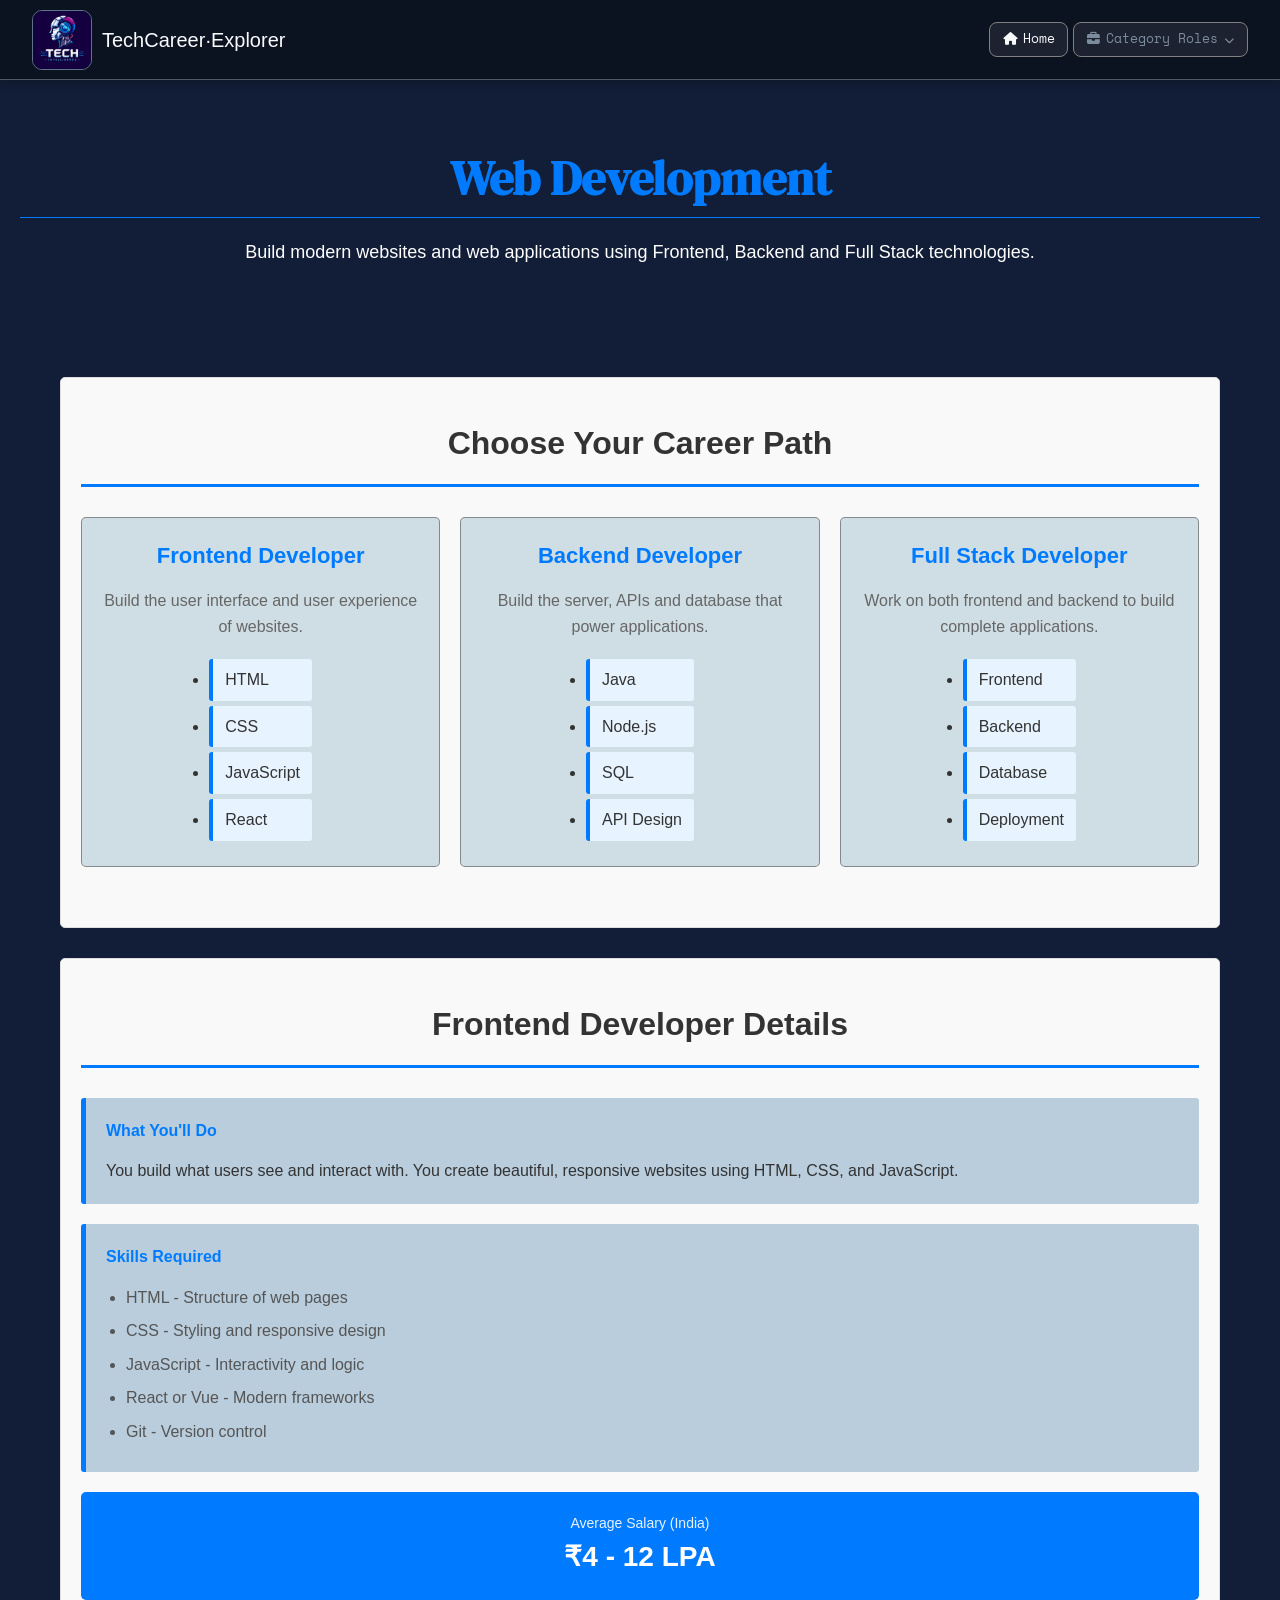
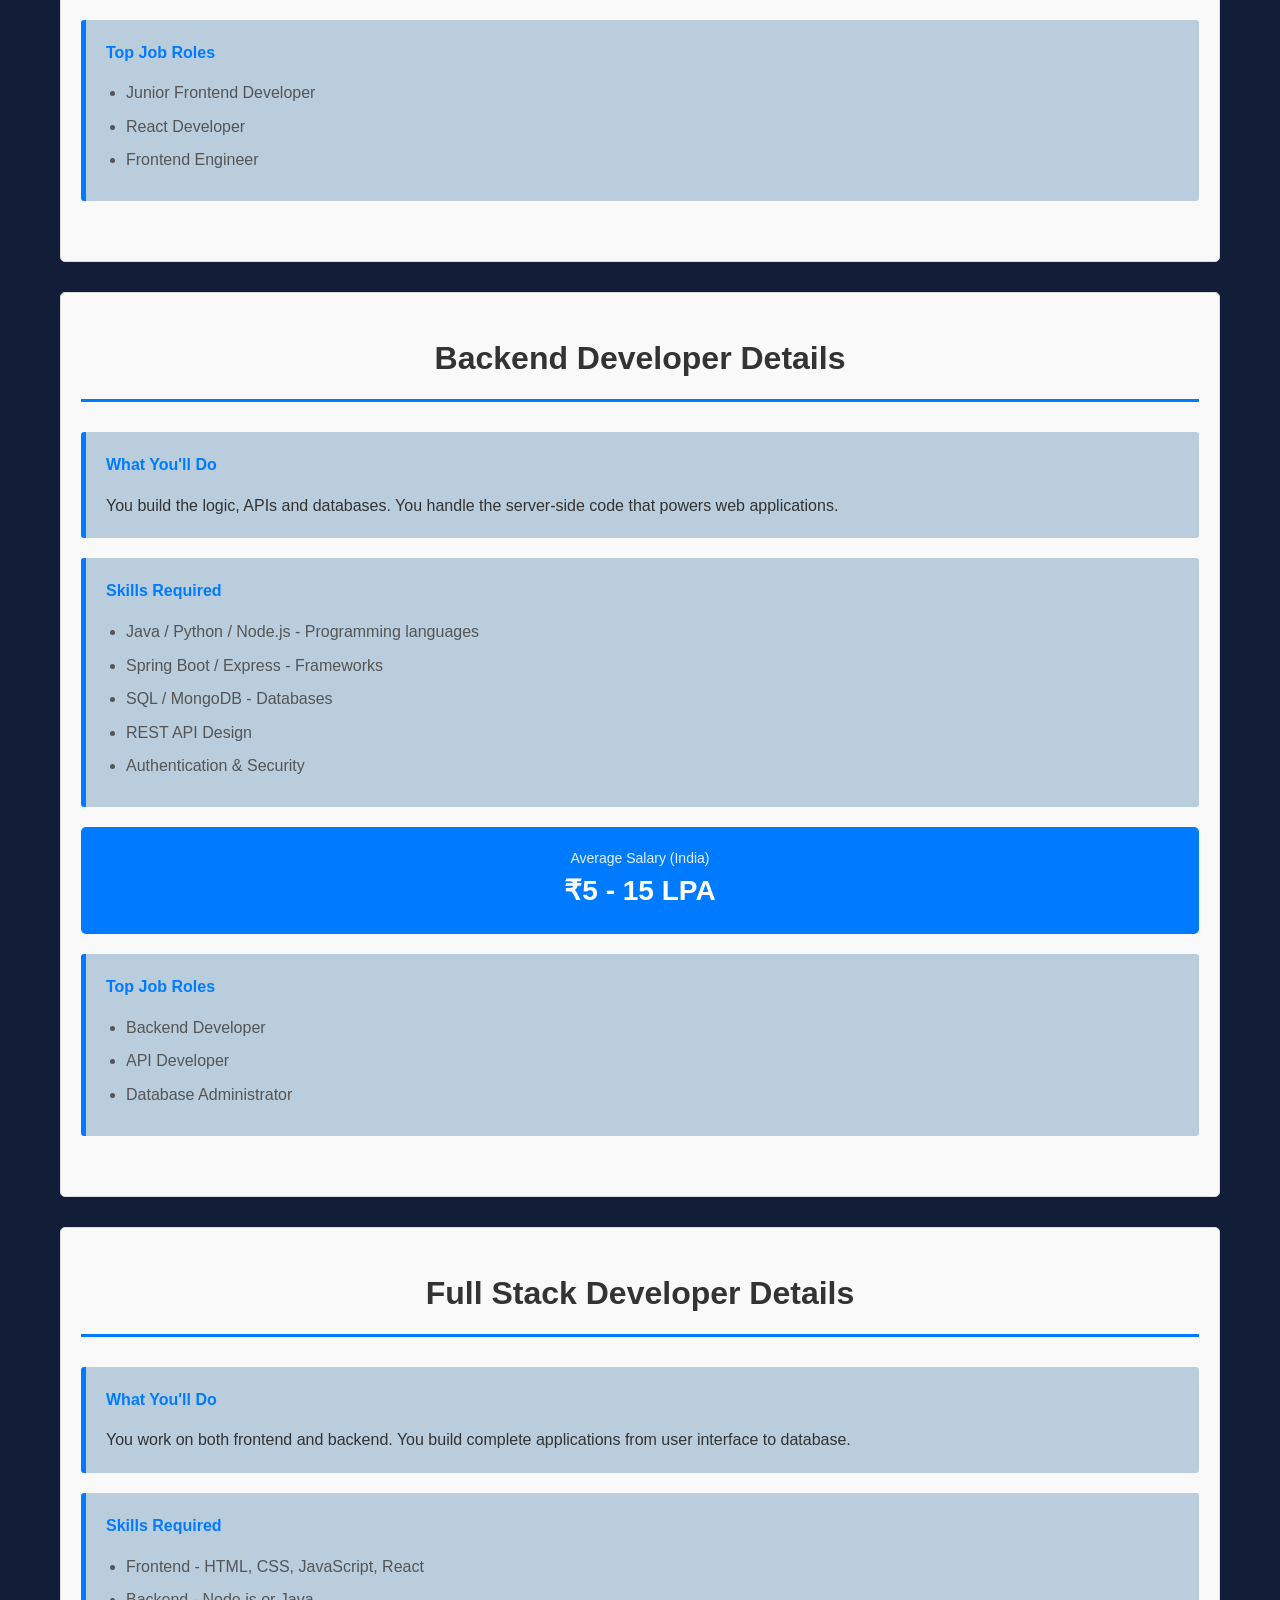
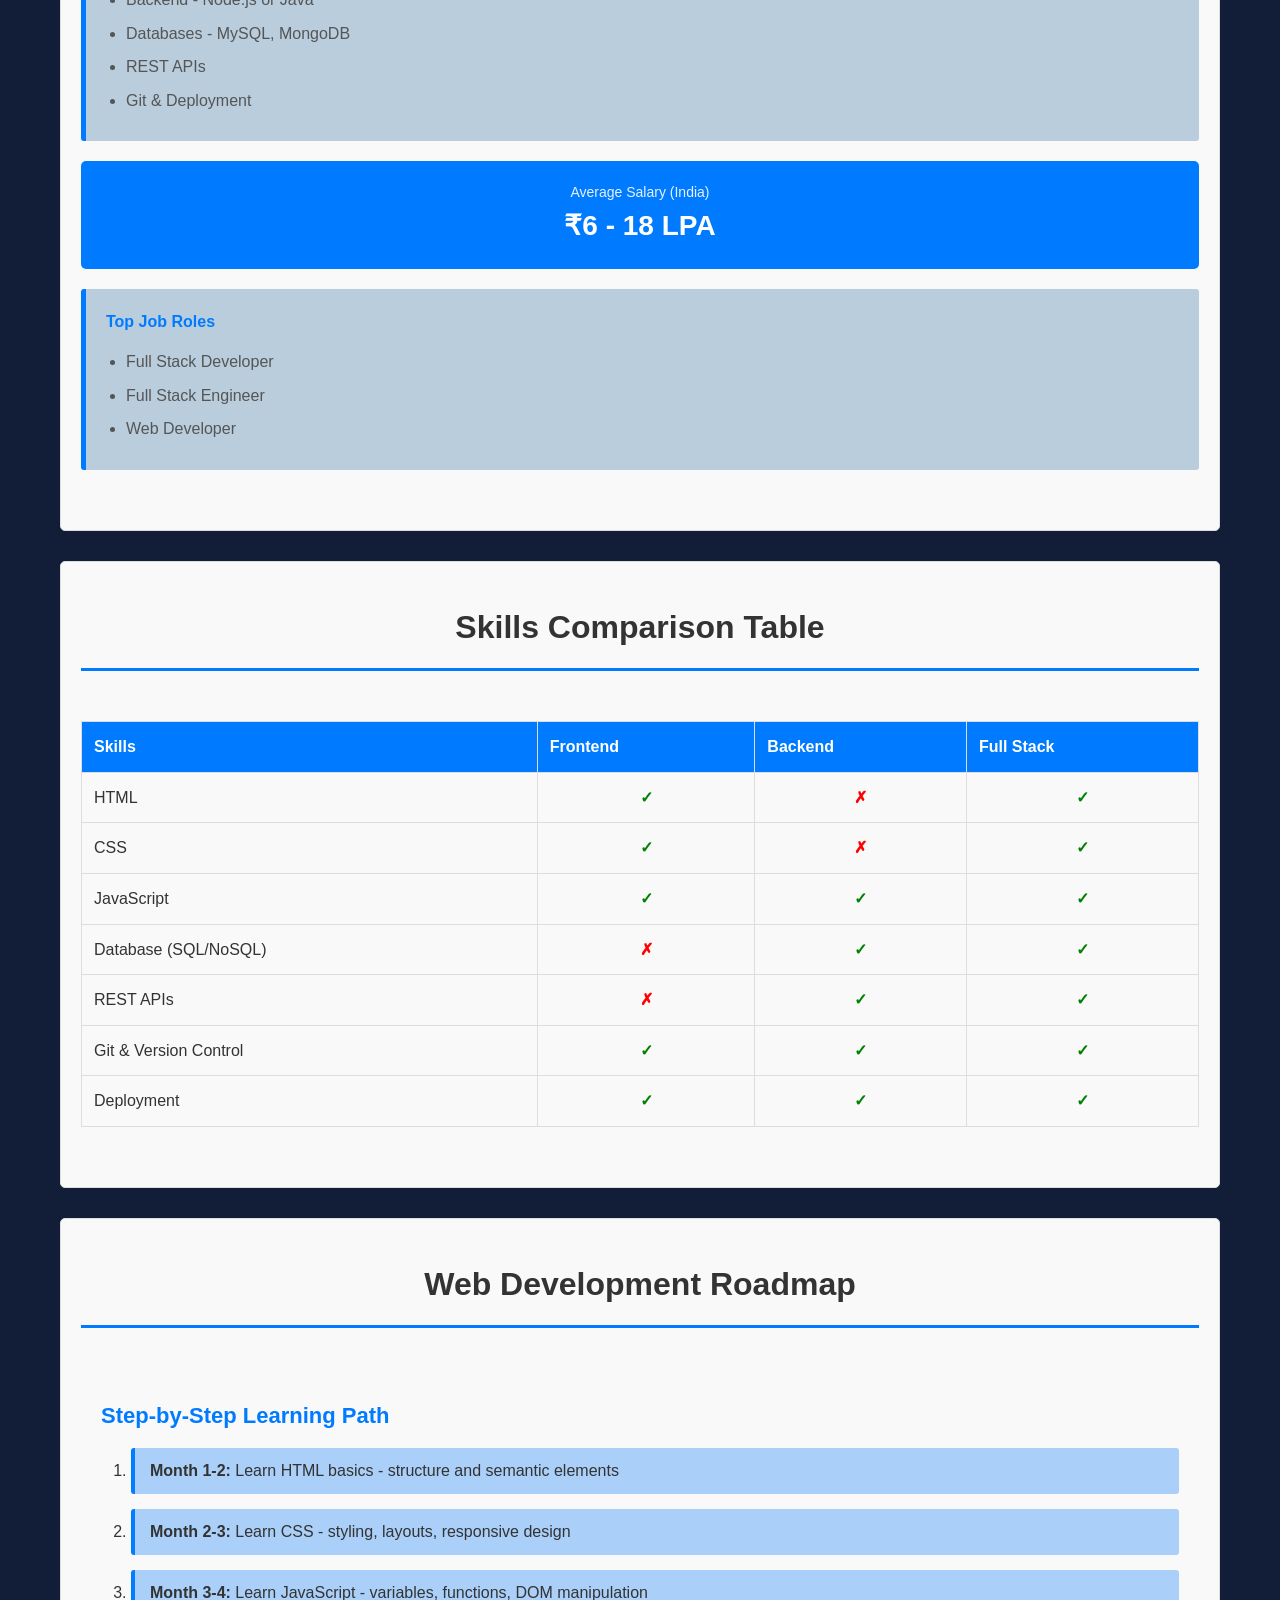
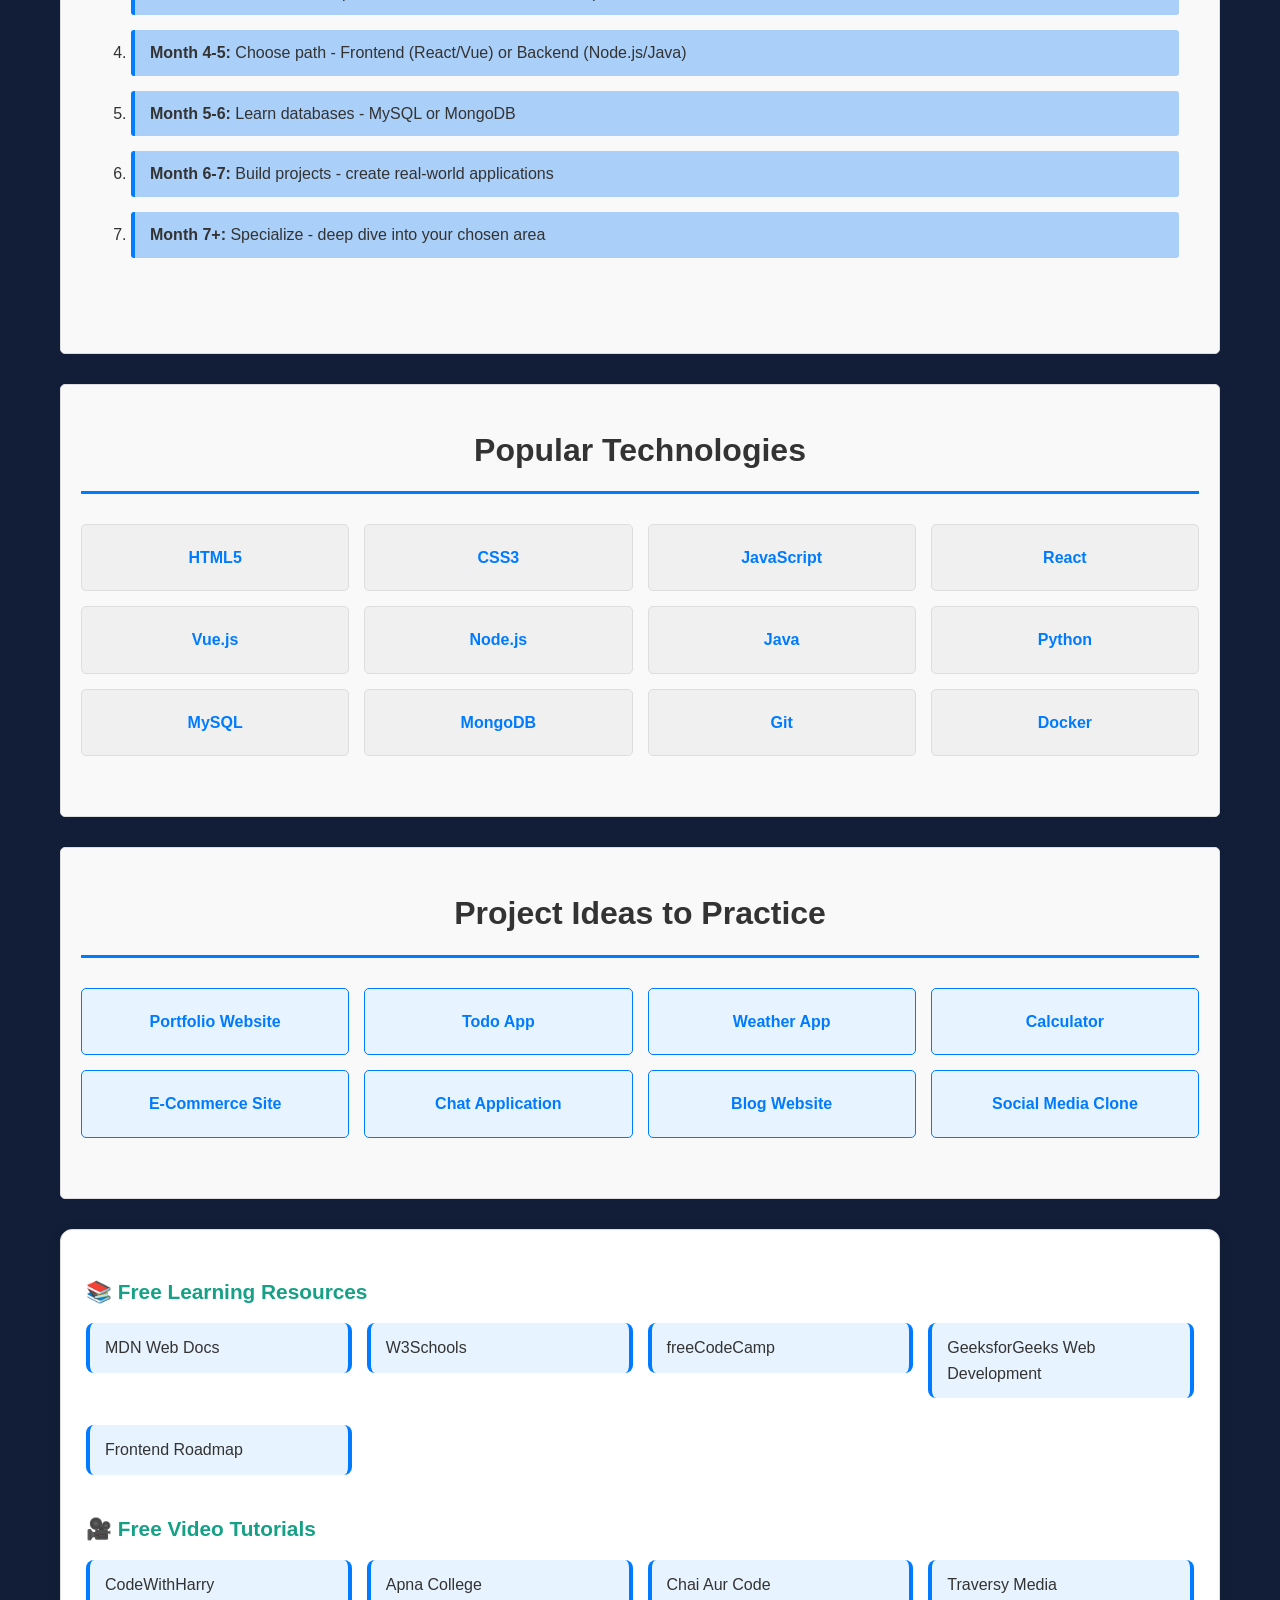
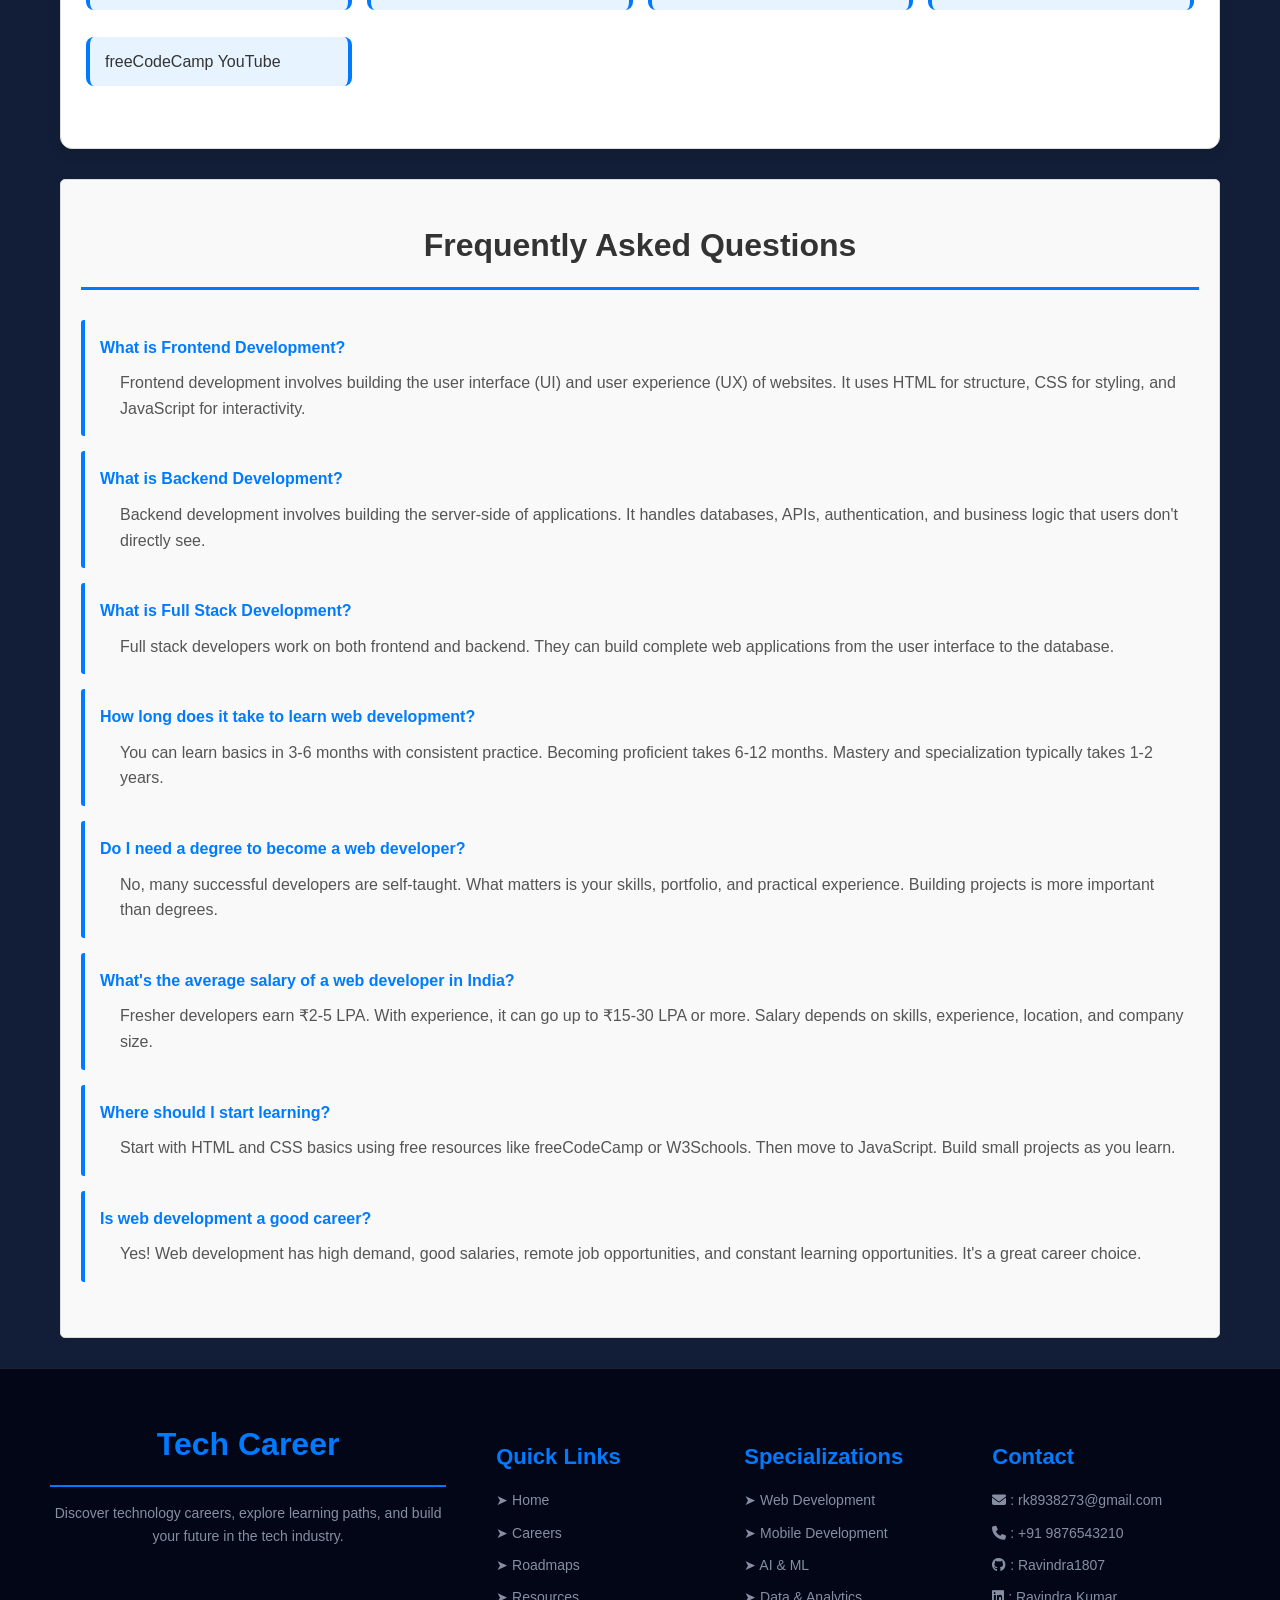
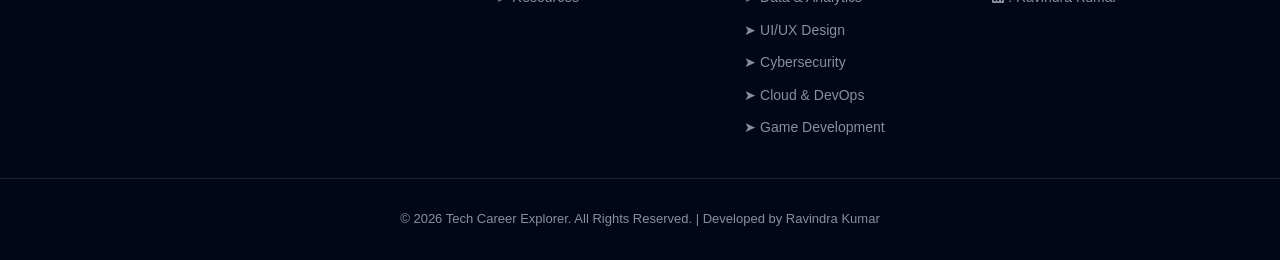
<file: web-development.html>
<!DOCTYPE html>
<html lang="en">

<head>
    <meta charset="UTF-8">
    <meta name="viewport" content="width=device-width, initial-scale=1.0">
    <link href="https://fonts.googleapis.com/css2?family=Space+Mono:wght@400&display=swap" rel="stylesheet">
    <link rel="stylesheet" href="https://cdnjs.cloudflare.com/ajax/libs/font-awesome/6.5.1/css/all.min.css">
    <link rel="stylesheet" href="CSS/web-development.css">
    <title>Web-Development</title>
</head>

<body>

    <!-- ============ HEADER ============ -->
    <header>

        <a class="head-icon" href="#">
            <div class="image-icon">
                <img src="images/Icon.png" alt="TechCareer Explorer logo" height="60" width="60">
            </div>
            <span class="nav-left">TechCareer·Explorer</span>
        </a>

        <button class="menu-btn" aria-label="Toggle navigation menu">
            <i class="fa fa-cog"></i>
         </button>

        <ul class="navbar" id="navLinks">

            <li>
                <a class="nav-one" href="index.html">
                    <i class="fa-solid fa-house"></i>
                    Home
                </a>
            </li>

            <li class="dropdown">
                <a href="#" class="nav-other dropdown-toggle">
                    <i class="fa-solid fa-briefcase"></i>
                    Category Roles
                    <i class="fa-solid fa-chevron-down"></i>
                </a>
                 <ul class="dropdown-menu">
                    <li>
                        <a href="web-development.html"> Web Developer </a>
                    </li>

                    <li>
                        <a href="mobile-development.html"> Mobile Development</a>
                    </li>

                    <li>
                        <a href="AIML.html"> AI & Machine Learning</a>
                    </li>

                    <li>
                        <a href="data-Analytics.html"> Data & Analytics</a>
                    </li>

                    <li>
                        <a href="UX_UX.html"> UI/UX Design</a>
                    </li>

                    <li> 
                        <a href="cyber.html">Cybersecurity</a>
                    </li>

                    <li> 
                        <a href="cloud&DevOps.html">Cloud & DevOps</a>
                    </li>

                    <li> 
                        <a href="game-de.html">Game Development</a>
                    </li>

                </ul>
            </li>


        </ul>



    </header>

    <!-- ============ HERO SECTION ============ -->
    <div class="hero">
        <h1>Web Development</h1>
        <p>Build modern websites and web applications using Frontend, Backend and Full Stack technologies.</p>
    </div>

    <!-- ============ MAIN CONTAINER ============ -->
    <div class="container">

        <!-- ============ CAREER PATHS ============ -->
        <section id="careers">
            <h2>Choose Your Career Path</h2>
            <div class="cards-container">
                <div class="card">
                    <h3>Frontend Developer</h3>
                    <p>Build the user interface and user experience of websites.</p>
                    <ul class="tech-list">
                        <li>HTML</li>
                        <li>CSS</li>
                        <li>JavaScript</li>
                        <li>React</li>
                    </ul>
                </div>

                <div class="card">
                    <h3>Backend Developer</h3>
                    <p>Build the server, APIs and database that power applications.</p>
                    <ul class="tech-list">
                        <li>Java</li>
                        <li>Node.js</li>
                        <li>SQL</li>
                        <li>API Design</li>
                    </ul>
                </div>

                <div class="card">
                    <h3>Full Stack Developer</h3>
                    <p>Work on both frontend and backend to build complete applications.</p>
                    <ul class="tech-list">
                        <li>Frontend</li>
                        <li>Backend</li>
                        <li>Database</li>
                        <li>Deployment</li>
                    </ul>
                </div>
            </div>
        </section>

        <!-- ============ DETAILED ROLES ============ -->
        <section>
            <h2>Frontend Developer Details</h2>
            <div class="role-info">
                <h4>What You'll Do</h4>
                <p>You build what users see and interact with. You create beautiful, responsive websites using HTML,
                    CSS, and JavaScript.</p>
            </div>

            <div class="role-info">
                <h4>Skills Required</h4>
                <ul>
                    <li>HTML - Structure of web pages</li>
                    <li>CSS - Styling and responsive design</li>
                    <li>JavaScript - Interactivity and logic</li>
                    <li>React or Vue - Modern frameworks</li>
                    <li>Git - Version control</li>
                </ul>
            </div>

            <div class="salary-box">
                <div class="label">Average Salary (India)</div>
                <div class="amount">₹4 - 12 LPA</div>
            </div>

            <div class="role-info">
                <h4>Top Job Roles</h4>
                <ul>
                    <li>Junior Frontend Developer</li>
                    <li>React Developer</li>
                    <li>Frontend Engineer</li>
                </ul>
            </div>
        </section>

        <section>
            <h2>Backend Developer Details</h2>
            <div class="role-info">
                <h4>What You'll Do</h4>
                <p>You build the logic, APIs and databases. You handle the server-side code that powers web
                    applications.</p>
            </div>

            <div class="role-info">
                <h4>Skills Required</h4>
                <ul>
                    <li>Java / Python / Node.js - Programming languages</li>
                    <li>Spring Boot / Express - Frameworks</li>
                    <li>SQL / MongoDB - Databases</li>
                    <li>REST API Design</li>
                    <li>Authentication & Security</li>
                </ul>
            </div>

            <div class="salary-box">
                <div class="label">Average Salary (India)</div>
                <div class="amount">₹5 - 15 LPA</div>
            </div>

            <div class="role-info">
                <h4>Top Job Roles</h4>
                <ul>
                    <li>Backend Developer</li>
                    <li>API Developer</li>
                    <li>Database Administrator</li>
                </ul>
            </div>
        </section>

        <section>
            <h2>Full Stack Developer Details</h2>
            <div class="role-info">
                <h4>What You'll Do</h4>
                <p>You work on both frontend and backend. You build complete applications from user interface to
                    database.</p>
            </div>

            <div class="role-info">
                <h4>Skills Required</h4>
                <ul>
                    <li>Frontend - HTML, CSS, JavaScript, React</li>
                    <li>Backend - Node.js or Java</li>
                    <li>Databases - MySQL, MongoDB</li>
                    <li>REST APIs</li>
                    <li>Git & Deployment</li>
                </ul>
            </div>

            <div class="salary-box">
                <div class="label">Average Salary (India)</div>
                <div class="amount">₹6 - 18 LPA</div>
            </div>

            <div class="role-info">
                <h4>Top Job Roles</h4>
                <ul>
                    <li>Full Stack Developer</li>
                    <li>Full Stack Engineer</li>
                    <li>Web Developer</li>
                </ul>
            </div>
        </section>


        
<section>
    <h2>Skills Comparison Table</h2>
    <div class="table-wrapper">
        <table>
            <thead>
                <tr>
                     <th>Skills</th>
                        <th>Frontend</th>
                        <th>Backend</th>
                        <th>Full Stack</th>
                </tr>
            </thead>
             <tbody>
                    <tr>
                        <td>HTML</td>
                        <td class="checkmark">✓</td>
                        <td class="cross">✗</td>
                        <td class="checkmark">✓</td>
                    </tr>
                    <tr>
                        <td>CSS</td>
                        <td class="checkmark">✓</td>
                        <td class="cross">✗</td>
                        <td class="checkmark">✓</td>
                    </tr>
                    <tr>
                        <td>JavaScript</td>
                        <td class="checkmark">✓</td>
                        <td class="checkmark">✓</td>
                        <td class="checkmark">✓</td>
                    </tr>
                    <tr>
                        <td>Database (SQL/NoSQL)</td>
                        <td class="cross">✗</td>
                        <td class="checkmark">✓</td>
                        <td class="checkmark">✓</td>
                    </tr>
                    <tr>
                        <td>REST APIs</td>
                        <td class="cross">✗</td>
                        <td class="checkmark">✓</td>
                        <td class="checkmark">✓</td>
                    </tr>
                    <tr>
                        <td>Git & Version Control</td>
                        <td class="checkmark">✓</td>
                        <td class="checkmark">✓</td>
                        <td class="checkmark">✓</td>
                    </tr>
                    <tr>
                        <td>Deployment</td>
                        <td class="checkmark">✓</td>
                        <td class="checkmark">✓</td>
                        <td class="checkmark">✓</td>
                    </tr>
                </tbody>
        </table>
    </div>
</section>

        <!-- ============ SKILLS COMPARISON ============ -->
      

        <!-- ============ ROADMAP ============ -->
        <section id="roadmap">
            <h2>Web Development Roadmap</h2>
            <div class="roadmap-list">
                <h3>Step-by-Step Learning Path</h3>
                <ol>
                    <li><strong>Month 1-2:</strong> Learn HTML basics - structure and semantic elements</li>
                    <li><strong>Month 2-3:</strong> Learn CSS - styling, layouts, responsive design</li>
                    <li><strong>Month 3-4:</strong> Learn JavaScript - variables, functions, DOM manipulation</li>
                    <li><strong>Month 4-5:</strong> Choose path - Frontend (React/Vue) or Backend (Node.js/Java)</li>
                    <li><strong>Month 5-6:</strong> Learn databases - MySQL or MongoDB</li>
                    <li><strong>Month 6-7:</strong> Build projects - create real-world applications</li>
                    <li><strong>Month 7+:</strong> Specialize - deep dive into your chosen area</li>
                </ol>
            </div>
        </section>

        <!-- ============ TECHNOLOGIES ============ -->
        <section id="resources">
            <h2>Popular Technologies</h2>
            <div class="tech-grid">
                <div class="tech-item">HTML5</div>
                <div class="tech-item">CSS3</div>
                <div class="tech-item">JavaScript</div>
                <div class="tech-item">React</div>
                <div class="tech-item">Vue.js</div>
                <div class="tech-item">Node.js</div>
                <div class="tech-item">Java</div>
                <div class="tech-item">Python</div>
                <div class="tech-item">MySQL</div>
                <div class="tech-item">MongoDB</div>
                <div class="tech-item">Git</div>
                <div class="tech-item">Docker</div>
            </div>
        </section>

        <!-- ============ PROJECT IDEAS ============ -->
        <section>
            <h2>Project Ideas to Practice</h2>
            <div class="projects-grid">
                <div class="project-item">Portfolio Website</div>
                <div class="project-item">Todo App</div>
                <div class="project-item">Weather App</div>
                <div class="project-item">Calculator</div>
                <div class="project-item">E-Commerce Site</div>
                <div class="project-item">Chat Application</div>
                <div class="project-item">Blog Website</div>
                <div class="project-item">Social Media Clone</div>
            </div>
        </section>

        <section class="resources">

            <h3>📚 Free Learning Resources</h3>

            <ul>
                <li><a href="https://developer.mozilla.org/" target="_blank">MDN Web Docs</a></li>

                <li><a href="https://www.w3schools.com/" target="_blank">W3Schools</a></li>

                <li><a href="https://www.freecodecamp.org/" target="_blank">freeCodeCamp</a></li>

                <li><a href="https://www.geeksforgeeks.org/web-development/" target="_blank">GeeksforGeeks Web
                        Development</a></li>

                <li><a href="https://roadmap.sh/frontend" target="_blank">Frontend Roadmap</a></li>
            </ul>

            <h3>🎥 Free Video Tutorials</h3>

            <ul>
                <li><a href="https://www.youtube.com/@CodeWithHarry" target="_blank">CodeWithHarry</a></li>

                <li><a href="https://www.youtube.com/@ApnaCollegeOfficial" target="_blank">Apna College</a></li>

                <li><a href="https://www.youtube.com/@chaiaurcode" target="_blank">Chai Aur Code</a></li>

                <li><a href="https://www.youtube.com/@TraversyMedia" target="_blank">Traversy Media</a></li>

                <li><a href="https://www.youtube.com/@freecodecamp" target="_blank">freeCodeCamp YouTube</a></li>
            </ul>

        </section>

        <!-- ============ FAQ ============ -->
        <section id="faq">
            <h2>Frequently Asked Questions</h2>

            <div class="faq-item">
                <h4>What is Frontend Development?</h4>
                <p>Frontend development involves building the user interface (UI) and user experience (UX) of websites.
                    It uses HTML for structure, CSS for styling, and JavaScript for interactivity.</p>
            </div>

            <div class="faq-item">
                <h4>What is Backend Development?</h4>
                <p>Backend development involves building the server-side of applications. It handles databases, APIs,
                    authentication, and business logic that users don't directly see.</p>
            </div>

            <div class="faq-item">
                <h4>What is Full Stack Development?</h4>
                <p>Full stack developers work on both frontend and backend. They can build complete web applications
                    from the user interface to the database.</p>
            </div>

            <div class="faq-item">
                <h4>How long does it take to learn web development?</h4>
                <p>You can learn basics in 3-6 months with consistent practice. Becoming proficient takes 6-12 months.
                    Mastery and specialization typically takes 1-2 years.</p>
            </div>

            <div class="faq-item">
                <h4>Do I need a degree to become a web developer?</h4>
                <p>No, many successful developers are self-taught. What matters is your skills, portfolio, and practical
                    experience. Building projects is more important than degrees.</p>
            </div>

            <div class="faq-item">
                <h4>What's the average salary of a web developer in India?</h4>
                <p>Fresher developers earn ₹2-5 LPA. With experience, it can go up to ₹15-30 LPA or more. Salary depends
                    on skills, experience, location, and company size.</p>
            </div>

            <div class="faq-item">
                <h4>Where should I start learning?</h4>
                <p>Start with HTML and CSS basics using free resources like freeCodeCamp or W3Schools. Then move to
                    JavaScript. Build small projects as you learn.</p>
            </div>

            <div class="faq-item">
                <h4>Is web development a good career?</h4>
                <p>Yes! Web development has high demand, good salaries, remote job opportunities, and constant learning
                    opportunities. It's a great career choice.</p>
            </div>
        </section>

    </div>

    <!-- ============ FOOTER ============ -->
    <footer class="footer">
        <div class="footer-container">

            <div class="footer-box">
                <div class="U">
                    <h2>Tech Career</h2>
                    <p>
                        Discover technology careers, explore learning paths,
                        and build your future in the tech industry.
                    </p>
                </div>
            </div>

            <div class="footer-box">
                <h3>Quick Links</h3>
                <ul>
                    <li><a href="index.html">➤ Home</a></li>
                    <li><a href="index.html">➤ Careers</a></li>
                    <li><a href="index.html">➤ Roadmaps</a></li>
                    <li><a href="index.html">➤ Resources</a></li>
                </ul>
            </div>

            <div class="footer-box">
                <h3>Specializations</h3>
                <ul>
                    <li><a href="web-development.html">➤ Web Development</a></li>
                    <li><a href="mobile-development.html">➤ Mobile Development</a></li>
                    <li><a href="AIML.html">➤ AI & ML</a></li>
                    <li><a href="data-Analytics.html">➤ Data & Analytics</a></li>
                    <li><a href="UX_UX.html">➤ UI/UX Design</a></li>
                    <li><a href="cyber.html">➤ Cybersecurity</a></li>
                    <li><a href="cloud&DevOps.html">➤ Cloud & DevOps</a></li>
                    <li><a href="game-de.html">➤ Game Development</a></li>
                </ul>
            </div>

          <div class="footer-box">
                <h3>Contact</h3>
                <ul>
                    <li><i class="fa-solid fa-envelope"></i> : <a
                            href="mailto:rk8938273@gmail.com" target="_blank">rk8938273@gmail.com</a></li>
                    <li><i class="fa-solid fa-phone"></i> : <a href="tel:+919876543210"  target="_blank">+91 9876543210</a></li>
                    <li><i class="fa-brands fa-github"></i> : <a href="https://github.com/Ravindra1807"  target="_blank">Ravindra1807</a>
                    </li>
                    <li><i class="fa-brands fa-linkedin"></i> : <a
                            href="https://www.linkedin.com/in/ravindra-kumar-a95761385" target="_blank">Ravindra Kumar</a></li>
                </ul>
            </div>

        </div>

        <div class="footer-bottom">
            <p>© 2026 Tech Career Explorer. All Rights Reserved. | Developed by Ravindra Kumar</p>
        </div>
    </footer>

     <script>
        const menuBtn = document.querySelector(".menu-btn");
        const navLinks = document.querySelector("#navLinks");
        const dropdowns = document.querySelectorAll(".dropdown");

        // Mobile hamburger toggle
        menuBtn.addEventListener("click", (e) => {
            e.stopPropagation();
            navLinks.classList.toggle("active");
        });

        // Close navbar + all dropdowns on outside click
        document.addEventListener("click", (e) => {
            if (!navLinks.contains(e.target) && !menuBtn.contains(e.target)) {
                navLinks.classList.remove("active");
                dropdowns.forEach((d) => d.classList.remove("open"));
            }
        });

        // Dropdown toggle — 1 click open, same click close
        dropdowns.forEach((dropdown) => {
            const toggle = dropdown.querySelector(".dropdown-toggle");

            toggle.addEventListener("click", (e) => {
                e.preventDefault();
                e.stopPropagation();

                const isOpen = dropdown.classList.contains("open");

                // close all first
                dropdowns.forEach((d) => d.classList.remove("open"));

                // toggle this one
                if (!isOpen) dropdown.classList.add("open");
            });
        });

        // Clicks inside dropdown-menu don't close it
        document.querySelectorAll(".dropdown-menu").forEach((menu) => {
            menu.addEventListener("click", (e) => e.stopPropagation());
        });
    </script>


</body>

</html>
</file>
<file: CSS/style.css>
* {
    margin: 0;
    padding: 0;
    box-sizing: border-box;
}

body {
    color: whitesmoke;
    background-color: #121e37;
    font-family: Arial, Helvetica, sans-serif;
}

html {
    scroll-behavior: smooth;
    scroll-padding-top: 80px;
}

/* ========================
   NAVBAR / HEADER
======================== */

header {
    height: 80px;
    width: 100%;
    /* FIX: was both sticky + fixed — keeping only fixed */
    position: fixed;
    top: 0;
    left: 0;
    z-index: 1000;
    font-family: 'Space Mono', monospace;
    background-color: #0B1220;
    padding: 1rem 2rem;
    display: flex;
    justify-content: space-between;
    align-items: center;
    border-bottom: 1px solid #4f5a6a;
    box-shadow: 0 2px 10px rgba(0, 0, 0, 0.25);
}

.head-icon {
    color: #F8FAFC;
    cursor: text;
    gap: 10px;
    display: flex;
    justify-content: center;
    align-items: center;
    text-decoration: none;
}

.image-icon {
    display: flex;
    align-items: center;
}

.image-icon img {
    border: 1px solid #8aa2bbac;
    border-radius: 10px;
}

.nav-left {

    font-size: 20px;
    font-family: 'Segoe UI', Tahoma, Geneva, Verdana, sans-serif;
}

/* FIX: single clean .navbar declaration */
.navbar {
    list-style: none;
    font-size: 0.8rem;
    display: flex;
    align-items: center;
    gap: 5px;
}

.nav-one {
    color: #F8FAFC;
}

.nav-other {
    color: #acbfd2ac;
}

.nav-other:hover {
    color: #F8FAFC;
}

.nav-one,
.nav-other,
.head-right .nav-right {
    cursor: pointer;
    background-color: rgba(66, 68, 80, 0.331);
    padding: 0.5vw 1vw;
    border: 1px solid gray;
    border-radius: 8px;
    text-decoration: none;
    display: inline-flex;
    align-items: center;
    gap: 6px;
}

.head-right {
    display: flex;
    align-items: center;
    font-size: 12px;
    cursor: pointer;
    color: #F8FAFC;
}

.menu-btn {
    display: none;
    font-size: 25px;
    background: none;
    border: none;
    color: aliceblue;
    cursor: pointer;
}

/* ========================
   DROPDOWN
======================== */

.dropdown {
    position: relative;
    list-style: none;
}

.dropdown .nav-other {
    display: inline-flex;
    align-items: center;
    gap: 6px;
}

.dropdown .fa-chevron-down {
    font-size: 10px;
    transition: transform 0.25s ease;
}

.dropdown.open .fa-chevron-down {
    transform: rotate(180deg);
}

.dropdown-menu {
    list-style: none;
    position: absolute;
    top: calc(100% + 12px);
    right: 0px;

    text-align: center;

    min-width: 230px;
    background-color: #0B1220;
    border: 1px solid #1E293B;
    border-radius: 10px;
    padding: 16px;
    display: flex;
    justify-content: center;
    flex-direction: column;
    gap: 10px 24px;

    /* scrollable when many categories added */
    max-height: 70vh;
    overflow-y: auto;
    scrollbar-width: thin;
    scrollbar-color: #2c3650 transparent;

    /* closed by default */
    opacity: 0;
    visibility: hidden;
    transform: translateY(-8px);
    transition: opacity 0.2s ease, transform 0.2s ease, visibility 0.2s ease;
    box-shadow: 0 12px 30px rgba(0, 0, 0, 0.35);
}

.dropdown-menu::-webkit-scrollbar {
    width: 8px;
}

.dropdown-menu::-webkit-scrollbar-track {
    background: transparent;
}

.dropdown-menu::-webkit-scrollbar-thumb {
    background-color: #2c3650;
    border-radius: 8px;
}

.dropdown-menu::-webkit-scrollbar-thumb:hover {
    background-color: #2b81f8;
}

.dropdown.open .dropdown-menu {
    opacity: 1;
    visibility: visible;
    transform: translateY(0);
}

.dropdown-menu .menu-group-title {
    grid-column: 1 / -1;
    font-size: 11px;
    letter-spacing: 2px;
    text-transform: uppercase;
    color: #2b81f8;
    margin: 8px 0 2px;
    border-bottom: 1px solid #1E293B;
    padding-bottom: 6px;
}

.dropdown-menu .menu-group-title:first-child {
    margin-top: 0;
}

.dropdown-menu li {
    list-style: none;
}

.dropdown-menu li a {
    display: block;
    padding: 6px 8px;
    border-radius: 6px;
    color: #c8ced8;
    text-decoration: none;
    font-size: 13px;
    transition: background-color 0.2s ease, color 0.2s ease;
}

.dropdown-menu li a:hover,
.dropdown-menu li a:active {
    background-color: #0088ff;
    color: black;
}

/* ========================
   HERO SECTION
======================== */

.hero-section {
    margin: 40px;
    padding: 150px 30px 80px;
    display: flex;
    justify-content: center;
}

.hero {
    width: 100%;
    max-width: 1200px;
    text-align: center;
    word-spacing: 4px;
}

/* Hero mobile badge — hidden on desktop, shown on mobile */
.hero .hero-m {
    display: none;
}

.hero h1,
.hero p {
    margin-bottom: 3%;
    line-height: 1.5;

}

.hero h1 {
    text-wrap: balance;
    font-size: 50px;
    font-weight: 400;
    color: #F8FAFC;
    font-family: "DM Serif Display", serif;
}

.hero p {
    font-size: 17px;
    font-family: 'Times New Roman', Times, serif;
    text-align: center;
    color: #7A8399;
}

.hero h1 span {
    background: linear-gradient(90deg, #00D4FF, #458ac6);
    background-clip: text;
    -webkit-background-clip: text;
    -webkit-text-fill-color: transparent;
}

.button {
    font-size: 12px;
    font-family: 'Courier New', Courier, monospace;
    font-weight: 400;
    margin-top: 10px;
}

.button .left-button {
    padding: 10px 20px;
    background-color: #2563eb;
    border-radius: 10px;
    text-decoration: none;
    color: #c6c9cb;
    text-shadow: 1px 1px 1px #000000;
}

.left-button:active {
    color: rgb(30, 29, 29);
}



/* ========================
   STATS SECTION
======================== */

.stats-section {
    width: 100%;
    padding: 20px 0;
}

.text-box {
    gap: 20px;
    width: 100%;
    background: #333c4b;
    display: grid;
    grid-template-columns: repeat(4, 1fr);
    border-top: 1px solid #7A8399;
    border-bottom: 1px solid #7A8399;
    padding: 10px 20px;
}

.text-center {
    background-color: #0B1220;
    box-shadow: 2px 2px 2px #45464b;
    font-family: "Electrolize", serif;
    color: white;
    padding: 10px 15px;
    border-radius: 12px;
    text-align: center;
}

.text-center h1 {
    font-size: 2rem;
    margin-bottom: 5px;
}

.text-center p {
    letter-spacing: 1px;
    font-size: 0.8rem;
}

/* ========================
   CATEGORIES SECTION
======================== */

.categories-section {
    margin: 80px 0;
    padding: 0 20px;
}

.catagories-head {
    padding: 10px 0 0 30px;
    font-family: "DM Serif Display", serif;
}

.catagories-head span {
    font-size: 12px;
    color: #00D4FF;
}

.catagories-head h2 {
    font-size: 30px;
    color: #e8eafe;
    font-weight: 300;
}

.categories {
    padding: 20px;
    display: grid;
    grid-template-columns: repeat(4, 1fr);
    gap: 30px;
}

.category-card {
    background: #111827;
    border: 1px solid #7A8399;
    border-radius: 20px;
    padding: 25px;
    transition: 0.3s ease-in-out;
}

.category-card:hover {
    background-color: #121e37;
    border: 1px solid #00D4FF;
}

.card-icon {
    padding: 5px;
    margin-bottom: 10px;
}

.category-card h3 {
    font-family: "DM Serif Display", serif;
    font-weight: 300;
    color: white;
    margin-bottom: 10px;
}

.category-card p {
    color: #9ca3af;
    margin-bottom: 15px;
    font-size: 0.9rem;
    line-height: 1.5;
}

.role-count {
    display: inline-block;
    border: 1px solid rgba(255, 255, 255, 0.15);
    color: white;
    padding: 5px 10px;
    border-radius: 12px;
    font-size: 10px;
}

.category-card button {
    width: 100%;
    margin-top: 20px;
    padding: 12px;
    border: none;
    border-radius: 10px;
    background: #2563eb;
    color: #d1d5db;
    cursor: pointer;
    transition: background 0.2s;
}

.category-card button:hover {
    background: #1d4ed8;
}

.category-card button:active {
    background-color: #ef4444;
    color: #0B1220;
}

/* ========================
   WHY SECTION
======================== */

.why,
.resources {
    margin: 80px 0;
    padding: 0 20px;
}

.heading {
    padding: 10px 0 0 30px;
    font-family: "DM Serif Display", serif;
    font-weight: 300;
}

.heading span {
    color: #00D4FF;
    letter-spacing: 2px;
    font-size: 12px;
}

.heading h2 {
    font-size: 25px;
    margin-top: 10px;
}

.heading p {
    color: #94a3b8;
    margin-top: 7px;
}

.why-container,
.resource-container {
    display: grid;
    grid-template-columns: repeat(4, 1fr);
    padding: 20px;
    gap: 30px;
}

/* FIX: was two separate conflicting rules merged into one */
.why-card,
.resource-card {
    background-color: #111827;
    padding: 25px;
    border-radius: 20px;
    text-align: center;
    transition: 0.4s;
    border: 1px solid #88909d;
}

.why-card:hover,
.resource-card:hover {
    border-color: #00D4FF;
    background-color: #0f172a;
}

.why-card h3,
.resource-card h3 {
    font-family: Georgia, 'Times New Roman', Times, serif;
    margin-bottom: 10px;
}

.why-card p {
    color: #94a3b8;
    line-height: 1.8;
}

/* FIX: was .why-card .card-icon — that was correct, but ensure margin works */
.why-card .card-icon,
.resource-card a {
    display: block;
    margin-bottom: 10px;
}

/* ========================
   CTA SECTION
======================== */

.cta {
    margin: 20px 8%;
    text-align: center;
    padding: 30px;
    border-radius: 10px;
    background-color: #333c4b;
}

.cta h2 {
    font-size: 20px;
    font-family: Arial, Helvetica, sans-serif;
}

.cta p {
    margin: 20px 0;
    color: #cbd5e1;
}

.cta-btn {
    font-size: 13px;
    display: inline-block;
    border-radius: 20px;
    background: #38bdf8;
    color: black;
    padding: 10px 20px;
    text-decoration: none;
    font-family: 'Space Mono';
    font-weight: 600;
}

.cta-btn:hover {
    background: #0ea5e9;
}


/* ===== FOOTER ===== */
.footer {
    background: #020617;
    font-size: 16px;
    padding-top: 50px;
    border-top: 1px solid rgba(255, 255, 255, .1);

}

.footer-container {
    display: grid;
    grid-template-columns: 2fr 1fr 1fr 1.2fr;
    gap: 40px;
    row-gap: 30px;
    column-gap: 50px;
    margin: 0px 50px;
    color: #868fa1;

}

.footer-box h3,
.footer-box h2 {
    margin-bottom: 15px;
    color: #007bff;
}

.footer-box .U h2 {
    border-bottom: 2px solid;
    text-align: center;

}

.footer-box .U p {
    font-size: 14px;
    text-align: center;

}

.footer-box ul {
    list-style: none;


}

.footer-box ul li {

    margin-bottom: 10px;
    font-size: 14px;
    font-weight: lighter;
}

.footer-box a {
    color: #868fa1;

    text-decoration: none;
}

.footer-box a:hover {
    color: #38bdf8;
}

.footer-bottom {
    text-align: center;
    margin-top: 30px;
    color: #868fa1;
    font-size: 13px;
    border-top: 1px solid rgba(255, 255, 255, .1);
    padding: 30px 20px;

}


@media (max-width: 1020px) {

    .categories {
        grid-template-columns: 1fr 1fr;
    }

    .why-container,
    .resource-container {
        grid-template-columns: 1fr 1fr;
    }

    .footer-container {
        grid-template-columns: 1fr 1fr;
        row-gap: 30px;
        column-gap: 90px;

    }
}


@media (max-width: 768px) {
    header {
        height: 70px;
        padding: 0.5rem 1rem;
    }

    .image-icon img {
        height: 50px;
        width: 50px;
    }


    .navbar {
        display: none;
        position: absolute;
        top: 70px;
        right: 10px;
        left: 10px;
        padding: 15px;
        flex-direction: column;
        align-items: stretch;
        gap: 8px;
        border-radius: 8px;
        background-color: #0B1220;
        border: 1px solid #1E293B;
        font-family: 'Courier New', Courier, monospace;
        box-shadow: 0 8px 24px rgba(0, 0, 0, 0.4);
    }

    .navbar.active {
        display: flex;
    }

    .menu-btn {
        display: block;
    }

    .nav-one,
    .nav-other {
        background: none;
        border: none;
        width: 100%;
        justify-content: space-between;
        padding: 8px 4px;
        color: #cbd5e1;
    }

    .dropdown {
        width: 100%;
    }

    .dropdown-menu {
        position: static;
        min-width: 100%;
        grid-template-columns: 1fr;
        margin-top: 8px;
        transform: none !important;
        box-shadow: none;
        max-height: 50vh;
        overflow-y: auto;
        display: none;
        opacity: 1;
        visibility: visible;
        transition: none;
    }

    .dropdown.open .dropdown-menu {
        display: grid;
    }

    /* HERO */
    .hero-section {
        padding: 120px 12px 60px;
    }

    .hero .hero-m {
        display: flex;
        align-items: center;
        justify-content: center;
        cursor: pointer;
        margin-bottom: 30px;
    }

    .hero-m span {
        border: 1px solid #00D4FF;
        padding: 4px 10px;
        border-radius: 8px;
        font-size: 12px;
    }

    .hero h1 {
        font-size: 6vw;
        margin-bottom: 15px;
        line-height: 1.4;
    }

    .hero p {
        margin: 15px 12px;
        font-size: 13px;
    }

    .button {
        font-size: 14px;

    }

    .button .left-button {
        padding: 5px 15px;
        border-radius: 8px;
        text-align: center;
    }

    /* STATS */
    .text-box {
        gap: 15px;
        padding: 15px;
        grid-template-columns: repeat(2, 1fr);
    }

    .text-center h1 {
        font-size: 1.4rem;
    }

    .text-center p {
        font-size: 0.7rem;
        letter-spacing: 1px;
    }

    /* CATEGORIES */
    .catagories-head {
        padding-left: 20px;
        margin-bottom: 15px;
    }

    .catagories-head h2 {
        font-size: 25px;
        font-weight: 400;
    }

    .categories {
        grid-template-columns: 1fr 1fr;
        gap: 15px;
    }

    .category-card {
        padding: 15px;
    }

    /* FOOTER */
    .footer-container {
        gap: 40px;
        font-size: 14px;
    }
}


@media (max-width: 480px) {
    header {
        height: 60px;
        padding: 0.5rem 1rem;
    }

    .image-icon img {
        height: 40px;
        width: 40px;
    }

    .navbar {
        top: 62px;
    }

    /* HERO */
    .hero-section {
        padding: 100px 8px 50px;
        margin-left: 0px;
        margin-right: 0px;
    }

    .hero {
        margin: 0 20px;
    }

    .hero h1 {
        font-size: 6vw;
        margin-bottom: 12px;
    }

    .hero p {
        margin: 0 auto 15px;
        font-size: 8px;
        line-height: 1.2;
    }


    .button {
        font-size: 10px;
        font-weight: 300;
        margin-top: 5px;
    }

    .button .left-button {
        font-size: 8px;
        padding: 5px 10px;
        border-radius: 7px;
    }

    /* STATS */
    .text-box {
        gap: 8px;
        padding: 12px;
    }

    .text-center h1 {
        font-size: 1.4rem;
    }

    .text-center p {
        font-size: 0.5rem;
    }

    /* CATEGORIES */
    .catagories-head {
        padding-left: 15px;
    }

    .catagories-head h2,
    .heading h2 {
        font-size: 20px;
    }

    .category-card p,
    .heading span {
        font-size: 10px;
    }

    .categories {
        grid-template-columns: 1fr;
        padding: 10px;
    }

    /* WHY + RESOURCES */
    .why-container,
    .resource-container {
        grid-template-columns: 1fr;
        padding: 10px;
    }

    .why-card {
        padding: 20px;
    }



    /* CTA */
    .cta {
        margin: 20px 4%;
        padding: 20px;
    }

    .cta h2 {
        font-size: 15px;
    }

    .cta p {
        margin: 10px 0;
        font-size: 12px;
    }

    .cta-btn {
        font-size: 11px;
        padding: 8px 16px;
    }

    /* FOOTER */
    .footer-container {
        grid-template-columns: 1fr;
        gap: 20px;
        padding: 0px;

    }

    .footer-box h3,
    .footer-box h2 {
        margin-bottom: 10px;
    }

    .footer-box .U {
        text-align: center;
    }

    .footer-box .U h2 {
        font-size: 20px;
    }

    .footer-box ul li,
    .footer-box .U p {
        font-size: 10px;

    }

    .footer-box ul,
    .footer-box p {

        line-height: 15px;
    }

    .footer-bottom {
        padding-top: 5px;
        font-size: 10px;
    }
}
</file>
<file: CSS/AIML.css>
@import url('https://fonts.googleapis.com/css2?family=Black+Ops+One&family=DM+Serif+Display:ital@0;1&family=Poppins:ital,wght@0,100;0,200;0,300;0,400;0,500;0,600;0,700;0,800;0,900;1,100;1,200;1,300;1,400;1,500;1,600;1,700;1,800;1,900&display=swap');
 @import url('https://fonts.googleapis.com/css2?family=Black+Ops+One&family=DM+Serif+Display:ital@0;1&family=Inter:ital,opsz,wght@0,14..32,100..900;1,14..32,100..900&family=Poppins:ital,wght@0,100;0,200;0,300;0,400;0,500;0,600;0,700;0,800;0,900;1,100;1,200;1,300;1,400;1,500;1,600;1,700;1,800;1,900&display=swap');
 @import url('https://fonts.googleapis.com/css2?family=Black+Ops+One&family=DM+Serif+Display:ital@0;1&family=Electrolize&family=Inter:ital,opsz,wght@0,14..32,100..900;1,14..32,100..900&family=Poppins:ital,wght@0,100;0,200;0,300;0,400;0,500;0,600;0,700;0,800;0,900;1,100;1,200;1,300;1,400;1,500;1,600;1,700;1,800;1,900&display=swap');

 * {
     margin: 0;
     padding: 0;
     box-sizing: border-box;
 }

 body {
     font-family: Arial, sans-serif;
     background-color: #121e37;
     color: #333;
     line-height: 1.6;
 }

 /* ============ HEADER & NAVIGATION ============ */



 header {
     height: 80px;
     width: 100%;
     /* FIX: was both sticky + fixed — keeping only fixed */
     position: fixed;
     top: 0;
     left: 0;
     z-index: 1000;
     font-family: 'Space Mono', monospace;
     background-color: #0B1220;
     padding: 1rem 2rem;
     display: flex;
     justify-content: space-between;
     align-items: center;
     border-bottom: 1px solid #4f5a6a;
     box-shadow: 0 2px 10px rgba(0, 0, 0, 0.25);
 }

 .head-icon {
     color: #F8FAFC;
     cursor: pointer;
     gap: 10px;
     display: flex;
     justify-content: center;
     align-items: center;
     text-decoration: none;
 }

 .image-icon {
     display: flex;
     align-items: center;
 }

 .image-icon img {
     border: 1px solid #8aa2bbac;
     border-radius: 10px;
 }

 .nav-left {
     font-size: 20px;
     font-family: 'Segoe UI', Tahoma, Geneva, Verdana, sans-serif;
 }

 /* FIX: single clean .navbar declaration */
 .navbar {
     list-style: none;
     font-size: 0.8rem;
     display: flex;
     align-items: center;
     gap: 5px;
 }

 .nav-one {
     color: #F8FAFC;
 }

 

 .nav-other {
     color: #acbfd2ac;
 }

 .nav-other:hover {
     color: #F8FAFC;
 }

 .nav-one,
 .nav-other,
 .head-right .nav-right {
     cursor: pointer;
     background-color: rgba(66, 68, 80, 0.331);
     padding: 0.5vw 1vw;
     border: 1px solid gray;
     border-radius: 8px;
     text-decoration: none;
     display: inline-flex;
     align-items: center;
     gap: 6px;
 }

 .head-right {
     display: flex;
     align-items: center;
     font-size: 12px;
     cursor: pointer;
     color: #F8FAFC;
 }

 .menu-btn {
     display: none;
     font-size: 25px;
     background: none;
     border: none;
     color: aliceblue;
     cursor: pointer;
 }

 /* ========================
   DROPDOWN
======================== */

 .dropdown {
     position: relative;
     list-style: none;
 }

 .dropdown .nav-other {
     display: inline-flex;
     align-items: center;
     gap: 6px;
 }

 .dropdown .fa-chevron-down {
     font-size: 10px;
     transition: transform 0.25s ease;
 }

 .dropdown.open .fa-chevron-down {
     transform: rotate(180deg);
 }

 .dropdown-menu {
     list-style: none;
     position: absolute;
     top: calc(100% + 12px);
     right: 0px;

     text-align: center;

     min-width: 230px;
     background-color: #0B1220;
     border: 1px solid #1E293B;
     border-radius: 10px;
     padding: 16px;
     display: flex;
     justify-content: center;
     flex-direction: column;
     gap: 10px 24px;

     /* scrollable when many categories added */
     max-height: 70vh;
     overflow-y: auto;
     scrollbar-width: thin;
     scrollbar-color: #2c3650 transparent;

     /* closed by default */
     opacity: 0;
     visibility: hidden;
     transform: translateY(-8px);
     transition: opacity 0.2s ease, transform 0.2s ease, visibility 0.2s ease;
     box-shadow: 0 12px 30px rgba(0, 0, 0, 0.35);
 }

 .dropdown-menu::-webkit-scrollbar {
     width: 8px;
 }

 .dropdown-menu::-webkit-scrollbar-track {
     background: transparent;
 }

 .dropdown-menu::-webkit-scrollbar-thumb {
     background-color: #2c3650;
     border-radius: 8px;
 }

 .dropdown-menu::-webkit-scrollbar-thumb:hover {
     background-color: #2b81f8;
 }

 .dropdown.open .dropdown-menu {
     opacity: 1;
     visibility: visible;
     transform: translateY(0);
 }

 .dropdown-menu .menu-group-title {
     grid-column: 1 / -1;
     font-size: 11px;
     letter-spacing: 2px;
     text-transform: uppercase;
     color: #2b81f8;
     margin: 8px 0 2px;
     border-bottom: 1px solid #1E293B;
     padding-bottom: 6px;
 }

 .dropdown-menu .menu-group-title:first-child {
     margin-top: 0;
 }

 .dropdown-menu li {
     list-style: none;
 }

 .dropdown-menu li a {
     display: block;
     padding: 6px 8px;
     border-radius: 6px;
     color: #c8ced8;
     text-decoration: none;
     font-size: 13px;
     transition: background-color 0.2s ease, color 0.2s ease;
 }

 .dropdown-menu li a:hover,
 .dropdown-menu li a:active {
     background-color: #b700ff;
     color: #020617;
 }

 /* ============ MAIN CONTAINER ============ */
 .container {
     max-width: 1200px;
     margin: 0 auto;
     padding: 0 20px;
 }

 /* ============ HERO SECTION ============ */
 .hero {
     color: white;
     position: static;
     margin-top: 80px;
     top: 90px;
     padding: 60px 20px;
     text-align: center;


 }

 .hero h1 {

     font-size: 48px;
     font-family: "DM Serif Display", serif;
     margin-bottom: 20px;
     color: #b700ff;
     border-bottom: 1px solid #b700ff;
 }

 .hero p {
     font-size: 18px;
     margin-bottom: 20px;
 }


 /* ============ SECTION STYLING ============ */
 section {
     background-color: white;
     margin: 30px 0;
     padding: 40px 20px;
     border: 1px solid #ddd;
     border-radius: 5px;
 }

 h2 {
     color: #333;
     font-size: 32px;
     margin-bottom: 30px;
     text-align: center;
     border-bottom: 3px solid #b700ff;
     padding-bottom: 15px;
 }

 h3 {
     color: #b700ff;
     font-size: 22px;
     margin-top: 20px;
     margin-bottom: 15px;
 }

 /* ============ CAREER CARDS ============ */
 .cards-container {
     display: grid;
     grid-template-columns: repeat(4, 1fr);
     gap: 20px;
     margin-bottom: 20px;
 }

 .card {
     background-color: #f9f9f9;
     border: 2px solid #ddd;
     padding: 20px;
     border-radius: 5px;
     text-align: center;
 }
 

 .card h3 {
     color: #b700ff;
     margin-top: 0;
 }

 .card p {
     color: #666;
     margin: 15px 0;
 }

 .tech-list {
     display: inline-block;
     text-align: left;
 }

 .tech-list li {
     background-color: #f3e5f5;
     border-left: 4px solid #b700ff;
     padding: 8px 12px;
     margin: 5px 0;
     border-radius: 3px;
 }

 /* ============ ROLE INFO SECTIONS ============ */
 .role-info {
     background-color: #f9f9f9;
     padding: 20px;
     margin: 20px 0;
     border-left: 5px solid #b700ff;
     border-radius: 3px;
 }

 .role-info h4 {
     color: #b700ff;
     margin-bottom: 15px;
 }

 .role-info ul {
     margin-left: 20px;
 }

 .role-info li {
     margin-bottom: 8px;
     color: #555;
 }

 .salary-box {
     background-color: #b700ff;
     color: white;
     padding: 20px;
     margin: 15px 0;
     border-radius: 5px;
     text-align: center;
 }

 .salary-box .label {
     font-size: 14px;
     opacity: 0.9;
 }

 .salary-box .amount {
     font-size: 28px;
     font-weight: bold;
 }

 /* ============ SKILLS COMPARISON TABLE ============ */
 .table-wrapper {
     overflow-x: auto;
     border-radius: 5px;
 }

 .table-wrapper::-webkit-scrollbar {
     height: 8px;
 }

 .table-wrapper::-webkit-scrollbar-track {
     background: #f1f1f1;
     border-radius: 10px;
 }

 .table-wrapper::-webkit-scrollbar-thumb {
     background: #b700ff;
     border-radius: 10px;
 }

 .table-wrapper::-webkit-scrollbar-thumb:hover {
     background: #b700ff;
 }

 table {
     width: 100%;
     border-collapse: collapse;
     margin: 20px 0;
     min-width: 600px;
 }

 table thead {
     background-color: #b700ff;
     color: white;
 }

 table th,
 table td {
     padding: 12px;
     text-align: left;
     border: 1px solid #ddd;
 }

 table tbody tr:nth-child(even) {
     background-color: #f9f9f9;
 }

 table tbody tr:hover {
     background-color: #c6b1ce;
 }

 table td:not(:first-child) {
     text-align: center;
 }

 .checkmark {
     color: green;
     font-weight: bold;
 }

 .cross {
     color: red;
     font-weight: bold;
 }

 
    

 @media (max-width: 768px) {
     .table-wrapper {
         overflow-x: auto;
         -webkit-overflow-scrolling: touch;
     }

     table {
         min-width: 700px;
     }

     table th,
     table td {
         padding: 10px 8px;
         font-size: 13px;
     }
 }

 /* Mobile */
 @media (max-width: 480px) {
     .table-wrapper {
         overflow-x: auto;
         -webkit-overflow-scrolling: touch;
         margin: 20px -20px;
         padding: 0 20px;
     }

     table {
         font-size: 12px;
         min-width: 650px;
     }

     table th,
     table td {
         padding: 8px 6px;
         font-size: 11px;
     }
 }

 /* ============ ROADMAP ============ */
 .roadmap-list {
     background-color: #f9f9f9;
     padding: 20px;
     border-radius: 5px;
     margin: 20px 0;
 }

 .roadmap-list ol {
     margin-left: 30px;
 }

 .roadmap-list li {
     margin: 15px 0;
     padding: 10px;
     background-color: white;
     border-left: 4px solid #b700ff;
     padding-left: 15px;
     border-radius: 3px;
 }

 /* ============ TECHNOLOGY GRID ============ */
 .tech-grid {
     display: grid;
     grid-template-columns: repeat(4, 1fr);
     gap: 15px;
     margin: 20px 0;
 }

 .tech-item {
     background-color: #f0f0f0;
     padding: 20px;
     text-align: center;
     border: 1px solid #ddd;
     border-radius: 5px;
     font-weight: bold;
     color: #b700ff;
 }

 .tech-item:hover {
     background-color: #b700ff;
     color: white;
 }

 /* ============ PROJECT IDEAS ============ */
 .projects-grid {
     display: grid;
     grid-template-columns: repeat(4, 1fr);
     gap: 15px;
     margin: 20px 0;
 }

 .project-item {
     background-color: #f3e5f5;
     padding: 20px;
     border: 1px solid #b700ff;
     border-radius: 5px;
     text-align: center;
     color: #b700ff;
     font-weight: bold;
 }

 .project-item:hover {
     background-color: #b700ff;
     color: white;
 }

 .resources {

     background: #fff;
     padding: 25px;
     margin-top: 30px;
     border-radius: 12px;
     box-shadow: 0 4px 15px rgba(0, 0, 0, 0.08);
 }

 .resources h3 {
     margin-bottom: 15px;
     color: #b700ff;
     font-size: 1.3rem;
 }

 .resources ul {

     list-style: none;
     padding: 0;
     margin-bottom: 25px;
     display: grid;
     grid-template-columns: repeat(4, 1fr);
     gap: 15px;
 }

 .resources ul li {
     margin-bottom: 12px;
 }

 .resources ul li a {
     display: block;
     text-decoration: none;
     color: #333;
     background: #f9ecff;
     padding: 12px 15px;
     border-radius: 8px;
     border-left: 4px solid #b700ff;
     border-right: 4px solid #b700ff;
     transition: all 0.3s ease;
 }

 .resources ul li a:hover {
     text-decoration: underline;
 }

 .roadmap-list {
     padding-left: 0px;
     padding-right: 0px;
 }


 /* ============ FAQ ============ */
 .faq-item {
     background-color: #f9f9f9;
     padding: 15px;
     margin: 15px 0;
     border-left: 4px solid #b700ff;
     border-radius: 3px;
 }

 .faq-item h4 {
     color: #b700ff;
     cursor: pointer;
     margin-bottom: 10px;
 }

 .faq-item p {
     color: #555;
     margin-left: 20px;
 }

 /* ===== FOOTER ===== */
 .footer {
     background: #020617;
     padding-top: 50px;
     border-top: 1px solid rgba(255, 255, 255, .1);

 }

 .footer-container {
     display: grid;
     grid-template-columns: 2fr 1fr 1fr 1.2fr;
     gap: 40px;
     row-gap: 30px;
     column-gap: 50px;
     margin: 0px 50px;
     color: #868fa1;

 }

 .footer-box h3,
 .footer-box h2 {
     margin-bottom: 15px;
     color: #b700ff;
 }

 .footer-box .U h2 {
     border-bottom: 2px solid;
     text-align: center;

 }

 .footer-box .U p {
     font-size: 14px;
     text-align: center;

 }

 .footer-box ul {
     list-style: none;


 }

 .footer-box ul li {

     margin-bottom: 10px;
     font-size: 14px;
     font-weight: lighter;
 }

 .footer-box a {
     color: #868fa1;

     text-decoration: none;
 }

 .footer-box a:hover {
     color: #b700ff;
 }

 .footer-bottom {
     text-align: center;
     margin-top: 30px;
     color: #868fa1;
     font-size: 13px;
     border-top: 1px solid rgba(255, 255, 255, .1);
     padding: 30px 20px;

 }



 @media (max-width: 1020px) 
 {
    .resources ul {
        grid-template-columns: 1fr 1fr 1fr;
    }
    .cards-container {
        grid-template-columns: 1fr 1fr 1fr;
    }

     .footer-container {
         grid-template-columns: 1fr 1fr;
         row-gap: 30px;
         column-gap: 90px;
     }

 }

 @media (max-width: 768px) 
 {

     header {
         height: 70px;
         padding: 0.5rem 1rem;
     }

     .image-icon img {
         height: 50px;
         width: 50px;
     }

     .resources ul {
         grid-template-columns: 1fr 1fr;
     }

     .head-right {
         display: none;
     }

     /* Mobile navbar — hidden by default, shown when .active */
     .navbar {
         display: none;
         position: absolute;
         top: 70px;
         right: 10px;
         left: 10px;
         padding: 15px;
         flex-direction: column;
         align-items: stretch;
         gap: 8px;
         border-radius: 8px;
         background-color: #0B1220;
         border: 1px solid #1E293B;
         font-family: 'Courier New', Courier, monospace;
         box-shadow: 0 8px 24px rgba(0, 0, 0, 0.4);
     }

     .navbar.active {
         display: flex;
     }

     .menu-btn {
         display: block;
     }

     .nav-one,
     .nav-other {
         background: none;
         border: none;
         width: 100%;
         justify-content: space-between;
         padding: 8px 4px;
         color: #cbd5e1;
     }

     .dropdown {
         width: 100%;
     }

     /* Mobile dropdown — inline, not floating */
     .dropdown-menu {
         position: static;
         min-width: 100%;
         grid-template-columns: 1fr;
         margin-top: 8px;
         transform: none !important;
         box-shadow: none;
         max-height: 50vh;
         overflow-y: auto;
         display: none;
         opacity: 1;
         visibility: visible;
         transition: none;
     }

     .table-wrapper {
         overflow-x: auto;
         -webkit-overflow-scrolling: touch;
     }

     table {
         min-width: 700px;
     }

     table th,
     table td {
         padding: 10px 8px;
         font-size: 13px;
     }

     .dropdown.open .dropdown-menu {
         display: grid;
     }

     .cards-container {
         grid-template-columns: repeat(2, 1fr);
     }


     .tech-grid {
         grid-template-columns: repeat(2, 1fr);
     }

     .projects-grid {
         grid-template-columns: repeat(2, 1fr);
     }

     /* FOOTER */
     .footer-container {
         gap: 40px;
         font-size: 14px;
     }

     .hero h1 {
         font-size: 32px;
     }

     h2 {
         font-size: 24px;
     }
 }

 @media (max-width: 480px) 
 {
    
     header {
         height: 60px;
         padding: 0.5rem 1rem;
     }

     .image-icon img {
         height: 40px;
         width: 40px;
     }

     .navbar {
         top: 62px;
     }

     .hero p {
         font-size: 12px;
     }

     .cards-container {
         grid-template-columns: 1fr;
     }

     .tech-grid {
         grid-template-columns: 1fr;
     }

     .projects-grid {
         grid-template-columns: 1fr;
     }

     nav a {
         margin: 5px 10px;
         font-size: 14px;
     }

     .hero h1 {
         font-size: 24px;
     }

     h2 {
         font-size: 18px;
     }

     .table-wrapper {
         overflow-x: auto;
         -webkit-overflow-scrolling: touch;
         margin: 20px -20px;
         padding: 0 20px;
     }

     table {
         font-size: 12px;
         min-width: 650px;
     }

     table th,
     table td {
         padding: 8px 6px;
         font-size: 11px;
     }

     .resources ul {
         grid-template-columns: 1fr;
     }


     /* FOOTER */
     .footer-container {
         grid-template-columns: 1fr;
         gap: 20px;
         padding: 0px;

     }

     .footer-box h3,
     .footer-box h2 {
         margin-bottom: 10px;
     }

     .footer-box .U {
         text-align: center;
     }

     .footer-box .U h2 {
         font-size: 20px;
     }

     .footer-box ul li,
     .footer-box .U p {
         font-size: 10px;

     }

     .footer-box ul,
     .footer-box p {

         line-height: 15px;
     }

     .footer-bottom {
         padding-top: 5px;
         font-size: 10px;
     }
 }
</file>
<file: CSS/cloud.css>
@import url('https://fonts.googleapis.com/css2?family=Black+Ops+One&family=DM+Serif+Display:ital@0;1&family=Poppins:ital,wght@0,100;0,200;0,300;0,400;0,500;0,600;0,700;0,800;0,900;1,100;1,200;1,300;1,400;1,500;1,600;1,700;1,800;1,900&display=swap');
 @import url('https://fonts.googleapis.com/css2?family=Black+Ops+One&family=DM+Serif+Display:ital@0;1&family=Inter:ital,opsz,wght@0,14..32,100..900;1,14..32,100..900&family=Poppins:ital,wght@0,100;0,200;0,300;0,400;0,500;0,600;0,700;0,800;0,900;1,100;1,200;1,300;1,400;1,500;1,600;1,700;1,800;1,900&display=swap');
 @import url('https://fonts.googleapis.com/css2?family=Black+Ops+One&family=DM+Serif+Display:ital@0;1&family=Electrolize&family=Inter:ital,opsz,wght@0,14..32,100..900;1,14..32,100..900&family=Poppins:ital,wght@0,100;0,200;0,300;0,400;0,500;0,600;0,700;0,800;0,900;1,100;1,200;1,300;1,400;1,500;1,600;1,700;1,800;1,900&display=swap');

 * {
     margin: 0;
     padding: 0;
     box-sizing: border-box;
 }

 body {
     font-family: Arial, sans-serif;
     background-color: #121e37;
     color: #333;
     line-height: 1.6;
 }

 /* ============ HEADER & NAVIGATION ============ */
 header {
     height: 80px;
     width: 100%;
     position: fixed;
     top: 0;
     left: 0;
     z-index: 1000;
     font-family: 'Space Mono', monospace;
     background-color: #0B1220;
     padding: 1rem 2rem;
     display: flex;
     justify-content: space-between;
     align-items: center;
     border-bottom: 1px solid #4f5a6a;
     box-shadow: 0 2px 10px rgba(0, 0, 0, 0.25);
 }

 .head-icon {
     color: #F8FAFC;
     cursor: pointer;
     gap: 10px;
     display: flex;
     justify-content: center;
     align-items: center;
     text-decoration: none;
 }

 .image-icon {
     display: flex;
     align-items: center;
 }

 .image-icon img {
     border: 1px solid #8aa2bbac;
     border-radius: 10px;
 }

 .nav-left {
     font-size: 20px;
     font-family: 'Segoe UI', Tahoma, Geneva, Verdana, sans-serif;
 }

 .navbar {
     list-style: none;
     font-size: 0.8rem;
     display: flex;
     align-items: center;
     gap: 5px;
 }

 .nav-one {
     color: #F8FAFC;
 }

 .nav-other {
     color: #acbfd2ac;
 }

 .nav-other:hover {
     color: #F8FAFC;
 }

 .nav-one,
 .nav-other,
 .head-right .nav-right {
     cursor: pointer;
     background-color: rgba(66, 68, 80, 0.331);
     padding: 0.5vw 1vw;
     border: 1px solid gray;
     border-radius: 8px;
     text-decoration: none;
     display: inline-flex;
     align-items: center;
     gap: 6px;
 }

 .head-right {
     display: flex;
     align-items: center;
     font-size: 12px;
     cursor: pointer;
     color: #F8FAFC;
 }

 .menu-btn {
     display: none;
     font-size: 25px;
     background: none;
     border: none;
     color: aliceblue;
     cursor: pointer;
 }

 /* ======================== DROPDOWN ======================== */
 .dropdown {
     position: relative;
     list-style: none;
 }

 .dropdown .nav-other {
     display: inline-flex;
     align-items: center;
     gap: 6px;
 }

 .dropdown .fa-chevron-down {
     font-size: 10px;
     transition: transform 0.25s ease;
 }

 .dropdown.open .fa-chevron-down {
     transform: rotate(180deg);
 }

 .dropdown-menu {
     list-style: none;
     position: absolute;
     top: calc(100% + 12px);
     right: 0px;
     text-align: center;
     min-width: 230px;
     background-color: #0B1220;
     border: 1px solid #1E293B;
     border-radius: 10px;
     padding: 16px;
     display: flex;
     justify-content: center;
     flex-direction: column;
     gap: 10px 24px;
     max-height: 70vh;
     overflow-y: auto;
     scrollbar-width: thin;
     scrollbar-color: #2c3650 transparent;
     opacity: 0;
     visibility: hidden;
     transform: translateY(-8px);
     transition: opacity 0.2s ease, transform 0.2s ease, visibility 0.2s ease;
     box-shadow: 0 12px 30px rgba(0, 0, 0, 0.35);
 }

 .dropdown-menu::-webkit-scrollbar {
     width: 8px;
 }

 .dropdown-menu::-webkit-scrollbar-track {
     background: transparent;
 }

 .dropdown-menu::-webkit-scrollbar-thumb {
     background-color: #2c3650;
     border-radius: 8px;
 }

 .dropdown-menu::-webkit-scrollbar-thumb:hover {
     background-color: #ff6a00;
 }

 .dropdown.open .dropdown-menu {
     opacity: 1;
     visibility: visible;
     transform: translateY(0);
 }

 .dropdown-menu .menu-group-title {
     grid-column: 1 / -1;
     font-size: 11px;
     letter-spacing: 2px;
     text-transform: uppercase;
     color: #ff6a00;
     margin: 8px 0 2px;
     border-bottom: 1px solid #1E293B;
     padding-bottom: 6px;
 }

 .dropdown-menu .menu-group-title:first-child {
     margin-top: 0;
 }

 .dropdown-menu li {
     list-style: none;
 }

 .dropdown-menu li a {
     display: block;
     padding: 6px 8px;
     border-radius: 6px;
     color: #c8ced8;
     text-decoration: none;
     font-size: 13px;
     transition: background-color 0.2s ease, color 0.2s ease;
 }

 .dropdown-menu li a:hover,
 .dropdown-menu li a:active {
     background-color: #8b5a2b;
     color: #F8FAFC;
 }

 /* ============ MAIN CONTAINER ============ */
 .container {
     max-width: 1200px;
     margin: 0 auto;
     padding: 0 20px;
 }

 /* ============ HERO SECTION ============ */
 .hero {
     color: white;
     position: static;
     margin-top: 80px;
     top: 90px;
     padding: 60px 20px;
     text-align: center;
 }

 .hero h1 {
     font-size: 48px;
     font-family: "DM Serif Display", serif;
     margin-bottom: 20px;
     color: #ff6a00;
     border-bottom: 1px solid #ff6a00;
 }

 .hero p {
     font-size: 18px;
     margin-bottom: 20px;
 }


 /* ============ SECTION STYLING ============ */
 section {
     background-color: #f9f9f9;
     margin: 30px 0;
     padding: 40px 20px;
     border: 1px solid #ddd;
     border-radius: 5px;
 }

 h2 {
     color: #333;
     font-size: 32px;
     margin-bottom: 30px;
     text-align: center;
     border-bottom: 3px solid #ff6a00;
     padding-bottom: 15px;
 }

 h3 {
     color: #ff6a00;
     font-size: 22px;
     margin-top: 20px;
     margin-bottom: 15px;
 }

 /* ============ CAREER CARDS ============ */
 .cards-container {
     display: grid;
     grid-template-columns: repeat(3, 1fr);
     gap: 20px;
     margin-bottom: 20px;
 }

 .card {
     background-color: rgb(207, 222, 228);
     border: 1px solid #727475cb;
     padding: 20px;
     border-radius: 5px;
     text-align: center;
 }

 .card h3 {
     color: #ff6a00;
     margin-top: 0;
 }

 .card p {
     color: #666;
     margin: 15px 0;
 }

 .tech-list {
     display: inline-block;
     text-align: left;
 }

 .tech-list li {
     background-color: #ffedd5;
     border-left: 4px solid #ff6a00;
     padding: 8px 12px;
     margin: 5px 0;
     border-radius: 3px;
 }

 /* ============ ROLE INFO SECTIONS ============ */
 .role-info {
     background-color: #fed7aa;
     padding: 20px;
     margin: 20px 0;
     border-left: 5px solid #ff6a00;
     border-radius: 3px;
 }

 .role-info h4 {
     color: #ff6a00;
     margin-bottom: 15px;
 }

 .role-info ul {
     margin-left: 20px;
 }

 .role-info li {
     margin-bottom: 8px;
     color: #555;
 }

 .salary-box {
     background-color: #ff6a00;
     color: white;
     padding: 20px;
     margin: 15px 0;
     border-radius: 5px;
     text-align: center;
 }

 .salary-box .label {
     font-size: 14px;
     opacity: 0.9;
 }

 .salary-box .amount {
     font-size: 28px;
     font-weight: bold;
 }

 /* ============ SKILLS COMPARISON TABLE ============ */
 .table-wrapper {
     overflow-x: auto;
     border-radius: 5px;
 }

 .table-wrapper::-webkit-scrollbar {
     height: 8px;
 }

 .table-wrapper::-webkit-scrollbar-track {
     background: #f1f1f1;
     border-radius: 10px;
 }

 .table-wrapper::-webkit-scrollbar-thumb {
     background: #ff6a00;
     border-radius: 10px;
 }

 .table-wrapper::-webkit-scrollbar-thumb:hover {
     background: #c65f0a;
 }

 table {
     width: 100%;
     border-collapse: collapse;
     margin: 20px 0;
     min-width: 600px;
 }

 table thead {
     background-color: #ff6a00;
     color: white;
 }

 table th,
 table td {
     padding: 12px;
     text-align: left;
     border: 1px solid #ddd;
 }

 table tbody tr:nth-child(even) {
     background-color: #f9f9f9;
 }

 table tbody tr:hover {
     background-color: #ffedd5;
 }

 table td:not(:first-child) {
     text-align: center;
 }

 .checkmark {
     color: green;
     font-weight: bold;
 }

 .cross {
     color: red;
     font-weight: bold;
 }

 /* ============ ROADMAP ============ */
 .roadmap-list {
     background-color: #f9f9f9;
     padding: 20px;
     border-radius: 5px;
     margin: 20px 0;
 }

 .roadmap-list ol {
     margin-left: 30px;
 }

 .roadmap-list li {
     margin: 15px 0;
     padding: 10px;
     background-color: #ffedd5;
     border-left: 4px solid #ff6a00;
     padding-left: 15px;
     border-radius: 3px;
 }

 /* ============ TECHNOLOGY GRID ============ */
 .tech-grid {
     display: grid;
     grid-template-columns: repeat(4, 1fr);
     gap: 15px;
     margin: 20px 0;
 }

 .tech-item {
     background-color: #f0f0f0;
     padding: 20px;
     text-align: center;
     border: 1px solid #ddd;
     border-radius: 5px;
     font-weight: bold;
     color: #ff6a00;
 }

 .tech-item:hover {
     background-color: #ff6a00;
     color: white;
 }

 /* ============ PROJECT IDEAS ============ */
 .projects-grid {
     display: grid;
     grid-template-columns: repeat(4, 1fr);
     gap: 15px;
     margin: 20px 0;
 }

 .project-item {
     background-color: #ffedd5;
     padding: 20px;
     border: 1px solid #ff6a00;
     border-radius: 5px;
     text-align: center;
     color: #ff6a00;
     font-weight: bold;
 }

 .project-item:hover {
     background-color: #ff6a00;
     color: white;
 }

 .resources h3 {
     margin-bottom: 15px;
     color: #ff6a00;
     font-size: 1.3rem;
 }

 .resources ul {

     list-style: none;
     padding: 0;
     margin-bottom: 25px;
     display: grid;
     grid-template-columns: repeat(4, 1fr);
     gap: 15px;
 }

 .resources ul li {
     margin-bottom: 12px;
 }

 .resources ul li a {
     display: block;
     text-decoration: none;
     color: #333;
     background: #f8e4d5;
     padding: 12px 15px;
     border-radius: 8px;
     border-left: 4px solid #ff6a00;
     border-right: 4px solid #ff6a00;
     transition: all 0.3s ease;
 }

 .resources ul li a:hover {
     text-decoration: underline;
 }

 /* ============ FAQ ============ */
 .faq-item {
     background-color: #f9f9f9;
     padding: 15px;
     margin: 15px 0;
     border-left: 4px solid #ff6a00;
     border-radius: 3px;
 }

 .faq-item h4 {
     color: #ff6a00;
     cursor: pointer;
     margin-bottom: 10px;
 }

 .faq-item p {
     color: #555;
     margin-left: 20px;
 }


 /* ===== FOOTER ===== */
 .footer {
     background: #020617;
     padding-top: 50px;
     border-top: 1px solid rgba(255, 255, 255, .1);

 }

 .footer-container {
     display: grid;
     grid-template-columns: 2fr 1fr 1fr 1.2fr;
     gap: 40px;
     row-gap: 30px;
     column-gap: 50px;
     margin: 0px 50px;
     color: #868fa1;

 }

 .footer-box h3,
 .footer-box h2 {
     margin-bottom: 15px;
     color: #ff6a00;
 }

 .footer-box .U h2 {
     border-bottom: 2px solid;
     text-align: center;

 }

 .footer-box .U p {
     font-size: 14px;
     text-align: center;

 }

 .footer-box ul {
     list-style: none;


 }

 .footer-box ul li {

     margin-bottom: 10px;
     font-size: 14px;
     font-weight: lighter;
 }

 .footer-box a {
     color: #868fa1;

     text-decoration: none;
 }

 .footer-box a:hover {
     color: #ff6a00;
 }

 .footer-bottom {
     text-align: center;
     margin-top: 30px;
     color: #868fa1;
     font-size: 13px;
     border-top: 1px solid rgba(255, 255, 255, .1);
     padding: 30px 20px;

 }

 @media (max-width: 1020px) {
     .head-right {
         display: none;
     }
     .cards-container{
        grid-template-columns: 1fr 1fr;
     }

     .footer-container {
         grid-template-columns: 1fr 1fr;
         row-gap: 30px;
         column-gap: 90px;

     }
 }

 /* ============ RESPONSIVE DESIGN ============ */
 @media (max-width: 768px) {
     header {
         height: 70px;
         padding: 0.5rem 1rem;
     }

     .image-icon img {
         height: 50px;
         width: 50px;
     }

     .head-right {
         display: none;
     }

     .navbar {
         display: none;
         position: absolute;
         top: 70px;
         right: 10px;
         left: 10px;
         padding: 15px;
         flex-direction: column;
         align-items: stretch;
         gap: 8px;
         border-radius: 8px;
         background-color: #0B1220;
         border: 1px solid #1E293B;
         font-family: 'Courier New', Courier, monospace;
         box-shadow: 0 8px 24px rgba(0, 0, 0, 0.4);
     }

     .navbar.active {
         display: flex;
     }
     

     .menu-btn {
         display: block;
     }

     .nav-one,
     .nav-other {
         background: none;
         border: none;
         width: 100%;
         justify-content: space-between;
         padding: 8px 4px;
         color: #cbd5e1;
     }

     .dropdown {
         width: 100%;
     }

     .dropdown-menu {
         position: static;
         min-width: 100%;
         grid-template-columns: 1fr;
         margin-top: 8px;
         transform: none !important;
         box-shadow: none;
         max-height: 50vh;
         overflow-y: auto;
         display: none;
         opacity: 1;
         visibility: visible;
         transition: none;
     }

     .dropdown.open .dropdown-menu {
         display: grid;
     }

     .cards-container {
         grid-template-columns: repeat(1, 1fr);
     }

     .tech-grid {
         grid-template-columns: repeat(2, 1fr);
     }

     .projects-grid {
         grid-template-columns: repeat(2, 1fr);
     }
  /* FOOTER */
    .footer-container {
        gap: 40px;
        font-size: 14px;
    }

     .hero h1 {
         font-size: 32px;
     }

     .hero p {
         font-size: 15px;
     }

     h2 {
         font-size: 24px;
     }

     .resources ul {
         grid-template-columns: 1fr 1fr;
     }

     .table-wrapper {
         overflow-x: auto;
         -webkit-overflow-scrolling: touch;
     }

     table {
         min-width: 700px;
     }

     table th,
     table td {
         padding: 10px 8px;
         font-size: 13px;
     }
 }

 @media (max-width: 480px) {
     header {
         height: 60px;
         padding: 0.5rem 1rem;
     }

     .image-icon img {
         height: 40px;
         width: 40px;
     }

     .navbar {
         top: 62px;
     }

     .cards-container {
         grid-template-columns: 1fr;
     }

     .tech-grid {
         grid-template-columns: 1fr;
     }

     .hero p {
         font-size: 15px;
     }

     .projects-grid {
         grid-template-columns: 1fr;
     }
    

     .resources ul {
         grid-template-columns: 1fr;
     }

     nav a {
         margin: 5px 10px;
         font-size: 14px;
     }

     .hero h1 {
         font-size: 24px;
     }

     .roadmap-list {
         padding-left: 0px;
         padding-right: 0px;
     }

     h2 {
         font-size: 18px;
     }

     .table-wrapper {
         overflow-x: auto;
         -webkit-overflow-scrolling: touch;
         margin: 20px -20px;
         padding: 0 20px;
     }

     table {
         font-size: 12px;
         min-width: 650px;
     }

     table th,
     table td {
         padding: 8px 6px;
         font-size: 11px;
     }

     .resources {
         padding: 20px;
         padding: 0px 20px;
         height: auto;
     }

     /* FOOTER */
    .footer-container {
        grid-template-columns: 1fr;
        gap: 20px;
        padding: 0px;

    }

    .footer-box h3,
    .footer-box h2 {
        margin-bottom: 10px;
    }

    .footer-box .U {
        text-align: center;
    }

    .footer-box .U h2  {
        font-size: 20px;
    }

    .footer-box ul li,
    .footer-box .U p {
        font-size: 10px;

    }

    .footer-box ul,
    .footer-box p {

        line-height: 15px;
    }

    .footer-bottom {
        padding-top: 5px;
        font-size: 10px;
    }
 }
</file>
<file: CSS/cyber.css>
@import url('https://fonts.googleapis.com/css2?family=Black+Ops+One&family=DM+Serif+Display:ital@0;1&family=Poppins:ital,wght@0,100;0,200;0,300;0,400;0,500;0,600;0,700;0,800;0,900;1,100;1,200;1,300;1,400;1,500;1,600;1,700;1,800;1,900&display=swap');
 @import url('https://fonts.googleapis.com/css2?family=Black+Ops+One&family=DM+Serif+Display:ital@0;1&family=Inter:ital,opsz,wght@0,14..32,100..900;1,14..32,100..900&family=Poppins:ital,wght@0,100;0,200;0,300;0,400;0,500;0,600;0,700;0,800;0,900;1,100;1,200;1,300;1,400;1,500;1,600;1,700;1,800;1,900&display=swap');
 @import url('https://fonts.googleapis.com/css2?family=Black+Ops+One&family=DM+Serif+Display:ital@0;1&family=Electrolize&family=Inter:ital,opsz,wght@0,14..32,100..900;1,14..32,100..900&family=Poppins:ital,wght@0,100;0,200;0,300;0,400;0,500;0,600;0,700;0,800;0,900;1,100;1,200;1,300;1,400;1,500;1,600;1,700;1,800;1,900&display=swap');

 * {
     margin: 0;
     padding: 0;
     box-sizing: border-box;
 }

 body {
     font-family: Arial, sans-serif;
     background-color: #121e37;
     color: #333;
     line-height: 1.6;
 }

 /* ============ HEADER & NAVIGATION ============ */
 header {
     height: 80px;
     width: 100%;
     position: fixed;
     top: 0;
     left: 0;
     z-index: 1000;
     font-family: 'Space Mono', monospace;
     background-color: #0B1220;
     padding: 1rem 2rem;
     display: flex;
     justify-content: space-between;
     align-items: center;
     border-bottom: 1px solid #4f5a6a;
     box-shadow: 0 2px 10px rgba(0, 0, 0, 0.25);
 }

 .head-icon {
     color: #F8FAFC;
     cursor: pointer;
     gap: 10px;
     display: flex;
     justify-content: center;
     align-items: center;
     text-decoration: none;
 }

 .image-icon {
     display: flex;
     align-items: center;
 }

 .image-icon img {
     border: 1px solid #8aa2bbac;
     border-radius: 10px;
 }

 .nav-left {
     font-size: 20px;
     font-family: 'Segoe UI', Tahoma, Geneva, Verdana, sans-serif;
 }

 .navbar {
     list-style: none;
     font-size: 0.8rem;
     display: flex;
     align-items: center;
     gap: 5px;
 }

 .nav-one {
     color: #F8FAFC;
 }

 .nav-other {
     color: #acbfd2ac;
 }

 .nav-other:hover {
     color: #F8FAFC;
 }

 .nav-one,
 .nav-other,
 .head-right .nav-right {
     cursor: pointer;
     background-color: rgba(66, 68, 80, 0.331);
     padding: 0.5vw 1vw;
     border: 1px solid gray;
     border-radius: 8px;
     text-decoration: none;
     display: inline-flex;
     align-items: center;
     gap: 6px;
 }

 .head-right {
     display: flex;
     align-items: center;
     font-size: 12px;
     cursor: pointer;
     color: #F8FAFC;
 }

 .menu-btn {
     display: none;
     font-size: 25px;
     background: none;
     border: none;
     color: aliceblue;
     cursor: pointer;
 }

 /* ======================== DROPDOWN ======================== */
 .dropdown {
     position: relative;
     list-style: none;
 }

 .dropdown .nav-other {
     display: inline-flex;
     align-items: center;
     gap: 6px;
 }

 .dropdown .fa-chevron-down {
     font-size: 10px;
     transition: transform 0.25s ease;
 }

 .dropdown.open .fa-chevron-down {
     transform: rotate(180deg);
 }

 .dropdown-menu {
     list-style: none;
     position: absolute;
     top: calc(100% + 12px);
     right: 0px;
     text-align: center;
     min-width: 230px;
     background-color: #0B1220;
     border: 1px solid #1E293B;
     border-radius: 10px;
     padding: 16px;
     display: flex;
     justify-content: center;
     flex-direction: column;
     gap: 10px 24px;
     max-height: 70vh;
     overflow-y: auto;
     scrollbar-width: thin;
     scrollbar-color: #2c3650 transparent;
     opacity: 0;
     visibility: hidden;
     transform: translateY(-8px);
     transition: opacity 0.2s ease, transform 0.2s ease, visibility 0.2s ease;
     box-shadow: 0 12px 30px rgba(0, 0, 0, 0.35);
 }

 .dropdown-menu::-webkit-scrollbar {
     width: 8px;
 }

 .dropdown-menu::-webkit-scrollbar-track {
     background: transparent;
 }

 .dropdown-menu::-webkit-scrollbar-thumb {
     background-color: #2c3650;
     border-radius: 8px;
 }

 .dropdown-menu::-webkit-scrollbar-thumb:hover {
     background-color: #ff0019;
 }

 .dropdown.open .dropdown-menu {
     opacity: 1;
     visibility: visible;
     transform: translateY(0);
 }

 .dropdown-menu .menu-group-title {
     grid-column: 1 / -1;
     font-size: 11px;
     letter-spacing: 2px;
     text-transform: uppercase;
     color: #ff0019;
     margin: 8px 0 2px;
     border-bottom: 1px solid #1E293B;
     padding-bottom: 6px;
 }

 .dropdown-menu .menu-group-title:first-child {
     margin-top: 0;
 }

 .dropdown-menu li {
     list-style: none;
 }

 .dropdown-menu li a {
     display: block;
     padding: 6px 8px;
     border-radius: 6px;
     color: #c8ced8;
     text-decoration: none;
     font-size: 13px;
     transition: background-color 0.2s ease, color 0.2s ease;
 }

 .dropdown-menu li a:hover,
 .dropdown-menu li a:active {
     background-color: #ff0019;
     color: #0b0c0d;
 }

 /* ============ MAIN CONTAINER ============ */
 .container {
     max-width: 1200px;
     margin: 0 auto;
     padding: 0 20px;
 }

 /* ============ HERO SECTION ============ */
 .hero {
     color: white;
     position: static;
     margin-top: 80px;
     top: 90px;
     padding: 60px 20px;
     text-align: center;
 }

 .hero h1 {
     font-size: 48px;
     font-family: "DM Serif Display", serif;
     margin-bottom: 20px;
     color: #ff0019;
     border-bottom: 1px solid #ff0019;
 }

 .hero p {
     font-size: 18px;
     margin-bottom: 20px;
 }

 .hero-button {
     background-color: white;
     color: #ff0019;
     padding: 12px 30px;
     border: none;
     font-size: 16px;
     font-weight: bold;
     cursor: pointer;
     border-radius: 5px;
     text-decoration: none;
     display: inline-block;
 }

 .hero-button:hover {
     background-color: #f0f0f0;
 }

 /* ============ SECTION STYLING ============ */
 section {
     background-color: #f9f9f9;
     margin: 30px 0;
     padding: 40px 20px;
     border: 1px solid #ddd;
     border-radius: 5px;
 }

 h2 {
     color: #333;
     font-size: 32px;
     margin-bottom: 30px;
     text-align: center;
     border-bottom: 3px solid #ff0019;
     padding-bottom: 15px;
 }

 h3 {
     color: #ff0019;
     font-size: 22px;
     margin-top: 20px;
     margin-bottom: 15px;
 }

 /* ============ CAREER CARDS ============ */
 .cards-container {
     display: grid;
     grid-template-columns: repeat(3, 1fr);
     gap: 20px;
     margin-bottom: 20px;
 }

 .card {
     background-color: rgb(207, 222, 228);
     border: 1px solid #727475cb;
     padding: 20px;
     border-radius: 5px;
     text-align: center;
 }

 .card h3 {
     color: #ff0019;
     margin-top: 0;
 }

 .card p {
     color: #666;
     margin: 15px 0;
 }

 .tech-list {
     display: inline-block;
     text-align: left;
 }

 .tech-list li {
     background-color: #ffe7e7;
     border-left: 4px solid #ff0019;
     padding: 8px 12px;
     margin: 5px 0;
     border-radius: 3px;
 }

 /* ============ ROLE INFO SECTIONS ============ */
 .role-info {
     background-color: #ffebee;
     padding: 20px;
     margin: 20px 0;
     border-left: 5px solid #ff0019;
     border-radius: 3px;
 }

 .role-info h4 {
     color: #ff0019;
     margin-bottom: 15px;
 }

 .role-info ul {
     margin-left: 20px;
 }

 .role-info li {
     margin-bottom: 8px;
     color: #555;
 }

 .salary-box {
     background-color: #ff0019;
     color: white;
     padding: 20px;
     margin: 15px 0;
     border-radius: 5px;
     text-align: center;
 }

 .salary-box .label {
     font-size: 14px;
     opacity: 0.9;
 }

 .salary-box .amount {
     font-size: 28px;
     font-weight: bold;
 }

 /* ============ SKILLS COMPARISON TABLE ============ */
 .table-wrapper {
     overflow-x: auto;
     border-radius: 5px;
 }

 .table-wrapper::-webkit-scrollbar {
     height: 8px;
 }

 .table-wrapper::-webkit-scrollbar-track {
     background: #f1f1f1;
     border-radius: 10px;
 }

 .table-wrapper::-webkit-scrollbar-thumb {
     background: #ff0019;
     border-radius: 10px;
 }

 .table-wrapper::-webkit-scrollbar-thumb:hover {
     background: #a02830;
 }

 table {
     width: 100%;
     border-collapse: collapse;
     margin: 20px 0;
     min-width: 600px;
 }

 table thead {
     background-color: #ff0019;
     color: white;
 }

 table th,
 table td {
     padding: 12px;
     text-align: left;
     border: 1px solid #ddd;
 }

 table tbody tr:nth-child(even) {
     background-color: #f9f9f9;
 }

 table tbody tr:hover {
     background-color: #ffe7e7;
 }

 table td:not(:first-child) {
     text-align: center;
 }

 .checkmark {
     color: green;
     font-weight: bold;
 }

 .cross {
     color: red;
     font-weight: bold;
 }

 /* ============ ROADMAP ============ */
 .roadmap-list {
     background-color: #f9f9f9;
     padding: 20px;
     border-radius: 5px;
     margin: 20px 0;
 }

 .roadmap-list ol {
     margin-left: 30px;
 }

 .roadmap-list li {
     margin: 15px 0;
     padding: 10px;
     background-color: #ffd6d6;
     border-left: 4px solid #ff0019;
     padding-left: 15px;
     border-radius: 3px;
 }

 /* ============ TECHNOLOGY GRID ============ */
 .tech-grid {
     display: grid;
     grid-template-columns: repeat(4, 1fr);
     gap: 15px;
     margin: 20px 0;
 }

 .tech-item {
     background-color: #f0f0f0;
     padding: 20px;
     text-align: center;
     border: 1px solid #ddd;
     border-radius: 5px;
     font-weight: bold;
     color: #ff0019;
 }

 .tech-item:hover {
     background-color: #ff0019;
     color: white;
 }

 /* ============ PROJECT IDEAS ============ */
 .projects-grid {
     display: grid;
     grid-template-columns: repeat(4, 1fr);
     gap: 15px;
     margin: 20px 0;
 }

 .project-item {
     background-color: #ffe7e7;
     padding: 20px;
     border: 1px solid #ff0019;
     border-radius: 5px;
     text-align: center;
     color: #ff0019;
     font-weight: bold;
 }

 .project-item:hover {
     background-color: #ff0019;
     color: white;
 }

 .resources {

     background: #fff;
     padding: 25px;
     margin-top: 30px;
     border-radius: 12px;
     box-shadow: 0 4px 15px rgba(0, 0, 0, 0.08);
 }

 .resources h3 {
     margin-bottom: 15px;
     color: #ff0019;
     font-size: 1.3rem;
 }

 .resources ul {

     list-style: none;
     padding: 0;
     margin-bottom: 25px;
     display: grid;
     grid-template-columns: repeat(4, 1fr);
     gap: 15px;
 }

 .resources ul li {
     margin-bottom: 12px;
 }

 .resources ul li a {
     display: block;
     text-decoration: none;
     color: #333;
     background: #f9d2d5;
     padding: 12px 15px;
     border-radius: 8px;
     border-left: 4px solid #ff0019;
     border-right: 4px solid #ff0019;
     transition: all 0.3s ease;
 }

 .resources ul li a:hover {
     text-decoration: underline;
 }

 /* ============ FAQ ============ */
 .faq-item {
     background-color: #f9f9f9;
     padding: 15px;
     margin: 15px 0;
     border-left: 4px solid #ff0019;
     border-radius: 3px;
 }

 .faq-item h4 {
     color: #ff0019;
     cursor: pointer;
     margin-bottom: 10px;
 }

 .faq-item p {
     color: #555;
     margin-left: 20px;
 }


 /* ===== FOOTER ===== */
 .footer {
     background: #020617;
     padding-top: 50px;
     border-top: 1px solid rgba(255, 255, 255, .1);

 }

 .footer-container {
     display: grid;
     grid-template-columns: 2fr 1fr 1fr 1.2fr;
     gap: 40px;
     row-gap: 30px;
     column-gap: 50px;
     margin: 0px 50px;
     color: #868fa1;

 }

 .footer-box h3,
 .footer-box h2 {
     margin-bottom: 15px;
     color: #ff0019;
 }

 .footer-box .U h2 {
     border-bottom: 2px solid;
     text-align: center;

 }

 .footer-box .U p {
     font-size: 14px;
     text-align: center;

 }

 .footer-box ul {
     list-style: none;


 }

 .footer-box ul li {

     margin-bottom: 10px;
     font-size: 14px;
     font-weight: lighter;
 }

 .footer-box a {
     color: #868fa1;

     text-decoration: none;
 }

 .footer-box a:hover {
     color: #ff0019;
 }

 .footer-bottom {
     text-align: center;
     margin-top: 30px;
     color: #868fa1;
     font-size: 13px;
     border-top: 1px solid rgba(255, 255, 255, .1);
     padding: 30px 20px;

 }

 @media (max-width: 1020px) {
     .head-right {
         display: none;
     }

        .footer-container {
        grid-template-columns: 1fr 1fr;
        row-gap: 30px;
        column-gap: 90px;

    }
 }

 /* ============ RESPONSIVE DESIGN ============ */
 @media (max-width: 768px) {
     header {
         height: 70px;
         padding: 0.5rem 1rem;
     }

     .image-icon img {
         height: 50px;
         width: 50px;
     }

     .head-right {
         display: none;
     }

     .navbar {
         display: none;
         position: absolute;
         top: 70px;
         right: 10px;
         left: 10px;
         padding: 15px;
         flex-direction: column;
         align-items: stretch;
         gap: 8px;
         border-radius: 8px;
         background-color: #0B1220;
         border: 1px solid #1E293B;
         font-family: 'Courier New', Courier, monospace;
         box-shadow: 0 8px 24px rgba(0, 0, 0, 0.4);
     }

     .navbar.active {
         display: flex;
     }

     .menu-btn {
         display: block;
     }

     .nav-one,
     .nav-other {
         background: none;
         border: none;
         width: 100%;
         justify-content: space-between;
         padding: 8px 4px;
         color: #cbd5e1;
     }

     .dropdown {
         width: 100%;
     }

     .resources ul {
         grid-template-columns: 1fr 1fr;
     }

     .dropdown-menu {
         position: static;
         min-width: 100%;
         grid-template-columns: 1fr;
         margin-top: 8px;
         transform: none !important;
         box-shadow: none;
         max-height: 50vh;
         overflow-y: auto;
         display: none;
         opacity: 1;
         visibility: visible;
         transition: none;
     }

     .dropdown.open .dropdown-menu {
         display: grid;
     }

     .cards-container {
         grid-template-columns: 1fr;
     }

     .header-container {
         flex-direction: column;
         text-align: center;
     }

     .tech-grid {
         grid-template-columns: repeat(2, 1fr);
     }

     .projects-grid {
         grid-template-columns: repeat(2, 1fr);
     }

     .footer-container {
         grid-template-columns: 1fr;
     }

     .hero h1 {
         font-size: 32px;
     }

     .hero p {
         font-size: 15px;
     }

     h2 {
         font-size: 24px;
     }

    /* FOOTER */
    .footer-container {
        gap: 40px;
        font-size: 14px;
    }

     .table-wrapper {
         overflow-x: auto;
         -webkit-overflow-scrolling: touch;
     }

     table {
         min-width: 700px;
     }

     table th,
     table td {
         padding: 10px 8px;
         font-size: 13px;
     }
 }

 @media (max-width: 480px) {
     header {
         height: 60px;
         padding: 0.5rem 1rem;
     }

     .image-icon img {
         height: 40px;
         width: 40px;
     }

     .navbar {
         top: 62px;
     }

     .cards-container {
         grid-template-columns: 1fr;
     }

     .tech-grid {
         grid-template-columns: 1fr;
     }

     .projects-grid {
         grid-template-columns: 1fr;
     }

     .resources ul {
         grid-template-columns: 1fr;
     }

     nav a {
         margin: 5px 10px;
         font-size: 14px;
     }

     .hero h1 {
         font-size: 24px;
     }

     .hero p {
         font: 12px;
     }

     h2 {
         font-size: 18px;
     }

     .roadmap-list {
         padding-left: 0px;
         padding-right: 0px;
     }

     .table-wrapper {
         overflow-x: auto;
         -webkit-overflow-scrolling: touch;
         margin: 20px -20px;
         padding: 0 20px;
     }

     table {
         font-size: 12px;
         min-width: 650px;
     }

     table th,
     table td {
         padding: 8px 6px;
         font-size: 11px;
     }

     .resources {
         padding: 20px;
         padding: 0px 20px;
         height: auto;
     }
  /* FOOTER */
    .footer-container {
        grid-template-columns: 1fr;
        gap: 20px;
        padding: 0px;

    }

    .footer-box h3,
    .footer-box h2 {
        margin-bottom: 10px;
    }

    .footer-box .U {
        text-align: center;
    }

    .footer-box .U h2  {
        font-size: 20px;
    }

    .footer-box ul li,
    .footer-box .U p {
        font-size: 10px;

    }

    .footer-box ul,
    .footer-box p {

        line-height: 15px;
    }

    .footer-bottom {
        padding-top: 5px;
        font-size: 10px;
    }
 }
</file>
<file: CSS/data-a.css>
@import url('https://fonts.googleapis.com/css2?family=Black+Ops+One&family=DM+Serif+Display:ital@0;1&family=Poppins:ital,wght@0,100;0,200;0,300;0,400;0,500;0,600;0,700;0,800;0,900;1,100;1,200;1,300;1,400;1,500;1,600;1,700;1,800;1,900&display=swap');
    @import url('https://fonts.googleapis.com/css2?family=Black+Ops+One&family=DM+Serif+Display:ital@0;1&family=Inter:ital,opsz,wght@0,14..32,100..900;1,14..32,100..900&family=Poppins:ital,wght@0,100;0,200;0,300;0,400;0,500;0,600;0,700;0,800;0,900;1,100;1,200;1,300;1,400;1,500;1,600;1,700;1,800;1,900&display=swap');
    @import url('https://fonts.googleapis.com/css2?family=Black+Ops+One&family=DM+Serif+Display:ital@0;1&family=Electrolize&family=Inter:ital,opsz,wght@0,14..32,100..900;1,14..32,100..900&family=Poppins:ital,wght@0,100;0,200;0,300;0,400;0,500;0,600;0,700;0,800;0,900;1,100;1,200;1,300;1,400;1,500;1,600;1,700;1,800;1,900&display=swap');

    * {
        margin: 0;
        padding: 0;
        box-sizing: border-box;
    }

    body {
        font-family: Arial, Helvetica, sans-serif;
        background-color: #121e37;
        line-height: 1.6;
    }

    /* ============ HEADER & NAVIGATION ============ */

    header {
        height: 80px;
        width: 100%;
         position: fixed;
        top: 0;
        left: 0;
        z-index: 1000;
        font-family: 'Space Mono', monospace;
        background-color: #0B1220;
        padding: 1rem 2rem;
        display: flex;
        justify-content: space-between;
        align-items: center;
        border-bottom: 1px solid #4f5a6a;
        box-shadow: 0 2px 10px rgba(0, 0, 0, 0.25);
    }

    .head-icon {
        color: #F8FAFC;
        cursor: pointer;
        gap: 10px;
        display: flex;
        justify-content: center;
        align-items: center;
        text-decoration: none;
    }

    .image-icon {
        display: flex;
        align-items: center;
    }

    .image-icon img {
        border: 1px solid #8aa2bbac;
        border-radius: 10px;
    }

    .nav-left {
        font-size: 20px;
        font-family: 'Segoe UI', Tahoma, Geneva, Verdana, sans-serif;
    }

     .navbar {
        list-style: none;
        font-size: 0.8rem;
        display: flex;
        align-items: center;
        gap: 5px;
    }

    .nav-one {
        color: #F8FAFC;
    }
 

    .nav-other {
        color: #acbfd2ac;
    }

    .nav-other:hover {
        color: #F8FAFC;
    }

    .nav-one,
    .nav-other,
    .head-right .nav-right {
        cursor: pointer;
        background-color: rgba(66, 68, 80, 0.331);
        padding: 0.5vw 1vw;
        border: 1px solid gray;
        border-radius: 8px;
        text-decoration: none;
        display: inline-flex;
        align-items: center;
        gap: 6px;
    }

    .head-right {
        display: flex;
        align-items: center;
        font-size: 12px;
        cursor: pointer;
        color: #F8FAFC;
    }

    .menu-btn {
        display: none;
        font-size: 25px;
        background: none;
        border: none;
        color: aliceblue;
        cursor: pointer;
    }


    .dropdown {
        position: relative;
        list-style: none;
    }

    .dropdown .nav-other {
        display: inline-flex;
        align-items: center;
        gap: 6px;
    }

    .dropdown .fa-chevron-down {
        font-size: 10px;
        transition: transform 0.25s ease;
    }

    .dropdown.open .fa-chevron-down {
        transform: rotate(180deg);
    }

    .dropdown-menu {
        list-style: none;
        position: absolute;
        top: calc(100% + 12px);
        right: 0px;

        text-align: center;

        min-width: 230px;
        background-color: #0B1220;
        border: 1px solid #1E293B;
        border-radius: 10px;
        padding: 16px;
        display: flex;
        justify-content: center;
        flex-direction: column;
        gap: 10px 24px;
        max-height: 70vh;
        overflow-y: auto;
        scrollbar-width: thin;
        scrollbar-color: #2c3650 transparent;
        opacity: 0;
        visibility: hidden;
        transform: translateY(-8px);
        transition: opacity 0.2s ease, transform 0.2s ease, visibility 0.2s ease;
        box-shadow: 0 12px 30px rgba(0, 0, 0, 0.35);
    }

    .dropdown-menu::-webkit-scrollbar {
        width: 8px;
    }

    .dropdown-menu::-webkit-scrollbar-track {
        background: transparent;
    }

    .dropdown-menu::-webkit-scrollbar-thumb {
        background-color: #2c3650;
        border-radius: 8px;
    }

    .dropdown-menu::-webkit-scrollbar-thumb:hover {
        background-color: #2b81f8;
    }

    .dropdown.open .dropdown-menu {
        opacity: 1;
        visibility: visible;
        transform: translateY(0);
    }

    .dropdown-menu .menu-group-title {
        grid-column: 1 / -1;
        font-size: 11px;
        letter-spacing: 2px;
        text-transform: uppercase;
        color: #2b81f8;
        margin: 8px 0 2px;
        border-bottom: 1px solid #1E293B;
        padding-bottom: 6px;
    }

    .dropdown-menu .menu-group-title:first-child {
        margin-top: 0;
    }

    .dropdown-menu li {
        list-style: none;
    }

    .dropdown-menu li a {
        display: block;
        padding: 6px 8px;
        border-radius: 6px;
        color: #c8ced8;
        text-decoration: none;
        font-size: 13px;
        transition: background-color 0.2s ease, color 0.2s ease;
    }

    .dropdown-menu li a:hover,
    .dropdown-menu li a:active {
        background-color: #00ccff;
        color: black;
    }

    /* ============ MAIN CONTAINER ============ */
    .container {
        max-width: 1200px;
        margin: 0 auto;
        padding: 0 20px;
    }

    /* ============ HERO SECTION ============ */
    .hero {
        color: white;
        position: relative;
        top: 50px;
        padding: 60px 20px;
        text-align: center;
        margin: 20px 0;
    }

    .hero h1 {
        font-size: 48px;
        border-bottom: 1px solid #00ccff;
        margin-bottom: 20px;
        color: #00ccff;
        font-family: "DM Serif Display", serif;
    }

    .hero p {
        font-size: 18px;
        margin-bottom: 20px;
    }

    /* ============ SECTION STYLING ============ */
    section {
        background-color: white;
        margin: 30px 0;
        padding: 40px 20px;
        border: 1px solid #ddd;
        border-radius: 5px;
    }

    h2 {
        color: #333;
        font-size: 32px;
        margin-bottom: 30px;
        text-align: center;
        border-bottom: 3px solid #00ccff;
        padding-bottom: 15px;
    }

    h3 {
        color: #00ccff;
        font-size: 22px;
        margin-top: 20px;
        margin-bottom: 15px;
    }

    /* ============ CAREER CARDS ============ */
    .cards-container {
        display: grid;
        grid-template-columns: repeat(3, 4fr);
        gap: 20px;
        margin-bottom: 20px;
    }


    .card {
        background-color: #f9f9f9;
        border: 2px solid #ddd;
        padding: 20px;
        border-radius: 5px;
        text-align: center;
    }

    .card h3 {
        color: #00ccff;
        margin-top: 0;
    }

    .card p {
        color: #666;
        margin: 15px 0;
    }

    .tech-list {
        display: inline-block;
        text-align: left;
    }

    .tech-list li {
        background-color: #cffafe;
        border-left: 4px solid #00ccff;
        padding: 8px 12px;
        margin: 5px 0;
        border-radius: 3px;
    }

    /* ============ ROLE INFO SECTIONS ============ */
    .role-info {
        background-color: #f9f9f9;
        padding: 20px;
        margin: 20px 0;
        border-left: 5px solid #00ccff;
        border-radius: 3px;
    }

    .role-info h4 {
        color: #00ccff;
        margin-bottom: 15px;
    }

    .role-info ul {
        margin-left: 20px;
    }

    .role-info li {
        margin-bottom: 8px;
        color: #555;
    }

    .salary-box {
        background-color: #00ccff;
        color: white;
        padding: 20px;
        margin: 15px 0;
        border-radius: 5px;
        text-align: center;
    }

    .salary-box .label {
        font-size: 14px;
        opacity: 0.9;
    }

    .salary-box .amount {
        font-size: 28px;
        font-weight: bold;
    }

    /* ============ SKILLS COMPARISON TABLE ============ */
    .table-wrapper {
        overflow-x: auto;
        border-radius: 5px;
    }

    .table-wrapper::-webkit-scrollbar {
        height: 8px;
    }

    .table-wrapper::-webkit-scrollbar-track {
        background: #00ccff;
        border-radius: 10px;
    }

    .table-wrapper::-webkit-scrollbar-thumb {
        background: #00ccff;
        border-radius: 10px;
    }

    .table-wrapper::-webkit-scrollbar-thumb:hover {
        background: #00ccff;
    }

    table {
        width: 100%;
        border-collapse: collapse;
        margin: 20px 0;
        min-width: 600px;
    }

    table thead {
        background-color: #00ccff;
        color: white;
    }

    table th,
    table td {
        padding: 12px;
        text-align: left;
        border: 1px solid #ddd;
    }

    table tbody tr:nth-child(even) {
        background-color: #f9f9f9;
    }

    table tbody tr:hover {
        background-color: #d9f5fc;
    }

    table td:not(:first-child) {
        text-align: center;
    }

    .checkmark {
        color: green;
        font-weight: bold;
    }

    .cross {
        color: red;
        font-weight: bold;
    }


    /* ============ ROADMAP ============ */
    .roadmap-list {
        background-color: #f9f9f9;
        padding: 20px;
        border-radius: 5px;
        margin: 20px 0;
    }

    .roadmap-list ol {
        margin-left: 30px;
    }

    .roadmap-list li {
        margin: 15px 0;
        padding: 10px;
        background-color: white;
        border-left: 4px solid #00ccff;
        padding-left: 15px;
        border-radius: 3px;
    }

    /* ============ TECHNOLOGY GRID ============ */
    .tech-grid {
        display: grid;
        grid-template-columns: repeat(4, 1fr);
        gap: 15px;
        margin: 20px 0;
    }

    .tech-item {
        background-color: #f0f0f0;
        padding: 20px;
        text-align: center;
        border: 1px solid #ddd;
        border-radius: 5px;
        font-weight: bold;
        color: #00ccff;
    }

    .tech-item:hover {
        background-color: #00ccff;
        color: white;
    }

    /* ============ PROJECT IDEAS ============ */
    .projects-grid {
        display: grid;
        grid-template-columns: repeat(4, 1fr);
        gap: 15px;
        margin: 20px 0;
    }

    .project-item {
        background-color: #cffafe;
        padding: 20px;
        border: 1px solid #00ccff;
        border-radius: 5px;
        text-align: center;
        color: #00ccff;
        font-weight: bold;
    }

    .project-item:hover {
        background-color: #00ccff;
        color: white;
    }


    .resources {

        background: #fff;
        padding: 25px;
        margin-top: 30px;
        border-radius: 12px;
        box-shadow: 0 4px 15px rgba(0, 0, 0, 0.08);
    }

    .resources h3 {
        margin-bottom: 15px;
        color: #16a085;
        font-size: 1.3rem;
    }

    .resources ul {

        list-style: none;
        padding: 0;
        margin-bottom: 25px;
        display: grid;
        grid-template-columns: repeat(4, 1fr);
        gap: 15px;
    }

    .resources ul li {
        margin-bottom: 12px;
    }

    .resources ul li a {
        display: block;
        text-decoration: none;
        color: #333;
        background: #b1f5e5;
        padding: 12px 15px;
        border-radius: 8px;
        border-left: 4px solid #00ccff;
        border-right: 4px solid #00ccff;
        transition: all 0.3s ease;
    }

    .resources ul li a:hover {
        text-decoration: underline;
    }

    /* Skills Section */

    .skills-section {
        background: #fff;
        padding: 25px;
        margin-top: 30px;
        border-radius: 12px;
        box-shadow: 0 4px 15px rgba(0, 0, 0, 0.08);
    }

    .skills-section h3 {
        color: #00ccff;
        margin-bottom: 15px;
    }

    .skills-section ul {
        list-style: none;
        padding: 0;
        margin-bottom: 20px;
    }

    .skills-section ul li {
        background: #eefbf8;
        margin-bottom: 10px;
        padding: 12px 15px;
        border-left: 4px solid #00ccff;
        border-radius: 8px;
        transition: 0.3s;
    }

    .skills-section ul li:hover {
        background: #00ccff;
        color: #fff;
        transform: translateX(5px);
    }


    /* ===== FOOTER ===== */
    .footer {
        background: #020617;
        padding-top: 50px;
        border-top: 1px solid rgba(255, 255, 255, .1);

    }

    .footer-container {
        display: grid;
        grid-template-columns: 2fr 1fr 1fr 1.2fr;
        gap: 40px;
        row-gap: 30px;
        column-gap: 50px;
        margin: 0px 50px;
        color: #868fa1;

    }

    .footer-box h3,
    .footer-box h2 {
        margin-bottom: 15px;
        color: #00ccff;
    }

    .footer-box .U h2 {
        border-bottom: 2px solid;
        text-align: center;

    }

    .footer-box .U p {
        font-size: 14px;
        text-align: center;

    }

    .footer-box ul {
        list-style: none;


    }

    .footer-box ul li {

        margin-bottom: 10px;
        font-size: 14px;
        font-weight: lighter;
    }

    .footer-box a {
        color: #868fa1;

        text-decoration: none;
    }

    .footer-box a:hover {
        color: #00ccff;
    }

    .footer-bottom {
        text-align: center;
        margin-top: 30px;
        color: #868fa1;
        font-size: 13px;
        border-top: 1px solid rgba(255, 255, 255, .1);
        padding: 30px 20px;

    }

    @media (max-width: 1020px) {

    .categories {
        grid-template-columns: 1fr 1fr;
    }

    .why-container,
    .resource-container {
        grid-template-columns: 1fr 1fr;
    }
    .cards-container {
        grid-template-columns: 1fr 1fr;
    }
    .footer-container {
        grid-template-columns: 1fr 1fr;
        row-gap: 30px;
        column-gap: 90px;

    }
}


    
    /* ============ RESPONSIVE DESIGN ============ */
    @media (max-width: 768px) {
        
        header {
            height: 70px;
            padding: 0.5rem 1rem;
        }

        .image-icon img {
            height: 50px;
            width: 50px;
        }

        .head-right {
            display: none;
        }

        /* Mobile navbar — hidden by default, shown when .active */
        .navbar {
            display: none;
            position: absolute;
            top: 70px;
            right: 10px;
            left: 10px;
            padding: 15px;
            flex-direction: column;
            align-items: stretch;
            gap: 8px;
            border-radius: 8px;
            background-color: #0B1220;
            border: 1px solid #1E293B;
            font-family: 'Courier New', Courier, monospace;
            box-shadow: 0 8px 24px rgba(0, 0, 0, 0.4);
        }

        .navbar.active {
            display: flex;
        }

        .menu-btn {
            display: block;
        }

        .nav-one,
        .nav-other {
            background: none;
            border: none;
            width: 100%;
            justify-content: space-between;
            padding: 8px 4px;
            color: #cbd5e1;
        }

        .dropdown {
            width: 100%;
        }

        /* Mobile dropdown — inline, not floating */
        .dropdown-menu {
            position: static;
            min-width: 100%;
            grid-template-columns: 1fr;
            margin-top: 8px;
            transform: none !important;
            box-shadow: none;
            max-height: 50vh;
            overflow-y: auto;
            display: none;
            opacity: 1;
            visibility: visible;
            transition: none;
        }

        .dropdown.open .dropdown-menu {
            display: grid;
        }

        .resources,
        .skills-section {
            padding: 20px;
        }

        .resources h3,
        .skills-section h3 {
            font-size: 1.1rem;
        }
        .cards-container {
         grid-template-columns: 1fr;
        }

        
    /* FOOTER */
    .footer-container {
        gap: 40px;
        font-size: 14px;
    }
    }

    /* ============ FAQ ============ */
    .faq-item {
        background-color: #f9f9f9;
        padding: 15px;
        margin: 15px 0;
        border-left: 4px solid #00ccff;
        border-radius: 3px;
    }

    .faq-item h4 {
        color: #00ccff;
        cursor: pointer;
        margin-bottom: 10px;
    }

    .faq-item p {
        color: #555;
        margin-left: 20px;
    }

    

        .hero p {
            font-size: 15px;
        }

        nav a {
            display: block;
            margin: 10px 0;
        }

        .header-container {
            flex-direction: column;
            text-align: center;
        }

        .tech-grid {
            grid-template-columns: repeat(2, 1fr);
        }

        .projects-grid {
            grid-template-columns: repeat(2, 1fr);
        }

        .resources ul {
            grid-template-columns: 1fr 1fr;

        }

        .footer-container {
            gap: 40px;
            font-size: 13px;
        }

        .hero h1 {
            font-size: 32px;
        }

        h2 {
            font-size: 24px;
        }
    

    @media (max-width: 480px) {
        .hero p {
            font-size: 12px;
        }

        .cards-container {
            grid-template-columns: 1fr;
        }

        .roadmap-list {
            padding-left: 0px;
            padding-right: 0px;
        }

        .tech-grid {
            grid-template-columns: 1fr;
        }

        .projects-grid {
            grid-template-columns: 1fr;
        }

        nav a {
            margin: 5px 10px;
            font-size: 14px;
        }

        .hero h1 {
            font-size: 24px;
        }

        .hero p {
            font-size: 12px;
        }


        h2 {
            font-size: 18px;
        }

        .table-wrapper::-webkit-scrollbar-thumb {
            background: #00ccff;
            /* Cyan/Teal */
            border-radius: 10px;
        }

        .table-wrapper::-webkit-scrollbar-thumb:hover {
            background: #0a7a95;
            /* Darker cyan */
        }

        table {
            font-size: 12px;
        }

        table th,
        table td {
            padding: 8px;
        }

        .resources ul {
            grid-template-columns: 1fr;

        }
         /* FOOTER */
    .footer-container {
        grid-template-columns: 1fr;
        gap: 20px;
        padding: 0px;

    }

    .footer-box h3,
    .footer-box h2 {
        margin-bottom: 10px;
    }

    .footer-box .U {
        text-align: center;
    }

    .footer-box .U h2 {
        font-size: 20px;
    }

    .footer-box ul li,
    .footer-box .U p {
        font-size: 10px;

    }

    .footer-box ul,
    .footer-box p {

        line-height: 15px;
    }

    .footer-bottom {
        padding-top: 5px;
        font-size: 10px;
    }
 
    }
</file>
<file: CSS/game-dev.css>
@import url('https://fonts.googleapis.com/css2?family=Black+Ops+One&family=DM+Serif+Display:ital@0;1&family=Poppins:ital,wght@0,100;0,200;0,300;0,400;0,500;0,600;0,700;0,800;0,900;1,100;1,200;1,300;1,400;1,500;1,600;1,700;1,800;1,900&display=swap');
@import url('https://fonts.googleapis.com/css2?family=Black+Ops+One&family=DM+Serif+Display:ital@0;1&family=Inter:ital,opsz,wght@0,14..32,100..900;1,14..32,100..900&family=Poppins:ital,wght@0,100;0,200;0,300;0,400;0,500;0,600;0,700;0,800;0,900;1,100;1,200;1,300;1,400;1,500;1,600;1,700;1,800;1,900&display=swap');
@import url('https://fonts.googleapis.com/css2?family=Black+Ops+One&family=DM+Serif+Display:ital@0;1&family=Electrolize&family=Inter:ital,opsz,wght@0,14..32,100..900;1,14..32,100..900&family=Poppins:ital,wght@0,100;0,200;0,300;0,400;0,500;0,600;0,700;0,800;0,900;1,100;1,200;1,300;1,400;1,500;1,600;1,700;1,800;1,900&display=swap');

* {
    margin: 0;
    padding: 0;
    box-sizing: border-box;
}

body {
    font-family: Arial, sans-serif;
    background-color: #121e37;
    color: #333;
    line-height: 1.6;
}

/* ============ HEADER & NAVIGATION ============ */
header {
    height: 80px;
    width: 100%;
    position: fixed;
    top: 0;
    left: 0;
    z-index: 1000;
    font-family: 'Space Mono', monospace;
    background-color: #0B1220;
    padding: 1rem 2rem;
    display: flex;
    justify-content: space-between;
    align-items: center;
    border-bottom: 1px solid #4f5a6a;
    box-shadow: 0 2px 10px rgba(0, 0, 0, 0.25);
}

.head-icon {
    color: #F8FAFC;
    cursor: pointer;
    gap: 10px;
    display: flex;
    justify-content: center;
    align-items: center;
    text-decoration: none;
}

.image-icon {
    display: flex;
    align-items: center;
}

.image-icon img {
    border: 1px solid #8aa2bbac;
    border-radius: 10px;
}

.nav-left {
    font-size: 20px;
    font-family: 'Segoe UI', Tahoma, Geneva, Verdana, sans-serif;
}

.navbar {
    list-style: none;
    font-size: 0.8rem;
    display: flex;
    align-items: center;
    gap: 5px;
}

.nav-one {
    color: #F8FAFC;
}

.nav-other {
    color: #acbfd2ac;
}

.nav-other:hover {
    color: #F8FAFC;
}

.nav-one,
.nav-other,
.head-right .nav-right {
    cursor: pointer;
    background-color: rgba(66, 68, 80, 0.331);
    padding: 0.5vw 1vw;
    border: 1px solid gray;
    border-radius: 8px;
    text-decoration: none;
    display: inline-flex;
    align-items: center;
    gap: 6px;
}

.head-right {
    display: flex;
    align-items: center;
    font-size: 12px;
    cursor: pointer;
    color: #F8FAFC;
}

.menu-btn {
    display: none;
    font-size: 25px;
    background: none;
    border: none;
    color: aliceblue;
    cursor: pointer;
}

/* ======================== DROPDOWN ======================== */
.dropdown {
    position: relative;
    list-style: none;
}

.dropdown .nav-other {
    display: inline-flex;
    align-items: center;
    gap: 6px;
}

.dropdown .fa-chevron-down {
    font-size: 10px;
    transition: transform 0.25s ease;
}

.dropdown.open .fa-chevron-down {
    transform: rotate(180deg);
}

.dropdown-menu {
    list-style: none;
    position: absolute;
    top: calc(100% + 12px);
    right: 0px;
    text-align: center;
    min-width: 230px;
    background-color: #0B1220;
    border: 1px solid #1E293B;
    border-radius: 10px;
    padding: 16px;
    display: flex;
    justify-content: center;
    flex-direction: column;
    gap: 10px 24px;
    max-height: 70vh;
    overflow-y: auto;
    scrollbar-width: thin;
    scrollbar-color: #2c3650 transparent;
    opacity: 0;
    visibility: hidden;
    transform: translateY(-8px);
    transition: opacity 0.2s ease, transform 0.2s ease, visibility 0.2s ease;
    box-shadow: 0 12px 30px rgba(0, 0, 0, 0.35);
}

.dropdown-menu::-webkit-scrollbar {
    width: 8px;
}

.dropdown-menu::-webkit-scrollbar-track {
    background: transparent;
}

.dropdown-menu::-webkit-scrollbar-thumb {
    background-color: #2c3650;
    border-radius: 8px;
}

.dropdown-menu::-webkit-scrollbar-thumb:hover {
    background-color: #972ef9;
}

.dropdown.open .dropdown-menu {
    opacity: 1;
    visibility: visible;
    transform: translateY(0);
}

.dropdown-menu .menu-group-title {
    grid-column: 1 / -1;
    font-size: 11px;
    letter-spacing: 2px;
    text-transform: uppercase;
    color: #972ef9;
    margin: 8px 0 2px;
    border-bottom: 1px solid #1E293B;
    padding-bottom: 6px;
}

.dropdown-menu .menu-group-title:first-child {
    margin-top: 0;
}

.dropdown-menu li {
    list-style: none;
}

.dropdown-menu li a {
    display: block;
    padding: 6px 8px;
    border-radius: 6px;
    color: #c8ced8;
    text-decoration: none;
    font-size: 13px;
    transition: background-color 0.2s ease, color 0.2s ease;
}

.dropdown-menu li a:hover,
.dropdown-menu li a:active {
    background-color: #7c3aed;
    color: #1b1c1d;
}

/* ============ MAIN CONTAINER ============ */
.container {
    max-width: 1200px;
    margin: 0 auto;
    padding: 0 20px;
}

/* ============ HERO SECTION ============ */
.hero {
    color: white;
    position: static;
    margin-top: 80px;
    top: 90px;
    padding: 60px 20px;
    text-align: center;
}

.hero h1 {
    font-size: 48px;
    font-family: "DM Serif Display", serif;
    margin-bottom: 20px;
    color: #972ef9;
    border-bottom: 1px solid #972ef9;
}

.hero p {
    font-size: 18px;
    margin-bottom: 20px;
}

/* ============ SECTION STYLING ============ */
section {
    background-color: #f9f9f9;
    margin: 30px 0;
    padding: 40px 20px;
    border: 1px solid #ddd;
    border-radius: 5px;
}

h2 {
    color: #333;
    font-size: 32px;
    margin-bottom: 30px;
    text-align: center;
    border-bottom: 3px solid #972ef9;
    padding-bottom: 15px;
}

h3 {
    color: #972ef9;
    font-size: 22px;
    margin-top: 20px;
    margin-bottom: 15px;
}

/* ============ CAREER CARDS ============ */
.cards-container {
    display: grid;
    grid-template-columns: repeat(4, 1fr);
    gap: 20px;
    margin-bottom: 20px;
}

.card {
    background-color: rgb(207, 222, 228);
    border: 1px solid #727475cb;
    padding: 20px;
    border-radius: 5px;
    text-align: center;
}

.card h3 {
    color: #972ef9;
    margin-top: 0;
}

.card p {
    color: #666;
    margin: 15px 0;
}

.tech-list {
    display: inline-block;
    text-align: left;
}

.tech-list li {
    background-color: #f3e8ff;
    border-left: 4px solid #972ef9;
    padding: 8px 12px;
    margin: 5px 0;
    border-radius: 3px;
}

/* ============ ROLE INFO SECTIONS ============ */
.role-info {
    background-color: #f0e6ff;
    padding: 20px;
    margin: 20px 0;
    border-left: 5px solid #972ef9;
    border-radius: 3px;
}

.role-info h4 {
    color: #972ef9;
    margin-bottom: 15px;
}

.role-info ul {
    margin-left: 20px;
}

.role-info li {
    margin-bottom: 8px;
    color: #555;
}

.salary-box {
    background-color: #972ef9;
    color: white;
    padding: 20px;
    margin: 15px 0;
    border-radius: 5px;
    text-align: center;
}

.salary-box .label {
    font-size: 14px;
    opacity: 0.9;
}

.salary-box .amount {
    font-size: 28px;
    font-weight: bold;
}

/* ============ SKILLS COMPARISON TABLE ============ */
.table-wrapper {
    overflow-x: auto;
    border-radius: 5px;
}

.table-wrapper::-webkit-scrollbar {
    height: 8px;
}

.table-wrapper::-webkit-scrollbar-track {
    background: #f1f1f1;
    border-radius: 10px;
}

.table-wrapper::-webkit-scrollbar-thumb {
    background: #972ef9;
    border-radius: 10px;
}

.table-wrapper::-webkit-scrollbar-thumb:hover {
    background: #7c3aed;
}

table {
    width: 100%;
    border-collapse: collapse;
    margin: 20px 0;
    min-width: 600px;
}

table thead {
    background-color: #972ef9;
    color: white;
}

table th,
table td {
    padding: 12px;
    text-align: left;
    border: 1px solid #ddd;
}

table tbody tr:nth-child(even) {
    background-color: #f9f9f9;
}

table tbody tr:hover {
    background-color: #f3e8ff;
}

table td:not(:first-child) {
    text-align: center;
}

.checkmark {
    color: green;
    font-weight: bold;
}

.cross {
    color: red;
    font-weight: bold;
}

/* ============ ROADMAP ============ */
.roadmap-list {
    background-color: #f9f9f9;
    padding: 20px;
    border-radius: 5px;
    margin: 20px 0;
}

.roadmap-list ol {
    margin-left: 30px;
}

.roadmap-list li {
    margin: 15px 0;
    padding: 10px;
    background-color: #f3e8ff;
    border-left: 4px solid #972ef9;
    padding-left: 15px;
    border-radius: 3px;
}

/* ============ TECHNOLOGY GRID ============ */
.tech-grid {
    display: grid;
    grid-template-columns: repeat(4, 1fr);
    gap: 15px;
    margin: 20px 0;
}

.tech-item {
    background-color: #f0f0f0;
    padding: 20px;
    text-align: center;
    border: 1px solid #ddd;
    border-radius: 5px;
    font-weight: bold;
    color: #972ef9;
}

.tech-item:hover {
    background-color: #972ef9;
    color: white;
}

/* ============ PROJECT IDEAS ============ */
.projects-grid {
    display: grid;
    grid-template-columns: repeat(4, 1fr);
    gap: 15px;
    margin: 20px 0;
}

.project-item {
    background-color: #f3e8ff;
    padding: 20px;
    border: 1px solid #972ef9;
    border-radius: 5px;
    text-align: center;
    color: #972ef9;
    font-weight: bold;
}

.project-item:hover {
    background-color: #972ef9;
    color: white;
}

.resources h3 {
    margin-bottom: 15px;
    color: #972ef9;
    font-size: 1.3rem;
}

.resources ul {

    list-style: none;
    padding: 0;
    margin-bottom: 25px;
    display: grid;
    grid-template-columns: repeat(4, 1fr);
    gap: 15px;
}

.resources ul li {
    margin-bottom: 12px;
}

.resources ul li a {
    display: block;
    text-decoration: none;
    color: #333;
    background: #f9ecff;
    padding: 12px 15px;
    border-radius: 8px;
    border-left: 4px solid #972ef9;
    border-right: 4px solid #972ef9;
    transition: all 0.3s ease;
}

.resources ul li a:hover {
    text-decoration: underline;
}

/* ============ FAQ ============ */
.faq-item {
    background-color: #f9f9f9;
    padding: 15px;
    margin: 15px 0;
    border-left: 4px solid #972ef9;
    border-radius: 3px;
}

.faq-item h4 {
    color: #972ef9;
    cursor: pointer;
    margin-bottom: 10px;
}

.faq-item p {
    color: #555;
    margin-left: 20px;
}

/* ===== FOOTER ===== */
.footer {
    background: #020617;
    padding-top: 50px;
    border-top: 1px solid rgba(255, 255, 255, .1);

}

.footer-container {
    display: grid;
    grid-template-columns: 2fr 1fr 1fr 1.2fr;
    gap: 40px;
    row-gap: 30px;
    column-gap: 50px;
    margin: 0px 50px;
    color: #868fa1;

}

.footer-box h3,
.footer-box h2 {
    margin-bottom: 15px;
    color: #972ef9;
}

.footer-box .U h2 {
    border-bottom: 2px solid;
    text-align: center;

}

.footer-box .U p {
    font-size: 14px;
    text-align: center;

}

.footer-box ul {
    list-style: none;


}

.footer-box ul li {

    margin-bottom: 10px;
    font-size: 14px;
    font-weight: lighter;
}

.footer-box a {
    color: #868fa1;

    text-decoration: none;
}

.footer-box a:hover {
    color: #972ef9;
}

.footer-bottom {
    text-align: center;
    margin-top: 30px;
    color: #868fa1;
    font-size: 13px;
    border-top: 1px solid rgba(255, 255, 255, .1);
    padding: 30px 20px;

}
@media (max-width: 1020px) {
    .head-right {
        display: none;
    }
   .categories {
        grid-template-columns: 1fr 1fr;
    }

    .why-container,
    .resource-container {
        grid-template-columns: 1fr 1fr;
    }
   .cards-container {
    display: grid;
    grid-template-columns: repeat(2, 1fr);
    gap: 20px;
    margin-bottom: 20px;
}

    .footer-container {
        grid-template-columns: 1fr 1fr;
        row-gap: 30px;
        column-gap: 90px;

    }
}

/* ============ RESPONSIVE DESIGN ============ */
@media (max-width: 768px) {
    header {
        height: 70px;
        padding: 0.5rem 1rem;
    }

    .image-icon img {
        height: 50px;
        width: 50px;
    }

    .head-right {
        display: none;
    }

    .resources ul {
        grid-template-columns: 1fr 1fr;
    }

    .navbar {
        display: none;
        position: absolute;
        top: 70px;
        right: 10px;
        left: 10px;
        padding: 15px;
        flex-direction: column;
        align-items: stretch;
        gap: 8px;
        border-radius: 8px;
        background-color: #0B1220;
        border: 1px solid #1E293B;
        font-family: 'Courier New', Courier, monospace;
        box-shadow: 0 8px 24px rgba(0, 0, 0, 0.4);
    }

    .navbar.active {
        display: flex;
    }

    .menu-btn {
        display: block;
    }

    .nav-one,
    .nav-other {
        background: none;
        border: none;
        width: 100%;
        justify-content: space-between;
        padding: 8px 4px;
        color: #cbd5e1;
    }

    .dropdown {
        width: 100%;
    }

    .dropdown-menu {
        position: static;
        min-width: 100%;
        grid-template-columns: 1fr;
        margin-top: 8px;
        transform: none !important;
        box-shadow: none;
        max-height: 50vh;
        overflow-y: auto;
        display: none;
        opacity: 1;
        visibility: visible;
        transition: none;
    }

    .dropdown.open .dropdown-menu {
        display: grid;
    }

    .cards-container {
     grid-template-columns: 1fr;
    gap: 15px;
    margin-bottom: 20px;
}

   

    .tech-grid {
        grid-template-columns: repeat(2, 1fr);
    }

    .projects-grid {
        grid-template-columns: repeat(2, 1fr);
    }

      /* FOOTER */
    .footer-container {
        gap: 40px;
        font-size: 14px;
    }
    .hero h1 {
        font-size: 32px;
    }

    .hero p {
        font-size: 15px;
    }

    h2 {
        font-size: 24px;
    }

    .table-wrapper {
        overflow-x: auto;
        -webkit-overflow-scrolling: touch;
    }

    table {
        min-width: 700px;
    }

    table th,
    table td {
        padding: 10px 8px;
        font-size: 13px;
    }
}

@media (max-width: 480px) {
    header {
        height: 60px;
        padding: 0.5rem 1rem;
    }

    .image-icon img {
        height: 40px;
        width: 40px;
    }

    .navbar {
        top: 62px;
    }

    .cards-container {
        grid-template-columns: 1fr;
    }

    .tech-grid {
        grid-template-columns: 1fr;
    }

    .resources ul {
        grid-template-columns: 1fr;
    }

    .projects-grid {
        grid-template-columns: 1fr;
    }

    nav a {
        margin: 5px 10px;
        font-size: 14px;
    }

    .roadmap-list {
        padding-left: 0px;
        padding-right: 0px;
    }

    .hero h1 {
        font-size: 24px;
    }

    .hero p {
        font-size: 12px;
    }

    h2 {
        font-size: 18px;
    }

    .table-wrapper {
        overflow-x: auto;
        -webkit-overflow-scrolling: touch;
        margin: 20px -20px;
        padding: 0 20px;
    }

    table {
        font-size: 12px;
        min-width: 650px;
    }

    table th,
    table td {
        padding: 8px 6px;
        font-size: 11px;
    }

    .resources {
        padding: 20px;
        padding: 0px 20px;
        height: auto;
    }

     /* FOOTER */
    .footer-container {
        grid-template-columns: 1fr;
        gap: 20px;
        padding: 0px;

    }

    .footer-box h3,
    .footer-box h2 {
        margin-bottom: 10px;
    }

    .footer-box .U {
        text-align: center;
    }

    .footer-box .U h2  {
        font-size: 20px;
    }

    .footer-box ul li,
    .footer-box .U p {
        font-size: 10px;

    }

    .footer-box ul,
    .footer-box p {

        line-height: 15px;
    }

    .footer-bottom {
        padding-top: 5px;
        font-size: 10px;
    }
}
</file>
<file: CSS/mobile-development.css>
@import url('https://fonts.googleapis.com/css2?family=Black+Ops+One&family=DM+Serif+Display:ital@0;1&family=Poppins:ital,wght@0,100;0,200;0,300;0,400;0,500;0,600;0,700;0,800;0,900;1,100;1,200;1,300;1,400;1,500;1,600;1,700;1,800;1,900&display=swap');
  @import url('https://fonts.googleapis.com/css2?family=Black+Ops+One&family=DM+Serif+Display:ital@0;1&family=Inter:ital,opsz,wght@0,14..32,100..900;1,14..32,100..900&family=Poppins:ital,wght@0,100;0,200;0,300;0,400;0,500;0,600;0,700;0,800;0,900;1,100;1,200;1,300;1,400;1,500;1,600;1,700;1,800;1,900&display=swap');
  @import url('https://fonts.googleapis.com/css2?family=Black+Ops+One&family=DM+Serif+Display:ital@0;1&family=Electrolize&family=Inter:ital,opsz,wght@0,14..32,100..900;1,14..32,100..900&family=Poppins:ital,wght@0,100;0,200;0,300;0,400;0,500;0,600;0,700;0,800;0,900;1,100;1,200;1,300;1,400;1,500;1,600;1,700;1,800;1,900&display=swap');

  * {
      margin: 0;
      padding: 0;
      box-sizing: border-box;
  }

  body {
      font-family: Arial, sans-serif;
      background-color: #121e37;
      color: #333;
      line-height: 1.6;
  }

  /* ============ HEADER & NAVIGATION ============ */

  header {
      height: 80px;
      width: 100%;
      /* FIX: was both sticky + fixed — keeping only fixed */
      position: fixed;
      top: 0;
      left: 0;
      z-index: 1000;
      font-family: 'Space Mono', monospace;
      background-color: #0B1220;
      padding: 1rem 2rem;
      display: flex;
      justify-content: space-between;
      align-items: center;
      border-bottom: 1px solid #4f5a6a;
      box-shadow: 0 2px 10px rgba(0, 0, 0, 0.25);
  }

  .head-icon {
      color: #F8FAFC;
      cursor: pointer;
      gap: 10px;
      display: flex;
      justify-content: center;
      align-items: center;
      text-decoration: none;
  }

  .image-icon {
      display: flex;
      align-items: center;
  }

  .image-icon img {
      border: 1px solid #8aa2bbac;
      border-radius: 10px;
  }

  .nav-left {
      font-size: 20px;
      font-family: 'Segoe UI', Tahoma, Geneva, Verdana, sans-serif;
  }

  /* FIX: single clean .navbar declaration */
  .navbar {
      list-style: none;
      font-size: 0.8rem;
      display: flex;
      align-items: center;
      gap: 5px;
  }

  .nav-one {
      color: #F8FAFC;
  }

  .nav-other {
      color: #acbfd2ac;
  }

  .nav-other:hover {
      color: #F8FAFC;
  }

  .nav-one,
  .nav-other,
  .head-right .nav-right {
      cursor: pointer;
      background-color: rgba(66, 68, 80, 0.331);
      padding: 0.5vw 1vw;
      border: 1px solid gray;
      border-radius: 8px;
      text-decoration: none;
      display: inline-flex;
      align-items: center;
      gap: 6px;
  }

  .head-right {
      display: flex;
      align-items: center;
      font-size: 12px;
      cursor: pointer;
      color: #F8FAFC;
  }

  .menu-btn {
      display: none;
      font-size: 25px;
      background: none;
      border: none;
      color: aliceblue;
      cursor: pointer;
  }

  /* ========================
   DROPDOWN
======================== */

  .dropdown {
      position: relative;
      list-style: none;
  }

  .dropdown .nav-other {
      display: inline-flex;
      align-items: center;
      gap: 6px;
  }

  .dropdown .fa-chevron-down {
      font-size: 10px;
      transition: transform 0.25s ease;
  }

  .dropdown.open .fa-chevron-down {
      transform: rotate(180deg);
  }

  .dropdown-menu {
      list-style: none;
      position: absolute;
      top: calc(100% + 12px);
      right: 0px;

      text-align: center;

      min-width: 230px;
      background-color: #0B1220;
      border: 1px solid #1E293B;
      border-radius: 10px;
      padding: 16px;
      display: flex;
      justify-content: center;
      flex-direction: column;
      gap: 10px 24px;

      /* scrollable when many categories added */
      max-height: 70vh;
      overflow-y: auto;
      scrollbar-width: thin;
      scrollbar-color: #2c3650 transparent;

      /* closed by default */
      opacity: 0;
      visibility: hidden;
      transform: translateY(-8px);
      transition: opacity 0.2s ease, transform 0.2s ease, visibility 0.2s ease;
      box-shadow: 0 12px 30px rgba(0, 0, 0, 0.35);
  }

  .dropdown-menu::-webkit-scrollbar {
      width: 8px;
  }

  .dropdown-menu::-webkit-scrollbar-track {
      background: transparent;
  }

  .dropdown-menu::-webkit-scrollbar-thumb {
      background-color: #2c3650;
      border-radius: 8px;
  }

  .dropdown-menu::-webkit-scrollbar-thumb:hover {
      background-color: #2b81f8;
  }

  .dropdown.open .dropdown-menu {
      opacity: 1;
      visibility: visible;
      transform: translateY(0);
  }

  .dropdown-menu .menu-group-title {
      grid-column: 1 / -1;
      font-size: 11px;
      letter-spacing: 2px;
      text-transform: uppercase;
      color: #2b81f8;
      margin: 8px 0 2px;
      border-bottom: 1px solid #1E293B;
      padding-bottom: 6px;
  }

  .dropdown-menu .menu-group-title:first-child {
      margin-top: 0;
  }

  .dropdown-menu li {
      list-style: none;
  }

  .dropdown-menu li a {
      display: block;
      padding: 6px 8px;
      border-radius: 6px;
      color: #c8ced8;
      text-decoration: none;
      font-size: 13px;
      transition: background-color 0.2s ease, color 0.2s ease;
  }

  .dropdown-menu li a:hover,
  .dropdown-menu li a:active {
      background-color: #e74c3c;
      /* Dark red background */
      color: #000000;
  }

  /* ============ MAIN CONTAINER ============ */
  .container {
      max-width: 1200px;
      margin: 0 auto;
      padding: 0 20px;
  }

  /* ============ HERO SECTION ============ */
  .hero {
      color: white;
      position: static;
      margin-top: 80px;
      top: 90px;
      padding: 60px 20px;
      text-align: center;

  }

  .hero h1 {

      font-size: 48px;
      font-family: "DM Serif Display", serif;
      color: #e74c3c;
      border-bottom: 1px solid #e74c3c;
      margin-bottom: 20px;
  }

  .hero p {
      font-size: 18px;
      margin-bottom: 20px;
      font-family: 'Times New Roman', Times, serif;
  }


  /* ============ SECTION STYLING ============ */
  section {
      background-color: white;
      margin: 30px 0;
      padding: 40px 20px;
      border: 1px solid #ddd;
      border-radius: 5px;
  }


  h2 {
      color: #333;
      font-size: 32px;
      margin-bottom: 30px;
      text-align: center;
      border-bottom: 3px solid #e74c3c;
      padding-bottom: 15px;
  }

  h3 {
      color: #e74c3c;
      font-size: 22px;
      margin-top: 20px;
      margin-bottom: 15px;
  }

  /* ============ CAREER CARDS ============ */
  .cards-container {
      display: grid;
      grid-template-columns: repeat(3, 1fr);
      gap: 20px;
      margin-bottom: 20px;
  }

  .card {
      background-color: #f9f9f9;
      border: 2px solid #ddd;
      padding: 20px;
      border-radius: 5px;
      text-align: center;
  }
 

  .card h3 {
      color: #e74c3c;
      margin-top: 0;
  }

  .card p {
      color: #666;
      margin: 15px 0;
  }

  .tech-list {
      display: inline-block;
      text-align: left;
  }

  .tech-list li {
      background-color: #ffe7e1;
      border-left: 4px solid #e74c3c;
      padding: 8px 12px;
      margin: 5px 0;
      border-radius: 3px;
  }

  /* ============ ROLE INFO SECTIONS ============ */
  .role-info {
      background-color: #f9f9f9;
      padding: 20px;
      margin: 20px 0;
      border-left: 5px solid #e74c3c;
      border-radius: 3px;
  }

  .role-info h4 {
      color: #e74c3c;
      margin-bottom: 15px;
  }

  .role-info ul {
      margin-left: 20px;
  }

  .role-info li {
      margin-bottom: 8px;
      color: #555;
  }

  .salary-box {
      background-color: #e74c3c;
      color: white;
      padding: 20px;
      margin: 15px 0;
      border-radius: 5px;
      text-align: center;
  }

  .salary-box .label {
      font-size: 14px;
      opacity: 0.9;
  }

  .salary-box .amount {
      font-size: 28px;
      font-weight: bold;
  }

  /* ============ SKILLS COMPARISON TABLE ============ */
  table {
      width: 100%;
      border-collapse: collapse;
      margin: 20px 0;
  }

  table thead {
      background-color: #e74c3c;
      color: white;
  }

  table th,
  table td {
      padding: 12px;
      text-align: left;
      border: 1px solid #ddd;
  }

  table tbody tr:nth-child(even) {
      background-color: #f9f9f9;
  }

  table tbody tr:hover {
      background-color: #f0f0f0;
  }

  table td:not(:first-child) {
      text-align: center;
  }

  .checkmark {
      color: green;
      font-weight: bold;
  }

  .cross {
      color: red;
      font-weight: bold;
  }

  /* ============ ROADMAP ============ */
  .roadmap-list {
      background-color: #f9f9f9;
      padding: 20px;
      border-radius: 5px;
      margin: 20px 0;
  }

  .roadmap-list ol {
      margin-left: 30px;
  }

  .roadmap-list li {
      margin: 15px 0;
      padding: 10px;
      background-color: white;
      border-left: 4px solid #e74c3c;
      padding-left: 15px;
      border-radius: 3px;
  }

  /* ============ TECHNOLOGY GRID ============ */
  .tech-grid {
      display: grid;
      grid-template-columns: repeat(4, 1fr);
      gap: 15px;
      margin: 20px 0;
  }

  .tech-item {
      background-color: #f0f0f0;
      padding: 20px;
      text-align: center;
      border: 1px solid #ddd;
      border-radius: 5px;
      font-weight: bold;
      color: #e74c3c;
  }

  .tech-item:hover {
      background-color: #e74c3c;
      color: white;
  }

  .resources {

      background: white;
      padding: 25px;
      margin-top: 30px;
      border-radius: 12px;
      box-shadow: 0 4px 15px rgba(0, 0, 0, 0.08);
  }

  .resources h3 {
      margin-bottom: 15px;
      color: #16a085;
      font-size: 1.3rem;
  }

  .resources ul {

      list-style: none;
      padding: 0;
      margin-bottom: 25px;
      display: grid;
      grid-template-columns: repeat(4, 1fr);
      gap: 15px;
  }

  .resources ul li {
      margin-bottom: 12px;
  }

  .resources ul li a {
      display: block;
      text-decoration: none;
      color: #333;
      background: #fdf0ef;
      padding: 12px 15px;
      border-radius: 8px;
      border-left: 4px solid #e74c3c;
      border-right: 4px solid #e74c3c;
      transition: all 0.3s ease;
  }

  .resources ul li a:hover {
      text-decoration: underline;
  }


  /* ===== FOOTER ===== */
  .footer {
      background: #020617;
      padding-top: 50px;
      border-top: 1px solid rgba(255, 255, 255, .1);

  }

  .footer-container {
      display: grid;
      grid-template-columns: 2fr 1fr 1fr 1.2fr;
      gap: 40px;
      row-gap: 30px;
      column-gap: 50px;
      margin: 0px 50px;
      color: #868fa1;

  }

  .footer-box h3,
  .footer-box h2 {
      margin-bottom: 15px;
      color: #e74c3c;
  }

  .footer-box .U h2 {
      border-bottom: 2px solid;
      text-align: center;

  }

  .footer-box .U p {
      font-size: 14px;
      text-align: center;

  }

  .footer-box ul {
      list-style: none;


  }

  .footer-box ul li {

      margin-bottom: 10px;
      font-size: 14px;
      font-weight: lighter;
  }

  .footer-box a {
      color: #868fa1;
      text-decoration: none;
  }

  .footer-box a:hover {
      color: #e74c3c;
  }

  .footer-bottom {
      text-align: center;
      margin-top: 30px;
      color: #868fa1;
      font-size: 13px;
      border-top: 1px solid rgba(255, 255, 255, .1);
      padding: 30px 20px;

  }


  /* ============ PROJECT IDEAS ============ */
  .projects-grid {
      display: grid;
      grid-template-columns: repeat(4, 1fr);
      gap: 15px;
      margin: 20px 0;
  }

  .project-item {
      background-color: #ffe7e1;
      padding: 20px;
      border: 1px solid #e74c3c;
      border-radius: 5px;
      text-align: center;
      color: #e74c3c;
      font-weight: bold;
  }

  .project-item:hover {
      background-color: #e74c3c;
      color: white;
  }



  /* ============ FAQ ============ */
  .faq-item {
      background-color: #f9f9f9;
      padding: 15px;
      margin: 15px 0;
      border-left: 4px solid #e74c3c;
      border-radius: 3px;
  }

  .faq-item h4 {
      color: #e74c3c;
      cursor: pointer;
      margin-bottom: 10px;
  }

  .faq-item p {
      color: #555;
      margin-left: 20px;
  }

  /* ============ FOOTER ============ */
  footer {
      background-color: #333;
      color: white;
      padding: 30px 20px;
      margin-top: 40px;
      border-top: 3px solid #e74c3c;
  }

  .footer-container {
      display: grid;
      grid-template-columns: 2fr 1fr 1fr 1.2fr;
      gap: 40px;
      row-gap: 30px;
      column-gap: 50px;
      margin: 0px 50px;
      color: #868fa1;
  }



  .footer-section h4 {
      margin-bottom: 15px;
      color: #e74c3c;
  }

  .footer-section ul {
      list-style: none;
  }

  .footer-section a {
      color: #ddd;
      text-decoration: none;
      display: block;
      margin: 8px 0;
  }

  .footer-section a:hover {
      color: #e74c3c;
  }

  .newsletter-form {
      margin-top: 15px;
  }

  .newsletter-form input {
      width: 100%;
      padding: 10px;
      margin: 5px 0;
      border: 1px solid #555;
      border-radius: 3px;
      background-color: #444;
      color: white;
  }

  .newsletter-form button {
      width: 100%;
      padding: 10px;
      background-color: #e74c3c;
      color: white;
      border: none;
      border-radius: 3px;
      cursor: pointer;
      font-weight: bold;
      margin-top: 10px;
  }

  .newsletter-form button:hover {
      background-color: #c0392b;
  }

  .footer-bottom {
      text-align: center;
      margin-top: 30px;
      padding-top: 20px;
      border-top: 1px solid #555;
  }


  @media (max-width: 1020px) 
  {

      .head-right {
          display: none;
      }

      .footer-container {
          grid-template-columns: 1fr 1fr;
          row-gap: 30px;
          column-gap: 90px;

      }

      .resources ul {
          grid-template-columns: 1fr 1fr;
      }

  }

  /* ============ RESPONSIVE DESIGN ============ */

  @media (max-width: 768px) 
  {

      header {
          height: 70px;
          padding: 0.5rem 1rem;
      }

      .image-icon img {
          height: 50px;
          width: 50px;
      }

      .navbar {
          display: none;
          position: absolute;
          top: 70px;
          right: 10px;
          left: 10px;

          padding: 15px;
          flex-direction: column;
          align-items: stretch;
          gap: 8px;
          border-radius: 8px;
          background-color: #0B1220;
          border: 1px solid #1E293B;
          font-family: 'Courier New', Courier, monospace;
          box-shadow: 0 8px 24px rgba(0, 0, 0, 0.4);
      }

      .navbar.active {
          display: flex;
      }

      .menu-btn {
          display: block;
      }

      .nav-one,
      .nav-other {
          background: none;
          border: none;
          width: 100%;
          justify-content: space-between;
          padding: 8px 4px;
          color: #cbd5e1;
      }

      .dropdown {
          width: 100%;
      }

       .dropdown-menu {
          position: static;
          min-width: 100%;
          grid-template-columns: 1fr;
          margin-top: 8px;
          transform: none !important;
          box-shadow: none;
          max-height: 50vh;
          overflow-y: auto;
          display: none;
          opacity: 1;
          visibility: visible;
          transition: none;
      }

      .dropdown.open .dropdown-menu {
          display: grid;
      }

      .resources {
          padding: 20px;
      }

      .resources h3 {
          font-size: 1.1rem;
      }


      .resources ul li a {
          font-size: 0.95rem;
          padding: 10px 12px;
      }

      .cards-container {
          grid-template-columns: 1fr;
      }

      nav a {
          display: block;
          margin: 10px 0;
      }

      .header-container {
          flex-direction: column;
          text-align: center;
      }

      .tech-grid {
          grid-template-columns: repeat(2, 1fr);
      }

      .projects-grid {
          grid-template-columns: repeat(2, 1fr);
      }

      /* FOOTER */
      .footer-container {
          gap: 40px;
          font-size: 14px;
      }

      .hero h1 {
          font-size: 32px;
      }

      h2 {
          font-size: 24px;
      }
  }

  @media (max-width: 480px) 
  {

      .cards-container {
          grid-template-columns: 1fr;
      }

      .tech-grid {
          grid-template-columns: 1fr;
      }

      .projects-grid {
          grid-template-columns: 1fr;
      }

      .roadmap-list {
          padding-left: 0px;
          padding-right: 0px;
      }

      nav a {
          margin: 5px 10px;
          font-size: 14px;
      }

      .hero h1 {
          font-size: 24px;
      }

      .hero p {
          font-size: 15px;
          margin-bottom: 0px;
          font-family: 'Times New Roman', Times, serif;
      }

      .hero {
          padding-left: 0px;
          padding-right: 0px;
          margin: 50px 30px;

      }

      .resources ul {
          grid-template-columns: 1fr;
      }

      h2 {
          font-size: 18px;
      }

      table {
          font-size: 12px;
      }

      table th,
      table td {
          padding: 8px;
      }

      /* FOOTER */
      .footer-container {
          grid-template-columns: 1fr;
          gap: 20px;
          padding: 0px;

      }

      .footer-box h3,
      .footer-box h2 {
          margin-bottom: 10px;
      }

      .footer-box .U {
          text-align: center;
      }

      .footer-box .U h2 {
          font-size: 20px;
      }

      .footer-box ul li,
      .footer-box .U p {
          font-size: 10px;

      }

      .footer-box ul,
      .footer-box p {

          line-height: 15px;
      }

      .footer-bottom {
          padding-top: 5px;
          font-size: 10px;
      }
  }
</file>
<file: CSS/UI_UX.css>
@import url('https://fonts.googleapis.com/css2?family=Black+Ops+One&family=DM+Serif+Display:ital@0;1&family=Electrolize&family=Inter:ital,opsz,wght@0,14..32,100..900;1,14..32,100..900&family=Poppins:ital,wght@0,100;0,200;0,300;0,400;0,500;0,600;0,700;0,800;0,900;1,100;1,200;1,300;1,400;1,500;1,600;1,700;1,800;1,900&display=swap');

 * {
     margin: 0;
     padding: 0;
     box-sizing: border-box;
 }

 body {
     font-family: Arial, sans-serif;
     background-color: #121e37;
     color: #333;
     line-height: 1.6;
 }

 /* ============ HEADER & NAVIGATION ============ */
 header {
     height: 80px;
     width: 100%;
     position: fixed;
     top: 0;
     left: 0;
     z-index: 1000;
     font-family: 'Space Mono', monospace;
     background-color: #0B1220;
     padding: 1rem 2rem;
     display: flex;
     justify-content: space-between;
     align-items: center;
     border-bottom: 1px solid #4f5a6a;
     box-shadow: 0 2px 10px rgba(0, 0, 0, 0.25);
 }

 .head-icon {
     color: #F8FAFC;
    cursor: text;
     gap: 10px;
     display: flex;
     justify-content: center;
     align-items: center;
     text-decoration: none;
 }

 .image-icon {
     display: flex;
     align-items: center;
 }

 .image-icon img {
     border: 1px solid #8aa2bbac;
     border-radius: 10px;
 }

 .nav-left {
     font-size: 20px;
     font-family: 'Segoe UI', Tahoma, Geneva, Verdana, sans-serif;
 }

 .navbar {
     list-style: none;
     font-size: 0.8rem;
     display: flex;
     align-items: center;
     gap: 5px;
 }

 .nav-one {
     color: #F8FAFC;
 }

 .nav-other {
     color: #acbfd2ac;
 }

 .nav-other:hover {
     color: #F8FAFC;
 }

 .nav-one,
 .nav-other,
 .head-right .nav-right {
     cursor: pointer;
     background-color: rgba(66, 68, 80, 0.331);
     padding: 0.5vw 1vw;
     border: 1px solid gray;
     border-radius: 8px;
     text-decoration: none;
     display: inline-flex;
     align-items: center;
     gap: 6px;
 }

 .head-right {
     display: flex;
     align-items: center;
     font-size: 12px;
     cursor: pointer;
     color: #F8FAFC;
 }

 .menu-btn {
     display: none;
     font-size: 25px;
     background: none;
     border: none;
     color: aliceblue;
     cursor: pointer;
 }

 /* ======================== DROPDOWN ======================== */
 .dropdown {
     position: relative;
     list-style: none;
 }

 .dropdown .nav-other {
     display: inline-flex;
     align-items: center;
     gap: 6px;
 }

 .dropdown .fa-chevron-down {
     font-size: 10px;
     transition: transform 0.25s ease;
 }

 .dropdown.open .fa-chevron-down {
     transform: rotate(180deg);
 }

 .dropdown-menu {
     list-style: none;
     position: absolute;
     top: calc(100% + 12px);
     right: 0px;
     text-align: center;
     min-width: 230px;
     background-color: #0B1220;
     border: 1px solid #1E293B;
     border-radius: 10px;
     padding: 16px;
     display: flex;
     justify-content: center;
     flex-direction: column;
     gap: 10px 24px;
     max-height: 70vh;
     overflow-y: auto;
     scrollbar-width: thin;
     scrollbar-color: #2c3650 transparent;
     opacity: 0;
     visibility: hidden;
     transform: translateY(-8px);
     transition: opacity 0.2s ease, transform 0.2s ease, visibility 0.2s ease;
     box-shadow: 0 12px 30px rgba(0, 0, 0, 0.35);
 }

 .dropdown-menu::-webkit-scrollbar {
     width: 8px;
 }

 .dropdown-menu::-webkit-scrollbar-track {
     background: transparent;
 }

 .dropdown-menu::-webkit-scrollbar-thumb {
     background-color: #2c3650;
     border-radius: 8px;
 }

 .dropdown-menu::-webkit-scrollbar-thumb:hover {
     background-color: #2b81f8;
 }

 .dropdown.open .dropdown-menu {
     opacity: 1;
     visibility: visible;
     transform: translateY(0);
 }

 .dropdown-menu .menu-group-title {
     grid-column: 1 / -1;
     font-size: 11px;
     letter-spacing: 2px;
     text-transform: uppercase;
     color: #2b81f8;
     margin: 8px 0 2px;
     border-bottom: 1px solid #1E293B;
     padding-bottom: 6px;
 }

 .dropdown-menu .menu-group-title:first-child {
     margin-top: 0;
 }

 .dropdown-menu li {
     list-style: none;
 }

 .dropdown-menu li a {
     display: block;
     padding: 6px 8px;
     border-radius: 6px;
     color: #c8ced8;
     text-decoration: none;
     font-size: 13px;
     transition: background-color 0.2s ease, color 0.2s ease;
 }

 .dropdown-menu li a:hover,
 .dropdown-menu li a:active {
    background-color: #ff2d95;
    color: #000000;
 }

 /* ============ MAIN CONTAINER ============ */
 .container {
     max-width: 1200px;
     margin: 0 auto;
     padding: 0 20px;
 }

 /* ============ HERO SECTION ============ */
 /* ============ HERO SECTION ============ */
 .hero {
     color: white;
     position: static;
     margin-top: 80px;
     top: 90px;
     padding: 60px 20px;
     text-align: center;

 }

 .hero h1 {
     font-size: 48px;
     font-family: "DM Serif Display", serif;
     margin-bottom: 20px;
     color: #ff2d95;
     border-bottom: 1px solid #ff2d95;


 }

 .hero p {
     font-size: 18px;
     margin-bottom: 20px;
 }

 .hero-button {
     background-color: white;
     color: #ff2d95;
     padding: 12px 30px;
     border: none;
     font-size: 16px;
     font-weight: bold;
     cursor: pointer;
     border-radius: 5px;
     text-decoration: none;
     display: inline-block;
 }

 .hero-button:hover {
     background-color: #f0f0f0;
 }



 /* ============ SECTION STYLING ============ */
 section {
     background-color: #f9f9f9;
     margin: 30px 0;
     padding: 40px 20px;
     border: 1px solid #ddd;
     border-radius: 5px;
 }

 h2 {
     color: #020617;
     font-size: 32px;
     margin-bottom: 30px;
     text-align: center;
     border-bottom: 3px solid #ff2d95;
     padding-bottom: 15px;
 }

 h3 {
     color: #ff2d95;
     text-shadow: 1px 1px 1px #3b3838;
     font-size: 22px;
     margin-top: 20px;
     margin-bottom: 15px;
 }


 /* ============ CAREER CARDS ============ */
 .cards-container {
     display: grid;
     grid-template-columns: repeat(3, 1fr);
     gap: 20px;
     margin-bottom: 20px;
 }

 .card {
     background-color: #f8deeb;
     border: 1px solid #ff77b7;
     padding: 20px;
     border-radius: 5px;
     text-align: center;
 }

 .card h3 {
     color: #ff2d95;
     text-shadow: 1px 1px 2px #000000;
     margin-top: 0;
 }

 .card p {
     color: #666;
     margin: 15px 0;
 }

 .tech-list {
     display: inline-block;
     text-align: left;
 }

 .tech-list li {
     background-color: #e7f3ff;
     border-left: 4px solid #ff2d95;
     padding: 8px 12px;
     margin: 5px 0;
     border-radius: 3px;
 }

 /* ============ ROLE INFO SECTIONS ============ */
 .role-info {
     background-color: #f6e2ec;
     padding: 20px;
     margin: 20px 0;
     border-left: 5px solid #ff2d95;
     border-radius: 3px;
 }

 .role-info h4 {
     color: #ff2d95;
     text-shadow: 1px 1px 1px #383a3c;
     margin-bottom: 15px;
 }

 .role-info ul {
     margin-left: 20px;
 }

 .role-info li {
     margin-bottom: 8px;
     color: #555;
 }

 .salary-box {
     background-color: #ff2d95;
     color: #020617;
     padding: 20px;
     margin: 15px 0;
     border-radius: 5px;
     text-align: center;
 }

 .salary-box .label {
     font-size: 14px;
     opacity: 0.9;
 }

 .salary-box .amount {
     font-size: 28px;
     font-weight: bold;
 }

 /* ============ SKILLS COMPARISON TABLE ============ */
 .table-wrapper {
     overflow-x: auto;
     border-radius: 5px;
 }

 .table-wrapper::-webkit-scrollbar {
     height: 8px;
 }

 .table-wrapper::-webkit-scrollbar-track {
     background: #f1f1f1;
     border-radius: 10px;
 }

 .table-wrapper::-webkit-scrollbar-thumb {
     background: #ff2d95;
     border-radius: 10px;
 }

 .table-wrapper::-webkit-scrollbar-thumb:hover {
     background: #ff2d95;
 }

 table {
     width: 100%;
     border-collapse: collapse;
     margin: 20px 0;
     min-width: 600px;
 }

 table thead {
     background-color: #ff2d95;
     color: #0B1220;
 }

 table th,
 table td {
     padding: 12px;
     text-align: left;
     border: 1px solid #ddd;
 }

 table tbody tr:nth-child(even) {
     background-color: #f9f9f9;
 }

 table tbody tr:hover {
     background-color: #f0f0f0;
 }

 table td:not(:first-child) {
     text-align: center;
 }

 .checkmark {
     color: green;
     font-weight: bold;
 }

 .cross {
     color: red;
     font-weight: bold;
 }

 /* ============ ROADMAP ============ */
 .roadmap-list {
     background-color: #f9f9f9;
     padding: 20px;
     border-radius: 5px;
     margin: 20px 0;
 }

 .roadmap-list ol {
     margin-left: 30px;
 }

 .roadmap-list li {
     margin: 15px 0;
     padding: 10px;
     background-color: #f8deeb;
     border-left: 4px solid #ff2d95;
     padding-left: 15px;
     border-radius: 3px;
 }

 /* ============ TECHNOLOGY GRID ============ */
 .tech-grid {
     display: grid;
     grid-template-columns: repeat(4, 1fr);
     gap: 15px;
     margin: 20px 0;
 }

 .tech-item {
     background-color: #f0f0f0;
     padding: 20px;
     text-align: center;
     border: 1px solid #f8deeb;
     border-radius: 5px;
     font-weight: bold;
     color: #ff2d95;
     text-shadow: 1px 1px 2px #4d729a;
 }

 .tech-item:hover {
     background-color: #ff2d95;
     color: white;
 }

 /* ============ PROJECT IDEAS ============ */
 .projects-grid {
     display: grid;
     grid-template-columns: repeat(4, 1fr);
     gap: 15px;
     margin: 20px 0;
 }

 .project-item {
     background-color: #fcf5f9;
     padding: 20px;
     border: 1px solid #f8deeb;
     border-radius: 5px;
     text-align: center;
     color: #ff2d95;
     text-shadow: 1px 1px 2px #000000;
     font-weight: bold;
 }

 .project-item:hover {
     background-color: #ff2d95;
     color: white;
 }


 .resources {

     background: #fff;
     padding: 25px;
     margin-top: 30px;
     border-radius: 5px;
     box-shadow: 0 4px 15px rgba(0, 0, 0, 0.08);
 }

 .resources h3 {
     margin-bottom: 15px;
     color: #ff2d95;
     font-size: 1.3rem;
 }

 .resources ul {

     list-style: none;
     padding: 0;
     margin-bottom: 25px;
     display: grid;
     grid-template-columns: repeat(4, 1fr);
     gap: 15px;
 }

 .resources ul li {
     margin-bottom: 12px;
 }

 .resources ul li a {
     display: block;
     text-decoration: none;
     color: #333;
     background: #f8deeb;
     padding: 12px 15px;
     border-radius: 8px;
     border-left: 4px solid #ff2d95;
     border-right: 4px solid #ff2d95;
     transition: all 0.3s ease;
 }

 .resources ul li a:hover {
     text-decoration: underline;
 }

 /* ============ FAQ ============ */
 .faq-item {
     background-color: #ffeef7;
     padding: 15px;
     margin: 15px 0;
     border-left: 4px solid #ff2d95;
     border-radius: 3px;
 }

 .faq-item h4 {
     color: #ff2d95;
     text-shadow: 1px 1px 2px #2d2e2f;
     cursor: pointer;
     margin-bottom: 10px;
 }

 .faq-item p {
     color: #555;
     margin-left: 20px;
 }


 /* ===== FOOTER ===== */
 .footer {
     background: #020617;
     padding-top: 50px;
     border-top: 1px solid rgba(255, 255, 255, .1);

 }

 .footer-container {
     display: grid;
     grid-template-columns: 2fr 1fr 1fr 1.2fr;
     gap: 40px;
     row-gap: 30px;
     column-gap: 50px;
     margin: 0px 50px;
     color: #868fa1;

 }

 .footer-box h3,
 .footer-box h2 {
     margin-bottom: 15px;
     color: #ff2d95;
 }

 .footer-box .U h2 {
     border-bottom: 2px solid;
     text-align: center;

 }

 .footer-box .U p {
     font-size: 14px;
     text-align: center;

 }

 .footer-box ul {
     list-style: none;


 }

 .footer-box ul li {

     margin-bottom: 10px;
     font-size: 14px;
     font-weight: lighter;
 }

 .footer-box a {
     color: #868fa1;

     text-decoration: none;
 }

 .footer-box a:hover {
     color: #ff2d95;
 }

 .footer-bottom {
     text-align: center;
     margin-top: 30px;
     color: #868fa1;
     font-size: 13px;
     border-top: 1px solid rgba(255, 255, 255, .1);
     padding: 30px 20px;

 }


 @media (max-width: 1020px) {
     .head-right {
         display: none;
     }

     .footer-container {
         grid-template-columns: 1fr 1fr;
         row-gap: 30px;
         column-gap: 90px;

     }
 }

 /* ============ RESPONSIVE DESIGN ============ */
 @media (max-width: 768px) {
     header {
         height: 70px;
         padding: 0.5rem 1rem;
     }

     .image-icon img {
         height: 50px;
         width: 50px;
     }

     .head-right {
         display: none;
     }

     .table-wrapper {
         overflow-x: auto;
         -webkit-overflow-scrolling: touch;
     }

     table {
         min-width: 700px;
     }

     .resources ul {
         grid-template-columns: 1fr 1fr;
     }

     table th,
     table td {
         padding: 10px 8px;
         font-size: 13px;
     }

     .navbar {
         display: none;
         position: absolute;
         top: 70px;
         right: 10px;
         left: 10px;
         padding: 15px;
         flex-direction: column;
         align-items: stretch;
         gap: 8px;
         border-radius: 8px;
         background-color: #0B1220;
         border: 1px solid #1E293B;
         font-family: 'Courier New', Courier, monospace;
         box-shadow: 0 8px 24px rgba(0, 0, 0, 0.4);
     }

     .navbar.active {
         display: flex;
     }

     .menu-btn {
         display: block;
     }

     .nav-one,
     .nav-other {
         background: none;
         border: none;
         width: 100%;
         justify-content: space-between;
         padding: 8px 4px;
         color: #cbd5e1;
     }

     .dropdown {
         width: 100%;
     }

     .dropdown-menu {
         position: static;
         min-width: 100%;
         grid-template-columns: 1fr;
         margin-top: 8px;
         transform: none !important;
         box-shadow: none;
         max-height: 50vh;
         overflow-y: auto;
         display: none;
         opacity: 1;
         visibility: visible;
         transition: none;
     }

     .dropdown.open .dropdown-menu {
         display: grid;
     }

     .cards-container {
         grid-template-columns: 1fr;
     }

     .header-container {
         flex-direction: column;
         text-align: center;
     }

     .tech-grid {
         grid-template-columns: repeat(2, 1fr);
     }

     .projects-grid {
         grid-template-columns: repeat(2, 1fr);
     }

     .footer-container {
         grid-template-columns: 1fr;
     }


     .hero h1 {
         font-size: 32px;
     }

     .hero p {
         font-size: 15px;
     }

     h2 {
         font-size: 24px;
     }


     /* FOOTER */
    .footer-container {
        gap: 40px;
        font-size: 14px;
    }
 }

 @media (max-width: 480px) {
     header {
         height: 60px;
         padding: 0.5rem 1rem;
     }

     .image-icon img {
         height: 40px;
         width: 40px;
     }

     .navbar {
         top: 62px;
     }

     .cards-container {
         grid-template-columns: 1fr;
     }

     .resources ul {
         grid-template-columns: 1fr;
     }

     .tech-grid {
         grid-template-columns: 1fr;
     }

     .projects-grid {
         grid-template-columns: 1fr;
     }

     nav a {
         margin: 5px 10px;
         font-size: 14px;
     }

     .hero p {
         font-size: 12px;
     }

     .hero h1 {
         font-size: 24px;
     }

     h2 {
         font-size: 18px;
     }

     .table-wrapper {
         overflow-x: auto;
         -webkit-overflow-scrolling: touch;
         margin: 20px -20px;
         padding: 0 20px;
     }

     table {
         font-size: 12px;
         min-width: 650px;
     }

     table th,
     table td {
         padding: 8px 6px;
         font-size: 11px;
     }

  /* FOOTER */
    .footer-container {
        grid-template-columns: 1fr;
        gap: 20px;
        padding: 0px;

    }

    .footer-box h3,
    .footer-box h2 {
        margin-bottom: 10px;
         font-size: 20px;
    }

    .footer-box .U {
        text-align: center;
    }

    .footer-box .U h2 {
        font-size: 20px;
    }

    .footer-box ul li,
    .footer-box .U p {
        font-size: 10px;

    }

    .footer-box ul,
    .footer-box p {

        line-height: 15px;
    }

    .footer-bottom {
        padding-top: 5px;
        font-size: 10px;
    }
 }
</file>
<file: CSS/web-development.css>
@import url('https://fonts.googleapis.com/css2?family=Black+Ops+One&family=DM+Serif+Display:ital@0;1&family=Poppins:ital,wght@0,100;0,200;0,300;0,400;0,500;0,600;0,700;0,800;0,900;1,100;1,200;1,300;1,400;1,500;1,600;1,700;1,800;1,900&display=swap');
      @import url('https://fonts.googleapis.com/css2?family=Black+Ops+One&family=DM+Serif+Display:ital@0;1&family=Inter:ital,opsz,wght@0,14..32,100..900;1,14..32,100..900&family=Poppins:ital,wght@0,100;0,200;0,300;0,400;0,500;0,600;0,700;0,800;0,900;1,100;1,200;1,300;1,400;1,500;1,600;1,700;1,800;1,900&display=swap');
      @import url('https://fonts.googleapis.com/css2?family=Black+Ops+One&family=DM+Serif+Display:ital@0;1&family=Electrolize&family=Inter:ital,opsz,wght@0,14..32,100..900;1,14..32,100..900&family=Poppins:ital,wght@0,100;0,200;0,300;0,400;0,500;0,600;0,700;0,800;0,900;1,100;1,200;1,300;1,400;1,500;1,600;1,700;1,800;1,900&display=swap');

      * {
          margin: 0;
          padding: 0;
          box-sizing: border-box;
      }

      body {
          font-family: Arial, sans-serif;
          background-color: #121e37;
          color: #333;
          line-height: 1.6;
      }

      /* ============ HEADER & NAVIGATION ============ */


      header {
          height: 80px;
          width: 100%;
          /* FIX: was both sticky + fixed — keeping only fixed */
          position: fixed;
          top: 0;
          left: 0;
          z-index: 1000;
          font-family: 'Space Mono', monospace;
          background-color: #0B1220;
          padding: 1rem 2rem;
          display: flex;
          justify-content: space-between;
          align-items: center;
          border-bottom: 1px solid #4f5a6a;
          box-shadow: 0 2px 10px rgba(0, 0, 0, 0.25);
      }

      .head-icon {
          color: #F8FAFC;
          cursor: pointer;
          gap: 10px;
          display: flex;
          justify-content: center;
          align-items: center;
          text-decoration: none;
      }

      .image-icon {
          display: flex;
          align-items: center;
      }

      .image-icon img {
          border: 1px solid #8aa2bbac;
          border-radius: 10px;
      }

      .nav-left {
          font-size: 20px;
          font-family: 'Segoe UI', Tahoma, Geneva, Verdana, sans-serif;
      }

      /* FIX: single clean .navbar declaration */
      .navbar {
          list-style: none;
          font-size: 0.8rem;
          display: flex;
          align-items: center;
          gap: 5px;
      }

      .nav-one {
          color: #F8FAFC;
      }

      .nav-one:hover,
      .nav-one:active {
          color: #2b81f8;
      }

      .nav-other {
          color: #acbfd2ac;
      }

      .nav-other:hover {
          color: #F8FAFC;
      }

      .nav-one,
      .nav-other,
      .head-right .nav-right {
          cursor: pointer;
          background-color: rgba(66, 68, 80, 0.331);
          padding: 0.5vw 1vw;
          border: 1px solid gray;
          border-radius: 8px;
          text-decoration: none;
          display: inline-flex;
          align-items: center;
          gap: 6px;
      }

      .head-right {
          display: flex;
          align-items: center;
          font-size: 12px;
          cursor: pointer;
          color: #F8FAFC;
      }

      .menu-btn {
          display: none;
          font-size: 25px;
          background: none;
          border: none;
          color: aliceblue;
          cursor: pointer;
      }

      /* ========================
   DROPDOWN
======================== */

      .dropdown {
          position: relative;
          list-style: none;
      }

      .dropdown .nav-other {
          display: inline-flex;
          align-items: center;
          gap: 6px;
      }

      .dropdown .fa-chevron-down {
          font-size: 10px;
          transition: transform 0.25s ease;
      }

      .dropdown.open .fa-chevron-down {
          transform: rotate(180deg);
      }

      .dropdown-menu {
          list-style: none;
          position: absolute;
          top: calc(100% + 12px);
          right: 0px;

          text-align: center;

          min-width: 230px;
          background-color: #0B1220;
          border: 1px solid #1E293B;
          border-radius: 10px;
          padding: 16px;
          display: flex;
          justify-content: center;
          flex-direction: column;
          gap: 10px 24px;

          /* scrollable when many categories added */
          max-height: 70vh;
          overflow-y: auto;
          scrollbar-width: thin;
          scrollbar-color: #2c3650 transparent;

          /* closed by default */
          opacity: 0;
          visibility: hidden;
          transform: translateY(-8px);
          transition: opacity 0.2s ease, transform 0.2s ease, visibility 0.2s ease;
          box-shadow: 0 12px 30px rgba(0, 0, 0, 0.35);
      }

      .dropdown-menu::-webkit-scrollbar {
          width: 8px;
      }

      .dropdown-menu::-webkit-scrollbar-track {
          background: transparent;
      }

      .dropdown-menu::-webkit-scrollbar-thumb {
          background-color: #2c3650;
          border-radius: 8px;
      }

      .dropdown-menu::-webkit-scrollbar-thumb:hover {
          background-color: #2b81f8;
      }

      .dropdown.open .dropdown-menu {
          opacity: 1;
          visibility: visible;
          transform: translateY(0);
      }

      .dropdown-menu .menu-group-title {
          grid-column: 1 / -1;
          font-size: 11px;
          letter-spacing: 2px;
          text-transform: uppercase;
          color: #2b81f8;
          margin: 8px 0 2px;
          border-bottom: 1px solid #1E293B;
          padding-bottom: 6px;
      }

      .dropdown-menu .menu-group-title:first-child {
          margin-top: 0;
      }

      .dropdown-menu li {
          list-style: none;
      }

      .dropdown-menu li a {
          display: block;
          padding: 6px 8px;
          border-radius: 6px;
          color: #c8ced8;
          text-decoration: none;
          font-size: 13px;
          transition: background-color 0.2s ease, color 0.2s ease;
      }

      .dropdown-menu li a:hover,
      .dropdown-menu li a:active {
          background-color: #2b81f8;
          color: #000000;
      }


      /* ============ MAIN CONTAINER ============ */
      .container {
          max-width: 1200px;
          margin: 0 auto;
          padding: 0 20px;
      }

      /* ============ HERO SECTION ============ */
      .hero {
          color: white;
          position: static;
          margin-top: 80px;
          top: 90px;
          padding: 60px 20px;
          text-align: center;

      }

      .hero h1 {
          font-size: 48px;
          font-family: "DM Serif Display", serif;
          margin-bottom: 20px;
          color: #007bff;
          border-bottom: 1px solid #007bff;


      }

      .hero p {
          font-size: 18px;
          margin-bottom: 20px;
      }

      .hero-button {
          background-color: white;
          color: #007bff;
          padding: 12px 30px;
          border: none;
          font-size: 16px;
          font-weight: bold;
          cursor: pointer;
          border-radius: 5px;
          text-decoration: none;
          display: inline-block;
      }

      .hero-button:hover {
          background-color: #f0f0f0;
      }

      /* ============ SECTION STYLING ============ */
      section {
          background-color: #f9f9f9;
          margin: 30px 0;
          padding: 40px 20px;
          border: 1px solid #ddd;
          border-radius: 5px;
      }

      h2 {
          color: #333;
          font-size: 32px;
          margin-bottom: 30px;
          text-align: center;
          border-bottom: 3px solid #007bff;
          padding-bottom: 15px;
      }

      h3 {
          color: #007bff;
          font-size: 22px;
          margin-top: 20px;
          margin-bottom: 15px;
      }

      /* ============ CAREER CARDS ============ */
      .cards-container {
          display: grid;
          grid-template-columns: repeat(3, 1fr);
          gap: 20px;
          margin-bottom: 20px;
      }

      .card {
          background-color: rgb(207, 222, 228);
          border: 1px solid #727475cb;
          padding: 20px;
          border-radius: 5px;
          text-align: center;
      }



      .card h3 {
          color: #007bff;
          margin-top: 0;
      }

      .card p {
          color: #666;
          margin: 15px 0;
      }

      .tech-list {
          display: inline-block;
          text-align: left;
      }

      .tech-list li {
          background-color: #e7f3ff;
          border-left: 4px solid #007bff;
          padding: 8px 12px;
          margin: 5px 0;
          border-radius: 3px;
      }

      /* ============ ROLE INFO SECTIONS ============ */
      .role-info {
          background-color: #b9cddd;
          padding: 20px;
          margin: 20px 0;
          border-left: 5px solid #007bff;
          border-radius: 3px;
      }

      .role-info h4 {
          color: #007bff;
          margin-bottom: 15px;
      }

      .role-info ul {
          margin-left: 20px;
      }

      .role-info li {
          margin-bottom: 8px;
          color: #555;
      }

      .salary-box {
          background-color: #007bff;
          color: white;
          padding: 20px;
          margin: 15px 0;
          border-radius: 5px;
          text-align: center;
      }

      .salary-box .label {
          font-size: 14px;
          opacity: 0.9;
      }

      .salary-box .amount {
          font-size: 28px;
          font-weight: bold;
      }

      /* ============ SKILLS COMPARISON TABLE ============ */
      .table-wrapper {
          overflow-x: auto;
          border-radius: 5px;
      }

      .table-wrapper::-webkit-scrollbar {
          height: 8px;
      }

      .table-wrapper::-webkit-scrollbar-track {
          background: #f1f1f1;
          border-radius: 10px;
      }

      .table-wrapper::-webkit-scrollbar-thumb {
          background: #007bff;
          border-radius: 10px;
      }

      .table-wrapper::-webkit-scrollbar-thumb:hover {
          background: #0056b3;
      }

      table {
          width: 100%;
          border-collapse: collapse;
          margin: 20px 0;
          min-width: 600px;
      }

      table thead {
          background-color: #007bff;
          color: white;
      }

      table th,
      table td {
          padding: 12px;
          text-align: left;
          border: 1px solid #ddd;
      }

      table tbody tr:nth-child(even) {
          background-color: #f9f9f9;
      }

      table tbody tr:hover {
          background-color: #f0f0f0;
      }

      table td:not(:first-child) {
          text-align: center;
      }

      .checkmark {
          color: green;
          font-weight: bold;
      }

      .cross {
          color: red;
          font-weight: bold;
      }


      /* ============ ROADMAP ============ */
      .roadmap-list {
          background-color: #f9f9f9;
          padding: 20px;
          border-radius: 5px;
          margin: 20px 0;
      }

      .roadmap-list ol {
          margin-left: 30px;
      }

      .roadmap-list li {
          margin: 15px 0;
          padding: 10px;
          background-color: #aacff8;
          border-left: 4px solid #037dff;
          padding-left: 15px;
          border-radius: 3px;
      }

      /* ============ TECHNOLOGY GRID ============ */
      .tech-grid {
          display: grid;
          grid-template-columns: repeat(4, 1fr);
          gap: 15px;
          margin: 20px 0;
      }

      .tech-item {
          background-color: #f0f0f0;
          padding: 20px;
          text-align: center;
          border: 1px solid #ddd;
          border-radius: 5px;
          font-weight: bold;
          color: #007bff;
      }

      .tech-item:hover {
          background-color: #007bff;
          color: white;
      }

      /* ============ PROJECT IDEAS ============ */
      .projects-grid {
          display: grid;
          grid-template-columns: repeat(4, 1fr);
          gap: 15px;
          margin: 20px 0;
      }

      .project-item {
          background-color: #e7f3ff;
          padding: 20px;
          border: 1px solid #007bff;
          border-radius: 5px;
          text-align: center;
          color: #007bff;
          font-weight: bold;
      }

      .project-item:hover {
          background-color: #007bff;
          color: white;
      }


      .resources {

          background: #fff;
          padding: 25px;
          margin-top: 30px;
          border-radius: 12px;
          box-shadow: 0 4px 15px rgba(0, 0, 0, 0.08);
      }

      .resources h3 {
          margin-bottom: 15px;
          color: #16a085;
          font-size: 1.3rem;
      }

      .resources ul {

          list-style: none;
          padding: 0;
          margin-bottom: 25px;
          display: grid;
          grid-template-columns: repeat(4, 1fr);
          gap: 15px;
      }

      .resources ul li {
          margin-bottom: 12px;
      }

      .resources ul li a {
          display: block;
          text-decoration: none;
          color: #333;
          background: #e7f3ff;
          padding: 12px 15px;
          border-radius: 8px;
          border-left: 4px solid #007bff;
          border-right: 4px solid #007bff;
          transition: all 0.3s ease;
      }

      .resources ul li a:hover {
          text-decoration: underline;
      }

      /* ============ FAQ ============ */
      .faq-item {
          background-color: #f9f9f9;
          padding: 15px;
          margin: 15px 0;
          border-left: 4px solid #007bff;
          border-radius: 3px;
      }

      .faq-item h4 {
          color: #007bff;
          cursor: pointer;
          margin-bottom: 10px;
      }

      .faq-item p {
          color: #555;
          margin-left: 20px;
      }

      /* ============ FOOTER ============ */


      .footer {
          background: #020617;
          padding-top: 50px;
          border-top: 1px solid rgba(255, 255, 255, .1);

      }

      .footer-container {
          display: grid;
          grid-template-columns: 2fr 1fr 1fr 1.2fr;
          gap: 40px;
          row-gap: 30px;
          column-gap: 50px;
          margin: 0px 50px;
          color: #868fa1;

      }

      .footer-box h3,
      .footer-box h2 {
          margin-bottom: 15px;
          color: #007bff;
      }

      .footer-box .U h2 {
          border-bottom: 2px solid;
          text-align: center;

      }

      .footer-box .U p {
          font-size: 14px;
          text-align: center;

      }

      .footer-box ul {
          list-style: none;


      }

      .footer-box ul li {

          margin-bottom: 10px;
          font-size: 14px;
          font-weight: lighter;
      }

      .footer-box a {
          color: #868fa1;

          text-decoration: none;
      }

      .footer-box a:hover {
          color: #38bdf8;
      }

      .footer-bottom {
          text-align: center;
          margin-top: 30px;
          color: #868fa1;
          font-size: 13px;
          border-top: 1px solid rgba(255, 255, 255, .1);
          padding: 30px 20px;

      }

      @media (max-width: 1020px) 
      {

          .head-right {
              display: none;
          }

          .footer-container {
              grid-template-columns: 1fr 1fr;
              row-gap: 30px;
              column-gap: 90px;
          }
      }

      /* ============ RESPONSIVE DESIGN ============ */


      @media (max-width: 768px) 
      {

          header {
              height: 70px;
              padding: 0.5rem 1rem;
          }

          .image-icon img {
              height: 50px;
              width: 50px;
          }

          .head-right {
              display: none;
          }

           .navbar {
              display: none;
              position: absolute;
              top: 70px;
              right: 10px;
              left: 10px;
              padding: 15px;
              flex-direction: column;
              align-items: stretch;
              gap: 8px;
              border-radius: 8px;
              background-color: #0B1220;
              border: 1px solid #1E293B;
              font-family: 'Courier New', Courier, monospace;
              box-shadow: 0 8px 24px rgba(0, 0, 0, 0.4);
          }

          .navbar.active {
              display: flex;
          }

          .menu-btn {
              display: block;
          }

          .nav-one,
          .nav-other {
              background: none;
              border: none;
              width: 100%;
              justify-content: space-between;
              padding: 8px 4px;
              color: #cbd5e1;
          }

          .dropdown {
              width: 100%;
          }

           .dropdown-menu {
              position: static;
              min-width: 100%;
              grid-template-columns: 1fr;
              margin-top: 8px;
              transform: none !important;
              box-shadow: none;
              max-height: 50vh;
              overflow-y: auto;
              display: none;
              opacity: 1;
              visibility: visible;
              transition: none;
          }

          .dropdown.open .dropdown-menu {
              display: grid;
          }

          .cards-container {
              grid-template-columns: 1fr;
          }



          .header-container {
              flex-direction: column;
              text-align: center;
          }

          .tech-grid {
              grid-template-columns: repeat(2, 1fr);
          }

          .projects-grid {
              grid-template-columns: repeat(2, 1fr);
          }

          .resources ul {
              grid-template-columns: 1fr 1fr;

          }



          .table-wrapper {
              overflow-x: auto;
              -webkit-overflow-scrolling: touch;
          }

          table {
              min-width: 700px;
          }

          table th,
          table td {
              padding: 10px 8px;
              font-size: 13px;
          }

          .hero h1 {
              font-size: 32px;
          }

          .hero p {
              font-size: 15px;
          }

          h2 {
              font-size: 24px;
          }

          /* FOOTER */
          .footer-container {
              gap: 40px;
              font-size: 14px;
          }
      }


      @media (max-width: 480px) 
      {

          header {
              height: 60px;
              padding: 0.5rem 1rem;
          }

          .image-icon img {
              height: 40px;
              width: 40px;
          }
       


          .navbar {
              top: 62px;
          }

          .cards-container {
              grid-template-columns: 1fr;
          }

          .tech-grid {
              grid-template-columns: 1fr;
          }

          .projects-grid {
              grid-template-columns: 1fr;
          }

          .hero p {
              font-size: 12px;
          }

          .roadmap-list {
              padding-left: 0px;
              padding-right: 0px;
          }

          nav a {
              margin: 5px 10px;
              font-size: 14px;
          }

          .hero h1 {
              font-size: 24px;
          }

          h2 {
              font-size: 18px;
          }

          .table-wrapper {
              overflow-x: auto;
              -webkit-overflow-scrolling: touch;
              margin: 20px -20px;
              padding: 0 20px;
          }

          table {
              font-size: 12px;
              min-width: 650px;
          }

          table th,
          table td {
              padding: 8px 6px;
              font-size: 11px;
          }

          .resources ul {
              grid-template-columns: 1fr;

          }

 
          .footer-container {
              grid-template-columns: 1fr;
              gap: 20px;
              padding: 0px;

          }

          .footer-box .U {
              text-align: center;
          }

          .footer-box .U h2 {
              font-size: 20px;
          }

          .footer-box ul li,
          .footer-box .U p {
              font-size: 10px;

          }

          .footer-box ul,
          .footer-box p {
              line-height: 15px;
          }

          .footer-bottom {
              padding-top: 5px;
              font-size: 10px;
          }
      }
</file>
